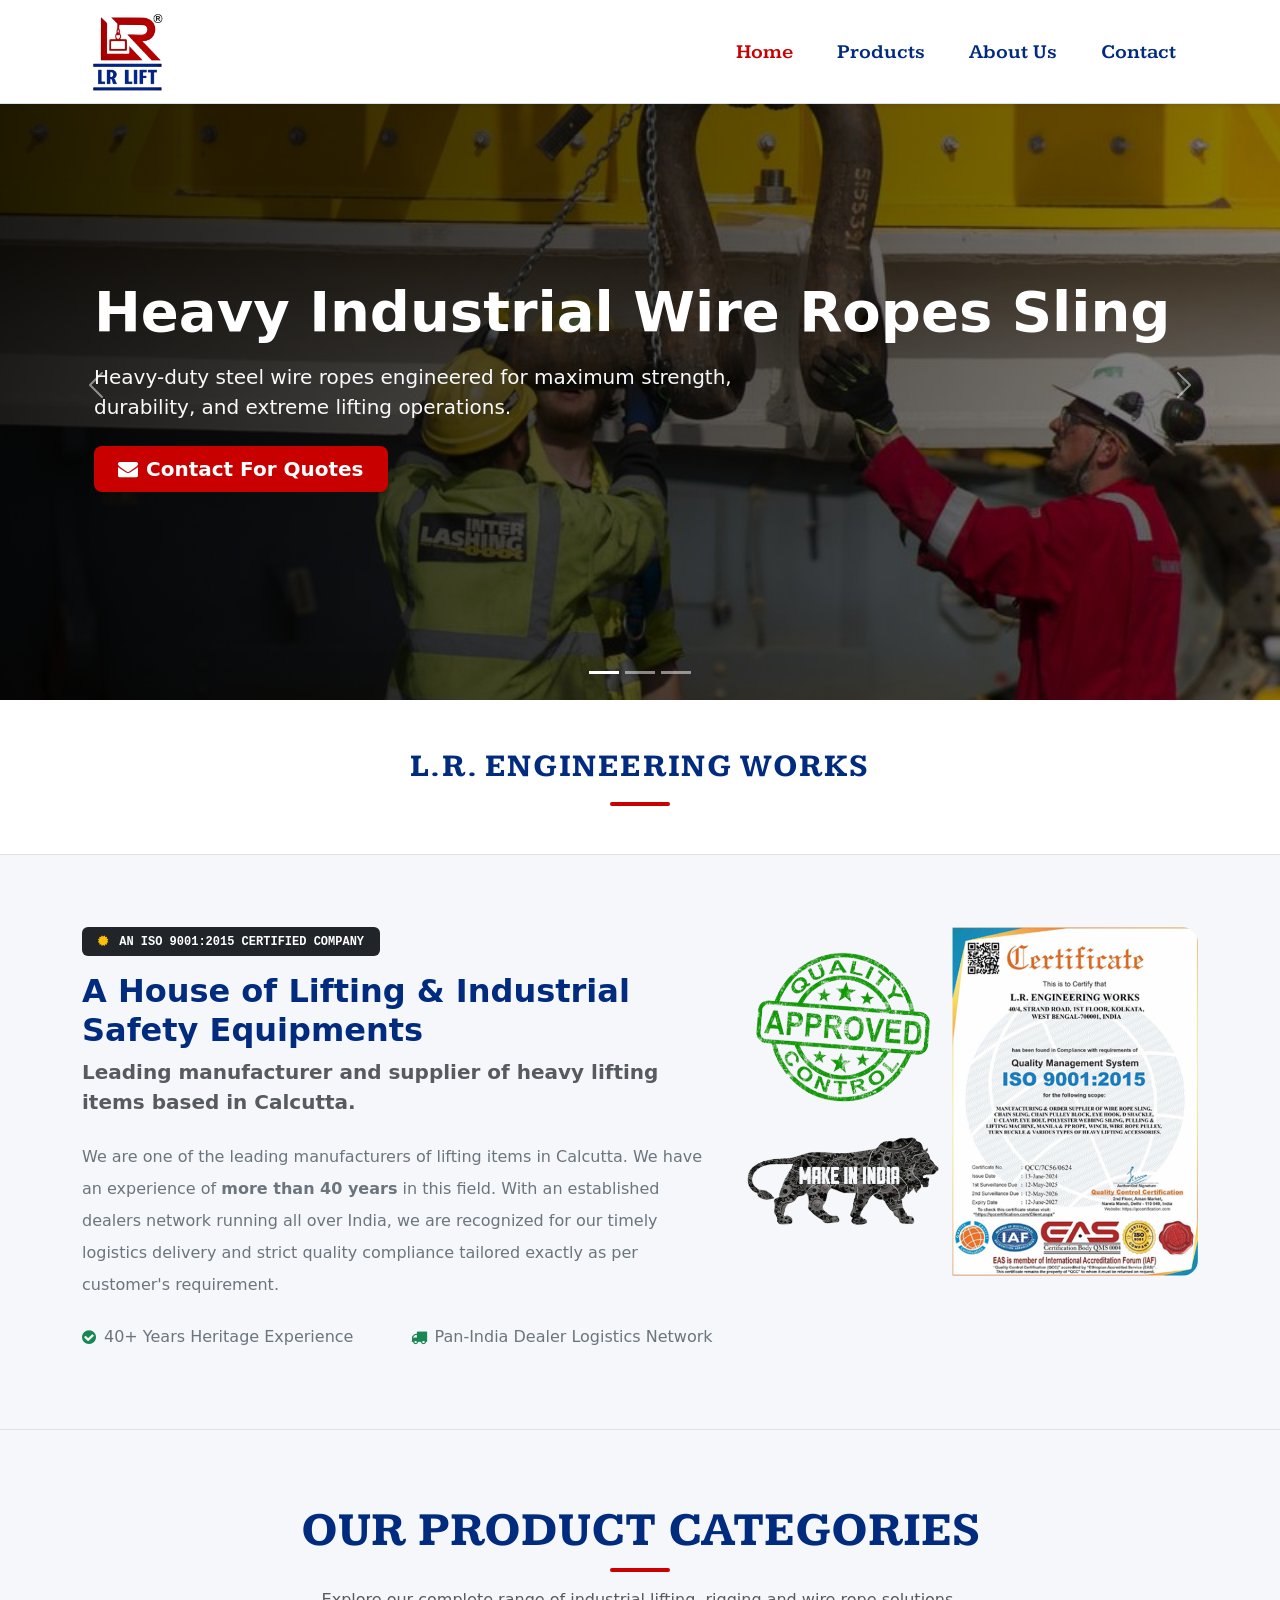
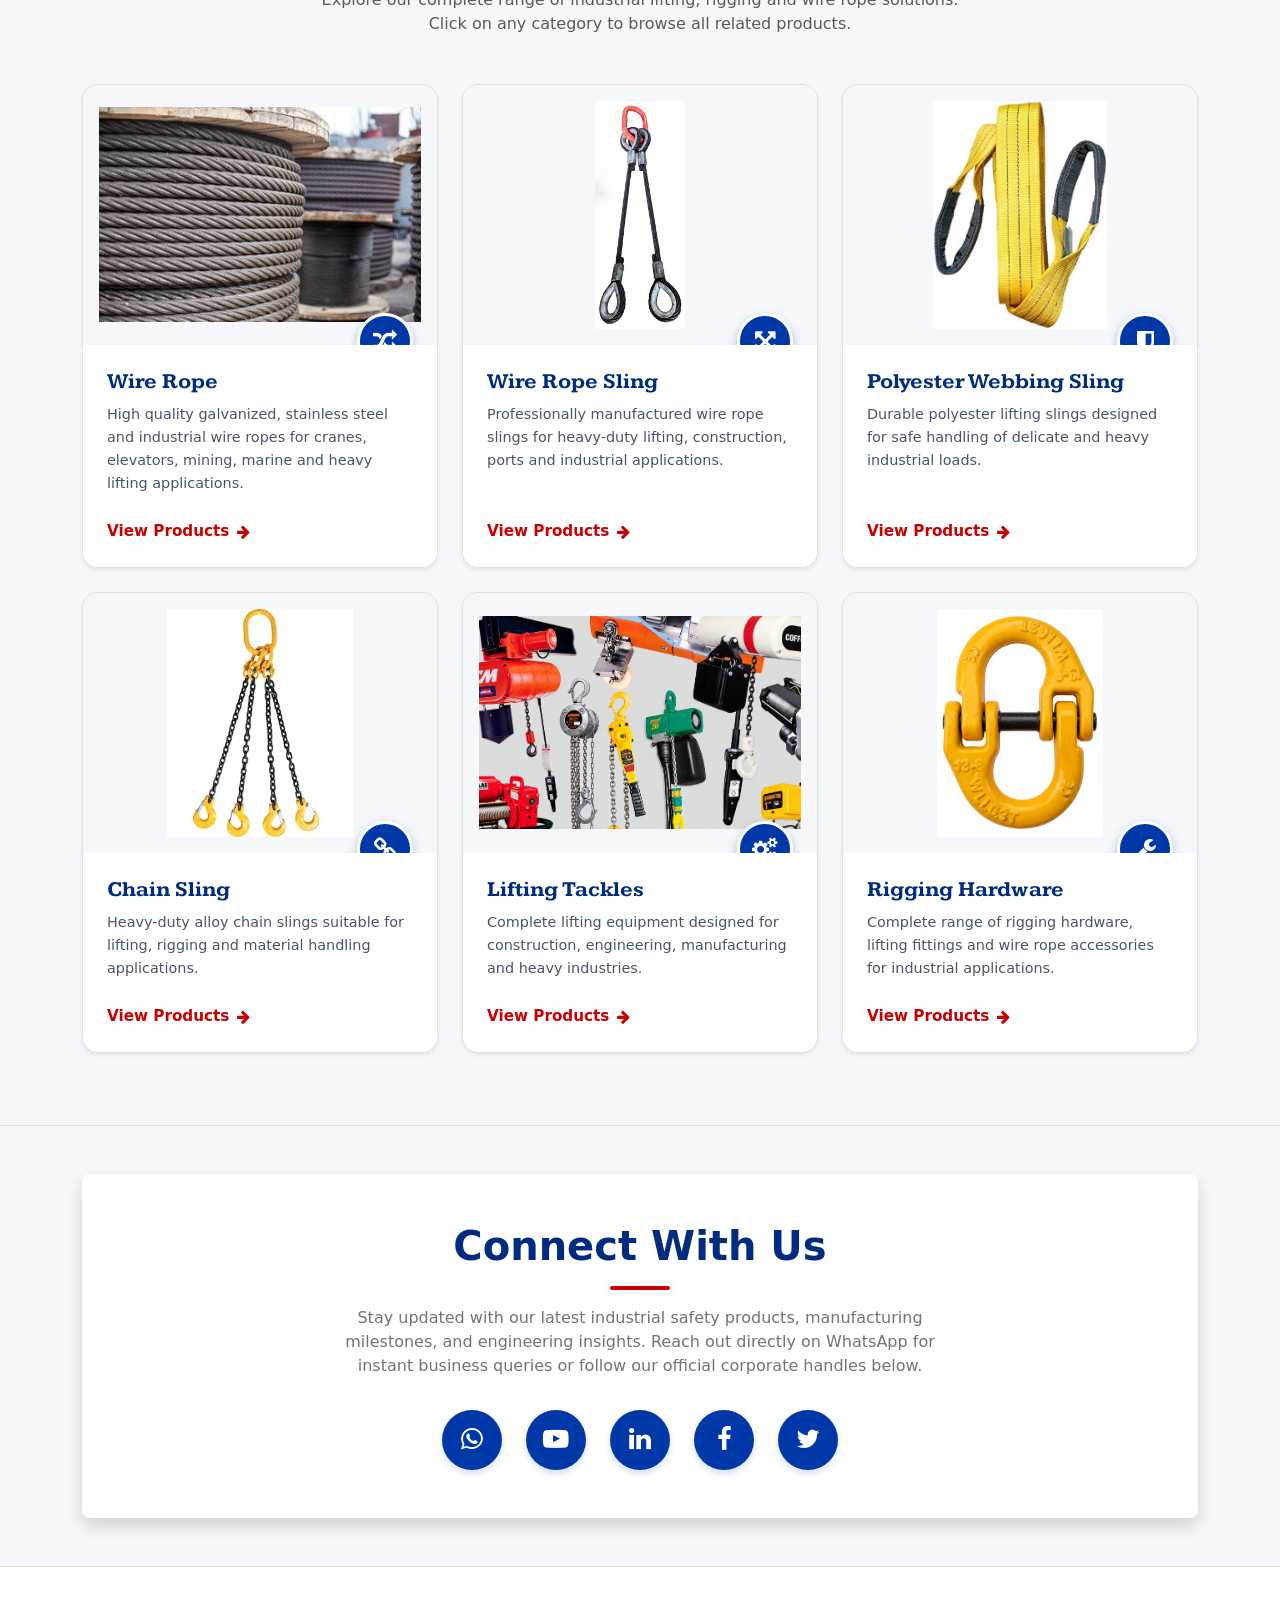
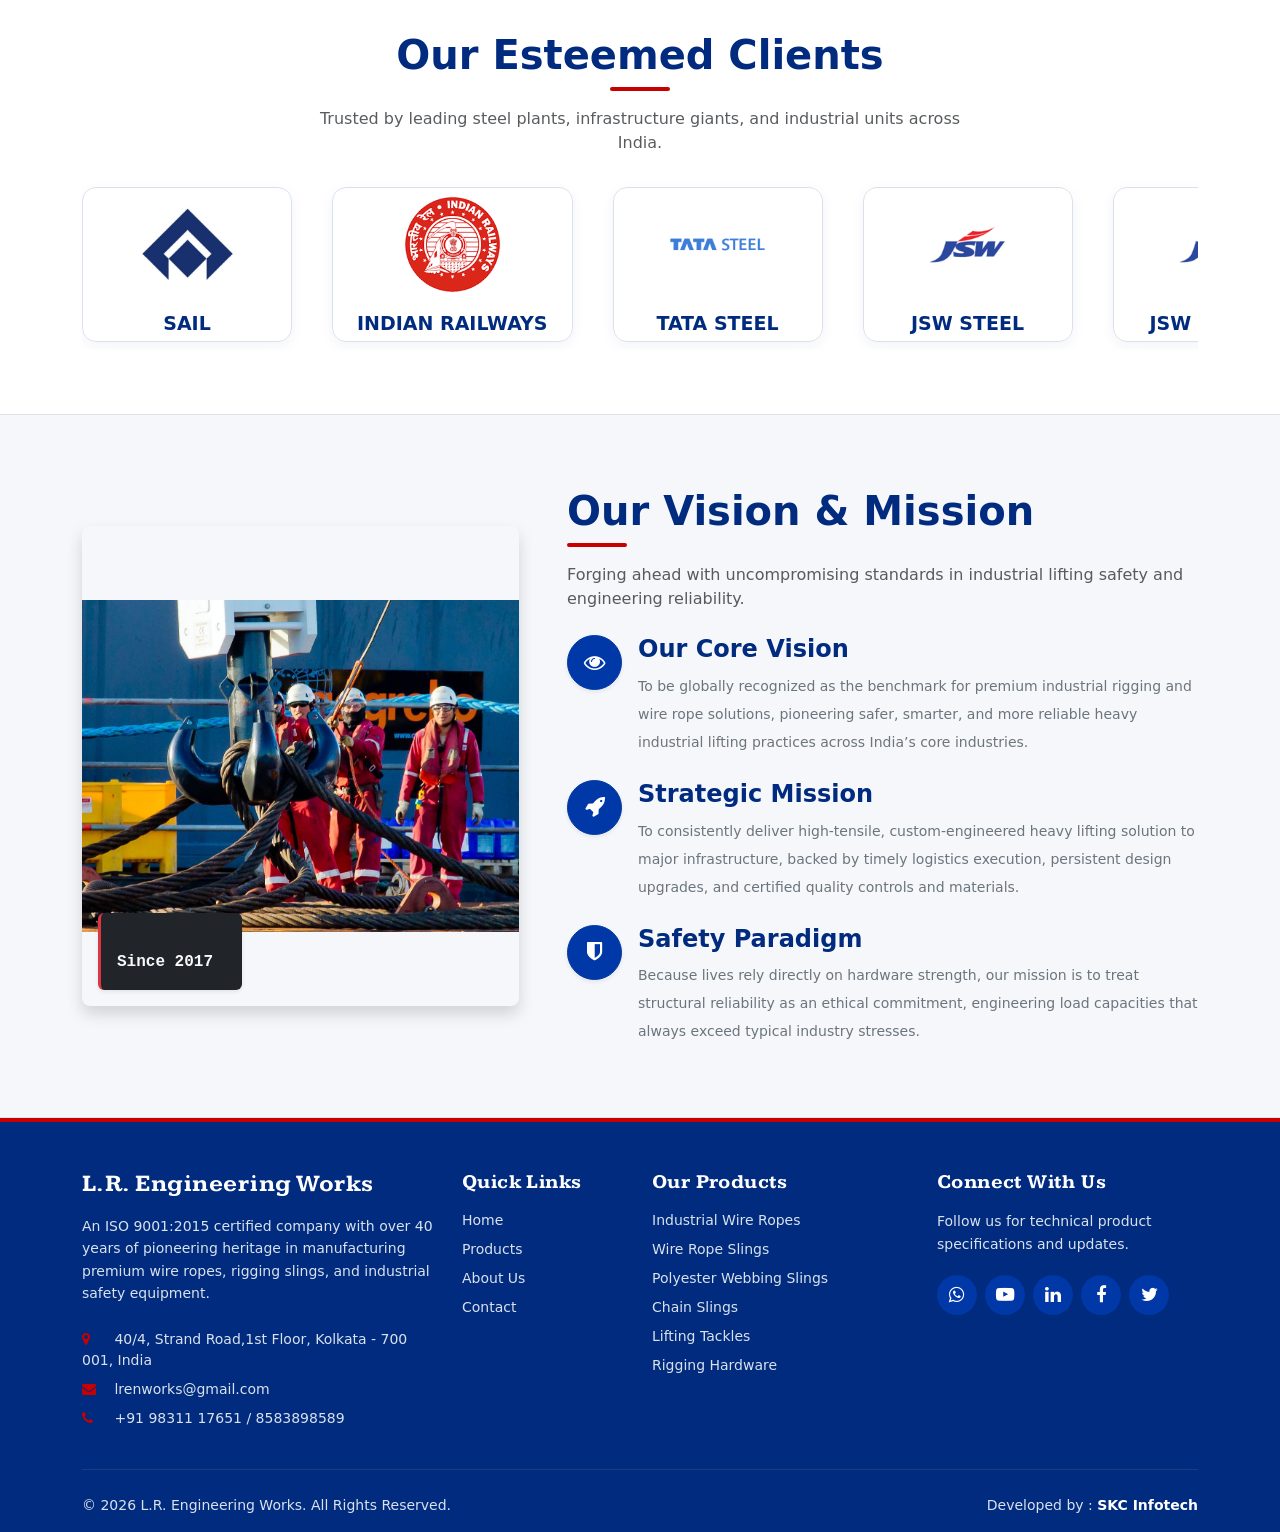
<file: index.html>
<!DOCTYPE html>
<html>

<head>
    <meta charset="utf-8">
    <meta name="viewport" content="width=device-width, initial-scale=1">
    <title>L.R. Engineering Works</title>
    <!-- Bootstrap link CDN -->
    <link href="https://cdn.jsdelivr.net/npm/bootstrap@5.0.2/dist/css/bootstrap.min.css" rel="stylesheet"
        integrity="sha384-EVSTQN3/azprG1Anm3QDgpJLIm9Nao0Yz1ztcQTwFspd3yD65VohhpuuCOmLASjC" crossorigin="anonymous">

    <!-- Internal link of css -->
    <link rel="stylesheet" href="style.css">


    <!-- Google fonts -->
    <link rel="preconnect" href="https://fonts.googleapis.com">
    <link rel="preconnect" href="https://fonts.gstatic.com" crossorigin>
    <link href="https://fonts.googleapis.com/css2?family=Kameron:wght@400..700&display=swap" rel="stylesheet">

    <!-- fafa icons -->
    <link rel="stylesheet" href="https://cdnjs.cloudflare.com/ajax/libs/font-awesome/4.7.0/css/font-awesome.min.css">

</head>

<body>

    <!-- navbar -->

    <nav class="navbar navbar-expand-lg navbar-dark fixed-top custom-navbar shadow-sm">
        <div class="container">
            <a class="navbar-brand py-1" href="index.html">
                <img src="img/lrlogo.png" alt="L.R. Engineering Works Logo" class="navbar-logo">
            </a>

            <button class="navbar-toggler custom-toggler" type="button" data-bs-toggle="collapse"
                data-bs-target="#navbarSupportedContent" aria-controls="navbarSupportedContent" aria-expanded="false"
                aria-label="Toggle navigation">
                <span class="navbar-toggler-icon"></span>
            </button>

            <div class="collapse navbar-collapse" id="navbarSupportedContent">
                <ul class="navbar-nav ms-auto mb-2 mb-lg-0 custom-nav-links">
                    <li class="nav-item">
                        <a class="nav-link active" aria-current="page" href="index.html">Home</a>
                    </li>
                    <li class="nav-item">
                        <a class="nav-link" href="products.html">Products</a>
                    </li>
                    <li class="nav-item">
                        <a class="nav-link" href="about.html">About Us</a>
                    </li>
                    <li class="nav-item">
                        <a class="nav-link" href="contact.html">Contact</a>
                    </li>
                </ul>
            </div>
        </div>
    </nav>





    <div id="heroCarousel" class="carousel slide carousel-fade" data-bs-ride="carousel">
        <div class="carousel-indicators">
            <button type="button" data-bs-target="#heroCarousel" data-bs-slide-to="0" class="active" aria-current="true"
                aria-label="Slide 1"></button>
            <button type="button" data-bs-target="#heroCarousel" data-bs-slide-to="1" aria-label="Slide 2"></button>
            <button type="button" data-bs-target="#heroCarousel" data-bs-slide-to="2" aria-label="Slide 3"></button>
        </div>

        <div class="carousel-inner">
            <div class="carousel-item active" data-bs-interval="5000">
                <img src="img/slide1.jpg" class="d-block w-100 carousel-img" alt="High Quality Wire Ropes">
                <div class="carousel-caption-overlay d-flex align-items-center">
                    <div class="container text-start px-4">
                        <h1 class="display-4 fw-bold text-white mb-3">Heavy Industrial Wire Ropes Sling</h1>
                        <p class="lead text-light mb-4 max-width-text">Heavy-duty steel wire ropes engineered for
                            maximum strength, durability, and extreme lifting operations.</p>
                        <a href="#contact" class="btn btn-accent btn-lg px-4 py-2 fw-semibold">
                            <i class="fa fa-envelope me-2"></i>Contact For Quotes
                        </a>
                    </div>
                </div>
            </div>

            <div class="carousel-item" data-bs-interval="5000">
                <img src="img/slide2.jpg" class="d-block w-100 carousel-img" alt="Certified Wire Rope Slings">
                <div class="carousel-caption-overlay d-flex align-items-center">
                    <div class="container text-start px-4">
                        <h1 class="display-4 fw-bold text-white mb-3">Polyester Webbing Slings</h1>
                        <p class="lead text-light mb-4 max-width-text">Precision-manufactured lifting slings offering excellent flexibility, load stability and surface protection.</p>
                        <a href="#contact" class="btn btn-accent btn-lg px-4 py-2 fw-semibold">
                            <i class="fa fa-phone me-2"></i>Get In Touch With Us
                        </a>
                    </div>
                </div>
            </div>

            <div class="carousel-item" data-bs-interval="5000">
                <img src="img/slide3.jpg" class="d-block w-100 carousel-img" alt="Heavy Rigging Hardware">
                <div class="carousel-caption-overlay d-flex align-items-center">
                    <div class="container text-start px-4">
                        <h1 class="display-4 fw-bold text-white mb-3">Heavy Duty Rigging Hardware</h1>
                        <p class="lead text-light mb-4 max-width-text">Shackles, turnbuckles, hooks, and links built to
                            meet global safety standards under high structural loads.</p>
                        <a href="#contact" class="btn btn-accent btn-lg px-4 py-2 fw-semibold">
                            <i class="fa fa-info-circle me-2"></i>Request Catalog
                        </a>
                    </div>
                </div>
            </div>
        </div>

        <button class="carousel-control-prev" type="button" data-bs-target="#heroCarousel" data-bs-slide="prev">
            <span class="carousel-control-prev-icon" aria-hidden="true"></span>
            <span class="visually-hidden">Previous</span>
        </button>
        <button class="carousel-control-next" type="button" data-bs-target="#heroCarousel" data-bs-slide="next">
            <span class="carousel-control-next-icon" aria-hidden="true"></span>
            <span class="visually-hidden">Next</span>
        </button>
    </div>


    <!-- Company name -->
    <section id="company-branding-banner" class="py-5 bg-white border-bottom">
        <div class="container text-center">
            <div class="row justify-content-center">
                <div class="col-10 col-md-8">

                    <h1 class="fw-bold text-dark text-uppercase tracking-wide fs-2 display-md-4 mb-3">
                        L.R. Engineering Works
                    </h1>

                    <div class="accent-line mx-auto"></div>

                </div>
            </div>
        </div>
    </section>






    <!-- About -->
    <section class="py-5 bg-light border-bottom">
        <div class="container py-4">
            <div class="row g-4 align-items-stretch">

                <div class="col-lg-7 d-flex flex-column justify-content-center">
                    <div class="mb-3">
                        <span class="badge bg-dark px-3 py-2 text-uppercase tracking-wider font-monospace">
                            <i class="fa fa-certificate text-warning me-1"></i> AN ISO 9001:2015 Certified Company
                        </span>
                    </div>
                    <h2 class="fw-bold text-dark mb-2">A House of Lifting & Industrial Safety Equipments</h2>
                    <p class="text-muted fw-semibold mb-4 fs-5">Leading manufacturer and supplier of heavy lifting items
                        based in Calcutta.</p>

                    <p class="text-secondary lh-lg mb-4">
                        We are one of the leading manufacturers of lifting items in Calcutta. We have an experience of
                        <strong>more than 40 years</strong> in this field. With an established dealers network running
                        all over India, we are recognized for our timely logistics delivery and strict quality
                        compliance tailored exactly as per customer's requirement.
                    </p>

                    <div class="row g-3 text-secondary mb-2">
                        <div class="col-sm-6">
                            <div class="d-flex align-items-center gap-2">
                                <i class="fa fa-check-circle text-success"></i>
                                <span>40+ Years Heritage Experience</span>
                            </div>
                        </div>
                        <div class="col-sm-6">
                            <div class="d-flex align-items-center gap-2">
                                <i class="fa fa-truck text-success"></i>
                                <span>Pan-India Dealer Logistics Network</span>
                            </div>
                        </div>
                    </div>
                </div>
                <div class="col-lg-5">
                    <div class="position-relative rounded-4 overflow-hidden">
                        <img src="img/about-page.png" class="img-fluid w-100 object-cover"
                            alt="L.R. Engineering Works Workshop" style=" object-fit: contain;">
                        <!-- <div class="position-absolute bottom-0 start-0 w-100 p-3 bg-dark bg-opacity-75 text-white">
                            <span class="fw-semibold small"><i class="fa fa-certificate text-accent me-2"></i>ISO
                                9001:2015 Certified Manufacturing Facility</span>
                        </div> -->
                    </div>
                </div>
<!-- 
                <div class="col-lg-5">
                    <div
                        class="card h-100 border-0 shadow-sm p-4 bg-white rounded-3 d-flex flex-column justify-content-between zoom-card">
                        <div>
                            <h4 class="fw-bold text-dark mb-3 pb-2 border-bottom">
                                <i class="fa fa-industry text-secondary me-2"></i>Trusted Supplier To:
                            </h4>
                            <ul class="list-group list-group-flush credentials-list">
                                <li class="list-group-item px-0 d-flex align-items-center gap-2">
                                    <i class="fa fa-caret-right text-accent"></i> TATA Steel Ltd. &amp; TATA Steel BSL
                                    Ltd.
                                </li>
                                <li class="list-group-item px-0 d-flex align-items-center gap-2">
                                    <i class="fa fa-caret-right text-accent"></i> Bhushan Steel &amp; Bhushan Power and
                                    Steel Ltd.
                                </li>
                                <li class="list-group-item px-0 d-flex align-items-center gap-2">
                                    <i class="fa fa-caret-right text-accent"></i> Sunflag Iron and Steel Ltd.
                                </li>
                                <li class="list-group-item px-0 d-flex align-items-center gap-2">
                                    <i class="fa fa-caret-right text-accent"></i> Rungta Mines Ltd.
                                </li>
                                <li class="list-group-item px-0 d-flex align-items-center gap-2">
                                    <i class="fa fa-caret-right text-accent"></i> Skipper India Ltd.
                                </li>
                            </ul>
                        </div>
                        <div class="mt-4 pt-3 bg-light p-3 rounded text-center border">
                            <span class="small fw-semibold text-muted">Strict adherence to national and international
                                structural safety regulations.</span>
                        </div>
                    </div>
                </div> -->

            </div>
        </div>
    </section>




    <!-- Products -->

    <!-- Product Categories Section -->
    <section id="product-categories" class="category-section py-5 border-bottom">
        <div class="container py-4">
            <div class="text-center mb-5">
                <h2 class="fw-bold text-dark display-5 mb-2 text-uppercase" style="font-family: var(--font-heading);">
                    Our Product Categories</h2>
                <div class="accent-line mx-auto mb-3"></div>
                <p class="text-muted max-width-text mx-auto">Explore our complete range of industrial lifting, rigging
                    and wire rope solutions. Click on any category to browse all related products.</p>
            </div>

            <div class="row g-4">
                <!-- Category 1: Wire Rope -->
                <div class="col-lg-4 col-md-6 col-12">
                    <div class="card h-100 category-card border-0 shadow-sm position-relative">
                        <div class="category-img-container">
                            <img src="img/product/main-wire-rope.jpg" class="category-img" alt="Wire Rope" loading="lazy">
                            <div class="category-icon-overlay">
                                <i class="fa fa-random"></i>
                            </div>
                        </div>
                        <div class="card-body p-4 bg-white d-flex flex-column justify-content-between">
                            <div>
                                <div class="d-flex justify-content-between align-items-center mb-2">
                                    <h3 class="category-title mb-0">Wire Rope</h3>
                                </div>
                                <p class="category-desc mb-4">High quality galvanized, stainless steel and industrial
                                    wire ropes for cranes, elevators, mining, marine and heavy lifting applications.</p>
                            </div>
                            <div class="mt-auto">
                                <a href="wire-rope.html" class="btn-category-view stretched-link">
                                    View Products <i class="fa fa-arrow-right"></i>
                                </a>
                            </div>
                        </div>
                    </div>
                </div>

                <!-- Category 2: Wire Rope Sling -->
                <div class="col-lg-4 col-md-6 col-12">
                    <div class="card h-100 category-card border-0 shadow-sm position-relative">
                        <div class="category-img-container">
                            <img src="new-img/2-leg-wire-rope-sling.png" class="category-img" alt="Wire Rope Sling"
                                loading="lazy">
                            <div class="category-icon-overlay">
                                <i class="fa fa-arrows-alt"></i>
                            </div>
                        </div>
                        <div class="card-body p-4 bg-white d-flex flex-column justify-content-between">
                            <div>
                                <div class="d-flex justify-content-between align-items-center mb-2">
                                    <h3 class="category-title mb-0">Wire Rope Sling</h3>
                                </div>
                                <p class="category-desc mb-4">Professionally manufactured wire rope slings for
                                    heavy-duty lifting, construction, ports and industrial applications.</p>
                            </div>
                            <div class="mt-auto">
                                <a href="wire-rope-sling.html" class="btn-category-view stretched-link">
                                    View Products <i class="fa fa-arrow-right"></i>
                                </a>
                            </div>
                        </div>
                    </div>
                </div>

                <!-- Category 3: Polyester Webbing Sling -->
                <div class="col-lg-4 col-md-6 col-12">
                    <div class="card h-100 category-card border-0 shadow-sm position-relative">
                        <div class="category-img-container">
                            <img src="new-img/ratchet-belt.png" class="category-img" alt="Polyester Webbing Sling"
                                loading="lazy">
                            <div class="category-icon-overlay">
                                <i class="fa fa-shield"></i>
                            </div>
                        </div>
                        <div class="card-body p-4 bg-white d-flex flex-column justify-content-between">
                            <div>
                                <div class="d-flex justify-content-between align-items-center mb-2">
                                    <h3 class="category-title mb-0">Polyester Webbing Sling</h3>
                                </div>
                                <p class="category-desc mb-4">Durable polyester lifting slings designed for safe
                                    handling of delicate and heavy industrial loads.</p>
                            </div>
                            <div class="mt-auto">
                                <a href="polyester-webbing-sling.html" class="btn-category-view stretched-link">
                                    View Products <i class="fa fa-arrow-right"></i>
                                </a>
                            </div>
                        </div>
                    </div>
                </div>

                <!-- Category 4: Chain Sling -->
                <div class="col-lg-4 col-md-6 col-12">
                    <div class="card h-100 category-card border-0 shadow-sm position-relative">
                        <div class="category-img-container">
                            <img src="new-img/4-leg-chain-sling.png" class="category-img" alt="Chain Sling"
                                loading="lazy">
                            <div class="category-icon-overlay">
                                <i class="fa fa-link"></i>
                            </div>
                        </div>
                        <div class="card-body p-4 bg-white d-flex flex-column justify-content-between">
                            <div>
                                <div class="d-flex justify-content-between align-items-center mb-2">
                                    <h3 class="category-title mb-0">Chain Sling</h3>
                                </div>
                                <p class="category-desc mb-4">Heavy-duty alloy chain slings suitable for lifting,
                                    rigging and material handling applications.</p>
                            </div>
                            <div class="mt-auto">
                                <a href="chain-sling.html" class="btn-category-view stretched-link">
                                    View Products <i class="fa fa-arrow-right"></i>
                                </a>
                            </div>
                        </div>
                    </div>
                </div>

                <!-- Category 5: Lifting Tackles -->
                <div class="col-lg-4 col-md-6 col-12">
                    <div class="card h-100 category-card border-0 shadow-sm position-relative">
                        <div class="category-img-container">
                            <img src="img/product/lifting-tackles-overview.png" class="category-img" alt="Lifting Tackles" loading="lazy">
                            <div class="category-icon-overlay">
                                <i class="fa fa-cogs"></i>
                            </div>
                        </div>
                        <div class="card-body p-4 bg-white d-flex flex-column justify-content-between">
                            <div>
                                <div class="d-flex justify-content-between align-items-center mb-2">
                                    <h3 class="category-title mb-0">Lifting Tackles</h3>
                                </div>
                                <p class="category-desc mb-4">Complete lifting equipment designed for construction,
                                    engineering, manufacturing and heavy industries.</p>
                            </div>
                            <div class="mt-auto">
                                <a href="lifting-tackles.html" class="btn-category-view stretched-link">
                                    View Products <i class="fa fa-arrow-right"></i>
                                </a>
                            </div>
                        </div>
                    </div>
                </div>

                <!-- Category 6: Rigging Hardware -->
                <div class="col-lg-4 col-md-6 col-12">
                    <div class="card h-100 category-card border-0 shadow-sm position-relative">
                        <div class="category-img-container">
                            <img src="new-img/chain-connector.png" class="category-img" alt="Rigging Hardware" loading="lazy">
                            <div class="category-icon-overlay">
                                <i class="fa fa-wrench"></i>
                            </div>
                        </div>
                        <div class="card-body p-4 bg-white d-flex flex-column justify-content-between">
                            <div>
                                <div class="d-flex justify-content-between align-items-center mb-2">
                                    <h3 class="category-title mb-0">Rigging Hardware</h3>
                                </div>
                                <p class="category-desc mb-4">Complete range of rigging hardware, lifting fittings and
                                    wire rope accessories for industrial applications.</p>
                            </div>
                            <div class="mt-auto">
                                <a href="rigging-hardware.html" class="btn-category-view stretched-link">
                                    View Products <i class="fa fa-arrow-right"></i>
                                </a>
                            </div>
                        </div>
                    </div>
                </div>
            </div>
        </div>
    </section>

    <!-- SOCIAL CONNECT -->
    <section id="social-connect" class="py-5 bg-light border-bottom">
        <div class="container">
            <div class="card border-0 shadow p-4 p-md-5 bg-white text-center rounded-3">
                <div class="row justify-content-center">
                    <div class="col-lg-8">
                        <h2 class="fw-bold text-dark display-6 mb-3">Connect With Us</h2>
                        <div class="accent-line mx-auto mb-3"></div>
                        <p class="text-secondary mb-4 px-md-3">
                            Stay updated with our latest industrial safety products, manufacturing milestones, and
                            engineering insights. Reach out directly on WhatsApp for instant business queries or follow
                            our official corporate handles below.
                        </p>
                        <div class="d-flex flex-wrap justify-content-center gap-4 align-items-center pt-2">
                            <a href="https://wa.me/yournumber" target="_blank" class="social-btn sb-whatsapp"
                                title="Chat on WhatsApp"><i class="fa fa-whatsapp"></i></a>
                            <a href="https://youtube.com/yourchannel" target="_blank" class="social-btn sb-youtube"
                                title="Watch on YouTube"><i class="fa fa-youtube-play"></i></a>
                            <a href="https://linkedin.com/company/yourcompany" target="_blank"
                                class="social-btn sb-linkedin" title="Connect on LinkedIn"><i
                                    class="fa fa-linkedin"></i></a>
                            <a href="https://facebook.com/yourpage" target="_blank" class="social-btn sb-facebook"
                                title="Follow on Facebook"><i class="fa fa-facebook"></i></a>
                            <a href="https://twitter.com/yourhandle" target="_blank" class="social-btn sb-twitter"
                                title="Follow on X"><i class="fa fa-twitter"></i></a>
                        </div>
                    </div>
                </div>
            </div>
        </div>
    </section>

    <!-- OUR CLIENTS -->
    <section id="our-clients" class="py-5 bg-white overflow-hidden border-bottom">
        <div class="container py-3">
            <div class="text-center mb-4">
                <h2 class="fw-bold text-dark display-6 mb-2">Our Esteemed Clients</h2>
                <div class="accent-line mx-auto mb-3"></div>
                <p class="text-muted max-width-text mx-auto">Trusted by leading steel plants, infrastructure giants, and
                    industrial units across India.</p>
            </div>

            <div class="client-marquee-container py-2">
                <div class="client-marquee-track">
                    <!-- SAIL -->
                    <div class="client-logo-card" title="Steel Authority of India Limited">
                        <img src="img/sail.jpg" alt="SAIL">
                        <p>SAIL</p>
                    </div>

                    <!-- Indian Railways -->
                    <div class="client-logo-card" title="Indian Railways">
                        <img src="img/rail.png" alt="Indian Railways">
                        <p>INDIAN RAILWAYS</p>
                    </div>

                    <!-- Tata Steel -->
                    <div class="client-logo-card" title="Tata Steel Limited">
                        <img src="img/tata-steel.png" alt="Tata Steel">
                        <p>TATA STEEL</p>
                    </div>

                    <!-- JSW Steel -->
                    <div class="client-logo-card" title="JSW Steel">
                        <img src="img/jsw.png" alt="JSW Steel">
                        <p>JSW STEEL</p>
                    </div>

                    <!-- JSW Cement -->
                    <div class="client-logo-card" title="JSW Cement">
                        <img src="img/jsw.png" alt="JSW Cement">
                        <p>JSW CEMENT</p>
                    </div>

                    <!-- Shiva Cement -->
                    <div class="client-logo-card" title="Shiva Cement Limited">
                        <img src="img/shiva.jpg" alt="Shiva Cement">
                        <p>SHIVA CEMENT</p>
                    </div>

                    <!-- Sunflag Steel -->
                    <div class="client-logo-card" title="Sunflag Iron & Steel Co Ltd">
                        <img src="img/sunflag" alt="Sunflag Steel">
                        <p>SUNFLAG STEEL</p>
                    </div>

                    <!-- Electrosteel -->
                    <div class="client-logo-card" title="Electrosteel Castings Ltd">
                        <img src="img/elec.png" alt="Electrosteel">
                        <p>ELECTROSTEEL</p>
                    </div>

                    <!-- NF Forging -->
                    <div class="client-logo-card" title="NF Forging">
                        <img src="img/nf_forgings_logo.jfif" alt="Electrosteel">
                        <p>NF FORGING</p>
                    </div>

                    <!-- Century Ply -->
                    <div class="client-logo-card" title="Century Plyboards India Ltd">
                        <img src="img/centuryply.png" alt="Century Ply">
                        <p>CENTURY PLY</p>
                    </div>

                    <!-- Alloy Steel Plant -->
                    <div class="client-logo-card" title="Alloy Steel Plant">
                        <img src="img/sail.jpg" alt="Alloy Steel Plant">
                        <p>ALLOY STEEL PLANT</p>
                    </div>

                    <!-- Coal India -->
                    <div class="client-logo-card" title="Coal India Limited">
                        <img src="img/aaxy2sh85.webp" alt="Coal India">
                        <p>COAL INDIA</p>
                    </div>

                    <!-- NALCO -->
                    <div class="client-logo-card" title="National Aluminium Company Ltd">
                        <img src="img/nalco.jfif" alt="NALCO">
                        <p>NALCO</p>
                    </div>

                    <!-- Bhushan Steel -->
                    <div class="client-logo-card" title="Bhushan Steel Ltd">
                        <img src="img/bhushan.png" alt="Bhushan Steel">
                        <p>BHUSHAN STEEL</p>
                    </div>

                    <!-- Rungta Mines -->
                    <div class="client-logo-card" title="Rungta Mines Ltd">
                        <img src="img/rungta.png" alt="Electrosteel">
                        <p>RUNGTA MINES</p>
                    </div>

                    <!-- Skipper India -->
                    <div class="client-logo-card" title="Skipper India Ltd">
                        <img src="img/skipper.jfif" alt="Electrosteel">
                        <p>SKIPPER INDIA</p>
                    </div>

                    <!-- Seamless Loop Duplicate -->
                    <div class="client-logo-card" title="Steel Authority of India Limited">
                        <img src="img/sail.jpg" alt="SAIL">
                        <p>SAIL</p>
                    </div>
                    <div class="client-logo-card" title="Indian Railways">
                        <img src="img/rail.png" alt="Indian Railways">
                        <p>INDIAN RAILWAYS</p>
                    </div>
                    <div class="client-logo-card" title="Tata Steel Limited">
                        <img src="img/tata-steel.png" alt="Tata Steel">
                        <p>TATA STEEL</p>
                    </div>
                    <div class="client-logo-card" title="JSW Steel">
                        <img src="img/jsw.png" alt="JSW Steel">
                        <p>JSW STEEL</p>
                    </div>
                    <div class="client-logo-card" title="JSW Cement">
                        <img src="img/jsw.png" alt="JSW Cement">
                        <p>JSW CEMENT</p>
                    </div>
                    <div class="client-logo-card" title="Shiva Cement Limited">
                        <img src="img/shiva.jpg" alt="Shiva Cement">
                        <p>SHIVA CEMENT</p>
                    </div>
                    <div class="client-logo-card" title="Sunflag Steel">
                        <img src="img/sunflag" alt="Sunflag Steel">
                        <p>SUNFLAG STEEL</p>
                    </div>
                    <div class="client-logo-card" title="Electrosteel Castings Ltd">
                        <img src="img/elec.png" alt="Electrosteel">
                        <p>ELECTROSTEEL</p>
                    </div>
                    <div class="client-logo-card" title="NF Forging">
                        <img src="img/nf_forgings_logo.jfif" alt="NF Forging">
                        <p>NF FORGING</p>
                    </div>
                    <div class="client-logo-card" title="Century Plyboards India Ltd">
                        <img src="img/centuryply.png" alt="Electrosteel">
                        <p>CENTURY PLY</p>
                    </div>
                    <div class="client-logo-card" title="Alloy Steel Plant">
                        <img src="img/alloy.jfif" alt="Alloy Steel Plant">
                        <p>ALLOY STEEL PLANT</p>
                    </div>
                    <div class="client-logo-card" title="Coal India Limited">
                        <img src="img/aaxy2sh85.webp" alt="Coal India">
                        <p>COAL INDIA</p>
                    </div>
                    <div class="client-logo-card" title="National Aluminium Company Ltd">
                        <img src="img/nalco.jfif" alt="NALCO">
                        <p>NALCO</p>
                    </div>
                    <div class="client-logo-card" title="Bhushan Steel Ltd">
                        <img src="img/bhushan.png" alt="Bhushan Steel">
                        <p>BHUSHAN STEEL</p>
                    </div>
                    <div class="client-logo-card" title="Rungta Mines Ltd">
                        <img src="img/rungta.png" alt="Electrosteel">
                        <p>RUNGTA MINES</p>
                    </div>
                    <div class="client-logo-card" title="Skipper India Ltd">
                        <img src="img/elec.png" alt="Electrosteel">
                        <p>SKIPPER INDIA</p>
                    </div>
                </div>
            </div>
        </div>
    </section>

    <!-- OUR VISION & MISSION -->
    <section id="our-vision" class="py-5 bg-light border-bottom">
        <div class="container py-4">
            <div class="row g-5 align-items-center">
                <div class="col-lg-5">
                    <div class="vision-img-frame position-relative rounded-3 shadow">
                        <img src="img/slide3.jpg" alt="L.R. Engineering Works Vision"
                            class="img-fluid rounded-3 vision-hero-img">
                        <div
                            class="vision-badge p-3 bg-dark text-white rounded position-absolute bottom-0 start-0 m-3 shadow-sm font-monospace border-start border-danger border-3">
                            <span class="d-block small text-muted text-uppercase">Est. Heritage</span>
                            <strong class="text-light">Since 2017</strong>
                        </div>
                    </div>
                </div>

                <div class="col-lg-7">
                    <div class="mb-4">
                        <h2 class="fw-bold text-dark display-6 mb-2">Our Vision &amp; Mission</h2>
                        <div class="accent-line mb-3"></div>
                        <p class="text-muted">Forging ahead with uncompromising standards in industrial lifting safety
                            and engineering reliability.</p>
                    </div>

                    <div class="d-flex align-items-start gap-3 mb-4 vision-block">
                        <div
                            class="vision-icon-box bg-white text-center shadow-sm rounded-circle d-flex align-items-center justify-content-center flex-shrink-0">
                            <i class="fa fa-eye text-accent"></i>
                        </div>
                        <div>
                            <h4 class="fw-bold text-dark mb-2">Our Core Vision</h4>
                            <p class="text-secondary small lh-lg mb-0">To be globally recognized as the benchmark for premium industrial rigging and wire rope
solutions, pioneering safer, smarter, and more reliable heavy industrial lifting practices
across India’s core industries.
                            </p>
                        </div>
                    </div>

                    <div class="d-flex align-items-start gap-3 mb-4 vision-block">
                        <div
                            class="vision-icon-box bg-white text-center shadow-sm rounded-circle d-flex align-items-center justify-content-center flex-shrink-0">
                            <i class="fa fa-rocket text-accent"></i>
                        </div>
                        <div>
                            <h4 class="fw-bold text-dark mb-2">Strategic Mission</h4>
                            <p class="text-secondary small lh-lg mb-0">
                              To consistently deliver high-tensile, custom-engineered heavy lifting solution to major
infrastructure, backed by timely logistics execution, persistent design upgrades, and certified
quality controls and materials.
                            </p>
                        </div>
                    </div>

                    <div class="d-flex align-items-start gap-3 vision-block">
                        <div
                            class="vision-icon-box bg-white text-center shadow-sm rounded-circle d-flex align-items-center justify-content-center flex-shrink-0">
                            <i class="fa fa-shield text-accent"></i>
                        </div>
                        <div>
                            <h4 class="fw-bold text-dark mb-2">Safety Paradigm</h4>
                            <p class="text-secondary small lh-lg mb-0">
                                Because lives rely directly on hardware strength, our mission is to treat structural reliability
as an ethical commitment, engineering load capacities that always exceed typical industry
stresses.
                            </p>
                        </div>
                    </div>
                </div>
            </div>
        </div>
    </section>
    <!-- Footer -->
    <footer id="contact" class="custom-footer pt-5 pb-3">
        <div class="container">
            <div class="row g-4 mb-4">

                <div class="col-lg-4 col-md-6">
                    <h4 class="footer-heading mb-3 text-white">L.R. Engineering Works</h4>
                    <p class="footer-text small mb-4">
                        An ISO 9001:2015 certified company with over 40 years of pioneering heritage in manufacturing
                        premium wire ropes, rigging slings, and industrial safety equipment.
                    </p>
                    <ul class="list-unstyled footer-contact-info small">
                        <li class="mb-2"><i class="fa fa-map-marker text-accent me-2"></i> 40/4, Strand Road,1st Floor,
                            Kolkata - 700 001, India</li>
                        <li class="mb-2"><i class="fa fa-envelope text-accent me-2"></i> lrenworks@gmail.com</li>
                        <li><i class="fa fa-phone text-accent me-2"></i> +91 98311 17651 / 8583898589</li>
                    </ul>
                </div>

                <div class="col-lg-2 col-md-6 col-6">
                    <h5 class="footer-heading mb-3 text-white">Quick Links</h5>
                    <ul class="list-unstyled footer-links small">
                        <li class="mb-2"><a href="index.html">Home</a></li>
                        <li class="mb-2"><a href="products.html">Products</a></li>
                        <li class="mb-2"><a href="about.html">About Us</a></li>
                        <li><a href="#contact">Contact</a></li>
                    </ul>
                </div>

                <div class="col-lg-3 col-md-6 col-6">
                    <h5 class="footer-heading mb-3 text-white">Our Products</h5>
                    <ul class="list-unstyled footer-links small">
                        <li class="mb-2"><a href="wire-rope.html">Industrial Wire Ropes</a></li>
                        <li class="mb-2"><a href="wire-rope-sling.html">Wire Rope Slings</a></li>
                        <li class="mb-2"><a href="polyester-webbing-sling.html">Polyester Webbing Slings</a></li>
                        <li class="mb-2"><a href="chain-sling.html">Chain Slings</a></li>
                        <li class="mb-2"><a href="lifting-tackles.html">Lifting Tackles</a></li>
                        <li class="mb-2"><a href="rigging-hardware.html">Rigging Hardware</a></li>
                    </ul>
                </div>

                <div class="col-lg-3 col-md-6">
                    <h5 class="footer-heading mb-3 text-white">Connect With Us</h5>
                    <p class="footer-text small mb-3">Follow us for technical product specifications and updates.</p>

                    <div class="d-flex flex-wrap gap-2 pt-1 footer-social-grid">
                        <a href="https://wa.me/yournumber" target="_blank" class="f-social-btn fsb-whatsapp"
                            title="WhatsApp"><i class="fa fa-whatsapp"></i></a>
                        <a href="https://youtube.com/yourchannel" target="_blank" class="f-social-btn fsb-youtube"
                            title="YouTube"><i class="fa fa-youtube-play"></i></a>
                        <a href="https://linkedin.com/company/yourcompany" target="_blank"
                            class="f-social-btn fsb-linkedin" title="LinkedIn"><i class="fa fa-linkedin"></i></a>
                        <a href="https://facebook.com/yourpage" target="_blank" class="f-social-btn fsb-facebook"
                            title="Facebook"><i class="fa fa-facebook"></i></a>
                        <a href="https://twitter.com/yourhandle" target="_blank" class="f-social-btn fsb-twitter"
                            title="Twitter"><i class="fa fa-twitter"></i></a>
                    </div>
                </div>

            </div>

            <hr class="border-secondary my-4 opacity-25">

            <div class="row align-items-center g-2 footer-credits-row small">
                <div class="col-md-6 text-center text-md-start">
                    <p class="mb-0 footer-text">&copy; 2026 L.R. Engineering Works. All Rights Reserved.</p>
                </div>
                <div class="col-md-6 text-center text-md-end">
                    <p class="mb-0 footer-text">
                        Developed by : <a href="https://skcinfotech.in/" target="_blank"
                            class="agency-link fw-semibold">SKC Infotech</a>
                    </p>
                </div>
            </div>
        </div>
    </footer>

    <script src="https://cdn.jsdelivr.net/npm/bootstrap@5.0.2/dist/js/bootstrap.bundle.min.js"
        integrity="sha384-MrcW6ZMFYlzcLA8Nl+NtUVF0sA7MsXsP1UyJoMp4YLEuNSfAP+JcXn/tWtIaxVXM"
        crossorigin="anonymous"></script>
</body>

</html>
</file>
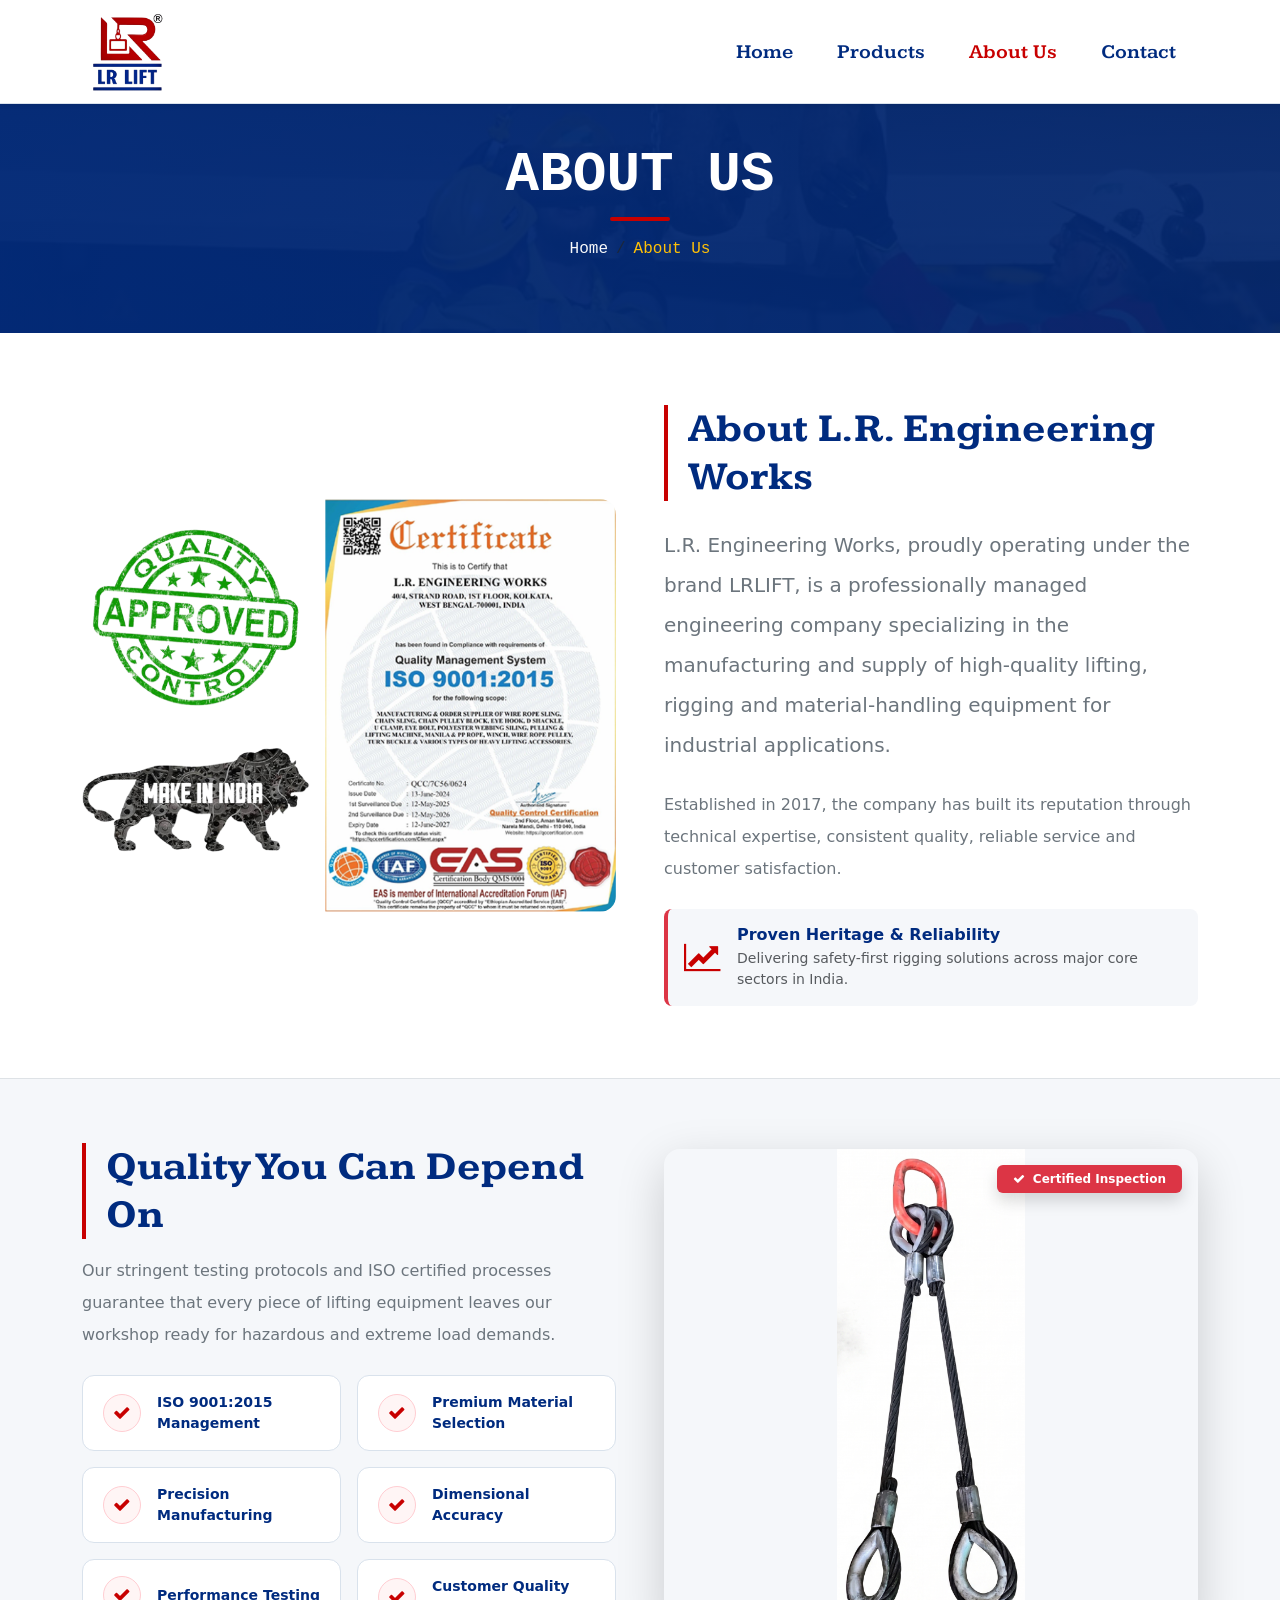
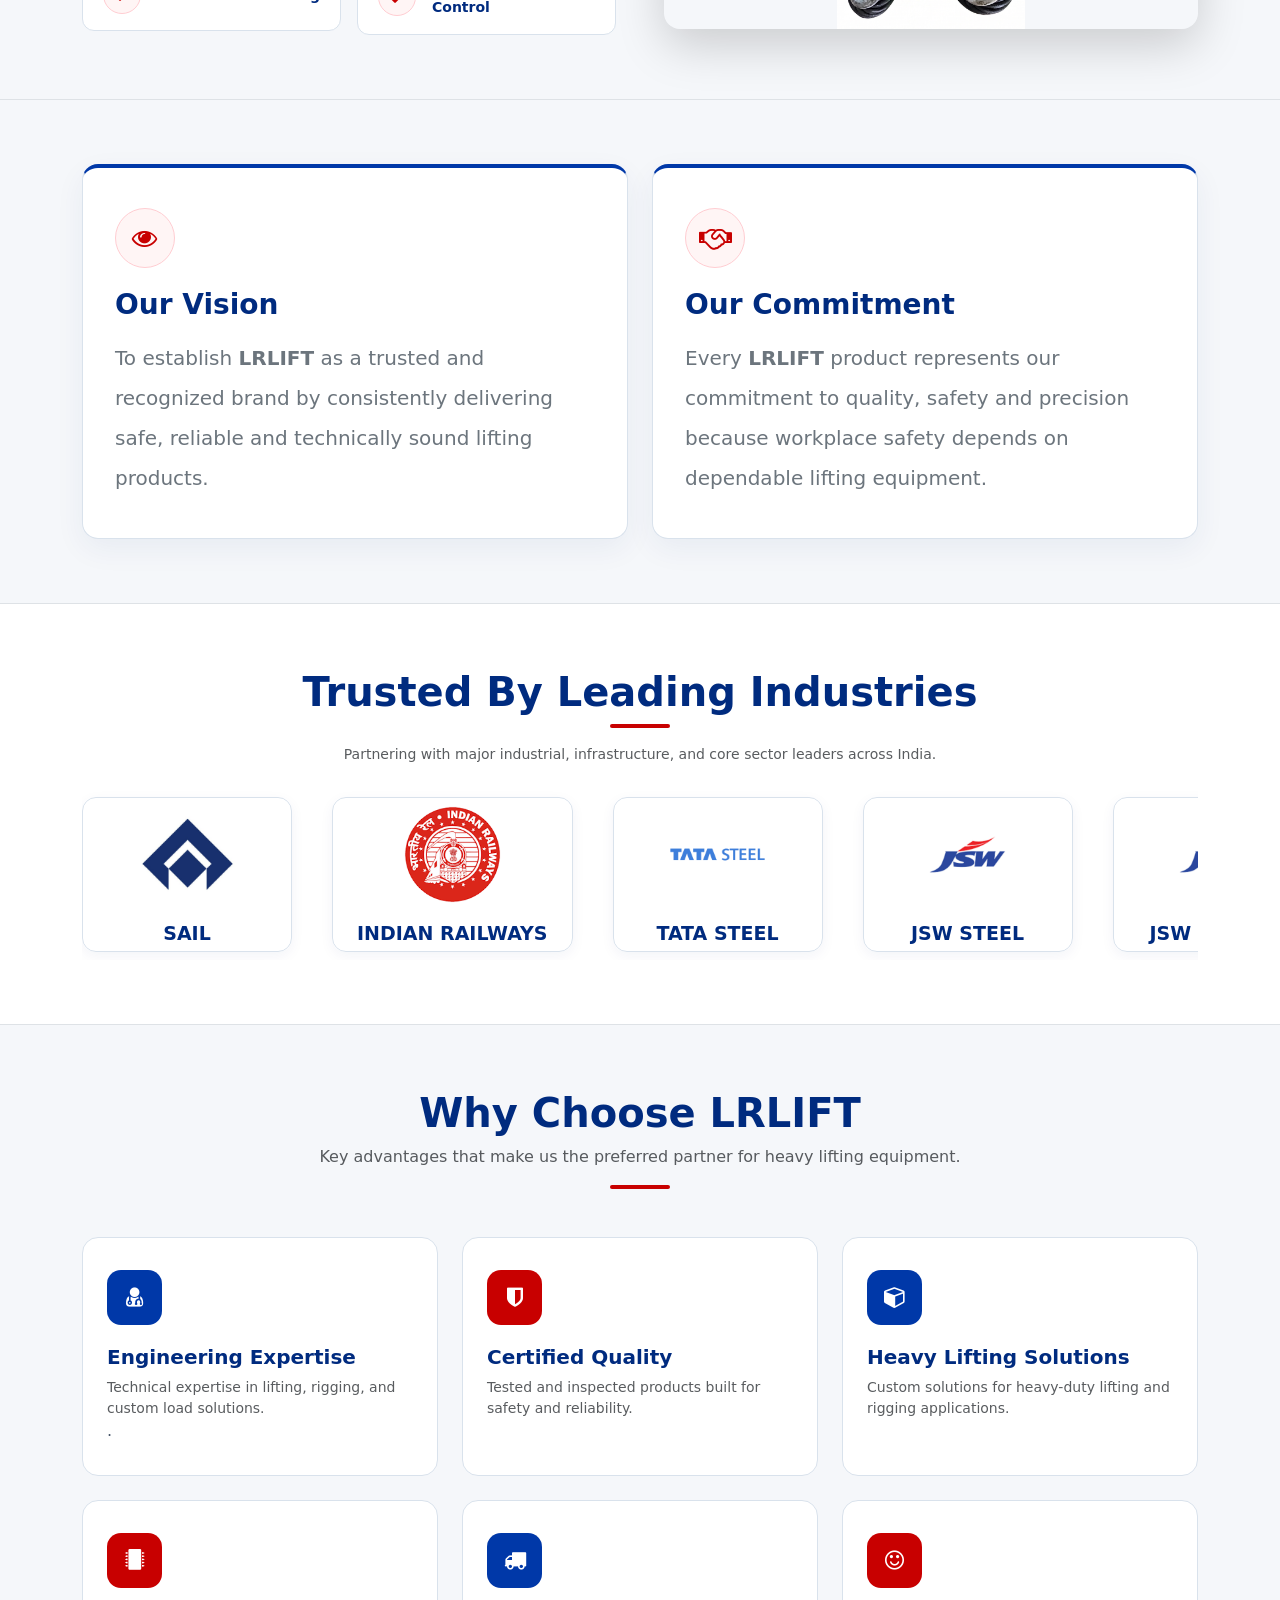
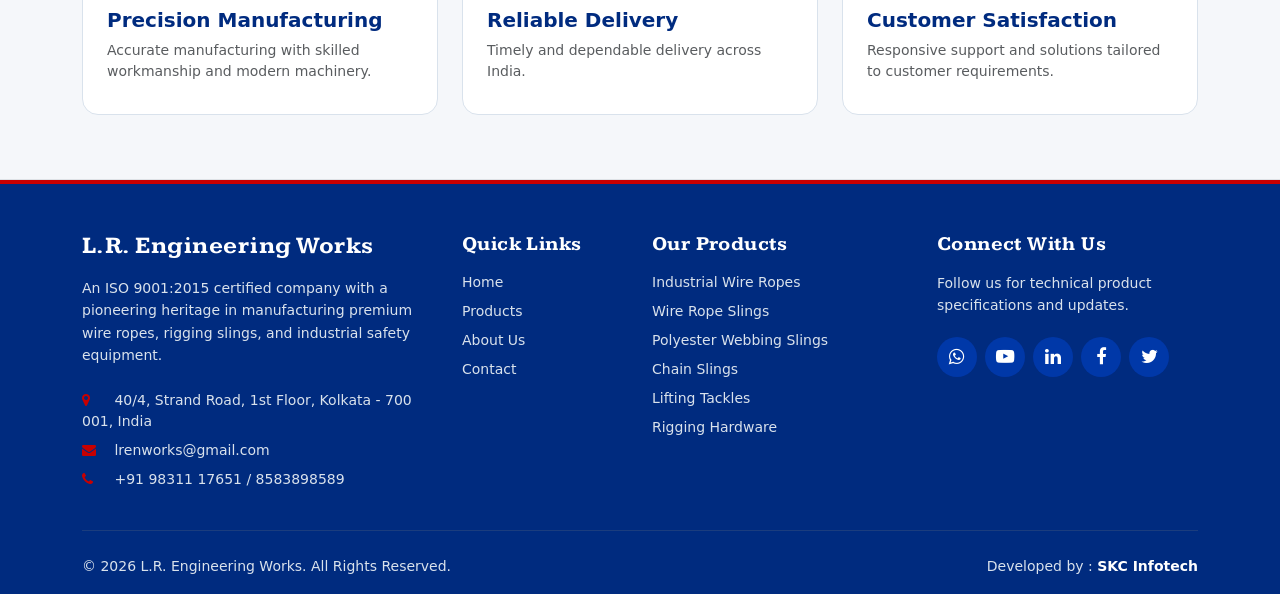
<file: about.html>
<!DOCTYPE html>
<html lang="en">

<head>
    <meta charset="utf-8">
    <meta name="viewport" content="width=device-width, initial-scale=1">
    <title>About Us | L.R. Engineering Works - LRLIFT</title>
    <meta name="description"
        content="Learn about L.R. Engineering Works (Brand: LRLIFT) - An ISO 9001:2015 certified manufacturer of high-quality lifting, rigging and material-handling equipment established in 2017.">

    <!-- Bootstrap 5 CDN -->
    <link href="https://cdn.jsdelivr.net/npm/bootstrap@5.0.2/dist/css/bootstrap.min.css" rel="stylesheet"
        integrity="sha384-EVSTQN3/azprG1Anm3QDgpJLIm9Nao0Yz1ztcQTwFspd3yD65VohhpuuCOmLASjC" crossorigin="anonymous">

    <!-- Custom CSS -->
    <link rel="stylesheet" href="style.css">

    <!-- Google Fonts -->
    <link rel="preconnect" href="https://fonts.googleapis.com">
    <link rel="preconnect" href="https://fonts.gstatic.com" crossorigin>
    <link href="https://fonts.googleapis.com/css2?family=Kameron:wght@400..700&display=swap" rel="stylesheet">

    <!-- FontAwesome 4.7 -->
    <link rel="stylesheet" href="https://cdnjs.cloudflare.com/ajax/libs/font-awesome/4.7.0/css/font-awesome.min.css">
</head>

<body>

    <!-- 0. NAVBAR -->
    <nav class="navbar navbar-expand-lg navbar-dark fixed-top custom-navbar shadow-sm">
        <div class="container">
            <a class="navbar-brand py-1" href="index.html">
                <img src="img/lrlogo.png" alt="L.R. Engineering Works Logo" class="navbar-logo">
            </a>

            <button class="navbar-toggler custom-toggler" type="button" data-bs-toggle="collapse"
                data-bs-target="#navbarSupportedContent" aria-controls="navbarSupportedContent" aria-expanded="false"
                aria-label="Toggle navigation">
                <span class="navbar-toggler-icon"></span>
            </button>

            <div class="collapse navbar-collapse" id="navbarSupportedContent">
                <ul class="navbar-nav ms-auto mb-2 mb-lg-0 custom-nav-links">
                    <li class="nav-item">
                        <a class="nav-link" href="index.html">Home</a>
                    </li>
                    <li class="nav-item">
                        <a class="nav-link" href="products.html">Products</a>
                    </li>
                    <li class="nav-item">
                        <a class="nav-link active" aria-current="page" href="about.html">About Us</a>
                    </li>
                    <li class="nav-item">
                        <a class="nav-link" href="contact.html">Contact</a>
                    </li>
                </ul>
            </div>
        </div>
    </nav>

    <!-- SECTION 1 — HERO BANNER -->
    <section class="py-5 bg-dark text-white text-center position-relative"
        style="background-image: linear-gradient(rgba(15, 23, 42, 0.75), rgba(15, 23, 42, 0.8)), url('img/slide1.jpg'); background-size: cover; background-position: center; margin-top: 70px;">
        <div class="container py-4">
            <h1 class="display-4 fw-bold font-monospace text-uppercase tracking-wider">About Us</h1>
            <div class="accent-line mx-auto mb-3"></div>
            <nav aria-label="breadcrumb">
                <ol class="breadcrumb justify-content-center mb-0 small font-monospace">
                    <li class="breadcrumb-item"><a href="index.html" class="text-light text-decoration-none">Home</a>
                    </li>
                    <li class="breadcrumb-item text-warning active" aria-current="page">About Us</li>
                </ol>
            </nav>
        </div>
    </section>

    <!-- SECTION 2 — ABOUT COMPANY -->
    <section class="py-5 bg-white border-bottom">
        <div class="container py-4">
            <div class="row g-5 align-items-center">

                <!-- Left: Company Image -->
                <div class="col-lg-6">
                    <div class="position-relative rounded-4 overflow-hidden ">
                        <img src="img/about-page.png" class="img-fluid w-100 object-cover"
                            alt="L.R. Engineering Works Workshop" style=" object-fit: contain;">
                        <!-- <div class="position-absolute bottom-0 start-0 w-100 p-3 bg-dark bg-opacity-75 text-white">
                            <span class="fw-semibold small"><i class="fa fa-certificate text-accent me-2"></i>ISO
                                9001:2015 Certified Manufacturing Facility</span>
                        </div> -->
                    </div>
                </div>

                <!-- Right: Content -->
                <div class="col-lg-6">
                    <h2 class="heading-accent-red mb-4 display-6">About L.R. Engineering Works</h2>
                    <p class="lead text-secondary lh-lg mb-4">
                        L.R. Engineering Works, proudly operating under the brand <strong>LRLIFT</strong>, is a
                        professionally managed engineering company specializing in the manufacturing and supply of
                        high-quality lifting, rigging and material-handling equipment for industrial applications.
                    </p>
                    <p class="text-secondary lh-lg mb-4">
                        Established in 2017, the company has built its reputation through technical expertise,
                        consistent quality, reliable service and customer satisfaction.
                    </p>
                    <div
                        class="d-flex align-items-center gap-3 p-3 bg-light rounded-3 border-start border-4 border-danger">
                        <i class="fa fa-line-chart fa-2x text-accent"></i>
                        <div>
                            <h6 class="mb-1 fw-bold text-dark">Proven Heritage & Reliability</h6>
                            <p class="mb-0 text-muted small">Delivering safety-first rigging solutions across major core
                                sectors in India.</p>
                        </div>
                    </div>
                </div>

            </div>
        </div>
    </section>



    <!-- SECTION 5 — QUALITY & RELIABILITY -->
    <section class="py-5 bg-light border-bottom">
        <div class="container py-3">
            <div class="row g-5 align-items-center">
                <!-- Right: Content & Checklist -->
                <div class="col-lg-6">
                    <h2 class="heading-accent-red mb-3 display-6">Quality You Can Depend On</h2>
                    <p class="text-secondary lh-lg mb-4">
                        Our stringent testing protocols and ISO certified processes guarantee that every piece of
                        lifting equipment leaves our workshop ready for hazardous and extreme load demands.
                    </p>

                    <div class="row g-3">
                        <div class="col-sm-6">
                            <div class="quality-checklist-item">
                                <div class="check-icon-circle"><i class="fa fa-check"></i></div>
                                <span class="fw-semibold text-dark small">ISO 9001:2015 Management</span>
                            </div>
                        </div>
                        <div class="col-sm-6">
                            <div class="quality-checklist-item">
                                <div class="check-icon-circle"><i class="fa fa-check"></i></div>
                                <span class="fw-semibold text-dark small">Premium Material Selection</span>
                            </div>
                        </div>
                        <div class="col-sm-6">
                            <div class="quality-checklist-item">
                                <div class="check-icon-circle"><i class="fa fa-check"></i></div>
                                <span class="fw-semibold text-dark small">Precision Manufacturing</span>
                            </div>
                        </div>
                        <div class="col-sm-6">
                            <div class="quality-checklist-item">
                                <div class="check-icon-circle"><i class="fa fa-check"></i></div>
                                <span class="fw-semibold text-dark small">Dimensional Accuracy</span>
                            </div>
                        </div>
                        <div class="col-sm-6">
                            <div class="quality-checklist-item">
                                <div class="check-icon-circle"><i class="fa fa-check"></i></div>
                                <span class="fw-semibold text-dark small">Performance Testing</span>
                            </div>
                        </div>
                        <div class="col-sm-6">
                            <div class="quality-checklist-item">
                                <div class="check-icon-circle"><i class="fa fa-check"></i></div>
                                <span class="fw-semibold text-dark small">Customer Quality Control</span>
                            </div>
                        </div>
                    </div>
                </div>
                <!-- Left: Factory Image -->
                <div class="col-lg-6">
                    <div class="position-relative rounded-4 overflow-hidden shadow-lg">
                        <img src="new-img/2-leg-wire-rope-sling.png" class="img-fluid w-100"
                            alt="Factory Quality Inspection" style="height: 480px; object-fit: contain;">
                        <div class="position-absolute top-0 end-0 p-3">
                            <span class="badge bg-danger text-white px-3 py-2 shadow"><i
                                    class="fa fa-check me-2"></i>Certified Inspection</span>
                        </div>
                    </div>
                </div>



            </div>
        </div>
    </section>

    <!-- SECTION 6 — INDUSTRIES WE SERVE -->


    <!-- SECTION 7 — VISION & COMMITMENT -->
    <section class="py-5 bg-light border-bottom">
        <div class="container py-3">
            <div class="row g-4">
                <!-- Our Vision -->
                <div class="col-md-6 col-12">
                    <div class="vision-commitment-card">
                        <div class="vc-icon"><i class="fa fa-eye"></i></div>
                        <h3 class="fw-bold text-dark mb-3">Our Vision</h3>
                        <p class="text-secondary lh-lg mb-0 fs-5">
                            To establish <strong>LRLIFT</strong> as a trusted and recognized brand by consistently
                            delivering safe, reliable and technically sound lifting products.
                        </p>
                    </div>
                </div>

                <!-- Our Commitment -->
                <div class="col-md-6 col-12">
                    <div class="vision-commitment-card">
                        <div class="vc-icon"><i class="fa fa-handshake-o"></i></div>
                        <h3 class="fw-bold text-dark mb-3">Our Commitment</h3>
                        <p class="text-secondary lh-lg mb-0 fs-5">
                            Every <strong>LRLIFT</strong> product represents our commitment to quality, safety and
                            precision because workplace safety depends on dependable lifting equipment.
                        </p>
                    </div>
                </div>
            </div>
        </div>
    </section>

    <!-- SECTION 8 — TRUSTED INDUSTRIAL CLIENTS -->
    <section class="py-5 bg-white border-bottom">
        <div class="container py-3">
            <div class="text-center mb-4">
                <h2 class="fw-bold text-dark display-6 mb-2">Trusted By Leading Industries</h2>
                <div class="accent-line mx-auto mb-3"></div>
                <p class="text-muted small">Partnering with major industrial, infrastructure, and core sector leaders across India.</p>
            </div>

            <div class="client-marquee-container py-2">
                <div class="client-marquee-track">
                    <!-- SAIL -->
                    <div class="client-logo-card" title="Steel Authority of India Limited">
                        <img src="img/sail.jpg" alt="SAIL">
                        <p>SAIL</p>
                    </div>

                    <!-- Indian Railways -->
                    <div class="client-logo-card" title="Indian Railways">
                        <img src="img/rail.png" alt="Indian Railways">
                        <p>INDIAN RAILWAYS</p>
                    </div>

                    <!-- Tata Steel -->
                    <div class="client-logo-card" title="Tata Steel Limited">
                        <img src="img/tata-steel.png" alt="Tata Steel">
                        <p>TATA STEEL</p>
                    </div>

                    <!-- JSW Steel -->
                    <div class="client-logo-card" title="JSW Steel">
                        <img src="img/jsw.png" alt="JSW Steel">
                        <p>JSW STEEL</p>
                    </div>

                    <!-- JSW Cement -->
                    <div class="client-logo-card" title="JSW Cement">
                        <img src="img/jsw.png" alt="JSW Cement">
                        <p>JSW CEMENT</p>
                    </div>

                    <!-- Shiva Cement -->
                    <div class="client-logo-card" title="Shiva Cement Limited">
                        <img src="img/shiva.jpg" alt="Shiva Cement">
                        <p>SHIVA CEMENT</p>
                    </div>

                    <!-- Sunflag Steel -->
                    <div class="client-logo-card" title="Sunflag Iron & Steel Co Ltd">
                        <img src="img/sunflag" alt="Sunflag Steel">
                        <p>SUNFLAG STEEL</p>
                    </div>

                    <!-- Electrosteel -->
                    <div class="client-logo-card" title="Electrosteel Castings Ltd">
                        <img src="img/elec.png" alt="Electrosteel">
                        <p>ELECTROSTEEL</p>
                    </div>

                    <!-- NF Forging -->
                    <div class="client-logo-card" title="NF Forging">
                        <img src="img/nf_forgings_logo.jfif" alt="Electrosteel">
                        <p>NF FORGING</p>
                    </div>

                    <!-- Century Ply -->
                    <div class="client-logo-card" title="Century Plyboards India Ltd">
                        <img src="img/centuryply.png" alt="Century Ply">
                        <p>CENTURY PLY</p>
                    </div>

                    <!-- Alloy Steel Plant -->
                    <div class="client-logo-card" title="Alloy Steel Plant">
                        <img src="img/alloy.jfif" alt="Alloy Steel Plant">
                        <p>ALLOY STEEL PLANT</p>
                    </div>

                    <!-- Coal India -->
                    <div class="client-logo-card" title="Coal India Limited">
                        <img src="img/aaxy2sh85.webp" alt="Coal India">
                        <p>COAL INDIA</p>
                    </div>

                    <!-- NALCO -->
                    <div class="client-logo-card" title="National Aluminium Company Ltd">
                        <img src="img/nalco.jfif" alt="NALCO">
                        <p>NALCO</p>
                    </div>

                    <!-- Bhushan Steel -->
                    <div class="client-logo-card" title="Bhushan Steel Ltd">
                        <img src="img/bhushan.png" alt="Bhushan Steel">
                        <p>BHUSHAN STEEL</p>
                    </div>

                    <!-- Rungta Mines -->
                    <div class="client-logo-card" title="Rungta Mines Ltd">
                        <img src="img/rungta.png" alt="Electrosteel">
                        <p>RUNGTA MINES</p>
                    </div>

                    <!-- Skipper India -->
                    <div class="client-logo-card" title="Skipper India Ltd">
                        <img src="img/elec.png" alt="Electrosteel">
                        <p>SKIPPER INDIA</p>
                    </div>

                    <!-- Seamless Loop Duplicate -->
                    <div class="client-logo-card" title="Steel Authority of India Limited">
                        <img src="img/sail.jpg" alt="SAIL">
                        <p>SAIL</p>
                    </div>
                    <div class="client-logo-card" title="Indian Railways">
                        <img src="img/rail.png" alt="Indian Railways">
                        <p>INDIAN RAILWAYS</p>
                    </div>
                    <div class="client-logo-card" title="Tata Steel Limited">
                        <img src="img/tata-steel.png" alt="Tata Steel">
                        <p>TATA STEEL</p>
                    </div>
                    <div class="client-logo-card" title="JSW Steel">
                        <img src="img/jsw.png" alt="JSW Steel">
                        <p>JSW STEEL</p>
                    </div>
                    <div class="client-logo-card" title="JSW Cement">
                        <img src="img/jsw.png" alt="JSW Cement">
                        <p>JSW CEMENT</p>
                    </div>
                    <div class="client-logo-card" title="Shiva Cement Limited">
                        <img src="img/shiva.jpg" alt="Shiva Cement">
                        <p>SHIVA CEMENT</p>
                    </div>
                    <div class="client-logo-card" title="Sunflag Steel">
                        <img src="img/sunflag" alt="Sunflag Steel">
                        <p>SUNFLAG STEEL</p>
                    </div>
                    <div class="client-logo-card" title="Electrosteel Castings Ltd">
                        <img src="img/elec.png" alt="Electrosteel">
                        <p>ELECTROSTEEL</p>
                    </div>
                    <div class="client-logo-card" title="NF Forging">
                        <img src="img/nf_forgings_logo.jfif" alt="NF Forging">
                        <p>NF FORGING</p>
                    </div>
                    <div class="client-logo-card" title="Century Plyboards India Ltd">
                        <img src="img/centuryply.png" alt="Electrosteel">
                        <p>CENTURY PLY</p>
                    </div>
                    <div class="client-logo-card" title="Alloy Steel Plant">
                        <img src="img/alloy.jfif" alt="Alloy Steel Plant">
                        <p>ALLOY STEEL PLANT</p>
                    </div>
                    <div class="client-logo-card" title="Coal India Limited">
                        <img src="img/aaxy2sh85.webp" alt="Coal India">
                        <p>COAL INDIA</p>
                    </div>
                    <div class="client-logo-card" title="National Aluminium Company Ltd">
                        <img src="img/nalco.jfif" alt="NALCO">
                        <p>NALCO</p>
                    </div>
                    <div class="client-logo-card" title="Bhushan Steel Ltd">
                        <img src="img/bhushan.png" alt="Bhushan Steel">
                        <p>BHUSHAN STEEL</p>
                    </div>
                    <div class="client-logo-card" title="Rungta Mines Ltd">
                        <img src="img/rungta.png" alt="Electrosteel">
                        <p>RUNGTA MINES</p>
                    </div>
                    <div class="client-logo-card" title="Skipper India Ltd">
                        <img src="img/elec.png" alt="Electrosteel">
                        <p>SKIPPER INDIA</p>
                    </div>
                </div>
            </div>
        </div>
    </section>

    <!-- SECTION 9 — WHY CHOOSE LRLIFT -->
    <section class="py-5 bg-light border-bottom">
        <div class="container py-3">
            <div class="text-center mb-5">
                <h2 class="fw-bold text-dark display-6 mb-2">Why Choose LRLIFT</h2>
                <p class="text-muted max-width-text mx-auto">Key advantages that make us the preferred partner for heavy
                    lifting equipment.</p>
                <div class="accent-line mx-auto"></div>
            </div>

            <div class="row g-4">
                <!-- Feature 1 -->
                <div class="col-lg-4 col-md-6 col-12">
                    <div class="feature-grid-card">
                        <div class="feature-icon-box fg-icon-blue"><i class="fa fa-user-md"></i></div>
                        <h5 class="fw-bold text-dark mb-2">Engineering Expertise</h5>
                        <p class="text-muted small mb-0">Technical expertise in lifting, rigging, and custom load solutions.</p>
.
                    </div>
                </div>

                <!-- Feature 2 -->
                <div class="col-lg-4 col-md-6 col-12">
                    <div class="feature-grid-card">
                        <div class="feature-icon-box fg-icon-red"><i class="fa fa-shield"></i></div>
                        <h5 class="fw-bold text-dark mb-2">Certified Quality</h5>
                        <p class="text-muted small mb-0">Tested and inspected products built for safety and reliability.</p>
                    </div>
                </div>

                <!-- Feature 3 -->
                <div class="col-lg-4 col-md-6 col-12">
                    <div class="feature-grid-card">
                        <div class="feature-icon-box fg-icon-blue"><i class="fa fa-cube"></i></div>
                        <h5 class="fw-bold text-dark mb-2">Heavy Lifting Solutions</h5>
                        <p class="text-muted small mb-0">Custom solutions for heavy-duty lifting and rigging applications.</p>
                    </div>
                </div>

                <!-- Feature 4 -->
                <div class="col-lg-4 col-md-6 col-12">
                    <div class="feature-grid-card">
                        <div class="feature-icon-box fg-icon-red"><i class="fa fa-microchip"></i></div>
                        <h5 class="fw-bold text-dark mb-2">Precision Manufacturing</h5>
                        <p class="text-muted small mb-0">Accurate manufacturing with skilled workmanship and modern
machinery.</p>
                    </div>
                </div>

                <!-- Feature 5 -->
                <div class="col-lg-4 col-md-6 col-12">
                    <div class="feature-grid-card">
                        <div class="feature-icon-box fg-icon-blue"><i class="fa fa-truck"></i></div>
                        <h5 class="fw-bold text-dark mb-2">Reliable Delivery</h5>
                        <p class="text-muted small mb-0">Timely and dependable delivery across India.</p>
                    </div>
                </div>

                <!-- Feature 6 -->
                <div class="col-lg-4 col-md-6 col-12">
                    <div class="feature-grid-card">
                        <div class="feature-icon-box fg-icon-red"><i class="fa fa-smile-o"></i></div>
                        <h5 class="fw-bold text-dark mb-2">Customer Satisfaction</h5>
                        <div class="text-muted small mb-0">Responsive support and solutions tailored to customer

requirements.</div>
                    </div>
                </div>
            </div>
        </div>
    </section>

    <!-- SECTION 10 — BOTTOM CTA -->


    <!-- FOOTER -->
    <footer id="contact" class="custom-footer pt-5 pb-3">
        <div class="container">
            <div class="row g-4 mb-4">

                <div class="col-lg-4 col-md-6">
                    <h4 class="footer-heading mb-3 text-white">L.R. Engineering Works</h4>
                    <p class="footer-text small mb-4">
                        An ISO 9001:2015 certified company with a pioneering heritage in manufacturing premium wire
                        ropes, rigging slings, and industrial safety equipment.
                    </p>
                    <ul class="list-unstyled footer-contact-info small">
                        <li class="mb-2"><i class="fa fa-map-marker text-accent me-2"></i> 40/4, Strand Road, 1st Floor,
                            Kolkata - 700 001, India</li>
                        <li class="mb-2"><i class="fa fa-envelope text-accent me-2"></i> lrenworks@gmail.com</li>
                        <li><i class="fa fa-phone text-accent me-2"></i> +91 98311 17651 / 8583898589</li>
                    </ul>
                </div>

                <div class="col-lg-2 col-md-6 col-6">
                    <h5 class="footer-heading mb-3 text-white">Quick Links</h5>
                    <ul class="list-unstyled footer-links small">
                        <li class="mb-2"><a href="index.html">Home</a></li>
                        <li class="mb-2"><a href="products.html">Products</a></li>
                        <li class="mb-2"><a href="about.html">About Us</a></li>
                        <li><a href="#contact">Contact</a></li>
                    </ul>
                </div>

                <div class="col-lg-3 col-md-6 col-6">
                    <h5 class="footer-heading mb-3 text-white">Our Products</h5>
                    <ul class="list-unstyled footer-links small">
                        <li class="mb-2"><a href="wire-rope.html">Industrial Wire Ropes</a></li>
                        <li class="mb-2"><a href="wire-rope-sling.html">Wire Rope Slings</a></li>
                        <li class="mb-2"><a href="polyester-webbing-sling.html">Polyester Webbing Slings</a></li>
                        <li class="mb-2"><a href="chain-sling.html">Chain Slings</a></li>
                        <li class="mb-2"><a href="lifting-tackles.html">Lifting Tackles</a></li>
                        <li><a href="fittings-store.html">Rigging Hardware</a></li>
                    </ul>
                </div>

                <div class="col-lg-3 col-md-6">
                    <h5 class="footer-heading mb-3 text-white">Connect With Us</h5>
                    <p class="footer-text small mb-3">Follow us for technical product specifications and updates.</p>

                    <div class="d-flex flex-wrap gap-2 pt-1 footer-social-grid">
                        <a href="https://wa.me/yournumber" target="_blank" class="f-social-btn fsb-whatsapp"
                            title="WhatsApp"><i class="fa fa-whatsapp"></i></a>
                        <a href="https://youtube.com/yourchannel" target="_blank" class="f-social-btn fsb-youtube"
                            title="YouTube"><i class="fa fa-youtube-play"></i></a>
                        <a href="https://linkedin.com/company/yourcompany" target="_blank"
                            class="f-social-btn fsb-linkedin" title="LinkedIn"><i class="fa fa-linkedin"></i></a>
                        <a href="https://facebook.com/yourpage" target="_blank" class="f-social-btn fsb-facebook"
                            title="Facebook"><i class="fa fa-facebook"></i></a>
                        <a href="https://twitter.com/yourhandle" target="_blank" class="f-social-btn fsb-twitter"
                            title="Twitter"><i class="fa fa-twitter"></i></a>
                    </div>
                </div>

            </div>

            <hr class="border-secondary my-4 opacity-25">

            <div class="row align-items-center g-2 footer-credits-row small">
                <div class="col-md-6 text-center text-md-start">
                    <p class="mb-0 footer-text">&copy; 2026 L.R. Engineering Works. All Rights Reserved.</p>
                </div>
                <div class="col-md-6 text-center text-md-end">
                    <p class="mb-0 footer-text">
                        Developed by : <a href="https://skcinfotech.in/" target="_blank"
                            class="agency-link fw-semibold">SKC Infotech</a>
                    </p>
                </div>
            </div>
        </div>
    </footer>

    <script src="https://cdn.jsdelivr.net/npm/bootstrap@5.0.2/dist/js/bootstrap.bundle.min.js"
        integrity="sha384-MrcW6ZMFYlzcLA8Nl+NtUVF0sA7MsXsP1UyJoMp4YLEuNSfAP+JcXn/tWtIaxVXM"
        crossorigin="anonymous"></script>
</body>

</html>
</file>
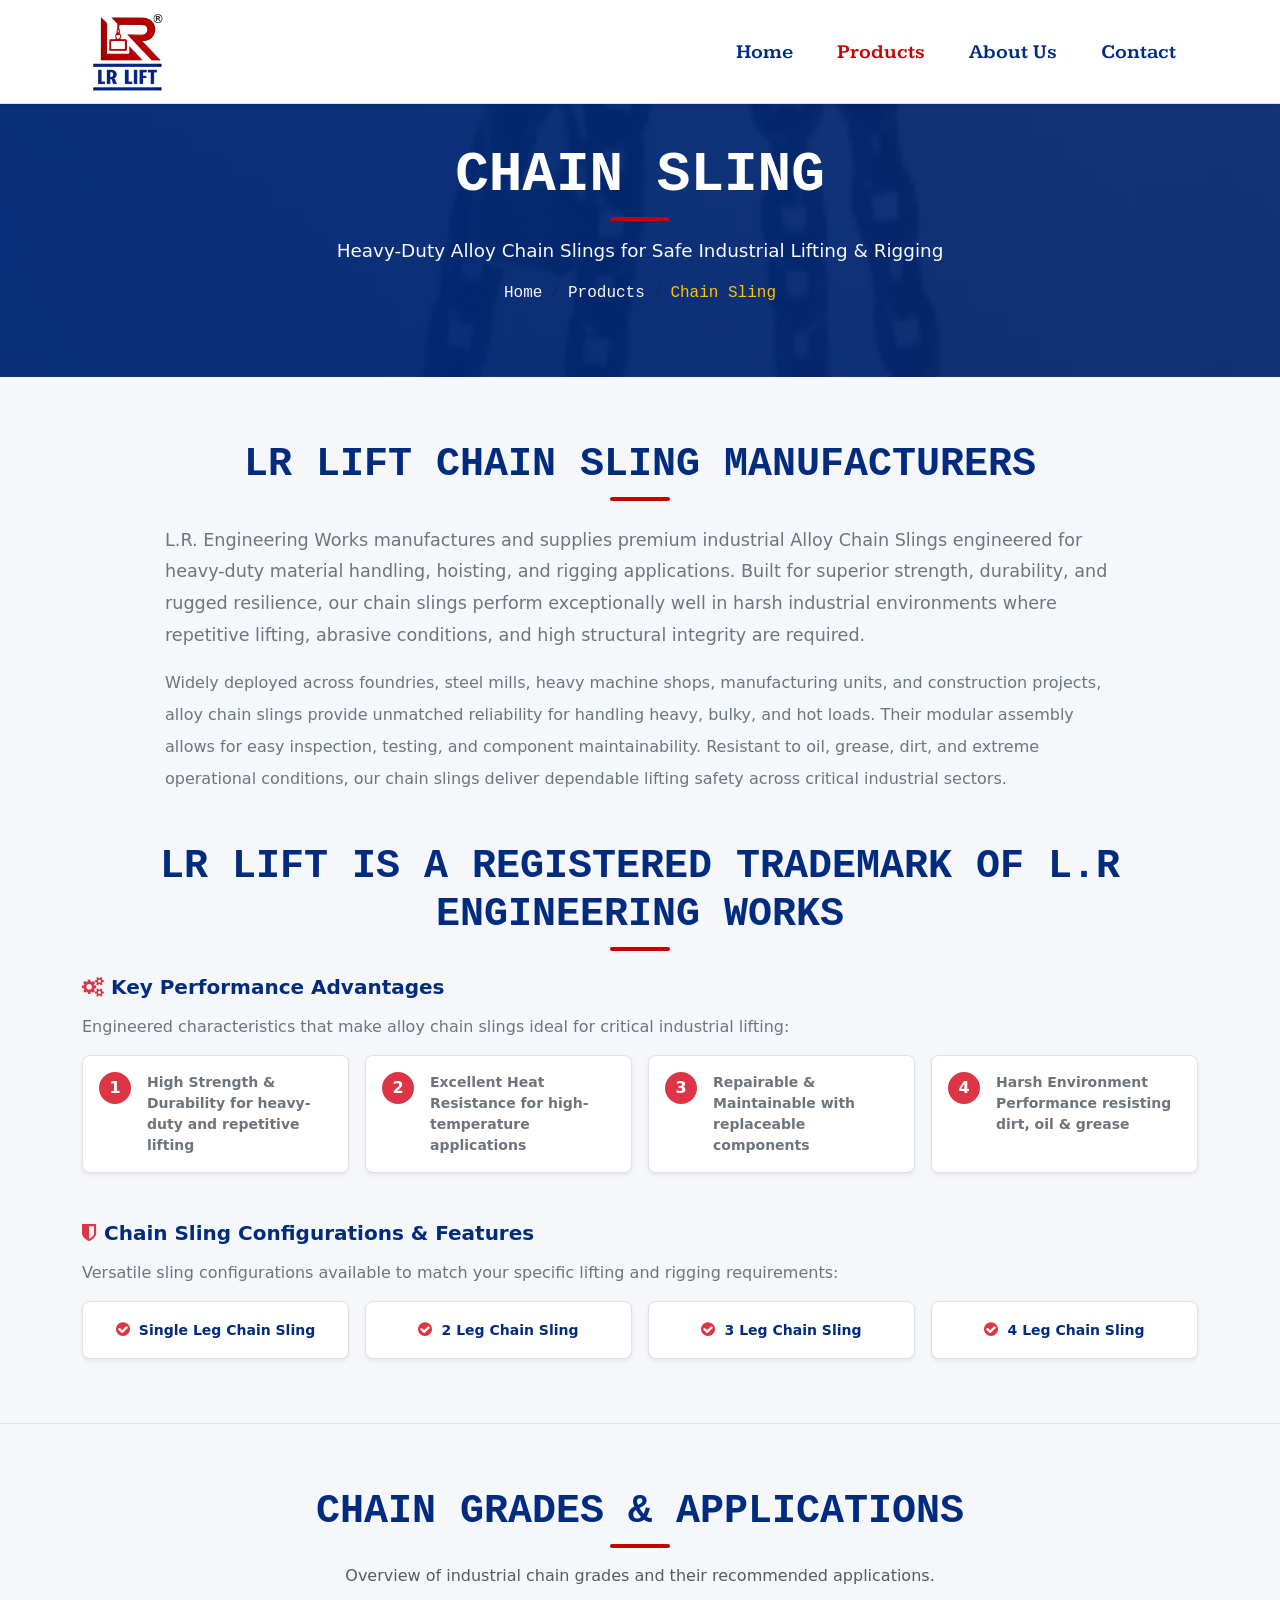
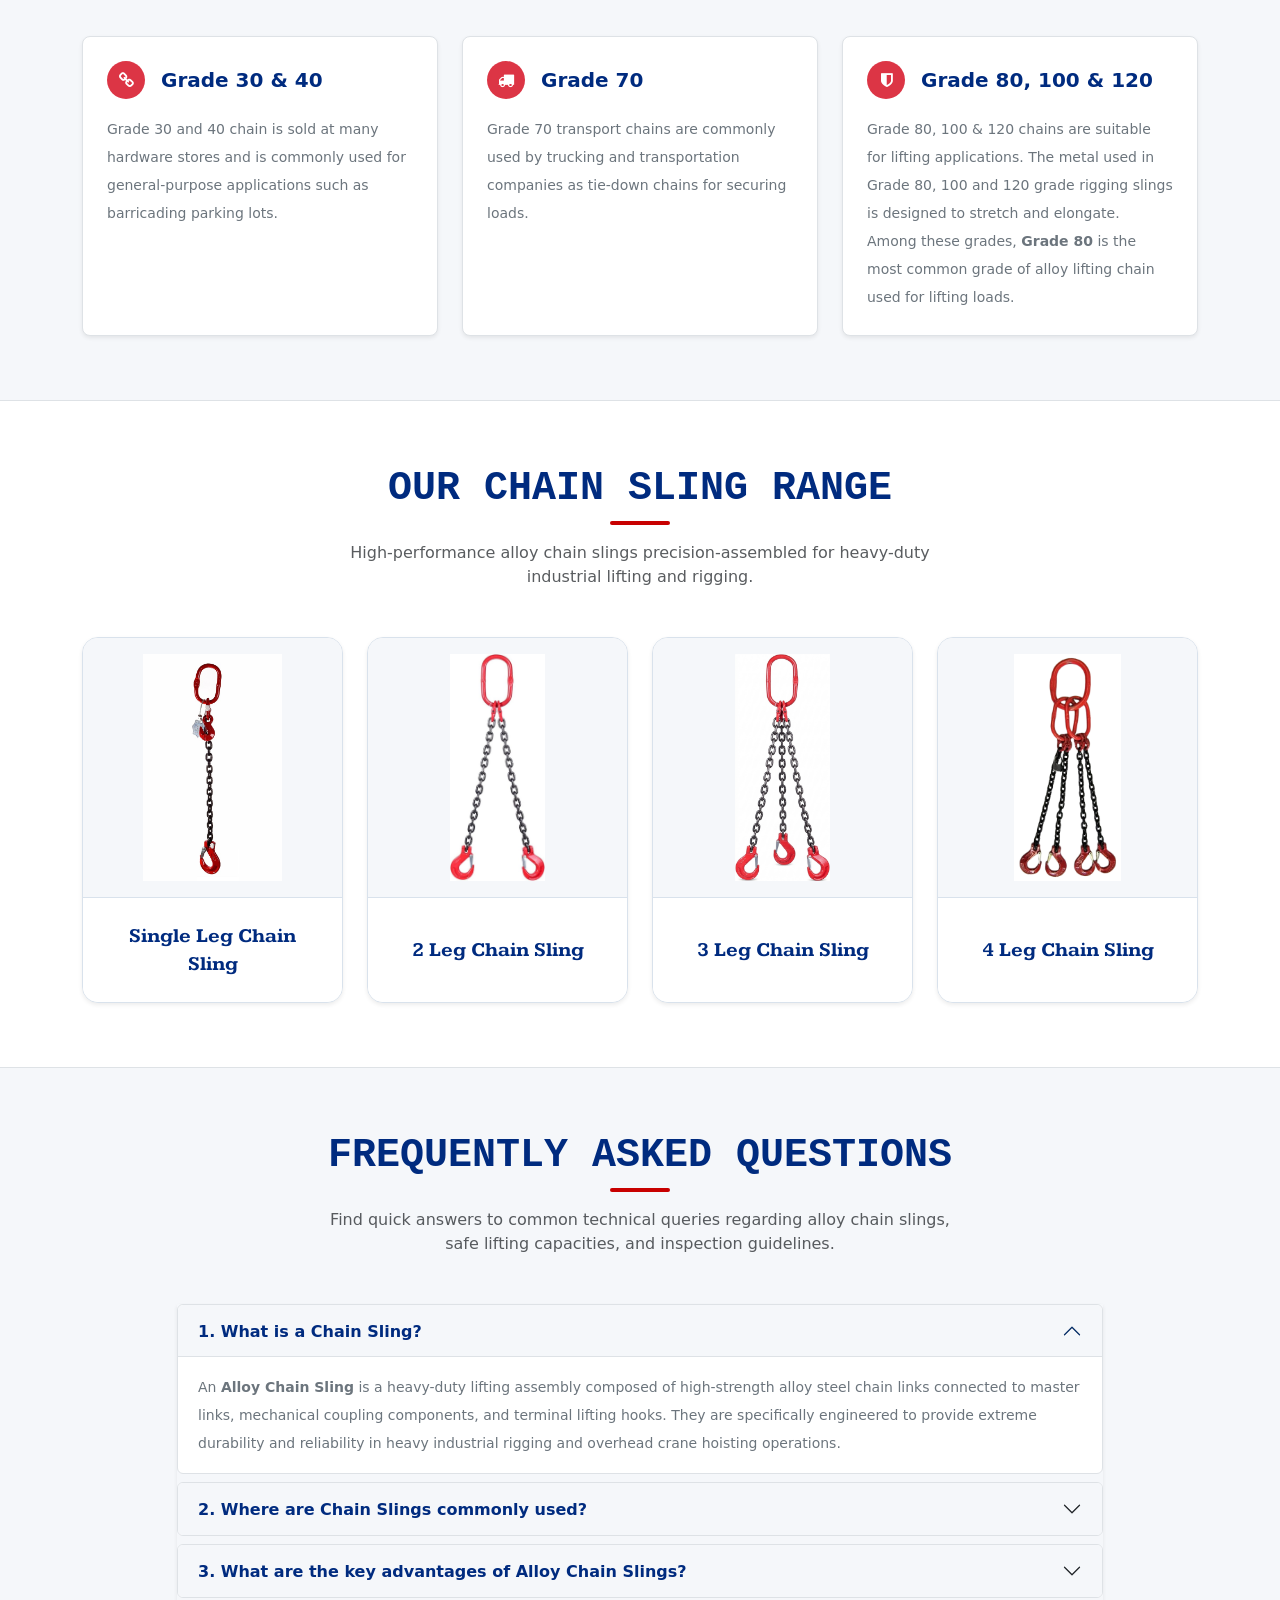
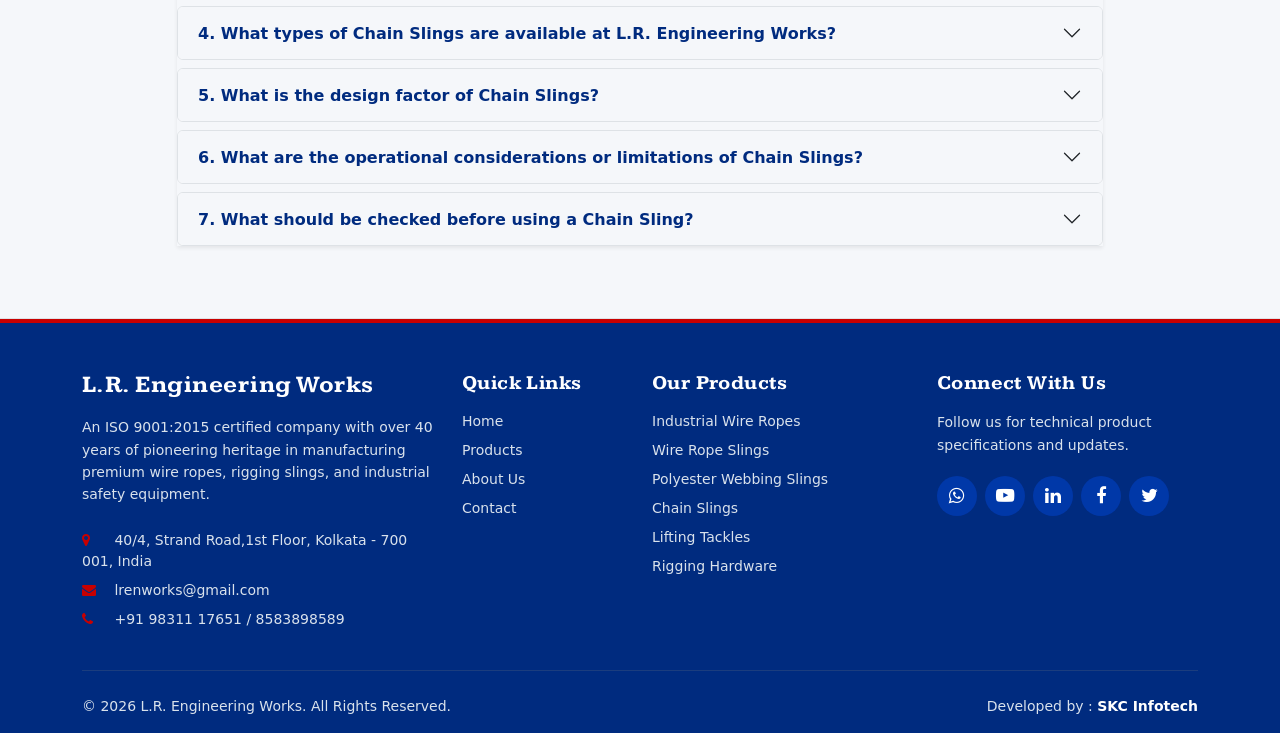
<file: chain-sling.html>
<!DOCTYPE html>
<html lang="en">
<head>
	<meta charset="utf-8">
	<meta name="viewport" content="width=device-width, initial-scale=1">
	<title>Chain Sling | L.R. Engineering Works</title>
	<meta name="description" content="High-strength alloy chain sling solutions for heavy-duty industrial lifting, rigging and harsh material handling applications from L.R. Engineering Works.">
    <!-- Bootstrap link CDN -->
    <link href="https://cdn.jsdelivr.net/npm/bootstrap@5.0.2/dist/css/bootstrap.min.css" rel="stylesheet" integrity="sha384-EVSTQN3/azprG1Anm3QDgpJLIm9Nao0Yz1ztcQTwFspd3yD65VohhpuuCOmLASjC" crossorigin="anonymous">
    
    <!-- Internal link of css -->
    <link rel="stylesheet" href="style.css">

    <!-- Google fonts -->
    <link rel="preconnect" href="https://fonts.googleapis.com">
    <link rel="preconnect" href="https://fonts.gstatic.com" crossorigin>
    <link href="https://fonts.googleapis.com/css2?family=Kameron:wght@400..700&display=swap" rel="stylesheet">

    <!-- fafa icons -->
    <link rel="stylesheet" href="https://cdnjs.cloudflare.com/ajax/libs/font-awesome/4.7.0/css/font-awesome.min.css">
</head>
<body>

<!-- navbar -->
<nav class="navbar navbar-expand-lg navbar-dark fixed-top custom-navbar shadow-sm">
  <div class="container">
    <a class="navbar-brand py-1" href="index.html">
        <img src="img/lrlogo.png" alt="L.R. Engineering Works Logo" class="navbar-logo">
    </a>
    
    <button class="navbar-toggler custom-toggler" type="button" data-bs-toggle="collapse" data-bs-target="#navbarSupportedContent" aria-controls="navbarSupportedContent" aria-expanded="false" aria-label="Toggle navigation">
      <span class="navbar-toggler-icon"></span>
    </button>
    
    <div class="collapse navbar-collapse" id="navbarSupportedContent">
      <ul class="navbar-nav ms-auto mb-2 mb-lg-0 custom-nav-links">
        <li class="nav-item">
          <a class="nav-link" href="index.html">Home</a>
        </li>
        <li class="nav-item">
          <a class="nav-link active" aria-current="page" href="products.html">Products</a>
        </li>
        <li class="nav-item">
          <a class="nav-link" href="index.html#about">About Us</a>
        </li>
        <li class="nav-item">
          <a class="nav-link" href="#contact">Contact</a>
        </li>
      </ul>
    </div>
  </div>
</nav>

<!-- Hero Section -->
<section class="py-5 bg-dark text-white text-center position-relative" style="background-image: linear-gradient(rgba(15, 23, 42, 0.75), rgba(15, 23, 42, 0.8)), url('img/product/four-leg-chain-sling.png'); background-size: cover; background-position: center; margin-top: 70px;">
    <div class="container py-4">
        <h1 class="display-4 fw-bold font-monospace text-uppercase tracking-wider">CHAIN SLING</h1>
        <div class="accent-line mx-auto mb-3"></div>
        <p class="lead text-light max-width-text mx-auto mb-3" style="font-size: 1.15rem; font-weight: 300;">Heavy-Duty Alloy Chain Slings for Safe Industrial Lifting &amp; Rigging</p>
        <nav aria-label="breadcrumb">
            <ol class="breadcrumb justify-content-center mb-0 small font-monospace">
                <li class="breadcrumb-item"><a href="index.html" class="text-light text-decoration-none">Home</a></li>
                <li class="breadcrumb-item"><a href="products.html" class="text-light text-decoration-none">Products</a></li>
                <li class="breadcrumb-item text-warning active" aria-current="page">Chain Sling</li>
            </ol>
        </nav>
    </div>
</section>

<!-- Single Chain Sling Content Section Immediately After Hero -->
<section class="py-5 bg-light border-bottom">
    <div class="container py-3">                         
        <!-- Section Heading -->
        <div class="text-center mb-4">
            <h2 class="display-6 fw-bold text-dark font-monospace text-uppercase mb-2" style="color: #002B7F !important;">LR Lift Chain Sling Manufacturers</h2>
            <div class="accent-line mx-auto mb-3"></div>
        </div>

        <!-- Main Paragraphs -->
        <div class="max-width-text mx-auto mb-5" style="max-width: 950px;">
            <p class="lead text-secondary mb-3" style="font-size: 1.1rem; line-height: 1.8;">
                L.R. Engineering Works manufactures and supplies premium industrial Alloy Chain Slings engineered for heavy-duty material handling, hoisting, and rigging applications. Built for superior strength, durability, and rugged resilience, our chain slings perform exceptionally well in harsh industrial environments where repetitive lifting, abrasive conditions, and high structural integrity are required.
            </p>
            <p class="text-secondary lh-lg mb-0">
                Widely deployed across foundries, steel mills, heavy machine shops, manufacturing units, and construction projects, alloy chain slings provide unmatched reliability for handling heavy, bulky, and hot loads. Their modular assembly allows for easy inspection, testing, and component maintainability. Resistant to oil, grease, dirt, and extreme operational conditions, our chain slings deliver dependable lifting safety across critical industrial sectors.
            </p>
        </div>

        <!-- Key Engineering Features -->
        <div class="mb-5">
            <div class="text-center mb-4">
            <h2 class="display-6 fw-bold text-dark font-monospace text-uppercase mb-2" style="color: #002B7F !important;">LR LIFT Is a registered trademark of L.R Engineering Works</h2>
            <div class="accent-line mx-auto mb-3"></div>
        </div>
            <h3 class="h5 fw-bold mb-3" style="color: #002B7F;"><i class="fa fa-cogs text-danger me-2"></i>Key Performance Advantages</h3>
            <p class="text-secondary mb-3">Engineered characteristics that make alloy chain slings ideal for critical industrial lifting:</p>
            <div class="row g-3">
                <div class="col-md-6 col-lg-3">
                    <div class="p-3 bg-white rounded-3 h-100 border shadow-sm d-flex align-items-start">
                        <span class="badge bg-danger rounded-circle p-2 me-3 fs-6" style="min-width: 32px; height: 32px; display: inline-flex; align-items: center; justify-content: center;">1</span>
                        <span class="text-secondary small fw-semibold">High Strength &amp; Durability for heavy-duty and repetitive lifting</span>
                    </div>
                </div>
                <div class="col-md-6 col-lg-3">
                    <div class="p-3 bg-white rounded-3 h-100 border shadow-sm d-flex align-items-start">
                        <span class="badge bg-danger rounded-circle p-2 me-3 fs-6" style="min-width: 32px; height: 32px; display: inline-flex; align-items: center; justify-content: center;">2</span>
                        <span class="text-secondary small fw-semibold">Excellent Heat Resistance for high-temperature applications</span>
                    </div>
                </div>
                <div class="col-md-6 col-lg-3">
                    <div class="p-3 bg-white rounded-3 h-100 border shadow-sm d-flex align-items-start">
                        <span class="badge bg-danger rounded-circle p-2 me-3 fs-6" style="min-width: 32px; height: 32px; display: inline-flex; align-items: center; justify-content: center;">3</span>
                        <span class="text-secondary small fw-semibold">Repairable &amp; Maintainable with replaceable components</span>
                    </div>
                </div>
                <div class="col-md-6 col-lg-3">
                    <div class="p-3 bg-white rounded-3 h-100 border shadow-sm d-flex align-items-start">
                        <span class="badge bg-danger rounded-circle p-2 me-3 fs-6" style="min-width: 32px; height: 32px; display: inline-flex; align-items: center; justify-content: center;">4</span>
                        <span class="text-secondary small fw-semibold">Harsh Environment Performance resisting dirt, oil &amp; grease</span>
                    </div>
                </div>
            </div>
        </div>

        <!-- Configurations & Features -->
        <div>
            <h3 class="h5 fw-bold mb-3" style="color: #002B7F;"><i class="fa fa-shield text-danger me-2"></i>Chain Sling Configurations &amp; Features</h3>
            <p class="text-secondary mb-3">Versatile sling configurations available to match your specific lifting and rigging requirements:</p>
            <div class="row g-3">
                <div class="col-6 col-md-3">
                    <div class="p-3 bg-white rounded-3 border text-center shadow-sm h-100">
                        <i class="fa fa-check-circle text-danger me-1"></i>
                        <span class="text-dark small fw-semibold">Single Leg Chain Sling</span>
                    </div>
                </div>
                <div class="col-6 col-md-3">
                    <div class="p-3 bg-white rounded-3 border text-center shadow-sm h-100">
                        <i class="fa fa-check-circle text-danger me-1"></i>
                        <span class="text-dark small fw-semibold">2 Leg Chain Sling</span>
                    </div>
                </div>
                <div class="col-6 col-md-3">
                    <div class="p-3 bg-white rounded-3 border text-center shadow-sm h-100">
                        <i class="fa fa-check-circle text-danger me-1"></i>
                        <span class="text-dark small fw-semibold">3 Leg Chain Sling</span>
                    </div>
                </div>
                <div class="col-6 col-md-3">
                    <div class="p-3 bg-white rounded-3 border text-center shadow-sm h-100">
                        <i class="fa fa-check-circle text-danger me-1"></i>
                        <span class="text-dark small fw-semibold">4 Leg Chain Sling</span>
                    </div>
                </div>
            </div>
        </div>
    </div>
</section>

<!-- Chain Grades & Applications Section -->
<section class="py-5 bg-light border-bottom">
    <div class="container py-3">
        <!-- Section Heading -->
        <div class="text-center mb-5">
            <h2 class="display-6 fw-bold text-dark font-monospace text-uppercase mb-2" style="color: #002B7F !important;">Chain Grades &amp; Applications</h2>
            <div class="accent-line mx-auto mb-3"></div>
            <p class="text-muted max-width-text mx-auto">Overview of industrial chain grades and their recommended applications.</p>
        </div>

        <!-- 3 Content Cards -->
        <div class="row g-4 justify-content-center">
            <!-- 1. Grade 30 & 40 -->
            <div class="col-lg-4 col-md-6 col-12">
                <div class="p-4 bg-white rounded-3 border shadow-sm h-100 d-flex flex-column">
                    <div class="d-flex align-items-center mb-3">
                        <span class="badge bg-danger rounded-circle p-2 me-3 fs-6" style="min-width: 38px; height: 38px; display: inline-flex; align-items: center; justify-content: center;">
                            <i class="fa fa-link text-white"></i>
                        </span>
                        <h3 class="h5 fw-bold mb-0" style="color: #002B7F;">Grade 30 &amp; 40</h3>
                    </div>
                    <p class="text-secondary small lh-lg mb-0">
                        Grade 30 and 40 chain is sold at many hardware stores and is commonly used for general-purpose applications such as barricading parking lots.
                    </p>
                </div>
            </div>

            <!-- 2. Grade 70 -->
            <div class="col-lg-4 col-md-6 col-12">
                <div class="p-4 bg-white rounded-3 border shadow-sm h-100 d-flex flex-column">
                    <div class="d-flex align-items-center mb-3">
                        <span class="badge bg-danger rounded-circle p-2 me-3 fs-6" style="min-width: 38px; height: 38px; display: inline-flex; align-items: center; justify-content: center;">
                            <i class="fa fa-truck text-white"></i>
                        </span>
                        <h3 class="h5 fw-bold mb-0" style="color: #002B7F;">Grade 70</h3>
                    </div>
                    <p class="text-secondary small lh-lg mb-0">
                        Grade 70 transport chains are commonly used by trucking and transportation companies as tie-down chains for securing loads.
                    </p>
                </div>
            </div>

            <!-- 3. Grade 80, 100 & 120 -->
            <div class="col-lg-4 col-md-6 col-12">
                <div class="p-4 bg-white rounded-3 border shadow-sm h-100 d-flex flex-column">
                    <div class="d-flex align-items-center mb-3">
                        <span class="badge bg-danger rounded-circle p-2 me-3 fs-6" style="min-width: 38px; height: 38px; display: inline-flex; align-items: center; justify-content: center;">
                            <i class="fa fa-shield text-white"></i>
                        </span>
                        <h3 class="h5 fw-bold mb-0" style="color: #002B7F;">Grade 80, 100 &amp; 120</h3>
                    </div>
                    <p class="text-secondary small lh-lg mb-0">
                        Grade 80, 100 &amp; 120 chains are suitable for lifting applications. The metal used in Grade 80, 100 and 120 grade rigging slings is designed to stretch and elongate. Among these grades, <strong>Grade 80</strong> is the most common grade of alloy lifting chain used for lifting loads.
                    </p>
                </div>
            </div>
        </div>
    </div>
</section>

<!-- Our Chain Sling Range Section -->
<section class="py-5 bg-white border-bottom">
    <div class="container py-3">
        <div class="text-center mb-5">
            <h2 class="display-6 fw-bold text-dark font-monospace text-uppercase mb-2" style="color: #002B7F !important;">Our Chain Sling Range</h2>
            <div class="accent-line mx-auto mb-3"></div>
            <p class="text-muted max-width-text mx-auto">High-performance alloy chain slings precision-assembled for heavy-duty industrial lifting and rigging.</p>
        </div>
        
        <div class="row g-4 justify-content-center">
            <!-- 1. Single Leg Chain Sling -->
            <div class="col-lg-3 col-md-6 col-12">
                <div class="card h-100 premium-product-card border-0 shadow-sm position-relative text-center">
                    <div class="premium-product-img-container">
                        <img src="img/product/single-leg-chain-sling.jpg" class="premium-product-img" alt="Single Leg Chain Sling" loading="lazy">
                    </div>
                    <div class="card-body d-flex flex-column justify-content-center p-4 bg-white">
                        <h3 class="h4 premium-product-title mb-0 text-center">Single Leg Chain Sling</h3>
                    </div>
                </div>
            </div>

            <!-- 2. 2 Leg Chain Sling -->
            <div class="col-lg-3 col-md-6 col-12">
                <div class="card h-100 premium-product-card border-0 shadow-sm position-relative text-center">
                    <div class="premium-product-img-container">
                        <img src="img/product/two-leg-chain-sling.jpg" class="premium-product-img" alt="Two Leg Chain Sling" loading="lazy">
                    </div>
                    <div class="card-body d-flex flex-column justify-content-center p-4 bg-white">
                        <h3 class="h4 premium-product-title mb-0 text-center">2 Leg Chain Sling</h3>
                    </div>
                </div>
            </div>

            <!-- 3. 3 Leg Chain Sling -->
            <div class="col-lg-3 col-md-6 col-12">
                <div class="card h-100 premium-product-card border-0 shadow-sm position-relative text-center">
                    <div class="premium-product-img-container">
                        <img src="img/product/three-leg-chain-sling.png" class="premium-product-img" alt="Three Leg Chain Sling" loading="lazy">
                    </div>
                    <div class="card-body d-flex flex-column justify-content-center p-4 bg-white">
                        <h3 class="h4 premium-product-title mb-0 text-center">3 Leg Chain Sling</h3>
                    </div>
                </div>
            </div>

            <!-- 4. 4 Leg Chain Sling -->
            <div class="col-lg-3 col-md-6 col-12">
                <div class="card h-100 premium-product-card border-0 shadow-sm position-relative text-center">
                    <div class="premium-product-img-container">
                        <img src="img/product/four-leg-chain-sling.png" class="premium-product-img" alt="Four Leg Chain Sling" loading="lazy">
                    </div>
                    <div class="card-body d-flex flex-column justify-content-center p-4 bg-white">
                        <h3 class="h4 premium-product-title mb-0 text-center">4 Leg Chain Sling</h3>
                    </div>
                </div>
            </div>
        </div>
    </div>
</section>

<!-- FAQ Section -->
<section class="py-5 bg-light border-bottom">
    <div class="container py-3">
        <div class="text-center mb-5">
            <h2 class="display-6 fw-bold text-dark font-monospace text-uppercase mb-2" style="color: #002B7F !important;">Frequently Asked Questions</h2>
            <div class="accent-line mx-auto mb-3"></div>
            <p class="text-muted max-width-text mx-auto">Find quick answers to common technical queries regarding alloy chain slings, safe lifting capacities, and inspection guidelines.</p>
        </div>
        
        <div class="row justify-content-center">
            <div class="col-lg-10">
                <div class="accordion shadow-sm" id="chainSlingFaqAccordion">
                    
                    <!-- Question 1 -->
                    <div class="accordion-item border mb-2 rounded overflow-hidden">
                        <h3 class="accordion-header" id="faqHeadingOne">
                            <button class="accordion-button fw-bold text-dark bg-light" type="button" data-bs-toggle="collapse" data-bs-target="#faqCollapseOne" aria-expanded="true" aria-controls="faqCollapseOne">
                                1. What is a Chain Sling?
                            </button>
                        </h3>
                        <div id="faqCollapseOne" class="accordion-collapse collapse show" aria-labelledby="faqHeadingOne" data-bs-parent="#chainSlingFaqAccordion">
                            <div class="accordion-body text-secondary small lh-lg">
                                An <strong>Alloy Chain Sling</strong> is a heavy-duty lifting assembly composed of high-strength alloy steel chain links connected to master links, mechanical coupling components, and terminal lifting hooks. They are specifically engineered to provide extreme durability and reliability in heavy industrial rigging and overhead crane hoisting operations.
                            </div>
                        </div>
                    </div>

                    <!-- Question 2 -->
                    <div class="accordion-item border mb-2 rounded overflow-hidden">
                        <h3 class="accordion-header" id="faqHeadingTwo">
                            <button class="accordion-button collapsed fw-bold text-dark bg-light" type="button" data-bs-toggle="collapse" data-bs-target="#faqCollapseTwo" aria-expanded="false" aria-controls="faqCollapseTwo">
                                2. Where are Chain Slings commonly used?
                            </button>
                        </h3>
                        <div id="faqCollapseTwo" class="accordion-collapse collapse" aria-labelledby="faqHeadingTwo" data-bs-parent="#chainSlingFaqAccordion">
                            <div class="accordion-body text-secondary small lh-lg">
                                Chain slings are widely utilized across foundries, steel mills, heavy machine shops, manufacturing plants, shipyards, structural fabrication facilities, and heavy engineering projects where high abrasion resistance, rugged reliability, and repetitive heavy lifting cycles are essential.
                            </div>
                        </div>
                    </div>

                    <!-- Question 3 -->
                    <div class="accordion-item border mb-2 rounded overflow-hidden">
                        <h3 class="accordion-header" id="faqHeadingThree">
                            <button class="accordion-button collapsed fw-bold text-dark bg-light" type="button" data-bs-toggle="collapse" data-bs-target="#faqCollapseThree" aria-expanded="false" aria-controls="faqCollapseThree">
                                3. What are the key advantages of Alloy Chain Slings?
                            </button>
                        </h3>
                        <div id="faqCollapseThree" class="accordion-collapse collapse" aria-labelledby="faqHeadingThree" data-bs-parent="#chainSlingFaqAccordion">
                            <div class="accordion-body text-secondary small lh-lg">
                                Alloy chain slings offer outstanding tensile strength, superior impact and abrasion resistance, high-temperature tolerance, and excellent performance in environments with exposure to dirt, oil, and grease. Furthermore, individual chain links or components can be inspected, proof-tested, and repaired or replaced when necessary.
                            </div>
                        </div>
                    </div>

                    <!-- Question 4 -->
                    <div class="accordion-item border mb-2 rounded overflow-hidden">
                        <h3 class="accordion-header" id="faqHeadingFour">
                            <button class="accordion-button collapsed fw-bold text-dark bg-light" type="button" data-bs-toggle="collapse" data-bs-target="#faqCollapseFour" aria-expanded="false" aria-controls="faqCollapseFour">
                                4. What types of Chain Slings are available at L.R. Engineering Works?
                            </button>
                        </h3>
                        <div id="faqCollapseFour" class="accordion-collapse collapse" aria-labelledby="faqHeadingFour" data-bs-parent="#chainSlingFaqAccordion">
                            <div class="accordion-body text-secondary small lh-lg">
                                We supply custom and standard configurations including <strong>Single Leg Chain Slings</strong>, <strong>2 Leg Chain Slings</strong>, <strong>3 Leg Chain Slings</strong>, and <strong>4 Leg Chain Slings</strong>, assembled with compatible master links, clevis hooks, grab hooks, and latching hardware.
                            </div>
                        </div>
                    </div>

                    <!-- Question 5 -->
                    <div class="accordion-item border mb-2 rounded overflow-hidden">
                        <h3 class="accordion-header" id="faqHeadingFive">
                            <button class="accordion-button collapsed fw-bold text-dark bg-light" type="button" data-bs-toggle="collapse" data-bs-target="#faqCollapseFive" aria-expanded="false" aria-controls="faqCollapseFive">
                                5. What is the design factor of Chain Slings?
                            </button>
                        </h3>
                        <div id="faqCollapseFive" class="accordion-collapse collapse" aria-labelledby="faqHeadingFive" data-bs-parent="#chainSlingFaqAccordion">
                            <div class="accordion-body text-secondary small lh-lg">
                                Chain slings are manufactured with a <strong>4:1 Design Factor</strong> (Safety Factor), meaning the minimum breaking load is four times greater than the rated Safe Working Load (SWL/WLL). To ensure maximum workplace safety, the rated SWL/WLL must never be exceeded.
                            </div>
                        </div>
                    </div>

                    <!-- Question 6 -->
                    <div class="accordion-item border mb-2 rounded overflow-hidden">
                        <h3 class="accordion-header" id="faqHeadingSix">
                            <button class="accordion-button collapsed fw-bold text-dark bg-light" type="button" data-bs-toggle="collapse" data-bs-target="#faqCollapseSix" aria-expanded="false" aria-controls="faqCollapseSix">
                                6. What are the operational considerations or limitations of Chain Slings?
                            </button>
                        </h3>
                        <div id="faqCollapseSix" class="accordion-collapse collapse" aria-labelledby="faqHeadingSix" data-bs-parent="#chainSlingFaqAccordion">
                            <div class="accordion-body text-secondary small lh-lg">
                                While exceptionally strong, chain slings are comparatively heavier than synthetic webbing slings or wire rope slings. In addition, direct metal-to-metal contact can mark or dent sensitive, polished, or finished load surfaces unless protective sleeves or padding are used.
                            </div>
                        </div>
                    </div>

                    <!-- Question 7 -->
                    <div class="accordion-item border mb-2 rounded overflow-hidden">
                        <h3 class="accordion-header" id="faqHeadingSeven">
                            <button class="accordion-button collapsed fw-bold text-dark bg-light" type="button" data-bs-toggle="collapse" data-bs-target="#faqCollapseSeven" aria-expanded="false" aria-controls="faqCollapseSeven">
                                7. What should be checked before using a Chain Sling?
                            </button>
                        </h3>
                        <div id="faqCollapseSeven" class="accordion-collapse collapse" aria-labelledby="faqHeadingSeven" data-bs-parent="#chainSlingFaqAccordion">
                            <div class="accordion-body text-secondary small lh-lg">
                                Prior to every lifting operation, inspect the entire chain assembly for signs of link elongation, wear exceeding permissible limits, nicks, gouges, cracks, heat discoloration, or deformed hooks. Always confirm that the capacity identification tag is attached and legible, and ensure safety latches are functional.
                            </div>
                        </div>
                    </div>

                </div>
            </div>
        </div>
    </div>
</section>

<!-- Footer -->
<footer id="contact" class="custom-footer pt-5 pb-3">
    <div class="container">
        <div class="row g-4 mb-4">
            
            <div class="col-lg-4 col-md-6">
                <h4 class="footer-heading mb-3 text-white">L.R. Engineering Works</h4>
                <p class="footer-text small mb-4">
                    An ISO 9001:2015 certified company with over 40 years of pioneering heritage in manufacturing premium wire ropes, rigging slings, and industrial safety equipment.
                </p>
                <ul class="list-unstyled footer-contact-info small">
                    <li class="mb-2"><i class="fa fa-map-marker text-accent me-2"></i> 40/4, Strand Road,1st Floor, Kolkata - 700 001, India</li>
                    <li class="mb-2"><i class="fa fa-envelope text-accent me-2"></i> lrenworks@gmail.com</li>
                    <li><i class="fa fa-phone text-accent me-2"></i> +91 98311 17651 / 8583898589</li>
                </ul>
            </div>

            <div class="col-lg-2 col-md-6 col-6">
                <h5 class="footer-heading mb-3 text-white">Quick Links</h5>
                <ul class="list-unstyled footer-links small">
                    <li class="mb-2"><a href="index.html">Home</a></li>
                    <li class="mb-2"><a href="products.html">Products</a></li>
                    <li class="mb-2"><a href="index.html#about">About Us</a></li>
                    <li><a href="#contact">Contact</a></li>
                </ul>
            </div>

            <div class="col-lg-3 col-md-6 col-6">
                <h5 class="footer-heading mb-3 text-white">Our Products</h5>
                <ul class="list-unstyled footer-links small">
                    <li class="mb-2"><a href="wire-rope.html">Industrial Wire Ropes</a></li>
                    <li class="mb-2"><a href="wire-rope-sling.html">Wire Rope Slings</a></li>
                    <li class="mb-2"><a href="polyester-webbing-sling.html">Polyester Webbing Slings</a></li>
                    <li class="mb-2"><a href="chain-sling.html">Chain Slings</a></li>
                    <li class="mb-2"><a href="lifting-tackles.html">Lifting Tackles</a></li>
                    <li><a href="fittings-store.html">Rigging Hardware</a></li>
                </ul>
            </div>

            <div class="col-lg-3 col-md-6">
                <h5 class="footer-heading mb-3 text-white">Connect With Us</h5>
                <p class="footer-text small mb-3">Follow us for technical product specifications and updates.</p>
                
                <div class="d-flex flex-wrap gap-2 pt-1 footer-social-grid">
                    <a href="https://wa.me/yournumber" target="_blank" class="f-social-btn fsb-whatsapp" title="WhatsApp"><i class="fa fa-whatsapp"></i></a>
                    <a href="https://youtube.com/yourchannel" target="_blank" class="f-social-btn fsb-youtube" title="YouTube"><i class="fa fa-youtube-play"></i></a>
                    <a href="https://linkedin.com/company/yourcompany" target="_blank" class="f-social-btn fsb-linkedin" title="LinkedIn"><i class="fa fa-linkedin"></i></a>
                    <a href="https://facebook.com/yourpage" target="_blank" class="f-social-btn fsb-facebook" title="Facebook"><i class="fa fa-facebook"></i></a>
                    <a href="https://twitter.com/yourhandle" target="_blank" class="f-social-btn fsb-twitter" title="Twitter"><i class="fa fa-twitter"></i></a>
                </div>
            </div>

        </div>

        <hr class="border-secondary my-4 opacity-25">

        <div class="row align-items-center g-2 footer-credits-row small">
            <div class="col-md-6 text-center text-md-start">
                <p class="mb-0 footer-text">&copy; 2026 L.R. Engineering Works. All Rights Reserved.</p>
            </div>
            <div class="col-md-6 text-center text-md-end">
                <p class="mb-0 footer-text">
                    Developed by : <a href="https://skcinfotech.in/" target="_blank" class="agency-link fw-semibold">SKC Infotech</a>
                </p>
            </div>
        </div>
    </div>
</footer>

<script src="https://cdn.jsdelivr.net/npm/bootstrap@5.0.2/dist/js/bootstrap.bundle.min.js" integrity="sha384-MrcW6ZMFYlzcLA8Nl+NtUVF0sA7MsXsP1UyJoMp4YLEuNSfAP+JcXn/tWtIaxVXM" crossorigin="anonymous"></script>
</body>
</html>
</file>
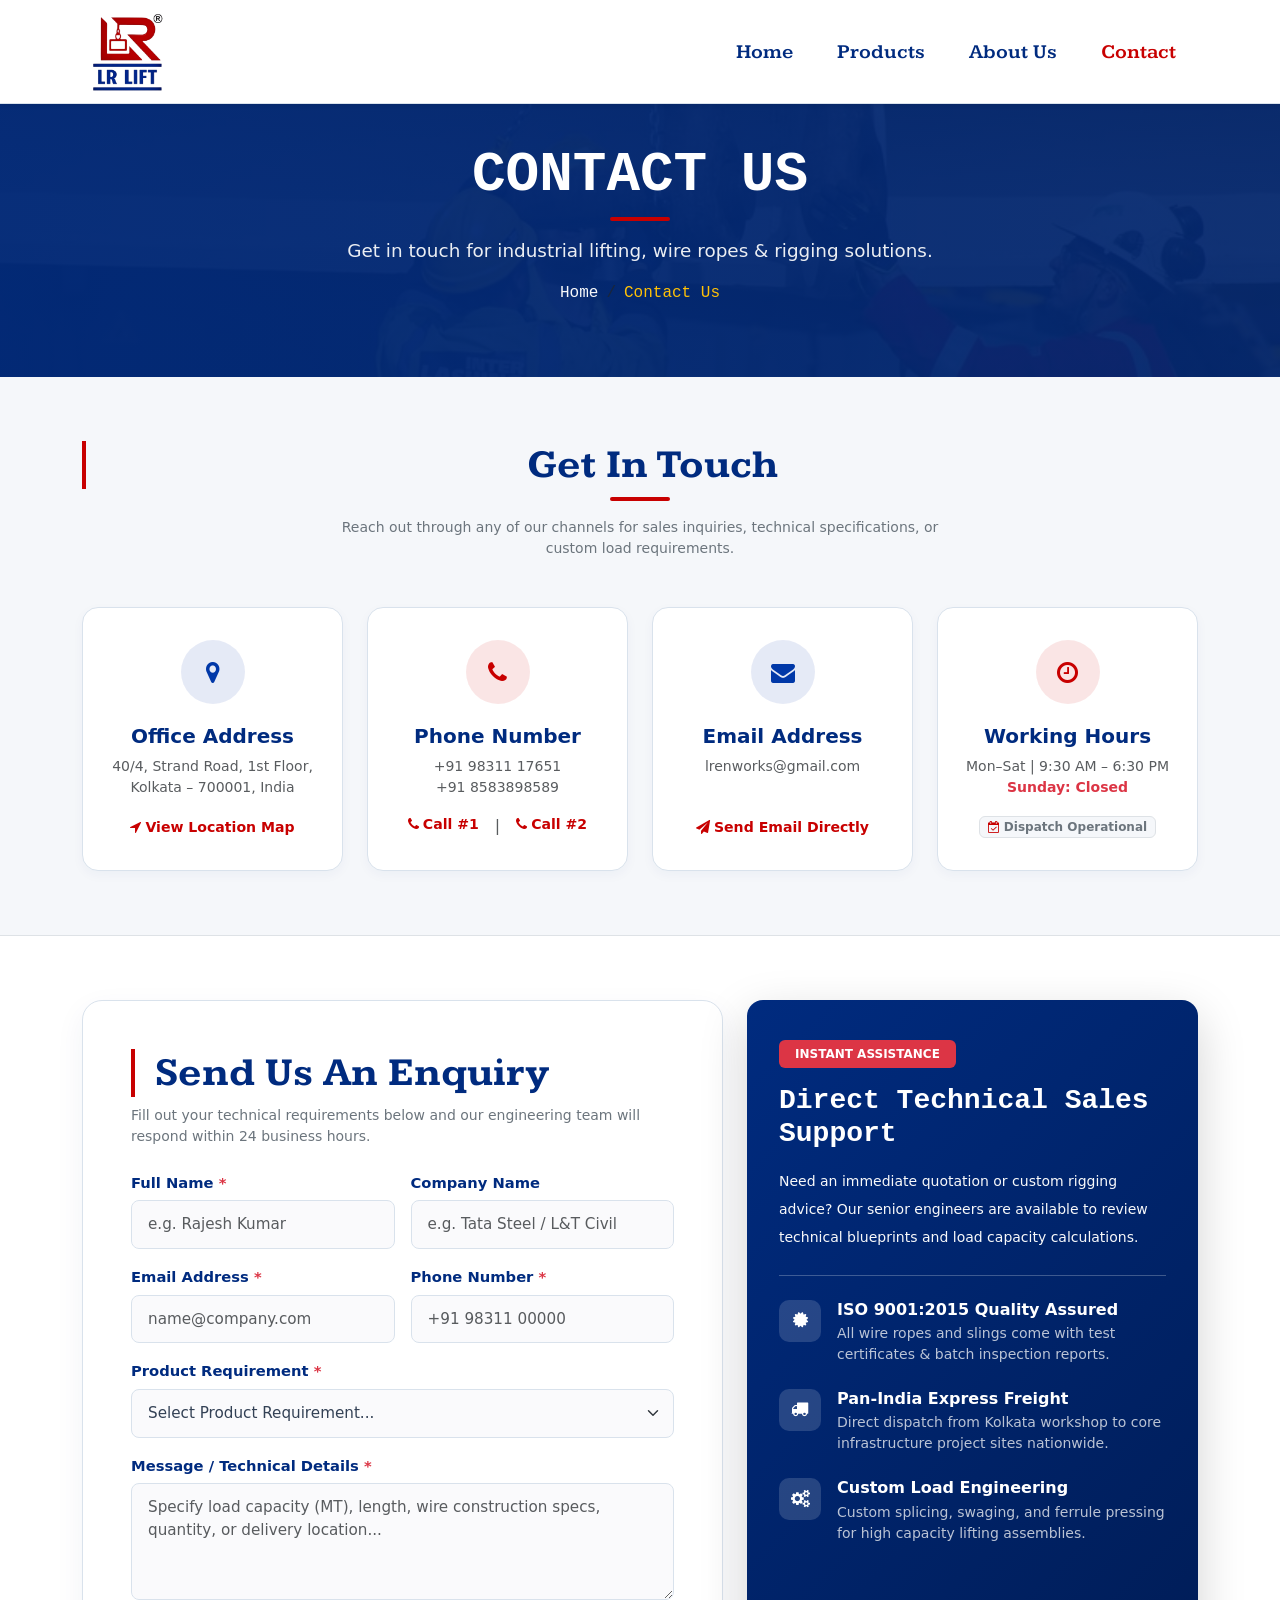
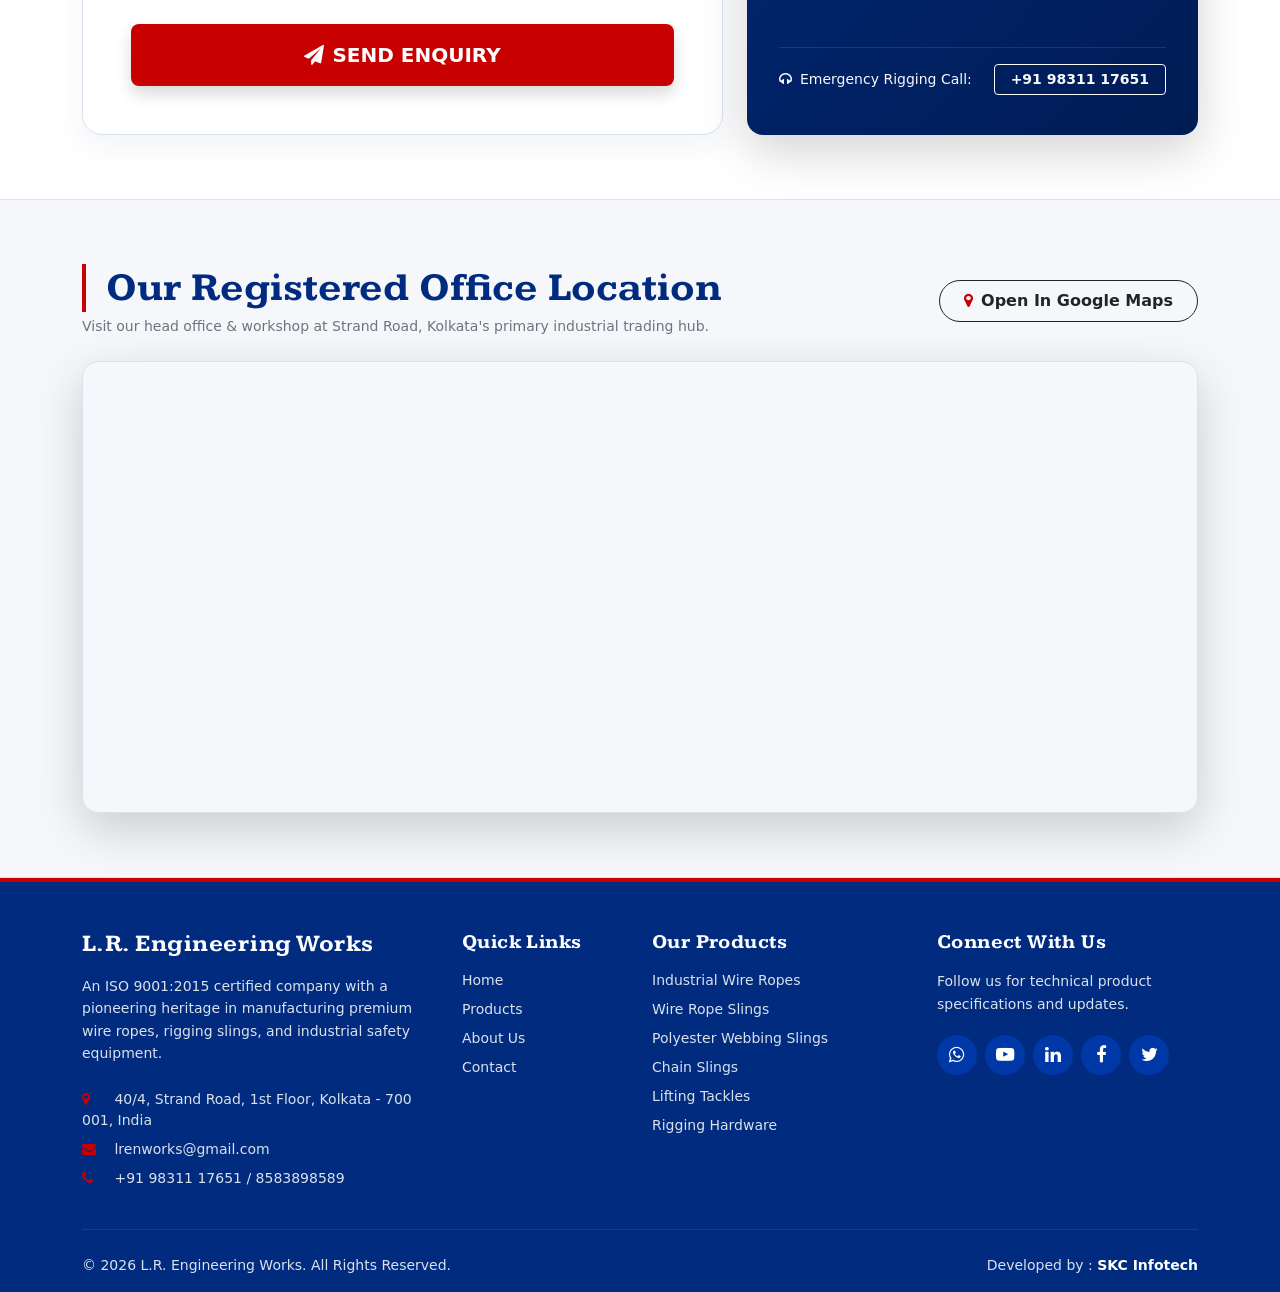
<file: contact.html>
<!DOCTYPE html>
<html lang="en">

<head>
    <meta charset="utf-8">
    <meta name="viewport" content="width=device-width, initial-scale=1">
    <title>Contact Us | L.R. Engineering Works - LRLIFT</title>
    <meta name="description"
        content="Get in touch with L.R. Engineering Works (Brand: LRLIFT) for industrial steel wire ropes, rigging slings, webbing slings & material-handling equipment. Office in Strand Road, Kolkata.">

    <!-- Bootstrap 5 CDN -->
    <link href="https://cdn.jsdelivr.net/npm/bootstrap@5.0.2/dist/css/bootstrap.min.css" rel="stylesheet"
        integrity="sha384-EVSTQN3/azprG1Anm3QDgpJLIm9Nao0Yz1ztcQTwFspd3yD65VohhpuuCOmLASjC" crossorigin="anonymous">

    <!-- Custom CSS -->
    <link rel="stylesheet" href="style.css">

    <!-- Google Fonts -->
    <link rel="preconnect" href="https://fonts.googleapis.com">
    <link rel="preconnect" href="https://fonts.gstatic.com" crossorigin>
    <link href="https://fonts.googleapis.com/css2?family=Kameron:wght@400..700&display=swap" rel="stylesheet">

    <!-- FontAwesome 4.7 -->
    <link rel="stylesheet" href="https://cdnjs.cloudflare.com/ajax/libs/font-awesome/4.7.0/css/font-awesome.min.css">

    <style>
        /* Contact Page Custom Extension Styles */
        .heading-accent-red {
            font-family: var(--font-heading), 'Kameron', serif;
            color: var(--primary-navy, #002B7F);
            font-weight: 700;
        }

        .contact-info-card {
            background: #ffffff;
            border: 1px solid #D9E2EC;
            border-radius: 16px;
            padding: 2rem 1.5rem;
            height: 100%;
            transition: transform 0.35s cubic-bezier(0.25, 1, 0.5, 1), box-shadow 0.35s ease, border-color 0.35s ease;
            box-shadow: 0 4px 12px rgba(0, 43, 127, 0.04);
            display: flex;
            flex-direction: column;
            align-items: center;
            text-align: center;
        }

        .contact-info-card:hover {
            transform: translateY(-6px);
            box-shadow: 0 16px 32px rgba(0, 56, 168, 0.12);
            border-color: var(--accent-color, #C80000);
        }

        .contact-icon-circle {
            width: 64px;
            height: 64px;
            border-radius: 50%;
            display: flex;
            align-items: center;
            justify-content: center;
            font-size: 1.5rem;
            margin-bottom: 1.25rem;
            transition: all 0.3s ease;
        }

        .contact-icon-circle.icon-blue {
            background-color: rgba(0, 56, 168, 0.1);
            color: #0038A8;
        }

        .contact-icon-circle.icon-red {
            background-color: rgba(200, 0, 0, 0.1);
            color: #C80000;
        }

        .contact-info-card:hover .contact-icon-circle.icon-blue {
            background-color: #0038A8;
            color: #ffffff;
            transform: scale(1.1);
        }

        .contact-info-card:hover .contact-icon-circle.icon-red {
            background-color: #C80000;
            color: #ffffff;
            transform: scale(1.1);
        }

        .card-action-link {
            color: var(--accent-color, #C80000);
            text-decoration: none;
            font-weight: 600;
            font-size: 0.88rem;
            transition: color 0.2s ease;
        }

        .card-action-link:hover {
            color: var(--accent-hover, #8F0000);
            text-decoration: underline;
        }

        .contact-form-card {
            background: #ffffff;
            border: 1px solid #D9E2EC;
            border-radius: 20px;
            box-shadow: 0 10px 30px rgba(0, 43, 127, 0.06);
            overflow: hidden;
        }

        .form-label {
            font-weight: 600;
            color: #002B7F;
            font-size: 0.92rem;
            margin-bottom: 0.4rem;
        }

        .form-control,
        .form-select {
            border: 1.5px solid #D9E2EC;
            border-radius: 8px;
            padding: 0.75rem 1rem;
            font-size: 0.95rem;
            color: #334155;
            background-color: #FAFAFC;
            transition: all 0.2s ease;
        }

        .form-control:focus,
        .form-select:focus {
            background-color: #ffffff;
            border-color: #0038A8;
            box-shadow: 0 0 0 4px rgba(0, 56, 168, 0.12);
            outline: none;
        }

        .quick-info-box {
            background: linear-gradient(135deg, #002B7F 0%, #001C55 100%);
            color: #ffffff;
            border-radius: 16px;
            padding: 2.5rem 2rem;
            height: 100%;
            display: flex;
            flex-direction: column;
            justify-content: space-between;
        }

        .info-item {
            display: flex;
            align-items: flex-start;
            gap: 1rem;
            margin-bottom: 1.5rem;
        }

        .info-item-icon {
            width: 42px;
            height: 42px;
            border-radius: 10px;
            background: rgba(255, 255, 255, 0.15);
            display: flex;
            align-items: center;
            justify-content: center;
            font-size: 1.1rem;
            flex-shrink: 0;
            color: #ffffff;
        }

        .map-wrapper {
            border-radius: 16px;
            overflow: hidden;
            border: 1px solid #D9E2EC;
            box-shadow: 0 10px 30px rgba(0, 43, 127, 0.08);
            position: relative;
        }

        .map-iframe {
            width: 100%;
            height: 450px;
            border: 0;
            display: block;
        }

        @media (max-width: 767.98px) {
            .map-iframe {
                height: 350px;
            }

            .quick-info-box {
                padding: 1.75rem 1.25rem;
            }
        }
    </style>
</head>

<body>

    <!-- 0. NAVBAR -->
    <nav class="navbar navbar-expand-lg navbar-dark fixed-top custom-navbar shadow-sm">
        <div class="container">
            <a class="navbar-brand py-1" href="index.html">
                <img src="img/lrlogo.png" alt="L.R. Engineering Works Logo" class="navbar-logo">
            </a>

            <button class="navbar-toggler custom-toggler" type="button" data-bs-toggle="collapse"
                data-bs-target="#navbarSupportedContent" aria-controls="navbarSupportedContent" aria-expanded="false"
                aria-label="Toggle navigation">
                <span class="navbar-toggler-icon"></span>
            </button>

            <div class="collapse navbar-collapse" id="navbarSupportedContent">
                <ul class="navbar-nav ms-auto mb-2 mb-lg-0 custom-nav-links">
                    <li class="nav-item">
                        <a class="nav-link" href="index.html">Home</a>
                    </li>
                    <li class="nav-item">
                        <a class="nav-link" href="products.html">Products</a>
                    </li>
                    <li class="nav-item">
                        <a class="nav-link" href="about.html">About Us</a>
                    </li>
                    <li class="nav-item">
                        <a class="nav-link active" aria-current="page" href="contact.html">Contact</a>
                    </li>
                </ul>
            </div>
        </div>
    </nav>

    <!-- SECTION 1 — HERO BANNER -->
    <section class="py-5 bg-dark text-white text-center position-relative"
        style="background-image: linear-gradient(rgba(15, 23, 42, 0.75), rgba(15, 23, 42, 0.8)), url('img/slide1.jpg'); background-size: cover; background-position: center; margin-top: 70px;">
        <div class="container py-4">
            <h1 class="display-4 fw-bold font-monospace text-uppercase tracking-wider">Contact Us</h1>
            <div class="accent-line mx-auto mb-3"></div>
            <p class="lead text-light mb-3 max-width-text mx-auto" style="font-size: 1.15rem; opacity: 0.95;">
                Get in touch for industrial lifting, wire ropes & rigging solutions.
            </p>
            <nav aria-label="breadcrumb">
                <ol class="breadcrumb justify-content-center mb-0 small font-monospace">
                    <li class="breadcrumb-item"><a href="index.html" class="text-light text-decoration-none">Home</a>
                    </li>
                    <li class="breadcrumb-item text-warning active" aria-current="page">Contact Us</li>
                </ol>
            </nav>
        </div>
    </section>

    <!-- SECTION 2 — CONTACT INFORMATION CARDS -->
    <section class="py-5 bg-light border-bottom">
        <div class="container py-3">
            <div class="text-center mb-5">
                <h2 class="heading-accent-red display-6 mb-2">Get In Touch</h2>
                <div class="accent-line mx-auto mb-3"></div>
                <p class="text-secondary max-width-text mx-auto small">Reach out through any of our channels for sales
                    inquiries, technical specifications, or custom load requirements.</p>
            </div>

            <div class="row g-4">
                <!-- Card 1: Office Address -->
                <div class="col-lg-3 col-md-6 col-12">
                    <div class="contact-info-card">
                        <div class="contact-icon-circle icon-blue">
                            <i class="fa fa-map-marker"></i>
                        </div>
                        <h5 class="fw-bold text-dark mb-2">Office Address</h5>
                        <p class="text-muted small mb-3 flex-grow-1">
                            40/4, Strand Road, 1st Floor,<br>Kolkata – 700001, India
                        </p>
                        <a href="#map-section" class="card-action-link">
                            <i class="fa fa-location-arrow me-1"></i>View Location Map
                        </a>
                    </div>
                </div>

                <!-- Card 2: Phone -->
                <div class="col-lg-3 col-md-6 col-12">
                    <div class="contact-info-card">
                        <div class="contact-icon-circle icon-red">
                            <i class="fa fa-phone"></i>
                        </div>
                        <h5 class="fw-bold text-dark mb-2">Phone Number</h5>
                        <p class="text-muted small mb-3 flex-grow-1">
                            +91 98311 17651<br>+91 8583898589
                        </p>
                        <div class="d-flex gap-3">
                            <a href="tel:+919831117651" class="card-action-link"><i class="fa fa-phone me-1"></i>Call
                                #1</a>
                            <span class="text-muted">|</span>
                            <a href="tel:+919830607389" class="card-action-link"><i class="fa fa-phone me-1"></i>Call
                                #2</a>
                        </div>
                    </div>
                </div>

                <!-- Card 3: Email -->
                <div class="col-lg-3 col-md-6 col-12">
                    <div class="contact-info-card">
                        <div class="contact-icon-circle icon-blue">
                            <i class="fa fa-envelope"></i>
                        </div>
                        <h5 class="fw-bold text-dark mb-2">Email Address</h5>
                        <p class="text-muted small mb-3 flex-grow-1">
                            lrenworks@gmail.com
                        </p>
                        <a href="mailto:lrenworks@gmail.com" class="card-action-link">
                            <i class="fa fa-paper-plane me-1"></i>Send Email Directly
                        </a>
                    </div>
                </div>

                <!-- Card 4: Working Hours -->
                <div class="col-lg-3 col-md-6 col-12">
                    <div class="contact-info-card">
                        <div class="contact-icon-circle icon-red">
                            <i class="fa fa-clock-o"></i>
                        </div>
                        <h5 class="fw-bold text-dark mb-2">Working Hours</h5>
                        <p class="text-muted small mb-3 flex-grow-1">
                            Mon–Sat | 9:30 AM – 6:30 PM<br>
                            <span class="text-danger fw-semibold">Sunday: Closed</span>
                        </p>
                        <span class="badge bg-light text-secondary border px-2 py-1 small">
                            <i class="fa fa-calendar-check-o me-1 text-accent"></i>Dispatch Operational
                        </span>
                    </div>
                </div>
            </div>
        </div>
    </section>

    <!-- SECTION 3 — CONTACT FORM & QUICK INFO -->
    <section class="py-5 bg-white border-bottom">
        <div class="container py-3">
            <div class="row g-4 align-items-stretch">

                <!-- Left: Form Column -->
                <div class="col-lg-7">
                    <div class="contact-form-card p-4 p-md-5">
                        <div class="mb-4">
                            <h3 class="heading-accent-red display-6 mb-2">Send Us An Enquiry</h3>
                            <p class="text-secondary small mb-0">Fill out your technical requirements below and our
                                engineering team will respond within 24 business hours.</p>
                        </div>

                        <!-- Success Alert Banner (Hidden by default) -->
                        <div class="alert alert-success alert-dismissible fade show d-none rounded-3 mb-4"
                            id="submitSuccessAlert" role="alert">
                            <div class="d-flex align-items-center">
                                <i class="fa fa-check-circle fa-2x me-3 text-success"></i>
                                <div>
                                    <h6 class="fw-bold mb-1">Enquiry Submitted Successfully!</h6>
                                    <p class="mb-0 small">Thank you for contacting L.R. Engineering Works. Our technical
                                        representative will reach out to you shortly.</p>
                                </div>
                            </div>
                            <button type="button" class="btn-close" data-bs-dismiss="alert" aria-label="Close"></button>
                        </div>

                        <!-- Bootstrap Validated Contact Form -->
                        <form class="needs-validation" id="contactForm" novalidate>
                            <div class="row g-3">
                                <!-- Full Name -->
                                <div class="col-md-6">
                                    <label for="fullName" class="form-label">Full Name <span
                                            class="text-danger">*</span></label>
                                    <input type="text" class="form-control" id="fullName"
                                        placeholder="e.g. Rajesh Kumar" required>
                                    <div class="invalid-feedback">Please enter your full name.</div>
                                    <div class="valid-feedback">Looks good!</div>
                                </div>

                                <!-- Company Name -->
                                <div class="col-md-6">
                                    <label for="companyName" class="form-label">Company Name</label>
                                    <input type="text" class="form-control" id="companyName"
                                        placeholder="e.g. Tata Steel / L&T Civil">
                                </div>

                                <!-- Email -->
                                <div class="col-md-6">
                                    <label for="email" class="form-label">Email Address <span
                                            class="text-danger">*</span></label>
                                    <input type="email" class="form-control" id="email" placeholder="name@company.com"
                                        required>
                                    <div class="invalid-feedback">Please enter a valid email address.</div>
                                    <div class="valid-feedback">Looks good!</div>
                                </div>

                                <!-- Phone Number -->
                                <div class="col-md-6">
                                    <label for="phone" class="form-label">Phone Number <span
                                            class="text-danger">*</span></label>
                                    <input type="tel" class="form-control" id="phone" placeholder="+91 98311 00000"
                                        pattern="^[0-9\-\+\s\(\)]{8,15}$" required>
                                    <div class="invalid-feedback">Please enter a valid phone number.</div>
                                    <div class="valid-feedback">Looks good!</div>
                                </div>

                                <!-- Product Requirement Select -->
                                <div class="col-12">
                                    <label for="productRequirement" class="form-label">Product Requirement <span
                                            class="text-danger">*</span></label>
                                    <select class="form-select" id="productRequirement" required>
                                        <option value="" selected disabled>Select Product Requirement...</option>
                                        <option value="Industrial Wire Ropes">Industrial Steel Wire Ropes (Crane,
                                            Elevator, Excavator)</option>
                                        <option value="Wire Rope Slings">Mechanical & Pressed Steel Wire Rope Slings
                                        </option>
                                        <option value="Polyester Webbing Slings">Polyester Webbing Slings & Cargo
                                            Lashings</option>
                                        <option value="Alloy Steel Chain Slings">Alloy Steel Chain Slings (Grade 80 /
                                            Grade 100)</option>
                                        <option value="Lifting Tackles">Heavy Duty Lifting Tackles & Pulley Blocks
                                        </option>
                                        <option value="Fittings & Hardware">Rigging Hardware (Shackles, Turnbuckles,
                                            Hooks)</option>
                                        <option value="Custom Engineering">Custom Engineering & Proof Load Testing
                                        </option>
                                        <option value="Other Requirement">General Inquiry / Bulk Order Quote</option>
                                    </select>
                                    <div class="invalid-feedback">Please select a product requirement.</div>
                                    <div class="valid-feedback">Looks good!</div>
                                </div>

                                <!-- Message -->
                                <div class="col-12">
                                    <label for="message" class="form-label">Message / Technical Details <span
                                            class="text-danger">*</span></label>
                                    <textarea class="form-control" id="message" rows="4"
                                        placeholder="Specify load capacity (MT), length, wire construction specs, quantity, or delivery location..."
                                        required></textarea>
                                    <div class="invalid-feedback">Please provide your enquiry details.</div>
                                    <div class="valid-feedback">Looks good!</div>
                                </div>

                                <!-- Submit Button -->
                                <div class="col-12 pt-2">
                                    <button type="submit"
                                        class="btn btn-accent btn-lg px-5 py-3 fw-semibold text-uppercase w-100 w-sm-auto shadow">
                                        <i class="fa fa-paper-plane me-2"></i>Send Enquiry
                                    </button>
                                </div>
                            </div>
                        </form>
                    </div>
                </div>

                <!-- Right: Quick Support & Info Box -->
                <div class="col-lg-5">
                    <div class="quick-info-box shadow-lg">
                        <div>
                            <span class="badge bg-danger text-uppercase tracking-wider px-3 py-2 mb-3">Instant
                                Assistance</span>
                            <h3 class="font-monospace fw-bold text-white mb-3">Direct Technical Sales Support</h3>
                            <p class="text-light opacity-90 small lh-lg mb-4">
                                Need an immediate quotation or custom rigging advice? Our senior engineers are available
                                to review technical blueprints and load capacity calculations.
                            </p>

                            <hr class="border-light opacity-25 my-4">

                            <!-- Feature list -->
                            <div class="info-item">
                                <div class="info-item-icon">
                                    <i class="fa fa-certificate"></i>
                                </div>
                                <div>
                                    <h6 class="fw-bold mb-1 text-white">ISO 9001:2015 Quality Assured</h6>
                                    <p class="mb-0 small text-light opacity-75">All wire ropes and slings come with test
                                        certificates & batch inspection reports.</p>
                                </div>
                            </div>

                            <div class="info-item">
                                <div class="info-item-icon">
                                    <i class="fa fa-truck"></i>
                                </div>
                                <div>
                                    <h6 class="fw-bold mb-1 text-white">Pan-India Express Freight</h6>
                                    <p class="mb-0 small text-light opacity-75">Direct dispatch from Kolkata workshop to
                                        core infrastructure project sites nationwide.</p>
                                </div>
                            </div>

                            <div class="info-item">
                                <div class="info-item-icon">
                                    <i class="fa fa-cogs"></i>
                                </div>
                                <div>
                                    <h6 class="fw-bold mb-1 text-white">Custom Load Engineering</h6>
                                    <p class="mb-0 small text-light opacity-75">Custom splicing, swaging, and ferrule
                                        pressing for high capacity lifting assemblies.</p>
                                </div>
                            </div>
                        </div>

                        <div class="pt-3 border-top border-white border-opacity-10 mt-3">
                            <div class="d-flex align-items-center justify-content-between">
                                <span class="small text-light opacity-90"><i class="fa fa-headphones me-2"></i>Emergency
                                    Rigging Call:</span>
                                <a href="tel:+919831117651" class="btn btn-sm btn-outline-light fw-bold px-3 py-1">+91
                                    98311 17651</a>
                            </div>
                        </div>
                    </div>
                </div>

            </div>
        </div>
    </section>

    <!-- SECTION 4 — GOOGLE MAP SECTION -->
    <section class="py-5 bg-light border-bottom" id="map-section">
        <div class="container py-3">
            <div class="row align-items-center mb-4">
                <div class="col-md-8 text-center text-md-start">
                    <h2 class="heading-accent-red display-6 mb-1">Our Registered Office Location</h2>
                    <p class="text-secondary small mb-0">Visit our head office & workshop at Strand Road, Kolkata's
                        primary industrial trading hub.</p>
                </div>
                <div class="col-md-4 text-center text-md-end mt-3 mt-md-0">
                    <a href="https://maps.google.com/?q=40/2+Strand+Road+Kolkata+700001" target="_blank"
                        class="btn btn-outline-dark fw-semibold rounded-pill px-4 py-2">
                        <i class="fa fa-map-marker text-accent me-2"></i>Open In Google Maps
                    </a>
                </div>
            </div>

            <!-- Responsive Google Map Embed -->
            <div class="map-wrapper shadow-lg">
                <iframe class="map-iframe"
                    src="https://www.google.com/maps/embed?pb=!1m18!1m12!1m3!1d3684.288220042456!2d88.34842187595568!3d22.587002032431667!2m3!1f0!2f0!3f0!3m2!1i1024!2i768!4f13.1!3m3!1m2!1s0x3a0277bd21c1722d%3A0x6b403306dbab1d92!2s40%2F2%2C%20Strand%20Rd%2C%20Fairley%20Place%2C%20B.B.D.%20Bagh%2C%20Kolkata%2C%20West%20Bengal%20700001!5e0!3m2!1sen!2sin!4v1700000000000!5m2!1sen!2sin"
                    allowfullscreen="" loading="lazy" referrerpolicy="no-referrer-when-downgrade"
                    title="L.R. Engineering Works Office Location Map">
                </iframe>
            </div>
        </div>
    </section>




    <!-- FOOTER -->
    <footer id="contact" class="custom-footer pt-5 pb-3">
        <div class="container">
            <div class="row g-4 mb-4">

                <div class="col-lg-4 col-md-6">
                    <h4 class="footer-heading mb-3 text-white">L.R. Engineering Works</h4>
                    <p class="footer-text small mb-4">
                        An ISO 9001:2015 certified company with a pioneering heritage in manufacturing premium wire
                        ropes, rigging slings, and industrial safety equipment.
                    </p>
                    <ul class="list-unstyled footer-contact-info small">
                        <li class="mb-2"><i class="fa fa-map-marker text-accent me-2"></i> 40/4, Strand Road, 1st Floor,
                            Kolkata - 700 001, India</li>
                        <li class="mb-2"><i class="fa fa-envelope text-accent me-2"></i> lrenworks@gmail.com</li>
                        <li><i class="fa fa-phone text-accent me-2"></i> +91 98311 17651 / 8583898589</li>
                    </ul>
                </div>

                <div class="col-lg-2 col-md-6 col-6">
                    <h5 class="footer-heading mb-3 text-white">Quick Links</h5>
                    <ul class="list-unstyled footer-links small">
                        <li class="mb-2"><a href="index.html">Home</a></li>
                        <li class="mb-2"><a href="products.html">Products</a></li>
                        <li class="mb-2"><a href="about.html">About Us</a></li>
                        <li><a href="contact.html">Contact</a></li>
                    </ul>
                </div>

                <div class="col-lg-3 col-md-6 col-6">
                    <h5 class="footer-heading mb-3 text-white">Our Products</h5>
                    <ul class="list-unstyled footer-links small">
                        <li class="mb-2"><a href="wire-rope.html">Industrial Wire Ropes</a></li>
                        <li class="mb-2"><a href="wire-rope-sling.html">Wire Rope Slings</a></li>
                        <li class="mb-2"><a href="polyester-webbing-sling.html">Polyester Webbing Slings</a></li>
                        <li class="mb-2"><a href="chain-sling.html">Chain Slings</a></li>
                        <li class="mb-2"><a href="lifting-tackles.html">Lifting Tackles</a></li>
                        <li><a href="fittings-store.html">Rigging Hardware</a></li>
                    </ul>
                </div>

                <div class="col-lg-3 col-md-6">
                    <h5 class="footer-heading mb-3 text-white">Connect With Us</h5>
                    <p class="footer-text small mb-3">Follow us for technical product specifications and updates.</p>

                    <div class="d-flex flex-wrap gap-2 pt-1 footer-social-grid">
                        <a href="https://wa.me/yournumber" target="_blank" class="f-social-btn fsb-whatsapp"
                            title="WhatsApp"><i class="fa fa-whatsapp"></i></a>
                        <a href="https://youtube.com/yourchannel" target="_blank" class="f-social-btn fsb-youtube"
                            title="YouTube"><i class="fa fa-youtube-play"></i></a>
                        <a href="https://linkedin.com/company/yourcompany" target="_blank"
                            class="f-social-btn fsb-linkedin" title="LinkedIn"><i class="fa fa-linkedin"></i></a>
                        <a href="https://facebook.com/yourpage" target="_blank" class="f-social-btn fsb-facebook"
                            title="Facebook"><i class="fa fa-facebook"></i></a>
                        <a href="https://twitter.com/yourhandle" target="_blank" class="f-social-btn fsb-twitter"
                            title="Twitter"><i class="fa fa-twitter"></i></a>
                    </div>
                </div>

            </div>

            <hr class="border-secondary my-4 opacity-25">

            <div class="row align-items-center g-2 footer-credits-row small">
                <div class="col-md-6 text-center text-md-start">
                    <p class="mb-0 footer-text">&copy; 2026 L.R. Engineering Works. All Rights Reserved.</p>
                </div>
                <div class="col-md-6 text-center text-md-end">
                    <p class="mb-0 footer-text">
                        Developed by : <a href="https://skcinfotech.in/" target="_blank"
                            class="agency-link fw-semibold">SKC Infotech</a>
                    </p>
                </div>
            </div>
        </div>
    </footer>

    <!-- Bootstrap 5 Bundle JS -->
    <script src="https://cdn.jsdelivr.net/npm/bootstrap@5.0.2/dist/js/bootstrap.bundle.min.js"
        integrity="sha384-MrcW6ZMFYlzcLA8Nl+NtUVF0sA7MsXsP1UyJoMp4YLEuNSfAP+JcXn/tWtIaxVXM"
        crossorigin="anonymous"></script>

    <!-- Client-Side Form Validation JS -->
    <script>
        (function () {
            'use strict';
            const form = document.getElementById('contactForm');
            const successAlert = document.getElementById('submitSuccessAlert');

            if (form) {
                form.addEventListener('submit', function (event) {
                    event.preventDefault();
                    event.stopPropagation();

                    if (!form.checkValidity()) {
                        form.classList.add('was-validated');
                    } else {
                        // Form is valid! Show alert and reset
                        if (successAlert) {
                            successAlert.classList.remove('d-none');
                            successAlert.scrollIntoView({ behavior: 'smooth', block: 'center' });
                        }
                        form.reset();
                        form.classList.remove('was-validated');
                    }
                }, false);
            }
        })();
    </script>
</body>

</html>
</file>
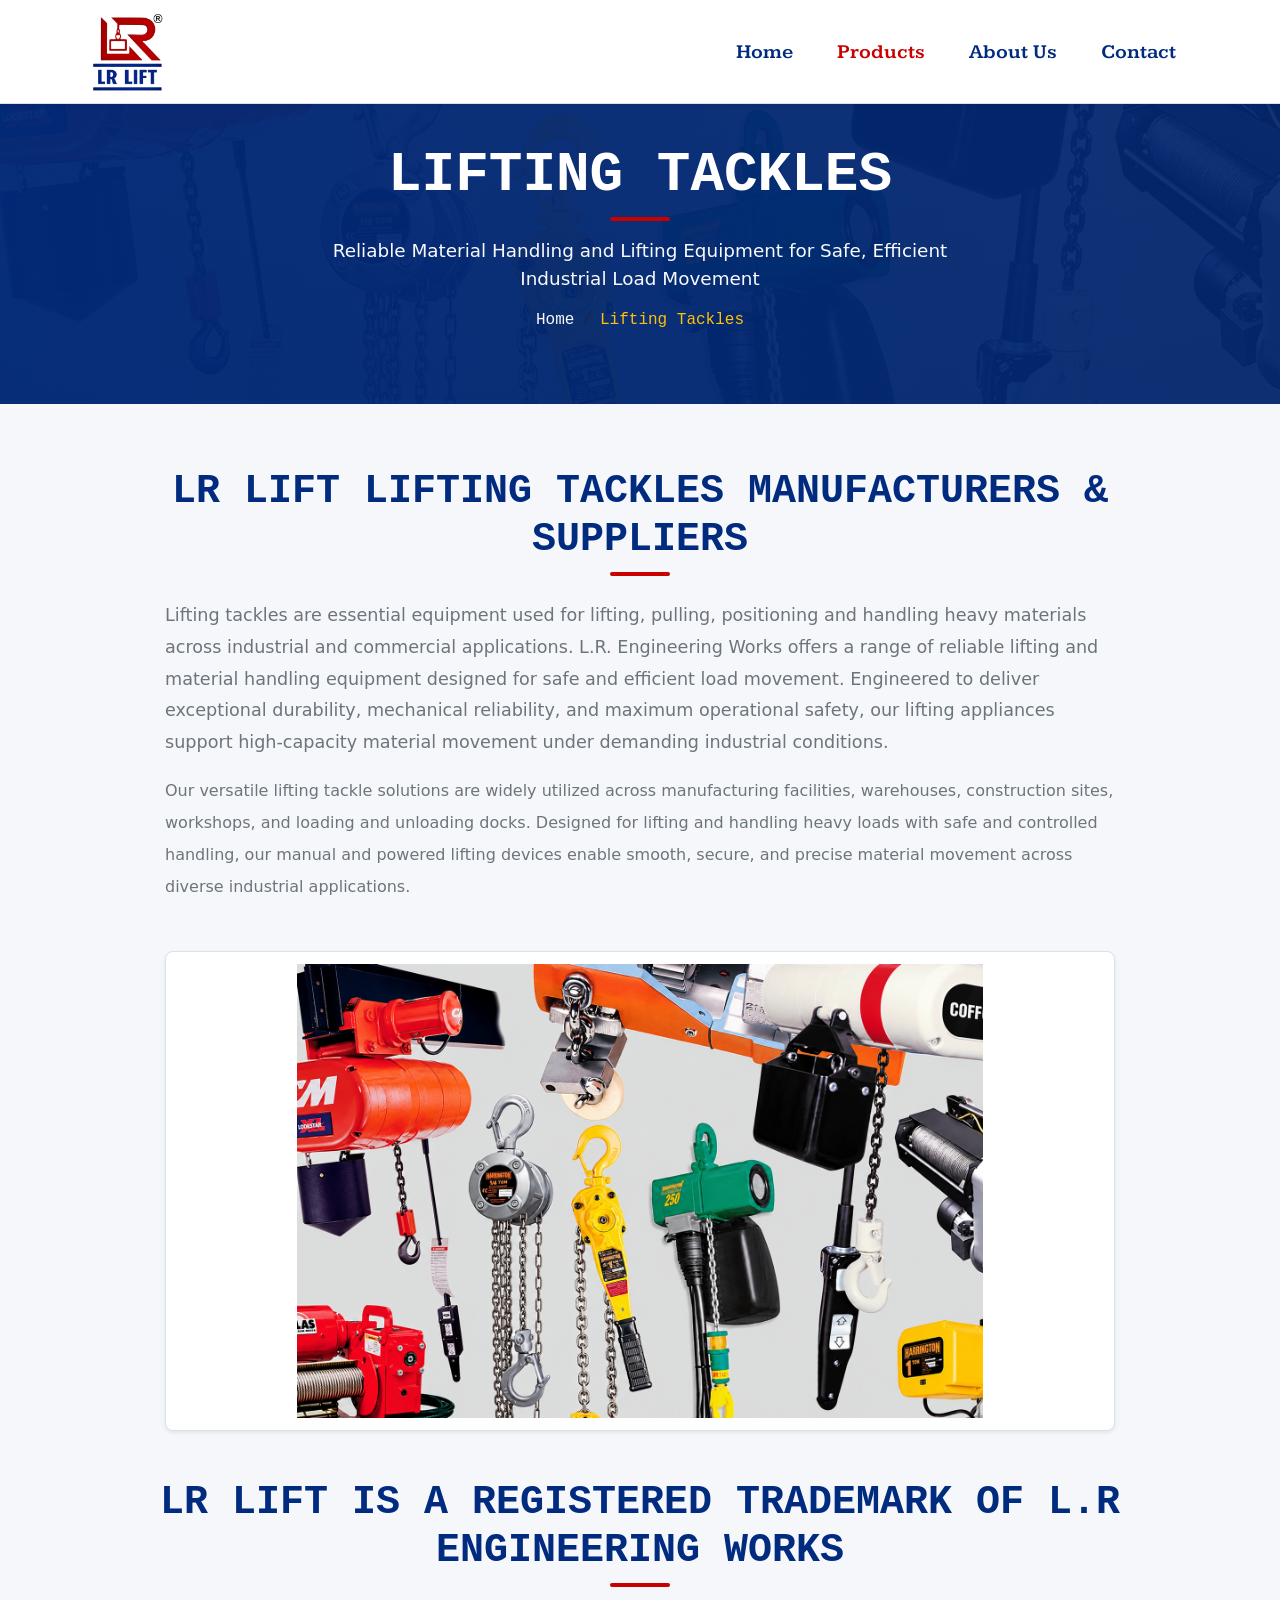
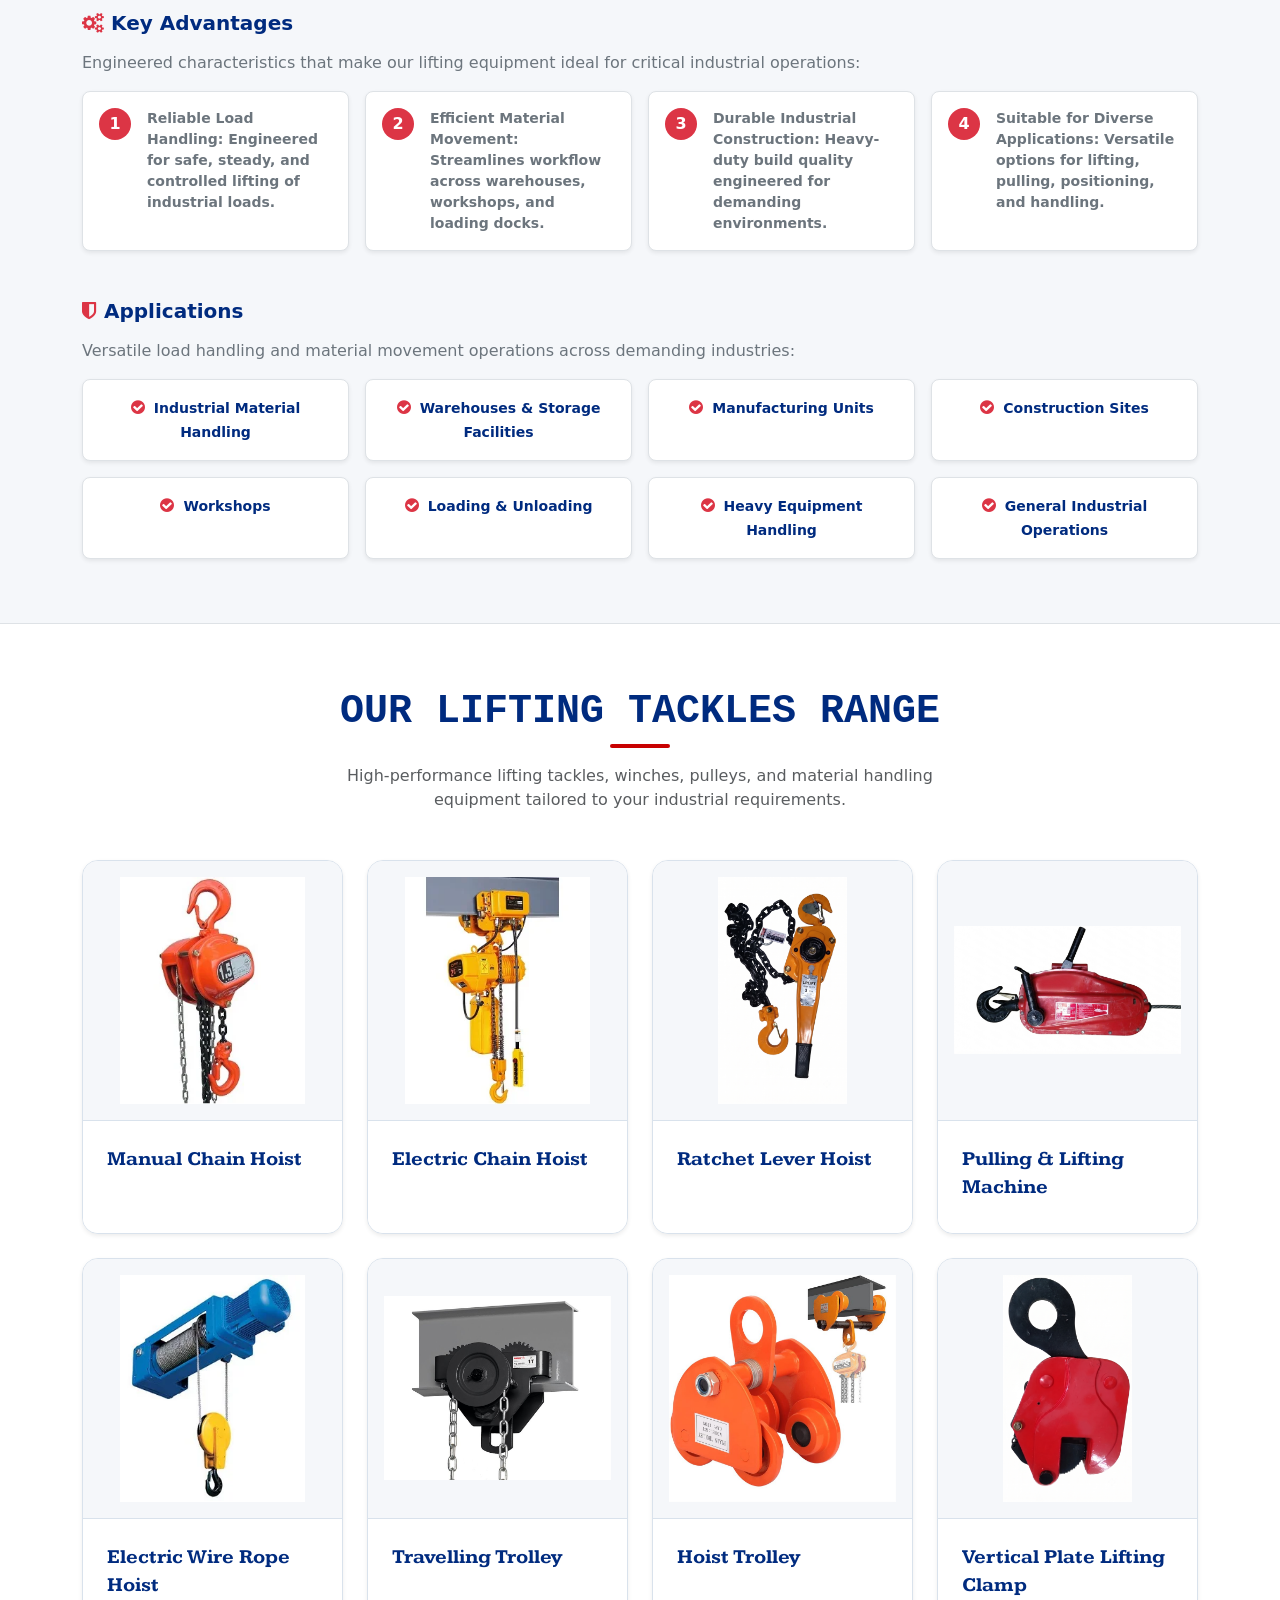
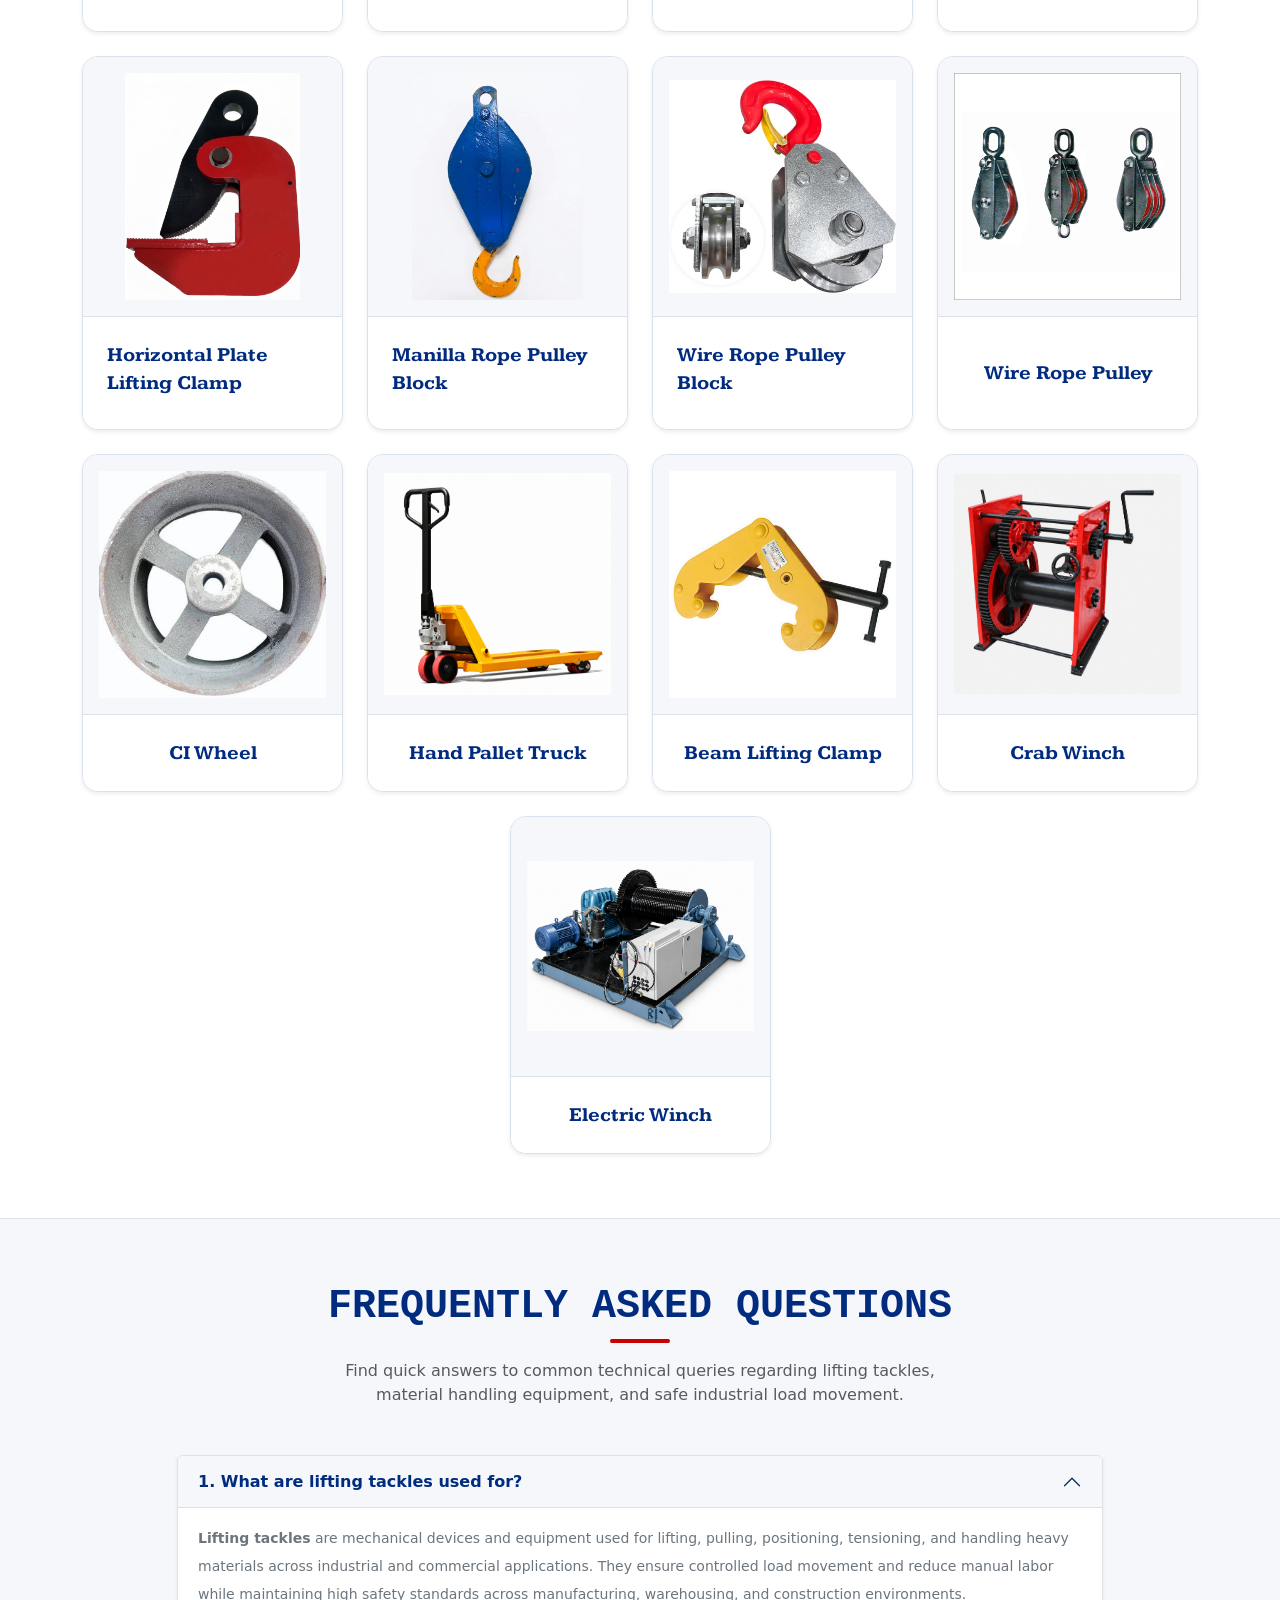
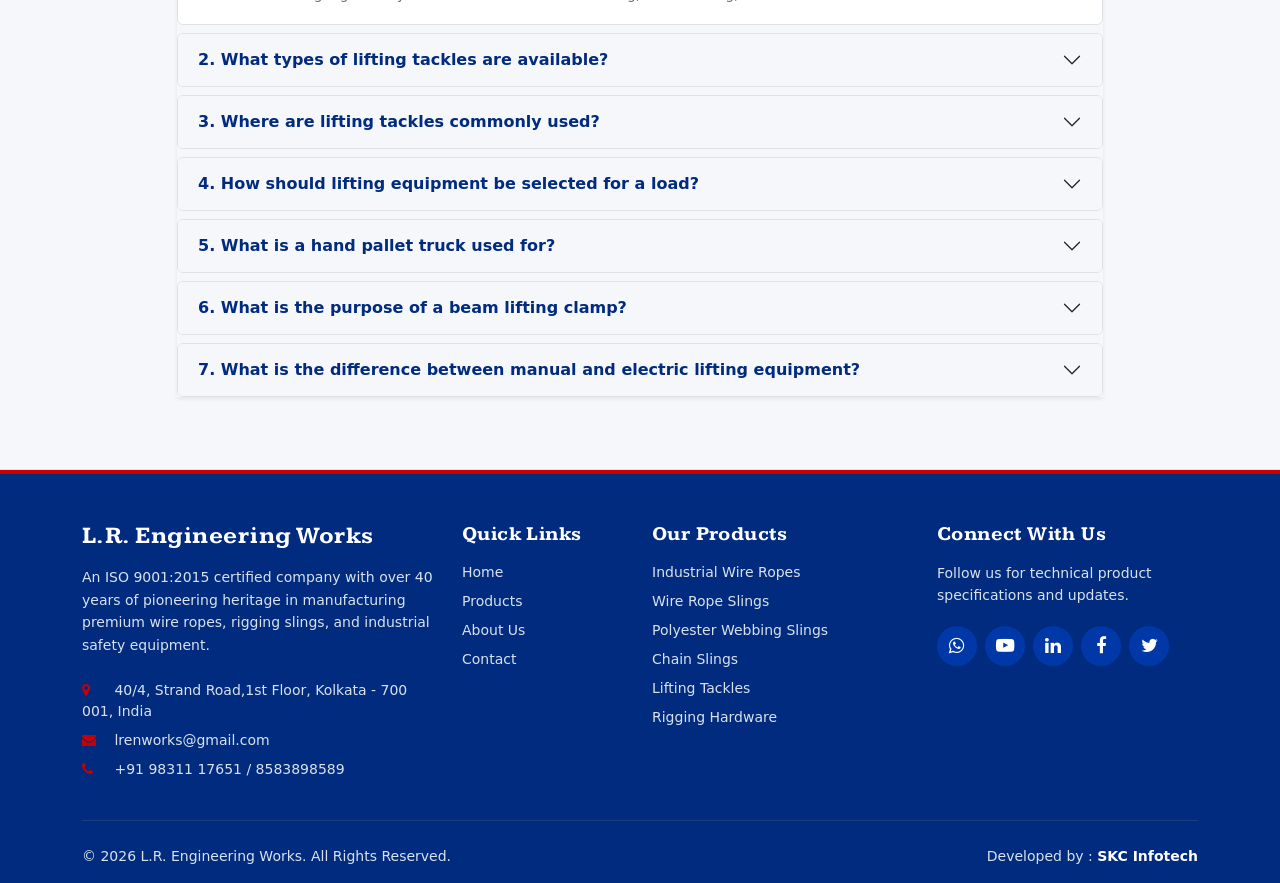
<file: lifting-tackles.html>
<!DOCTYPE html>
<html lang="en">
<head>
	<meta charset="utf-8">
	<meta name="viewport" content="width=device-width, initial-scale=1">
	<title>Lifting Tackles | L.R. Engineering Works</title>
	<meta name="description" content="Explore reliable lifting tackles and material handling equipment from L.R. Engineering Works for industrial lifting, handling, warehousing and heavy-load applications.">
	<meta name="keywords" content="lifting tackles, lifting equipment, material handling equipment, hand pallet truck, beam lifting clamp, crab winch, electric winch, wire rope pulley, industrial lifting equipment">
    <!-- Bootstrap link CDN -->
    <link href="https://cdn.jsdelivr.net/npm/bootstrap@5.0.2/dist/css/bootstrap.min.css" rel="stylesheet" integrity="sha384-EVSTQN3/azprG1Anm3QDgpJLIm9Nao0Yz1ztcQTwFspd3yD65VohhpuuCOmLASjC" crossorigin="anonymous">
    
    <!-- Internal link of css -->
    <link rel="stylesheet" href="style.css">

    <!-- Google fonts -->
    <link rel="preconnect" href="https://fonts.googleapis.com">
    <link rel="preconnect" href="https://fonts.gstatic.com" crossorigin>
    <link href="https://fonts.googleapis.com/css2?family=Kameron:wght@400..700&display=swap" rel="stylesheet">

    <!-- fafa icons -->
    <link rel="stylesheet" href="https://cdnjs.cloudflare.com/ajax/libs/font-awesome/4.7.0/css/font-awesome.min.css">
</head>
<body>

<!-- navbar -->
<nav class="navbar navbar-expand-lg navbar-dark fixed-top custom-navbar shadow-sm">
  <div class="container">
    <a class="navbar-brand py-1" href="index.html">
        <img src="img/lrlogo.png" alt="L.R. Engineering Works Logo" class="navbar-logo">
    </a>
    
    <button class="navbar-toggler custom-toggler" type="button" data-bs-toggle="collapse" data-bs-target="#navbarSupportedContent" aria-controls="navbarSupportedContent" aria-expanded="false" aria-label="Toggle navigation">
      <span class="navbar-toggler-icon"></span>
    </button>
    
    <div class="collapse navbar-collapse" id="navbarSupportedContent">
      <ul class="navbar-nav ms-auto mb-2 mb-lg-0 custom-nav-links">
        <li class="nav-item">
          <a class="nav-link" href="index.html">Home</a>
        </li>
        <li class="nav-item">
          <a class="nav-link active" aria-current="page" href="products.html">Products</a>
        </li>
        <li class="nav-item">
          <a class="nav-link" href="index.html#about">About Us</a>
        </li>
        <li class="nav-item">
          <a class="nav-link" href="#contact">Contact</a>
        </li>
      </ul>
    </div>
  </div>
</nav>

<!-- Hero Section -->
<section class="py-5 bg-dark text-white text-center position-relative" style="background-image: linear-gradient(rgba(15, 23, 42, 0.75), rgba(15, 23, 42, 0.8)), url('img/product/lifting-tackles-main-image.png'); background-size: cover; background-position: center; margin-top: 70px;">
    <div class="container py-4">
        <h1 class="display-4 fw-bold font-monospace text-uppercase tracking-wider">LIFTING TACKLES</h1>
        <div class="accent-line mx-auto mb-3"></div>
        <p class="lead text-light max-width-text mx-auto mb-3" style="font-size: 1.15rem; font-weight: 300;">Reliable Material Handling and Lifting Equipment for Safe, Efficient Industrial Load Movement</p>
        <nav aria-label="breadcrumb">
            <ol class="breadcrumb justify-content-center mb-0 small font-monospace">
                <li class="breadcrumb-item"><a href="index.html" class="text-light text-decoration-none">Home</a></li>
                <li class="breadcrumb-item text-warning active" aria-current="page">Lifting Tackles</li>
            </ol>
        </nav>
    </div>
</section>

<!-- Single Lifting Tackles Content Section Immediately After Hero -->
<section class="py-5 bg-light border-bottom">
    <div class="container py-3">                         
        <!-- Section Heading -->
        <div class="text-center mb-4">
            <h2 class="display-6 fw-bold text-dark font-monospace text-uppercase mb-2" style="color: #002B7F !important;">LR Lift Lifting Tackles Manufacturers &amp; Suppliers</h2>
            <div class="accent-line mx-auto mb-3"></div>
        </div>

        <!-- Main Paragraphs -->
        <div class="max-width-text mx-auto mb-5" style="max-width: 950px;">
            <p class="lead text-secondary mb-3" style="font-size: 1.1rem; line-height: 1.8;">
                Lifting tackles are essential equipment used for lifting, pulling, positioning and handling heavy materials across industrial and commercial applications. L.R. Engineering Works offers a range of reliable lifting and material handling equipment designed for safe and efficient load movement. Engineered to deliver exceptional durability, mechanical reliability, and maximum operational safety, our lifting appliances support high-capacity material movement under demanding industrial conditions.
            </p>
            
            <p class="text-secondary lh-lg mb-0">
                Our versatile lifting tackle solutions are widely utilized across manufacturing facilities, warehouses, construction sites, workshops, and loading and unloading docks. Designed for lifting and handling heavy loads with safe and controlled handling, our manual and powered lifting devices enable smooth, secure, and precise material movement across diverse industrial applications.
            </p>
        </div>

        <!-- Lifting Tackles Overview Image (Before Key Advantages) -->
        <div class="text-center my-4 mb-5">
            <div class="mx-auto" style="max-width: 950px;">
                <img src="img/product/lifting-tackles-overview.png" class="img-fluid rounded-3 shadow-sm w-100" style="max-height: 480px; object-fit: contain; background-color: #ffffff; padding: 12px; border: 1px solid #D9E2EC;" alt="Lifting Tackles and Material Handling Equipment Overview" loading="lazy">
            </div>
        </div>

        <!-- Key Performance Advantages -->
        <div class="mb-5">
        <div class="text-center mb-4">
            <h2 class="display-6 fw-bold text-dark font-monospace text-uppercase mb-2" style="color: #002B7F !important;">LR LIFT Is a registered trademark of L.R Engineering Works</h2>
            <div class="accent-line mx-auto mb-3"></div>
        </div>
            <h3 class="h5 fw-bold mb-3" style="color: #002B7F;"><i class="fa fa-cogs text-danger me-2"></i>Key Advantages</h3>
            <p class="text-secondary mb-3">Engineered characteristics that make our lifting equipment ideal for critical industrial operations:</p>
            <div class="row g-3">
                <div class="col-md-6 col-lg-3">
                    <div class="p-3 bg-white rounded-3 h-100 border shadow-sm d-flex align-items-start">
                        <span class="badge bg-danger rounded-circle p-2 me-3 fs-6" style="min-width: 32px; height: 32px; display: inline-flex; align-items: center; justify-content: center;">1</span>
                        <span class="text-secondary small fw-semibold">Reliable Load Handling: Engineered for safe, steady, and controlled lifting of industrial loads.</span>
                    </div>
                </div>
                <div class="col-md-6 col-lg-3">
                    <div class="p-3 bg-white rounded-3 h-100 border shadow-sm d-flex align-items-start">
                        <span class="badge bg-danger rounded-circle p-2 me-3 fs-6" style="min-width: 32px; height: 32px; display: inline-flex; align-items: center; justify-content: center;">2</span>
                        <span class="text-secondary small fw-semibold">Efficient Material Movement: Streamlines workflow across warehouses, workshops, and loading docks.</span>
                    </div>
                </div>
                <div class="col-md-6 col-lg-3">
                    <div class="p-3 bg-white rounded-3 h-100 border shadow-sm d-flex align-items-start">
                        <span class="badge bg-danger rounded-circle p-2 me-3 fs-6" style="min-width: 32px; height: 32px; display: inline-flex; align-items: center; justify-content: center;">3</span>
                        <span class="text-secondary small fw-semibold">Durable Industrial Construction: Heavy-duty build quality engineered for demanding environments.</span>
                    </div>
                </div>
                <div class="col-md-6 col-lg-3">
                    <div class="p-3 bg-white rounded-3 h-100 border shadow-sm d-flex align-items-start">
                        <span class="badge bg-danger rounded-circle p-2 me-3 fs-6" style="min-width: 32px; height: 32px; display: inline-flex; align-items: center; justify-content: center;">4</span>
                        <span class="text-secondary small fw-semibold">Suitable for Diverse Applications: Versatile options for lifting, pulling, positioning, and handling.</span>
                    </div>
                </div>
            </div>
        </div>

        <!-- Applications -->
        <div>
            <h3 class="h5 fw-bold mb-3" style="color: #002B7F;"><i class="fa fa-shield text-danger me-2"></i>Applications</h3>
            <p class="text-secondary mb-3">Versatile load handling and material movement operations across demanding industries:</p>
            <div class="row g-3">
                <div class="col-6 col-md-3">
                    <div class="p-3 bg-white rounded-3 border text-center shadow-sm h-100">
                        <i class="fa fa-check-circle text-danger me-1"></i>
                        <span class="text-dark small fw-semibold">Industrial Material Handling</span>
                    </div>
                </div>
                <div class="col-6 col-md-3">
                    <div class="p-3 bg-white rounded-3 border text-center shadow-sm h-100">
                        <i class="fa fa-check-circle text-danger me-1"></i>
                        <span class="text-dark small fw-semibold">Warehouses &amp; Storage Facilities</span>
                    </div>
                </div>
                <div class="col-6 col-md-3">
                    <div class="p-3 bg-white rounded-3 border text-center shadow-sm h-100">
                        <i class="fa fa-check-circle text-danger me-1"></i>
                        <span class="text-dark small fw-semibold">Manufacturing Units</span>
                    </div>
                </div>
                <div class="col-6 col-md-3">
                    <div class="p-3 bg-white rounded-3 border text-center shadow-sm h-100">
                        <i class="fa fa-check-circle text-danger me-1"></i>
                        <span class="text-dark small fw-semibold">Construction Sites</span>
                    </div>
                </div>
                <div class="col-6 col-md-3">
                    <div class="p-3 bg-white rounded-3 border text-center shadow-sm h-100">
                        <i class="fa fa-check-circle text-danger me-1"></i>
                        <span class="text-dark small fw-semibold">Workshops</span>
                    </div>
                </div>
                <div class="col-6 col-md-3">
                    <div class="p-3 bg-white rounded-3 border text-center shadow-sm h-100">
                        <i class="fa fa-check-circle text-danger me-1"></i>
                        <span class="text-dark small fw-semibold">Loading &amp; Unloading</span>
                    </div>
                </div>
                <div class="col-6 col-md-3">
                    <div class="p-3 bg-white rounded-3 border text-center shadow-sm h-100">
                        <i class="fa fa-check-circle text-danger me-1"></i>
                        <span class="text-dark small fw-semibold">Heavy Equipment Handling</span>
                    </div>
                </div>
                <div class="col-6 col-md-3">
                    <div class="p-3 bg-white rounded-3 border text-center shadow-sm h-100">
                        <i class="fa fa-check-circle text-danger me-1"></i>
                        <span class="text-dark small fw-semibold">General Industrial Operations</span>
                    </div>
                </div>
            </div>
        </div>
    </div>
</section>

<!-- Our Lifting Tackles Range Section -->
<section class="py-5 bg-white border-bottom">
    <div class="container py-3">
        <div class="text-center mb-5">
            <h2 class="display-6 fw-bold text-dark font-monospace text-uppercase mb-2" style="color: #002B7F !important;">Our Lifting Tackles Range</h2>
            <div class="accent-line mx-auto mb-3"></div>
            <p class="text-muted max-width-text mx-auto">High-performance lifting tackles, winches, pulleys, and material handling equipment tailored to your industrial requirements.</p>
        </div>
        <div class="row g-4 justify-content-center">
            <div class="col-lg-3 col-md-6 col-12">
                <div class="card h-100 premium-product-card border-0 shadow-sm position-relative">
                    <div class="premium-product-img-container">
                        <img src="img/product/manual-chain-hoist.jpg" class="premium-product-img" alt="Manual Chain Hoist" loading="lazy">
                    </div>
                    <div class="card-body d-flex flex-column justify-content-between p-4 bg-white">
                        <div>
                            <h4 class="premium-product-title mb-2">Manual Chain Hoist</h4>
                             <!--<p class="premium-product-desc text-muted mb-3">Industrial manual hand chain hoist block engineered for smooth vertical lifting.</p>
                        </div>
                        <div class="mt-auto pt-2">
                            <!-- <a href="product/manual-chain-hoist.html" class="btn btn-premium-details w-100 fw-bold stretched-link">
                                View Details <i class="fa fa-arrow-right ms-2"></i>
                            </a> -->
                        </div>
                    </div>
                </div>
            </div>
            <div class="col-lg-3 col-md-6 col-12">
                <div class="card h-100 premium-product-card border-0 shadow-sm position-relative">
                    <div class="premium-product-img-container">
                        <img src="img/product/electric-chain-hoist.jpg" class="premium-product-img" alt="Electric Chain Hoist" loading="lazy">
                    </div>
                    <div class="card-body d-flex flex-column justify-content-between p-4 bg-white">
                        <div>
                            <h4 class="premium-product-title mb-2">Electric Chain Hoist</h4>
                             <!--<p class="premium-product-desc text-muted mb-3">Precision motorized electric chain hoist for high-frequency industrial lifting.</p>
                        </div>
                        <div class="mt-auto pt-2">
                            <!-- <a href="product/electric-chain-hoist.html" class="btn btn-premium-details w-100 fw-bold stretched-link">
                                View Details <i class="fa fa-arrow-right ms-2"></i>
                            </a> -->
                        </div>
                    </div>
                </div>
            </div>
            <div class="col-lg-3 col-md-6 col-12">
                <div class="card h-100 premium-product-card border-0 shadow-sm position-relative">
                    <div class="premium-product-img-container">
                        <img src="new-img/ratchet-lever-hoist.png" class="premium-product-img" alt="Ratchet Lever Hoist" loading="lazy">
                    </div>
                    <div class="card-body d-flex flex-column justify-content-between p-4 bg-white">
                        <div>
                            <h4 class="premium-product-title mb-2">Ratchet Lever Hoist</h4>
                             <!--<p class="premium-product-desc text-muted mb-3">Heavy-duty ratchet lever hoist puller for tensioning, dragging, and lifting.</p>
                        </div>
                        <div class="mt-auto pt-2">
                            <!-- <a href="product/ratchet-lever-hoist.html" class="btn btn-premium-details w-100 fw-bold stretched-link">
                                View Details <i class="fa fa-arrow-right ms-2"></i>
                            </a> -->
                        </div>
                    </div>
                </div>
            </div>
            <div class="col-lg-3 col-md-6 col-12">
                <div class="card h-100 premium-product-card border-0 shadow-sm position-relative">
                    <div class="premium-product-img-container">
                        <img src="new-img/pulling-lifting.png" class="premium-product-img" alt="Pulling & Lifting Machine" loading="lazy">
                    </div>
                    <div class="card-body d-flex flex-column justify-content-between p-4 bg-white">
                        <div>
                            <h4 class="premium-product-title mb-2">Pulling & Lifting Machine</h4>
                             <!--<p class="premium-product-desc text-muted mb-3">Tirfor-type wire rope pulling and lifting machine built for heavy field operations.</p>
                        </div>
                        <div class="mt-auto pt-2">
                            <!-- <a href="product/pulling-lifting-machine.html" class="btn btn-premium-details w-100 fw-bold stretched-link">
                                View Details <i class="fa fa-arrow-right ms-2"></i>
                            </a> -->
                        </div>
                    </div>
                </div>
            </div>
            <div class="col-lg-3 col-md-6 col-12">
                <div class="card h-100 premium-product-card border-0 shadow-sm position-relative">
                    <div class="premium-product-img-container">
                        <img src="img/product/electric-wire-rope-hoist.jpg" class="premium-product-img" alt="Electric Wire Rope Hoist" loading="lazy">
                    </div>
                    <div class="card-body d-flex flex-column justify-content-between p-4 bg-white">
                        <div>
                            <h4 class="premium-product-title mb-2">Electric Wire Rope Hoist</h4>
                             <!--<p class="premium-product-desc text-muted mb-3">Heavy-duty electric wire rope hoist for overhead crane and gantry systems.</p>
                        </div>
                        <div class="mt-auto pt-2">
                            <!-- <a href="product/electric-wire-rope-hoist.html" class="btn btn-premium-details w-100 fw-bold stretched-link">
                                View Details <i class="fa fa-arrow-right ms-2"></i>
                            </a> -->
                        </div>
                    </div>
                </div>
            </div>
            <div class="col-lg-3 col-md-6 col-12">
                <div class="card h-100 premium-product-card border-0 shadow-sm position-relative">
                    <div class="premium-product-img-container">
                        <img src="img/product/travelling-trolley.jpg" class="premium-product-img" alt="Travelling Trolley" loading="lazy">
                    </div>
                    <div class="card-body d-flex flex-column justify-content-between p-4 bg-white">
                        <div>
                            <h4 class="premium-product-title mb-2">Travelling Trolley</h4>
                             <!--<p class="premium-product-desc text-muted mb-3">Geared travelling trolley for accurate load placement along horizontal monorail beams.</p>
                        </div>
                        <div class="mt-auto pt-2">
                            <!-- <a href="product/travelling-trolley.html" class="btn btn-premium-details w-100 fw-bold stretched-link">
                                View Details <i class="fa fa-arrow-right ms-2"></i>
                            </a> -->
                        </div>
                    </div>
                </div>
            </div>
            <div class="col-lg-3 col-md-6 col-12">
                <div class="card h-100 premium-product-card border-0 shadow-sm position-relative">
                    <div class="premium-product-img-container">
                        <img src="img/product/hoist-trolley.jpg" class="premium-product-img" alt="Hoist Trolley" loading="lazy">
                    </div>
                    <div class="card-body d-flex flex-column justify-content-between p-4 bg-white">
                        <div>
                            <h4 class="premium-product-title mb-2">Hoist Trolley</h4>
                             <!--<p class="premium-product-desc text-muted mb-3">Manual push or geared hoist travel trolley for smooth beam alignment and load transit.</p>
                        </div>
                        <div class="mt-auto pt-2">
                            <!-- <a href="product/hoist-trolley.html" class="btn btn-premium-details w-100 fw-bold stretched-link">
                                View Details <i class="fa fa-arrow-right ms-2"></i>
                            </a> -->
                        </div>
                    </div>
                </div>
            </div>
        
            <!-- <div class="col-lg-3 col-md-6 col-12">
                <div class="card h-100 premium-product-card border-0 shadow-sm position-relative">
                    <div class="premium-product-img-container">
                        <img src="img/product/electric-winch.jpg" class="premium-product-img" alt="Electric Winch" loading="lazy">
                    </div>
                    <div class="card-body d-flex flex-column justify-content-between p-4 bg-white">
                        <div>
                            <h4 class="premium-product-title mb-2">Electric Winch</h4>
                             <!--<p class="premium-product-desc text-muted mb-3">Power-driven electric winch drum designed for heavy-duty pulling, towing, and industrial hoisting.</p>
                        </div>
                        <div class="mt-auto pt-2">
                            <a href="product/electric-winch.html" class="btn btn-premium-details w-100 fw-bold stretched-link">
                                View Details <i class="fa fa-arrow-right ms-2"></i>
                            </a>
                        </div>
                    </div>
                </div>
            </div> -->
            <div class="col-lg-3 col-md-6 col-12">
                <div class="card h-100 premium-product-card border-0 shadow-sm position-relative">
                    <div class="premium-product-img-container">
                        <img src="new-img/vertical-plate-lifting-clamp.png" class="premium-product-img" alt="Vertical Plate Lifting Clamp" loading="lazy">
                    </div>
                    <div class="card-body d-flex flex-column justify-content-between p-4 bg-white">
                        <div>
                            <h4 class="premium-product-title mb-2">Vertical Plate Lifting Clamp</h4>
                             <!--<p class="premium-product-desc text-muted mb-3">Heavy-duty vertical plate clamp with safety lock for lifting steel sheets and plates safely.</p>
                        </div>
                        <div class="mt-auto pt-2">
                            <!-- <a href="product/vertical-plate-lifting-clamp.html" class="btn btn-premium-details w-100 fw-bold stretched-link">
                                View Details <i class="fa fa-arrow-right ms-2"></i>
                            </a> -->
                        </div>
                    </div>
                </div>
            </div>
            <div class="col-lg-3 col-md-6 col-12">
                <div class="card h-100 premium-product-card border-0 shadow-sm position-relative">
                    <div class="premium-product-img-container">
                        <img src="new-img/horizontal-plate-lifting-clamp.png" class="premium-product-img" alt="Horizontal Plate Lifting Clamp" loading="lazy">
                    </div>
                    <div class="card-body d-flex flex-column justify-content-between p-4 bg-white">
                        <div>
                            <h4 class="premium-product-title mb-2">Horizontal Plate Lifting Clamp</h4>
                             <!--<p class="premium-product-desc text-muted mb-3">Pair-operated horizontal plate lifting clamps engineered for sagging steel plate bundles.</p>
                        </div>
                        <div class="mt-auto pt-2">
                            <!-- <a href="product/horizontal-plate-lifting-clamp.html" class="btn btn-premium-details w-100 fw-bold stretched-link">
                                View Details <i class="fa fa-arrow-right ms-2"></i>
                            </a> -->
                        </div>
                    </div>
                </div>
            </div>
            <div class="col-lg-3 col-md-6 col-12">
                <div class="card h-100 premium-product-card border-0 shadow-sm position-relative">
                    <div class="premium-product-img-container">
                        <img src="new-img/manila-rope-pulley.png" class="premium-product-img" alt="Manilla Rope Pulley Block" loading="lazy">
                    </div>
                    <div class="card-body d-flex flex-column justify-content-between p-4 bg-white">
                        <div>
                            <h4 class="premium-product-title mb-2">Manilla Rope Pulley Block</h4>
                             <!--<p class="premium-product-desc text-muted mb-3">Classic heavy-duty wood or steel blocks designed specifically for manila rope rigging setups.</p>
                        </div>
                        <div class="mt-auto pt-2">
                            <!-- <a href="product/manilla-rope-pulley-block.html" class="btn btn-premium-details w-100 fw-bold stretched-link">
                                View Details <i class="fa fa-arrow-right ms-2"></i>
                            </a> -->
                        </div>
                    </div>
                </div>
            </div>
            <div class="col-lg-3 col-md-6 col-12">
                <div class="card h-100 premium-product-card border-0 shadow-sm position-relative">
                    <div class="premium-product-img-container">
                        <img src="img/product/wire-rope-pulley-block.jpg" class="premium-product-img" alt="Wire Rope Pulley Block" loading="lazy">
                    </div>
                    <div class="card-body d-flex flex-column justify-content-between p-4 bg-white">
                        <div>
                            <h4 class="premium-product-title mb-2">Wire Rope Pulley Block</h4>
                             <!--<p class="premium-product-desc text-muted mb-3">Heavy steel wire rope pulley block assemblies with forged swivel hook or shackle anchors.</p>
                        </div>
                        <div class="mt-auto pt-2">
                            <!-- <a href="product/wire-rope-pulley-block.html" class="btn btn-premium-details w-100 fw-bold stretched-link">
                                View Details <i class="fa fa-arrow-right ms-2"></i>
                            </a> -->
                        </div>
                    </div>
                </div>
            </div>
            
            
<!--            
        </div>
        <div class="row g-4 justify-content-center"> -->
            <!-- 1. Wire Rope Pulley -->
            <div class="col-lg-3 col-md-6 col-12">
                <div class="card h-100 premium-product-card border-0 shadow-sm position-relative">
                    <div class="premium-product-img-container">
                        <img src="img/product/wire-rope-pulley.jpg" class="premium-product-img" alt="Wire Rope Pulley" loading="lazy">
                    </div>
                    <div class="card-body d-flex flex-column justify-content-center p-4 bg-white">
                        <h3 class="h4 premium-product-title mb-0 text-center">Wire Rope Pulley</h3>
                    </div>
                </div>
            </div>

            <!-- 2. CI Wheel -->
            <div class="col-lg-3 col-md-6 col-12">
                <div class="card h-100 premium-product-card border-0 shadow-sm position-relative">
                    <div class="premium-product-img-container">
                        <img src="img/product/ci-wheel.jpeg" class="premium-product-img" alt="CI Wheel" loading="lazy">
                    </div>
                    <div class="card-body d-flex flex-column justify-content-center p-4 bg-white">
                        <h3 class="h4 premium-product-title mb-0 text-center">CI Wheel</h3>
                    </div>
                </div>
            </div>

            <!-- 3. Hand Pallet Truck -->
            <div class="col-lg-3 col-md-6 col-12">
                <div class="card h-100 premium-product-card border-0 shadow-sm position-relative">
                    <div class="premium-product-img-container">
                        <img src="img/product/hand-pallet-truck.png" class="premium-product-img" alt="Hand Pallet Truck" loading="lazy">
                    </div>
                    <div class="card-body d-flex flex-column justify-content-center p-4 bg-white">
                        <h3 class="h4 premium-product-title mb-0 text-center">Hand Pallet Truck</h3>
                    </div>
                </div>
            </div>

            <!-- 4. Beam Lifting Clamp -->
            <div class="col-lg-3 col-md-6 col-12">
                <div class="card h-100 premium-product-card border-0 shadow-sm position-relative">
                    <div class="premium-product-img-container">
                        <img src="img/product/beam-lifting-clamp.jpeg" class="premium-product-img" alt="Beam Lifting Clamp" loading="lazy">
                    </div>
                    <div class="card-body d-flex flex-column justify-content-center p-4 bg-white">
                        <h3 class="h4 premium-product-title mb-0 text-center">Beam Lifting Clamp</h3>
                    </div>
                </div>
            </div>

            <!-- 5. Crab Winch -->
            <div class="col-lg-3 col-md-6 col-12">
                <div class="card h-100 premium-product-card border-0 shadow-sm position-relative">
                    <div class="premium-product-img-container">
                        <img src="img/product/crab-winch.png" class="premium-product-img" alt="Crab Winch" loading="lazy">
                    </div>
                    <div class="card-body d-flex flex-column justify-content-center p-4 bg-white">
                        <h3 class="h4 premium-product-title mb-0 text-center">Crab Winch</h3>
                    </div>
                </div>
            </div>

            <!-- 6. Electric Winch -->
            <div class="col-lg-3 col-md-6 col-12">
                <div class="card h-100 premium-product-card border-0 shadow-sm position-relative ">
                    <div class="premium-product-img-container">
                        <img src="img/product/electric-winch.png" class="premium-product-img" alt="Electric Winch" loading="lazy">
                    </div>
                    <div class="card-body d-flex flex-column justify-content-center p-4 bg-white">
                        <h3 class="h4 premium-product-title mb-0 text-center">Electric Winch</h3>
                    </div>
                </div>
            </div>
        </div>
        
    </div>
</section>

<!-- FAQ Section -->
<section class="py-5 bg-light border-bottom">
    <div class="container py-3">
        <div class="text-center mb-5">
            <h2 class="display-6 fw-bold text-dark font-monospace text-uppercase mb-2" style="color: #002B7F !important;">Frequently Asked Questions</h2>
            <div class="accent-line mx-auto mb-3"></div>
            <p class="text-muted max-width-text mx-auto">Find quick answers to common technical queries regarding lifting tackles, material handling equipment, and safe industrial load movement.</p>
        </div>
        
        <div class="row justify-content-center">
            <div class="col-lg-10">
                <div class="accordion shadow-sm" id="liftingTacklesFaqAccordion">
                    
                    <!-- Question 1 -->
                    <div class="accordion-item border mb-2 rounded overflow-hidden">
                        <h3 class="accordion-header" id="faqHeadingOne">
                            <button class="accordion-button fw-bold text-dark bg-light" type="button" data-bs-toggle="collapse" data-bs-target="#faqCollapseOne" aria-expanded="true" aria-controls="faqCollapseOne">
                                1. What are lifting tackles used for?
                            </button>
                        </h3>
                        <div id="faqCollapseOne" class="accordion-collapse collapse show" aria-labelledby="faqHeadingOne" data-bs-parent="#liftingTacklesFaqAccordion">
                            <div class="accordion-body text-secondary small lh-lg">
                                <strong>Lifting tackles</strong> are mechanical devices and equipment used for lifting, pulling, positioning, tensioning, and handling heavy materials across industrial and commercial applications. They ensure controlled load movement and reduce manual labor while maintaining high safety standards across manufacturing, warehousing, and construction environments.
                            </div>
                        </div>
                    </div>

                    <!-- Question 2 -->
                    <div class="accordion-item border mb-2 rounded overflow-hidden">
                        <h3 class="accordion-header" id="faqHeadingTwo">
                            <button class="accordion-button collapsed fw-bold text-dark bg-light" type="button" data-bs-toggle="collapse" data-bs-target="#faqCollapseTwo" aria-expanded="false" aria-controls="faqCollapseTwo">
                                2. What types of lifting tackles are available?
                            </button>
                        </h3>
                        <div id="faqCollapseTwo" class="accordion-collapse collapse" aria-labelledby="faqHeadingTwo" data-bs-parent="#liftingTacklesFaqAccordion">
                            <div class="accordion-body text-secondary small lh-lg">
                                L.R. Engineering Works offers a broad range of lifting and material handling gear, including <strong>Wire Rope Pulleys</strong>, <strong>Cast Iron (CI) Wheels</strong>, <strong>Hand Pallet Trucks</strong>, <strong>Beam Lifting Clamps</strong>, <strong>Crab Winches</strong>, <strong>Electric Winches</strong>, and complete industrial lifting tackle assemblies tailored to diverse load handling requirements.
                            </div>
                        </div>
                    </div>

                    <!-- Question 3 -->
                    <div class="accordion-item border mb-2 rounded overflow-hidden">
                        <h3 class="accordion-header" id="faqHeadingThree">
                            <button class="accordion-button collapsed fw-bold text-dark bg-light" type="button" data-bs-toggle="collapse" data-bs-target="#faqCollapseThree" aria-expanded="false" aria-controls="faqCollapseThree">
                                3. Where are lifting tackles commonly used?
                            </button>
                        </h3>
                        <div id="faqCollapseThree" class="accordion-collapse collapse" aria-labelledby="faqHeadingThree" data-bs-parent="#liftingTacklesFaqAccordion">
                            <div class="accordion-body text-secondary small lh-lg">
                                Lifting tackles are widely utilized across manufacturing plants, warehouses, storage facilities, construction and infrastructure sites, engineering workshops, shipyards, and freight loading and unloading operations where heavy loads require safe, systematic, and controlled movement.
                            </div>
                        </div>
                    </div>

                    <!-- Question 4 -->
                    <div class="accordion-item border mb-2 rounded overflow-hidden">
                        <h3 class="accordion-header" id="faqHeadingFour">
                            <button class="accordion-button collapsed fw-bold text-dark bg-light" type="button" data-bs-toggle="collapse" data-bs-target="#faqCollapseFour" aria-expanded="false" aria-controls="faqCollapseFour">
                                4. How should lifting equipment be selected for a load?
                            </button>
                        </h3>
                        <div id="faqCollapseFour" class="accordion-collapse collapse" aria-labelledby="faqHeadingFour" data-bs-parent="#liftingTacklesFaqAccordion">
                            <div class="accordion-body text-secondary small lh-lg">
                                Proper equipment selection depends on total load weight, center of gravity, frequency of lifting, available headroom, environmental conditions (such as indoor, outdoor, moisture, or chemical exposure), and whether manual mechanical advantage or powered electric operation is best suited for the workflow. Always ensure that the equipment rating meets or exceeds the required working load limit.
                            </div>
                        </div>
                    </div>

                    <!-- Question 5 -->
                    <div class="accordion-item border mb-2 rounded overflow-hidden">
                        <h3 class="accordion-header" id="faqHeadingFive">
                            <button class="accordion-button collapsed fw-bold text-dark bg-light" type="button" data-bs-toggle="collapse" data-bs-target="#faqCollapseFive" aria-expanded="false" aria-controls="faqCollapseFive">
                                5. What is a hand pallet truck used for?
                            </button>
                        </h3>
                        <div id="faqCollapseFive" class="accordion-collapse collapse" aria-labelledby="faqHeadingFive" data-bs-parent="#liftingTacklesFaqAccordion">
                            <div class="accordion-body text-secondary small lh-lg">
                                A <strong>hand pallet truck</strong> is a hydraulic floor-level material handling device specifically designed for shifting palletized loads, containers, and heavy materials across warehouse aisles, factory floors, and loading docks with smooth maneuverability and minimal operator effort.
                            </div>
                        </div>
                    </div>

                    <!-- Question 6 -->
                    <div class="accordion-item border mb-2 rounded overflow-hidden">
                        <h3 class="accordion-header" id="faqHeadingSix">
                            <button class="accordion-button collapsed fw-bold text-dark bg-light" type="button" data-bs-toggle="collapse" data-bs-target="#faqCollapseSix" aria-expanded="false" aria-controls="faqCollapseSix">
                                6. What is the purpose of a beam lifting clamp?
                            </button>
                        </h3>
                        <div id="faqCollapseSix" class="accordion-collapse collapse" aria-labelledby="faqHeadingSix" data-bs-parent="#liftingTacklesFaqAccordion">
                            <div class="accordion-body text-secondary small lh-lg">
                                A <strong>beam lifting clamp</strong> provides a secure, temporary or semi-permanent rigging suspension point onto structural steel I-beams and H-beams. It allows hoists, pulleys, winches, and tackle blocks to be safely attached and suspended without welding, drilling, or causing structural modification to the beam.
                            </div>
                        </div>
                    </div>

                    <!-- Question 7 -->
                    <div class="accordion-item border mb-2 rounded overflow-hidden">
                        <h3 class="accordion-header" id="faqHeadingSeven">
                            <button class="accordion-button collapsed fw-bold text-dark bg-light" type="button" data-bs-toggle="collapse" data-bs-target="#faqCollapseSeven" aria-expanded="false" aria-controls="faqCollapseSeven">
                                7. What is the difference between manual and electric lifting equipment?
                            </button>
                        </h3>
                        <div id="faqCollapseSeven" class="accordion-collapse collapse" aria-labelledby="faqHeadingSeven" data-bs-parent="#liftingTacklesFaqAccordion">
                            <div class="accordion-body text-secondary small lh-lg">
                                Manual lifting equipment (such as crab winches and manual pulley blocks) operates via mechanical gearing and hand power, offering high portability and independence from electrical supply. Electric lifting equipment (such as electric winches) utilizes motor-driven power for rapid, effortless, and continuous load movement, significantly increasing productivity in high-volume industrial environments.
                            </div>
                        </div>
                    </div>

                </div>
            </div>
        </div>
    </div>
</section>

<!-- Footer -->
<footer id="contact" class="custom-footer pt-5 pb-3">
    <div class="container">
        <div class="row g-4 mb-4">
            
            <div class="col-lg-4 col-md-6">
                <h4 class="footer-heading mb-3 text-white">L.R. Engineering Works</h4>
                <p class="footer-text small mb-4">
                    An ISO 9001:2015 certified company with over 40 years of pioneering heritage in manufacturing premium wire ropes, rigging slings, and industrial safety equipment.
                </p>
                <ul class="list-unstyled footer-contact-info small">
                    <li class="mb-2"><i class="fa fa-map-marker text-accent me-2"></i> 40/4, Strand Road,1st Floor, Kolkata - 700 001, India</li>
                    <li class="mb-2"><i class="fa fa-envelope text-accent me-2"></i> lrenworks@gmail.com</li>
                    <li><i class="fa fa-phone text-accent me-2"></i> +91 98311 17651 / 8583898589</li>
                </ul>
            </div>

            <div class="col-lg-2 col-md-6 col-6">
                <h5 class="footer-heading mb-3 text-white">Quick Links</h5>
                <ul class="list-unstyled footer-links small">
                    <li class="mb-2"><a href="index.html">Home</a></li>
                    <li class="mb-2"><a href="products.html">Products</a></li>
                    <li class="mb-2"><a href="index.html#about">About Us</a></li>
                    <li><a href="#contact">Contact</a></li>
                </ul>
            </div>

            <div class="col-lg-3 col-md-6 col-6">
                <h5 class="footer-heading mb-3 text-white">Our Products</h5>
                <ul class="list-unstyled footer-links small">
                    <li class="mb-2"><a href="wire-rope.html">Industrial Wire Ropes</a></li>
                    <li class="mb-2"><a href="wire-rope-sling.html">Wire Rope Slings</a></li>
                    <li class="mb-2"><a href="polyester-webbing-sling.html">Polyester Webbing Slings</a></li>
                    <li class="mb-2"><a href="chain-sling.html">Chain Slings</a></li>
                    <li class="mb-2"><a href="lifting-tackles.html">Lifting Tackles</a></li>
                    <li><a href="fittings-store.html">Rigging Hardware</a></li>
                </ul>
            </div>

            <div class="col-lg-3 col-md-6">
                <h5 class="footer-heading mb-3 text-white">Connect With Us</h5>
                <p class="footer-text small mb-3">Follow us for technical product specifications and updates.</p>
                
                <div class="d-flex flex-wrap gap-2 pt-1 footer-social-grid">
                    <a href="https://wa.me/yournumber" target="_blank" class="f-social-btn fsb-whatsapp" title="WhatsApp"><i class="fa fa-whatsapp"></i></a>
                    <a href="https://youtube.com/yourchannel" target="_blank" class="f-social-btn fsb-youtube" title="YouTube"><i class="fa fa-youtube-play"></i></a>
                    <a href="https://linkedin.com/company/yourcompany" target="_blank" class="f-social-btn fsb-linkedin" title="LinkedIn"><i class="fa fa-linkedin"></i></a>
                    <a href="https://facebook.com/yourpage" target="_blank" class="f-social-btn fsb-facebook" title="Facebook"><i class="fa fa-facebook"></i></a>
                    <a href="https://twitter.com/yourhandle" target="_blank" class="f-social-btn fsb-twitter" title="Twitter"><i class="fa fa-twitter"></i></a>
                </div>
            </div>

        </div>

        <hr class="border-secondary my-4 opacity-25">

        <div class="row align-items-center g-2 footer-credits-row small">
            <div class="col-md-6 text-center text-md-start">
                <p class="mb-0 footer-text">&copy; 2026 L.R. Engineering Works. All Rights Reserved.</p>
            </div>
            <div class="col-md-6 text-center text-md-end">
                <p class="mb-0 footer-text">
                    Developed by : <a href="https://skcinfotech.in/" target="_blank" class="agency-link fw-semibold">SKC Infotech</a>
                </p>
            </div>
        </div>
    </div>
</footer>

<script src="https://cdn.jsdelivr.net/npm/bootstrap@5.0.2/dist/js/bootstrap.bundle.min.js" integrity="sha384-MrcW6ZMFYlzcLA8Nl+NtUVF0sA7MsXsP1UyJoMp4YLEuNSfAP+JcXn/tWtIaxVXM" crossorigin="anonymous"></script>
</body>
</html>
</file>
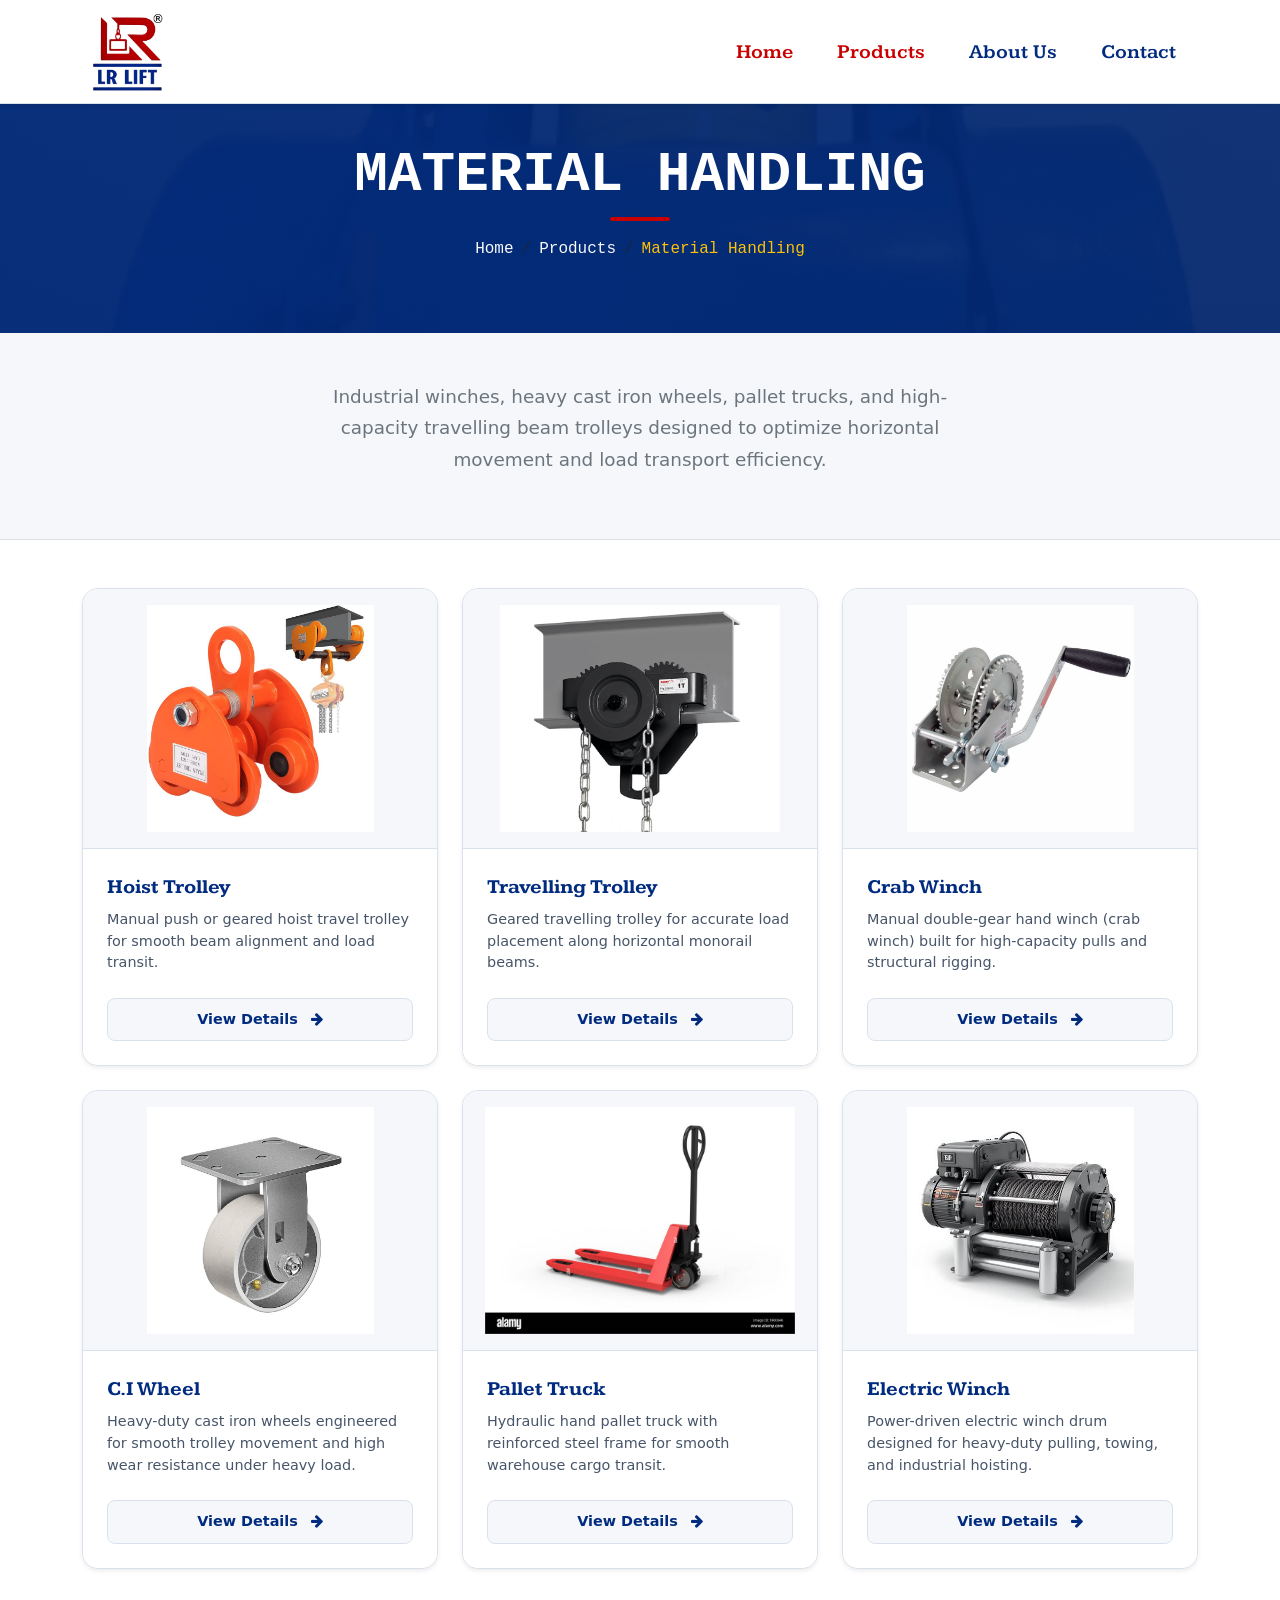
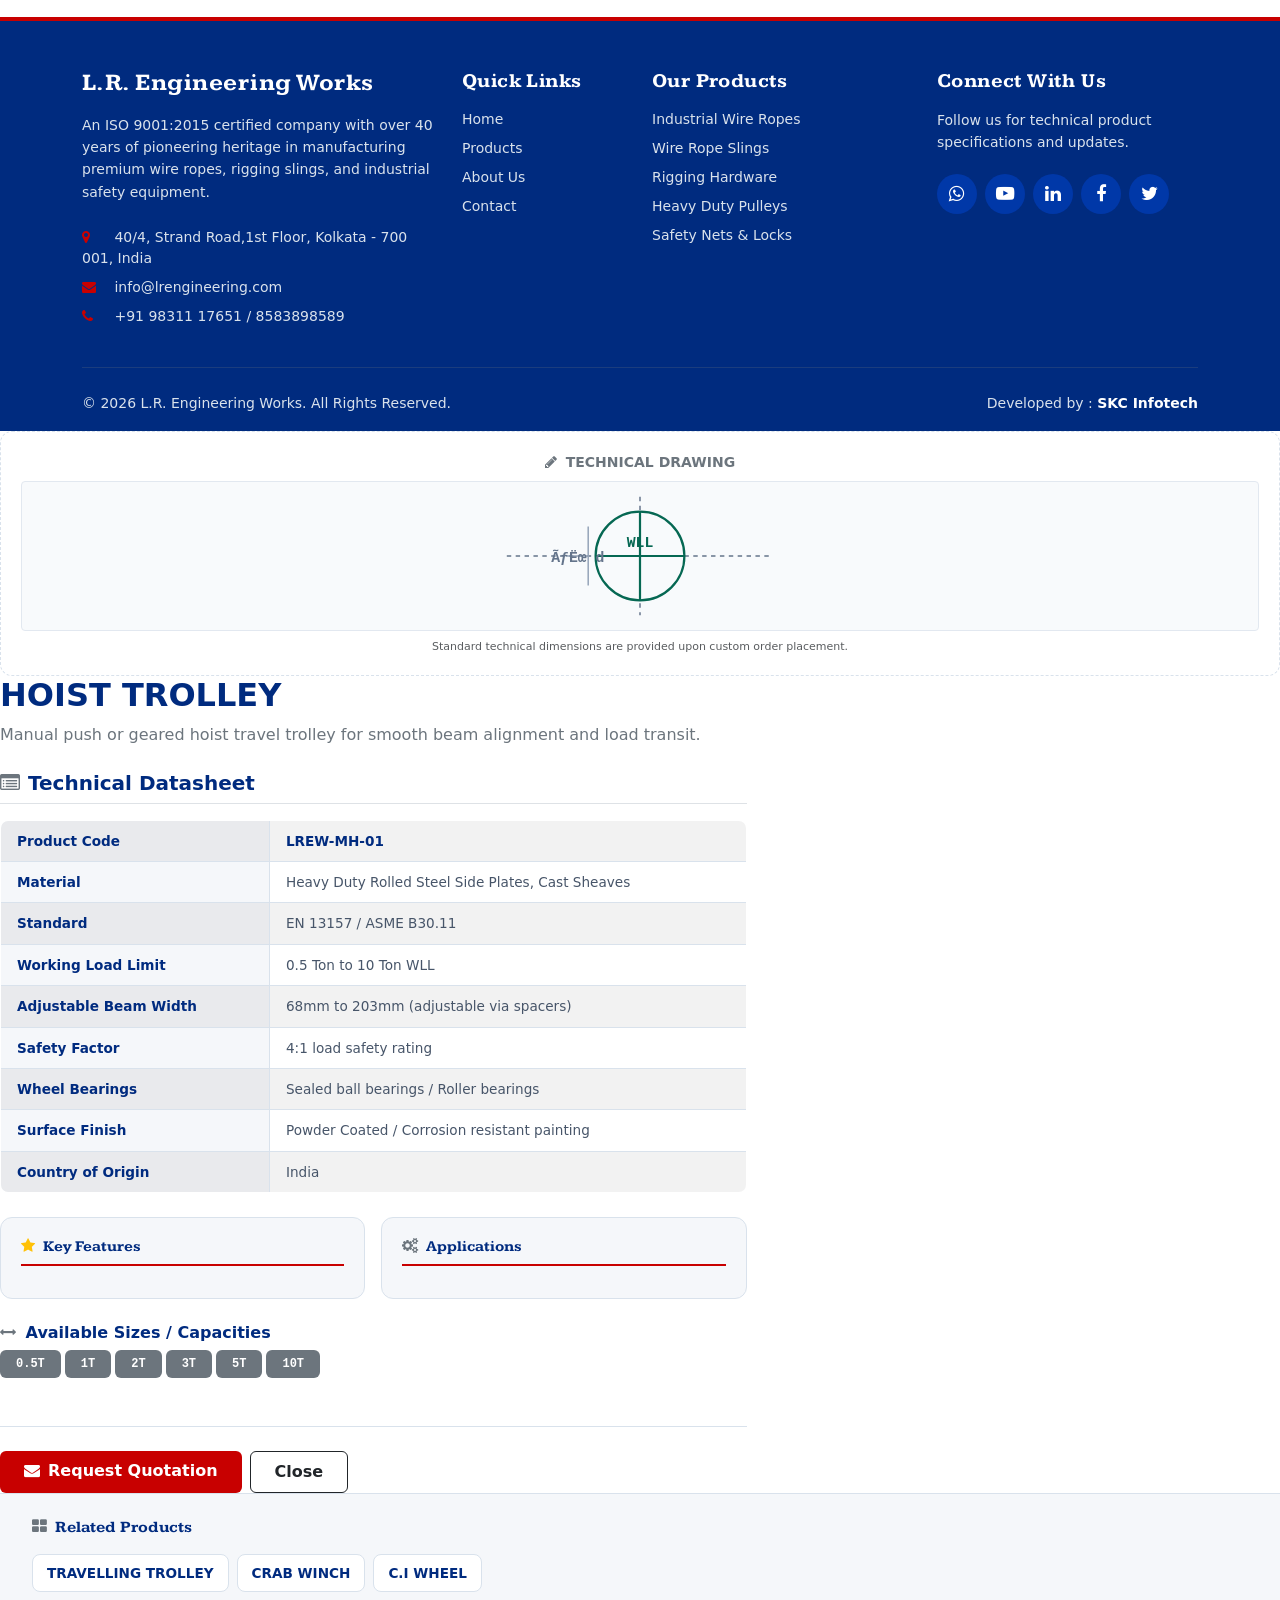
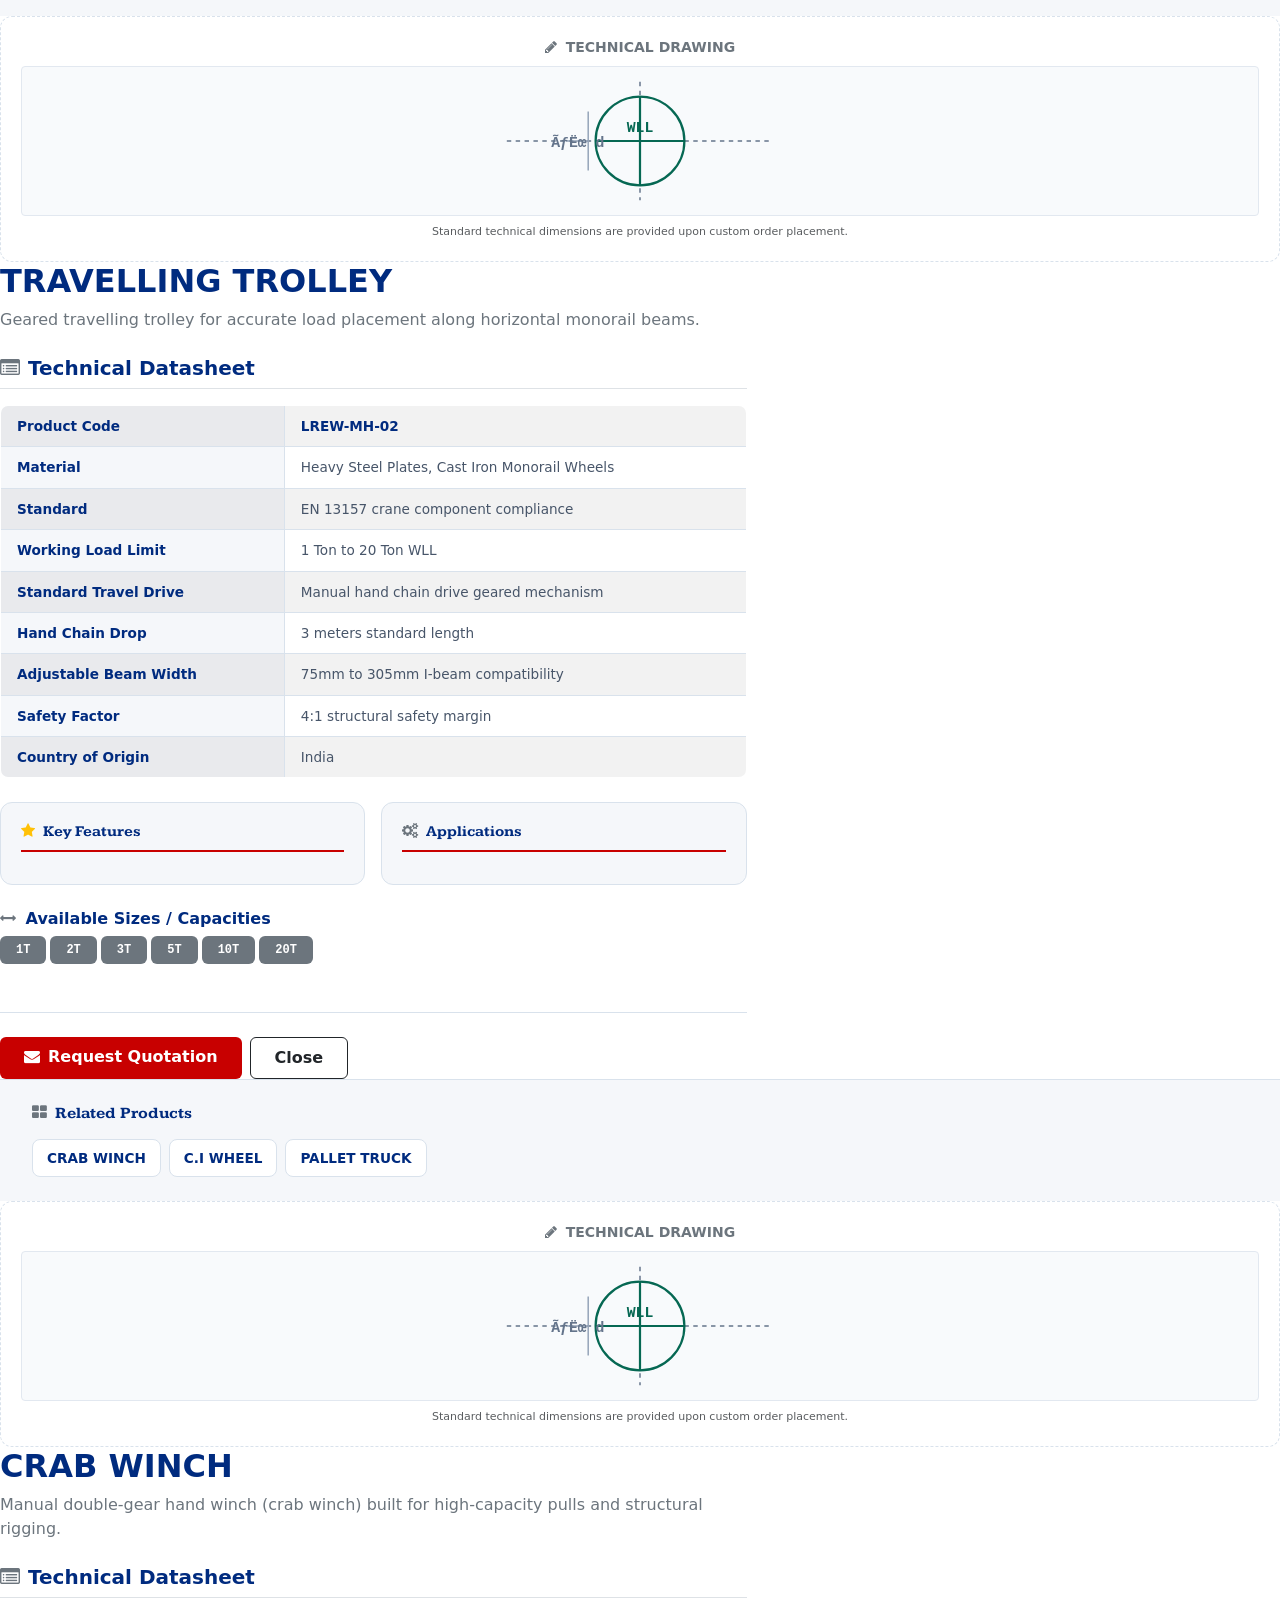
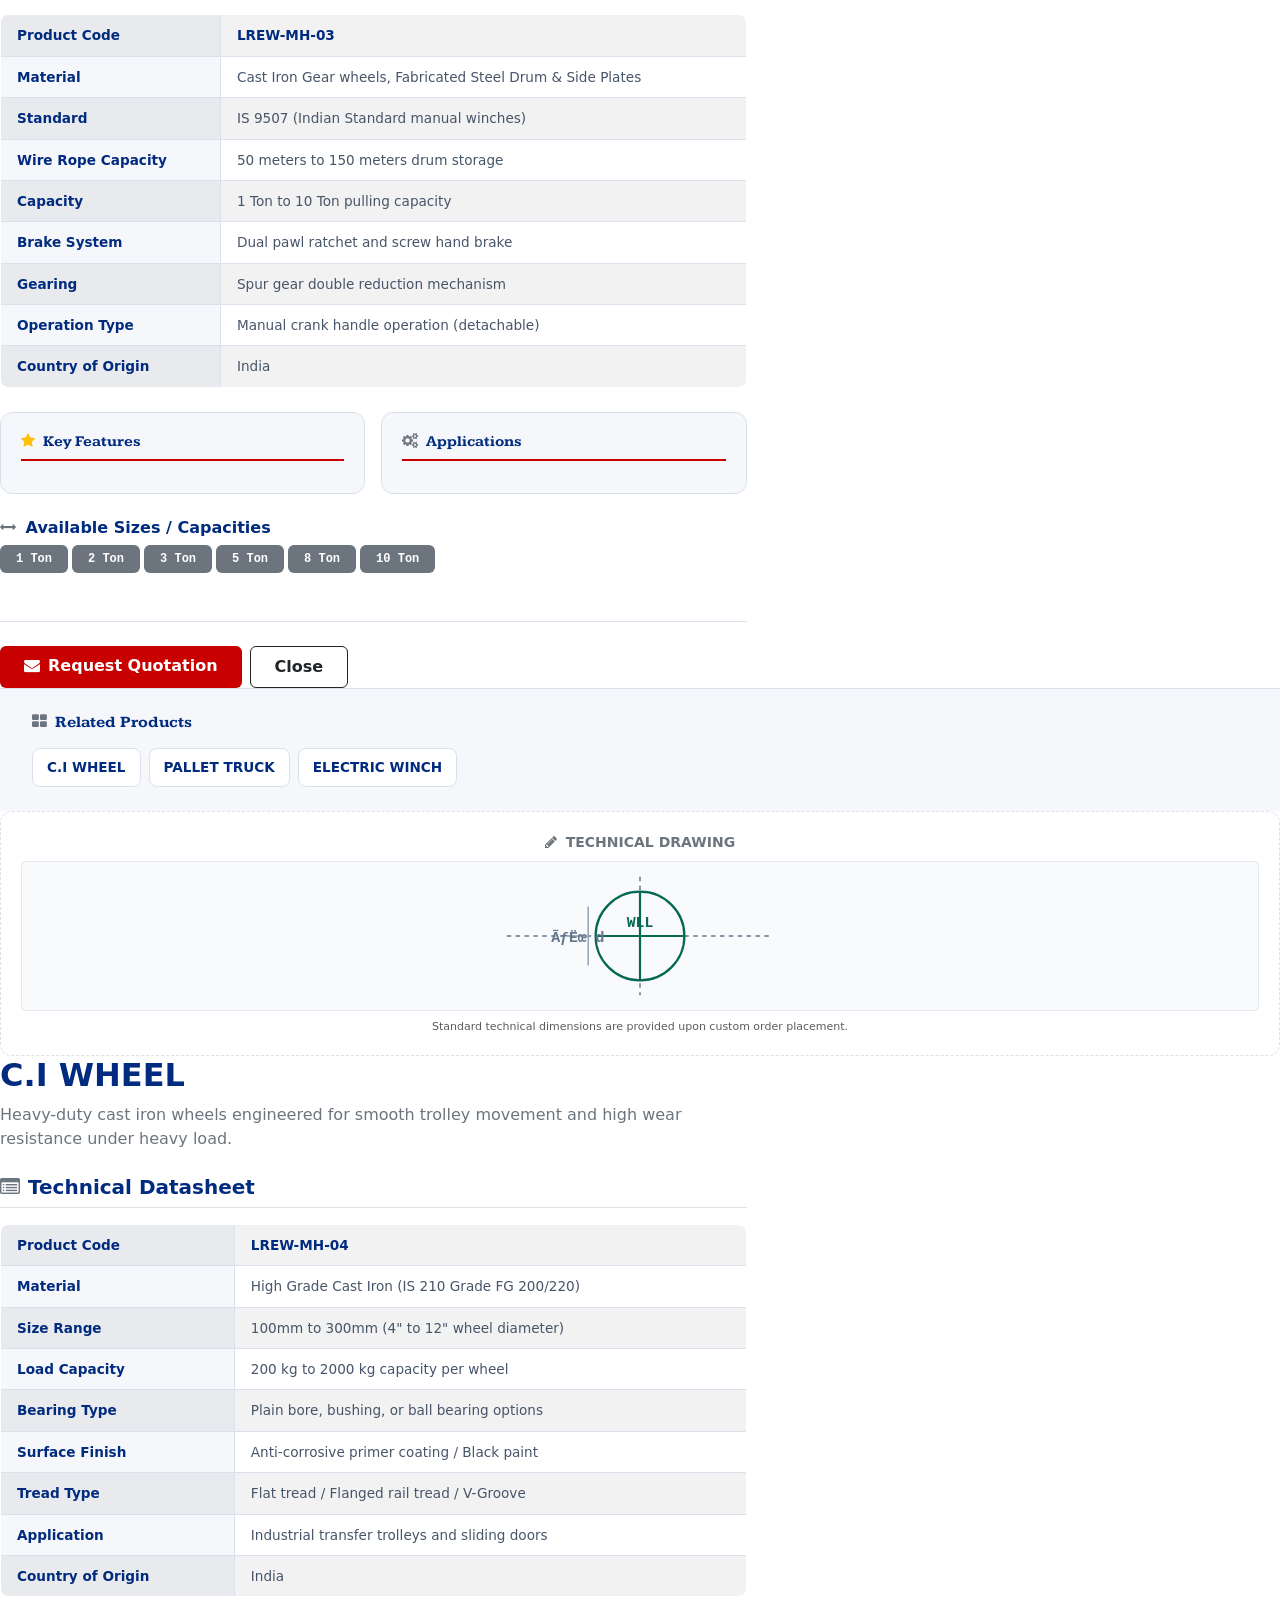
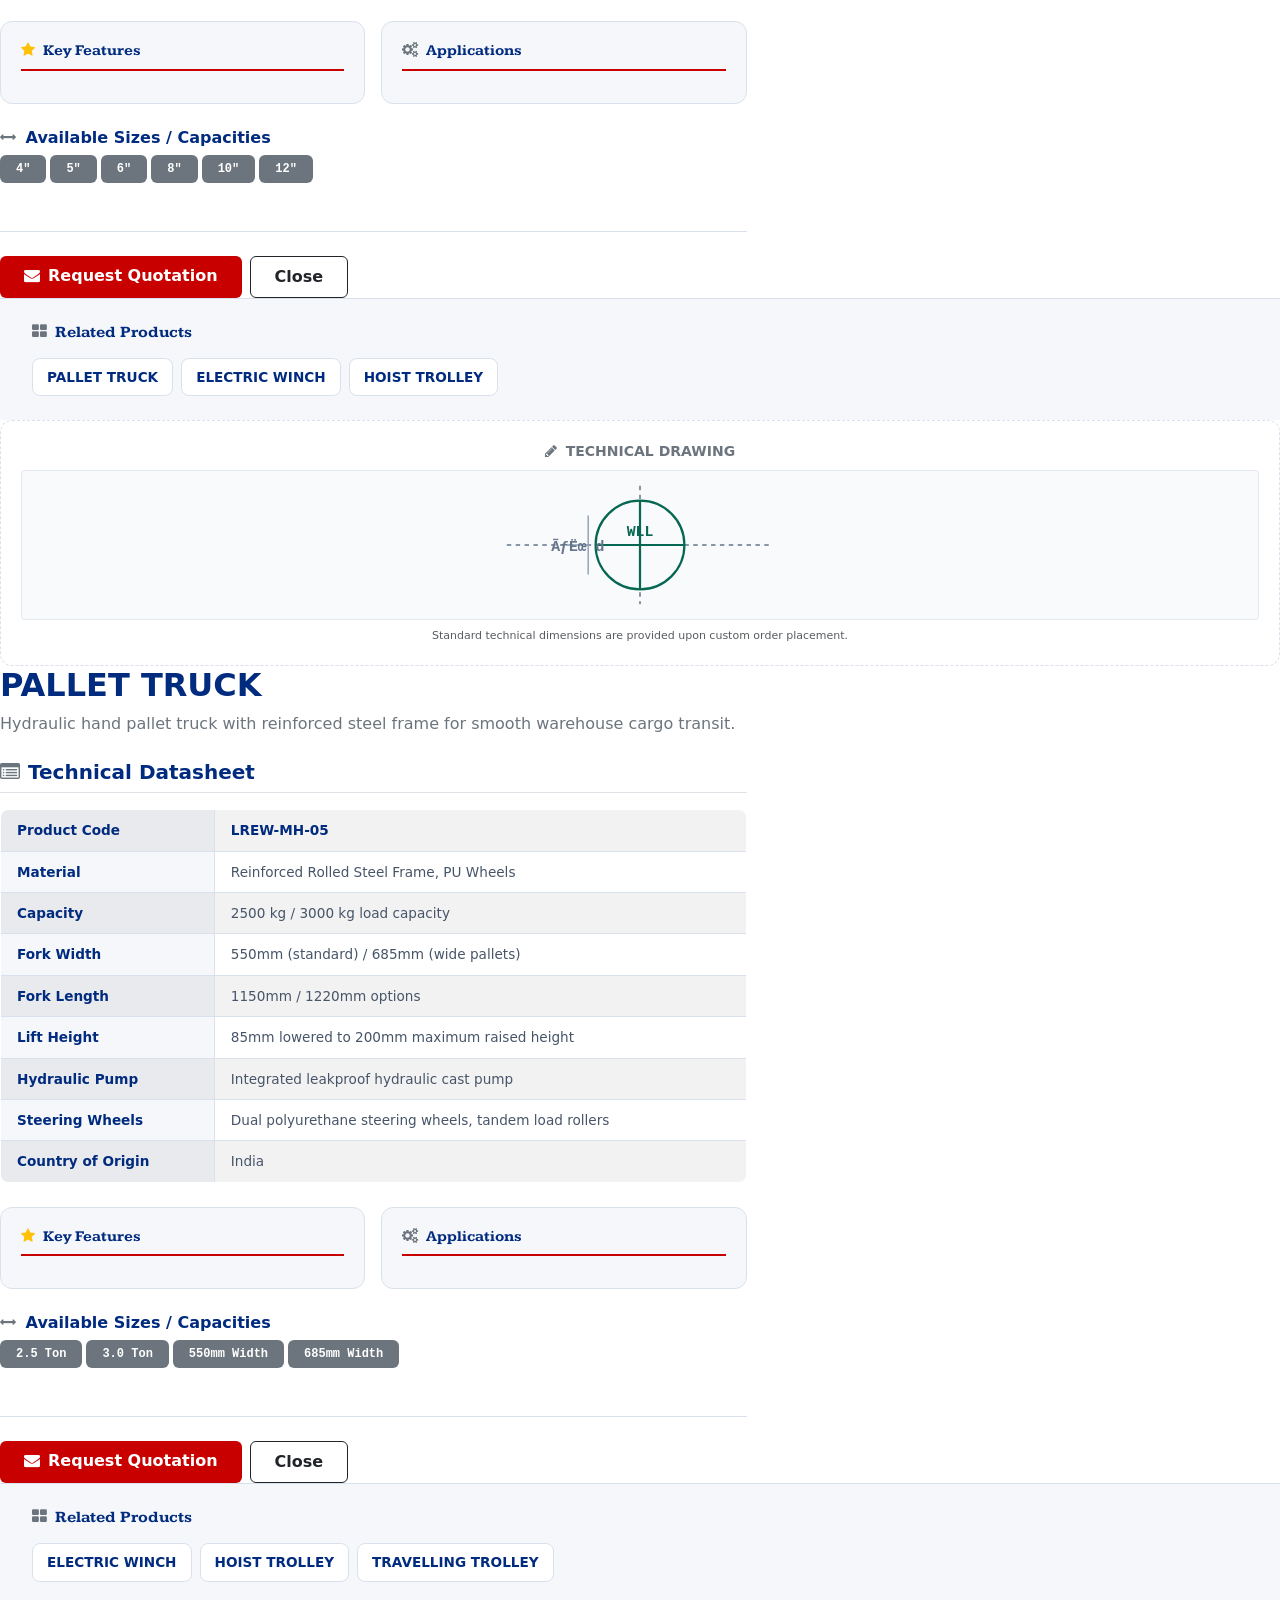
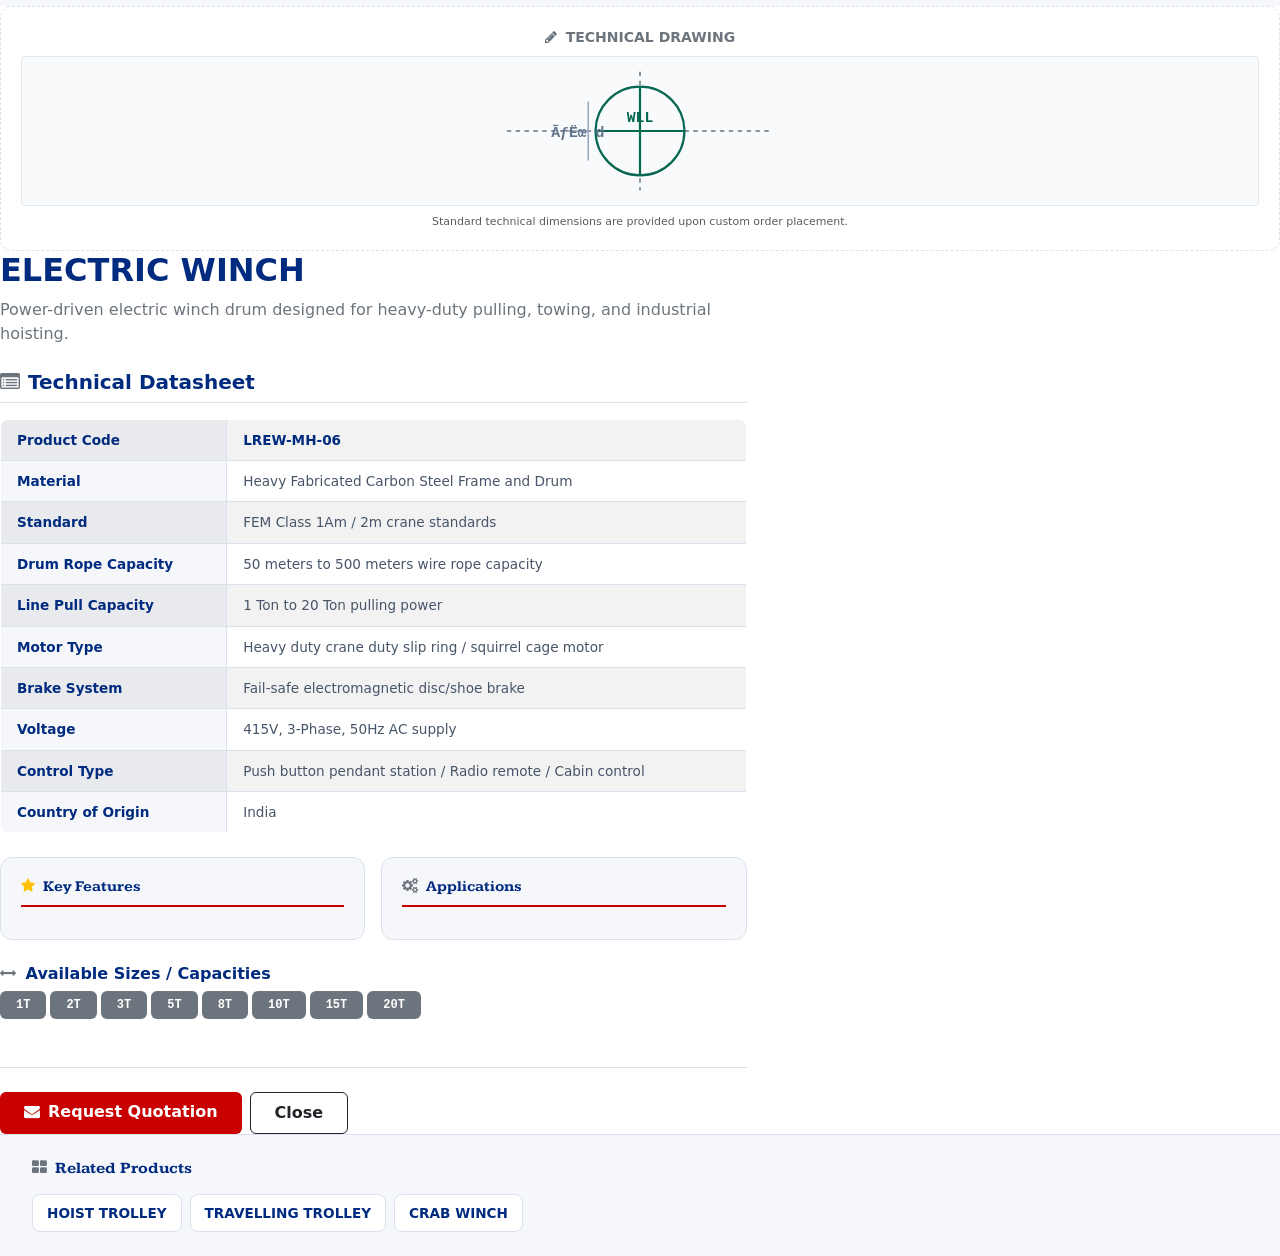
<file: material-handling.html>
﻿<!DOCTYPE html>
<html>
<head>
	<meta charset="utf-8">
	<meta name="viewport" content="width=device-width, initial-scale=1">
	<title>Material Handling - L.R. Engineering Works</title>
   <!-- Bootstrap link CDN -->
    <link href="https://cdn.jsdelivr.net/npm/bootstrap@5.0.2/dist/css/bootstrap.min.css" rel="stylesheet" integrity="sha384-EVSTQN3/azprG1Anm3QDgpJLIm9Nao0Yz1ztcQTwFspd3yD65VohhpuuCOmLASjC" crossorigin="anonymous">
    
    <!-- Internal link of css -->
    <link rel="stylesheet" href="style.css">


    <!-- Google fonts -->
     <link rel="preconnect" href="https://fonts.googleapis.com">
<link rel="preconnect" href="https://fonts.gstatic.com" crossorigin>
<link href="https://fonts.googleapis.com/css2?family=Kameron:wght@400..700&display=swap" rel="stylesheet">

<!-- fafa icons -->
 <link rel="stylesheet" href="https://cdnjs.cloudflare.com/ajax/libs/font-awesome/4.7.0/css/font-awesome.min.css">

</head>
<body>

<!-- navbar -->

<nav class="navbar navbar-expand-lg navbar-dark fixed-top custom-navbar shadow-sm">
  <div class="container">
    <a class="navbar-brand py-1" href="index.html">
        <img src="img/lrlogo.png" alt="L.R. Engineering Works Logo" class="navbar-logo">
    </a>
    
    <button class="navbar-toggler custom-toggler" type="button" data-bs-toggle="collapse" data-bs-target="#navbarSupportedContent" aria-controls="navbarSupportedContent" aria-expanded="false" aria-label="Toggle navigation">
      <span class="navbar-toggler-icon"></span>
    </button>
    
    <div class="collapse navbar-collapse" id="navbarSupportedContent">
      <ul class="navbar-nav ms-auto mb-2 mb-lg-0 custom-nav-links">
        <li class="nav-item">
          <a class="nav-link active" aria-current="page" href="index.html">Home</a>
        </li>
        <li class="nav-item">
          <a class="nav-link active" aria-current="page" href="products.html">Products</a>
        </li>
        <li class="nav-item">
          <a class="nav-link" href="index.html#about">About Us</a>
        </li>
        <li class="nav-item">
          <a class="nav-link" href="#contact">Contact</a>
        </li>
      </ul>
    </div>
  </div>
</nav>

<!-- Hero Section -->
<section class="py-5 bg-dark text-white text-center position-relative" style="background-image: linear-gradient(rgba(15, 23, 42, 0.75), rgba(15, 23, 42, 0.8)), url('new-img/bottom-block.png'); background-size: cover; background-position: center; margin-top: 70px;">
    <div class="container py-4">
        <h1 class="display-4 fw-bold font-monospace text-uppercase tracking-wider">Material Handling</h1>
        <div class="accent-line mx-auto mb-3"></div>
        <nav aria-label="breadcrumb">
            <ol class="breadcrumb justify-content-center mb-0 small font-monospace">
                <li class="breadcrumb-item"><a href="index.html" class="text-light text-decoration-none">Home</a></li>
                <li class="breadcrumb-item"><a href="products.html" class="text-light text-decoration-none">Products</a></li>
                <li class="breadcrumb-item text-warning active" aria-current="page">Material Handling</li>
            </ol>
        </nav>
    </div>
</section>

<!-- Category Intro Section -->
<section class="py-5 bg-light border-bottom">
    <div class="container text-center">
        <p class="lead text-secondary max-width-text mx-auto" style="font-size: 1.15rem; line-height: 1.7;">Industrial winches, heavy cast iron wheels, pallet trucks, and high-capacity travelling beam trolleys designed to optimize horizontal movement and load transport efficiency.</p>
    </div>
</section>

<!-- Products Section -->
<section class="py-5 bg-white">
    <div class="container">
        <div class="row g-4 justify-content-center">
            <div class="col-lg-4 col-md-6 col-12">
                <div class="card h-100 premium-product-card border-0 shadow-sm position-relative" data-bs-toggle="modal" data-bs-target="#modal-hoist-trolley">
                    <div class="premium-product-img-container">
                        <img src="img/product/hoist-trolley.jpg" class="premium-product-img" alt="Hoist Trolley" loading="lazy">
                    </div>
                    <div class="card-body d-flex flex-column justify-content-between p-4 bg-white">
                        <div>
                            <h4 class="premium-product-title mb-2">Hoist Trolley</h4>
                            <p class="premium-product-desc text-muted mb-3">Manual push or geared hoist travel trolley for smooth beam alignment and load transit.</p>
                        </div>
                        <div class="mt-auto pt-2">
                            <button type="button" class="btn btn-premium-details w-100 fw-bold stretched-link" data-bs-toggle="modal" data-bs-target="#modal-hoist-trolley">
                                View Details <i class="fa fa-arrow-right ms-2"></i>
                            </button>
                        </div>
                    </div>
                </div>
            </div>
            <div class="col-lg-4 col-md-6 col-12">
                <div class="card h-100 premium-product-card border-0 shadow-sm position-relative" data-bs-toggle="modal" data-bs-target="#modal-travelling-trolley">
                    <div class="premium-product-img-container">
                        <img src="img/product/travelling-trolley.jpg" class="premium-product-img" alt="Travelling Trolley" loading="lazy">
                    </div>
                    <div class="card-body d-flex flex-column justify-content-between p-4 bg-white">
                        <div>
                            <h4 class="premium-product-title mb-2">Travelling Trolley</h4>
                            <p class="premium-product-desc text-muted mb-3">Geared travelling trolley for accurate load placement along horizontal monorail beams.</p>
                        </div>
                        <div class="mt-auto pt-2">
                            <button type="button" class="btn btn-premium-details w-100 fw-bold stretched-link" data-bs-toggle="modal" data-bs-target="#modal-travelling-trolley">
                                View Details <i class="fa fa-arrow-right ms-2"></i>
                            </button>
                        </div>
                    </div>
                </div>
            </div>
            <div class="col-lg-4 col-md-6 col-12">
                <div class="card h-100 premium-product-card border-0 shadow-sm position-relative" data-bs-toggle="modal" data-bs-target="#modal-crab-winch">
                    <div class="premium-product-img-container">
                        <img src="img/product/crab-winch.jpg" class="premium-product-img" alt="Crab Winch" loading="lazy">
                    </div>
                    <div class="card-body d-flex flex-column justify-content-between p-4 bg-white">
                        <div>
                            <h4 class="premium-product-title mb-2">Crab Winch</h4>
                            <p class="premium-product-desc text-muted mb-3">Manual double-gear hand winch (crab winch) built for high-capacity pulls and structural rigging.</p>
                        </div>
                        <div class="mt-auto pt-2">
                            <button type="button" class="btn btn-premium-details w-100 fw-bold stretched-link" data-bs-toggle="modal" data-bs-target="#modal-crab-winch">
                                View Details <i class="fa fa-arrow-right ms-2"></i>
                            </button>
                        </div>
                    </div>
                </div>
            </div>
            <div class="col-lg-4 col-md-6 col-12">
                <div class="card h-100 premium-product-card border-0 shadow-sm position-relative" data-bs-toggle="modal" data-bs-target="#modal-ci-wheel">
                    <div class="premium-product-img-container">
                        <img src="img/product/ci-wheel.jpg" class="premium-product-img" alt="C.I Wheel" loading="lazy">
                    </div>
                    <div class="card-body d-flex flex-column justify-content-between p-4 bg-white">
                        <div>
                            <h4 class="premium-product-title mb-2">C.I Wheel</h4>
                            <p class="premium-product-desc text-muted mb-3">Heavy-duty cast iron wheels engineered for smooth trolley movement and high wear resistance under heavy load.</p>
                        </div>
                        <div class="mt-auto pt-2">
                            <button type="button" class="btn btn-premium-details w-100 fw-bold stretched-link" data-bs-toggle="modal" data-bs-target="#modal-ci-wheel">
                                View Details <i class="fa fa-arrow-right ms-2"></i>
                            </button>
                        </div>
                    </div>
                </div>
            </div>
            <div class="col-lg-4 col-md-6 col-12">
                <div class="card h-100 premium-product-card border-0 shadow-sm position-relative" data-bs-toggle="modal" data-bs-target="#modal-pallet-truck">
                    <div class="premium-product-img-container">
                        <img src="img/product/pallet-truck.jpg" class="premium-product-img" alt="Pallet Truck" loading="lazy">
                    </div>
                    <div class="card-body d-flex flex-column justify-content-between p-4 bg-white">
                        <div>
                            <h4 class="premium-product-title mb-2">Pallet Truck</h4>
                            <p class="premium-product-desc text-muted mb-3">Hydraulic hand pallet truck with reinforced steel frame for smooth warehouse cargo transit.</p>
                        </div>
                        <div class="mt-auto pt-2">
                            <button type="button" class="btn btn-premium-details w-100 fw-bold stretched-link" data-bs-toggle="modal" data-bs-target="#modal-pallet-truck">
                                View Details <i class="fa fa-arrow-right ms-2"></i>
                            </button>
                        </div>
                    </div>
                </div>
            </div>
            <div class="col-lg-4 col-md-6 col-12">
                <div class="card h-100 premium-product-card border-0 shadow-sm position-relative" data-bs-toggle="modal" data-bs-target="#modal-electric-winch">
                    <div class="premium-product-img-container">
                        <img src="img/product/electric-winch.jpg" class="premium-product-img" alt="Electric Winch" loading="lazy">
                    </div>
                    <div class="card-body d-flex flex-column justify-content-between p-4 bg-white">
                        <div>
                            <h4 class="premium-product-title mb-2">Electric Winch</h4>
                            <p class="premium-product-desc text-muted mb-3">Power-driven electric winch drum designed for heavy-duty pulling, towing, and industrial hoisting.</p>
                        </div>
                        <div class="mt-auto pt-2">
                            <button type="button" class="btn btn-premium-details w-100 fw-bold stretched-link" data-bs-toggle="modal" data-bs-target="#modal-electric-winch">
                                View Details <i class="fa fa-arrow-right ms-2"></i>
                            </button>
                        </div>
                    </div>
                </div>
            </div>
        </div>
    </div>
</section>



<!-- Footer -->
<footer id="contact" class="custom-footer pt-5 pb-3">
    <div class="container">
        <div class="row g-4 mb-4">
            
            <div class="col-lg-4 col-md-6">
                <h4 class="footer-heading mb-3 text-white">L.R. Engineering Works</h4>
                <p class="footer-text small mb-4">
                    An ISO 9001:2015 certified company with over 40 years of pioneering heritage in manufacturing premium wire ropes, rigging slings, and industrial safety equipment.
                </p>
                <ul class="list-unstyled footer-contact-info small">
                    <li class="mb-2"><i class="fa fa-map-marker text-accent me-2"></i>  40/4, Strand Road,1st Floor, Kolkata - 700 001, India</li>
                    <li class="mb-2"><i class="fa fa-envelope text-accent me-2"></i> info@lrengineering.com</li>
                    <li><i class="fa fa-phone text-accent me-2"></i> +91   98311 17651 / 8583898589</li>
                </ul>
            </div>

            <div class="col-lg-2 col-md-6 col-6">
                <h5 class="footer-heading mb-3 text-white">Quick Links</h5>
                <ul class="list-unstyled footer-links small">
                    <li class="mb-2"><a href="index.html">Home</a></li>
                    <li class="mb-2"><a href="products.html">Products</a></li>
                    <li class="mb-2"><a href="index.html#about">About Us</a></li>
                    <li><a href="#contact">Contact</a></li>
                </ul>
            </div>

            <div class="col-lg-3 col-md-6 col-6">
                <h5 class="footer-heading mb-3 text-white">Our Products</h5>
                <ul class="list-unstyled footer-links small">
                    <li class="mb-2"><a href="wire-rope.html">Industrial Wire Ropes</a></li>
                    <li class="mb-2"><a href="wire-rope-sling.html">Wire Rope Slings</a></li>
                    <li class="mb-2"><a href="rigging-hardware.html">Rigging Hardware</a></li>
                    <li class="mb-2"><a href="lifting-tackles.html">Heavy Duty Pulleys</a></li>
                    <li><a href="rigging-hardware.html">Safety Nets &amp; Locks</a></li>
                </ul>
            </div>

            <div class="col-lg-3 col-md-6">
                <h5 class="footer-heading mb-3 text-white">Connect With Us</h5>
                <p class="footer-text small mb-3">Follow us for technical product specifications and updates.</p>
                
                <div class="d-flex flex-wrap gap-2 pt-1 footer-social-grid">
                    <a href="https://wa.me/yournumber" target="_blank" class="f-social-btn fsb-whatsapp" title="WhatsApp"><i class="fa fa-whatsapp"></i></a>
                    <a href="https://youtube.com/yourchannel" target="_blank" class="f-social-btn fsb-youtube" title="YouTube"><i class="fa fa-youtube-play"></i></a>
                    <a href="https://linkedin.com/company/yourcompany" target="_blank" class="f-social-btn fsb-linkedin" title="LinkedIn"><i class="fa fa-linkedin"></i></a>
                    <a href="https://facebook.com/yourpage" target="_blank" class="f-social-btn fsb-facebook" title="Facebook"><i class="fa fa-facebook"></i></a>
                    <a href="https://twitter.com/yourhandle" target="_blank" class="f-social-btn fsb-twitter" title="Twitter"><i class="fa fa-twitter"></i></a>
                </div>
            </div>

        </div>

        <hr class="border-secondary my-4 opacity-25">

        <div class="row align-items-center g-2 footer-credits-row small">
            <div class="col-md-6 text-center text-md-start">
                <p class="mb-0 footer-text">&copy; 2026 L.R. Engineering Works. All Rights Reserved.</p>
            </div>
            <div class="col-md-6 text-center text-md-end">
                <p class="mb-0 footer-text">
                    Developed by : <a href="https://skcinfotech.in/" target="_blank" class="agency-link fw-semibold">SKC Infotech</a>
                </p>
            </div>
        </div>
    </div>
</footer>

<!-- Modals -->
<!-- Modals -->
<div class="modal fade" img/product/hoist-trolley.jpg class="modal-product-img" loading="lazy">
              </div>
              <!-- Technical Schematic -->
              <div class="modal-schematic-card text-center">
                <span class="small fw-bold text-uppercase tracking-wider text-secondary d-block mb-2"><i class="fa fa-pencil me-1"></i> Technical Drawing</span>
                <svg width="100%" height="150" viewBox="0 0 200 100" xmlns="http://www.w3.org/2000/svg" style="background:#f8fafc; border: 1px solid #e2e8f0; border-radius: 4px;">
                <g stroke="#64748b" stroke-width="1" stroke-dasharray="3,3" fill="none">
                  <line x1="10" y1="50" x2="190" y2="50" />
                  <line x1="100" y1="10" x2="100" y2="90" />
                </g>
                <circle cx="100" cy="50" r="30" stroke="#066853" stroke-width="1.5" fill="none" />
                <path d="M 70,50 L 130,50 M 100,20 L 100,80" stroke="#066853" stroke-width="1.5" />
                <!-- Technical Dimension Line arrows -->
                <path d="M 65,30 L 65,70 M 65,50 L 50,50" stroke="#94a3b8" stroke-width="1" />
                <text x="40" y="54" fill="#64748b" font-family="monospace" font-size="10" font-weight="bold">ÃƒËœ d</text>
                <text x="100" y="44" fill="#066853" font-family="monospace" font-size="10" font-weight="bold" text-anchor="middle">WLL</text>
              </svg>
                <span class="small text-muted mt-2 d-block" style="font-size: 11px;">Standard technical dimensions are provided upon custom order placement.</span>
              </div>
            </div>
          
          <!-- Right side: Specifications, Features, Apps -->
          <div class="col-lg-7 d-flex flex-column justify-content-between">
            <div>
              <h2 class="fw-bold text-dark mb-2 text-uppercase">HOIST TROLLEY</h2>
              <p class="text-secondary mb-4 lh-relaxed">Manual push or geared hoist travel trolley for smooth beam alignment and load transit.</p>
              
              <!-- Specs Table -->
              <h5 class="fw-bold text-dark border-bottom pb-2 mb-3"><i class="fa fa-list-alt text-secondary me-2"></i>Technical Datasheet</h5>
              <div class="table-responsive mb-4">
                <table class="table table-sm table-striped table-bordered align-middle premium-spec-table mb-0">
                  <tbody>
                    <tr>
                      <td class="spec-name">Product Code</td>
                      <td class="spec-value fw-bold text-dark">LREW-MH-01</td>
                    </tr>
                    <tr>
                      <td class="spec-name">Material</td>
                      <td class="spec-value">Heavy Duty Rolled Steel Side Plates, Cast Sheaves</td>
                    </tr>
                    <tr>
                      <td class="spec-name">Standard</td>
                      <td class="spec-value">EN 13157 / ASME B30.11</td>
                    </tr>
                    <tr>
                      <td class="spec-name">Working Load Limit</td>
                      <td class="spec-value">0.5 Ton to 10 Ton WLL</td>
                    </tr>
                    <tr>
                      <td class="spec-name">Adjustable Beam Width</td>
                      <td class="spec-value">68mm to 203mm (adjustable via spacers)</td>
                    </tr>
                    <tr>
                      <td class="spec-name">Safety Factor</td>
                      <td class="spec-value">4:1 load safety rating</td>
                    </tr>
                    <tr>
                      <td class="spec-name">Wheel Bearings</td>
                      <td class="spec-value">Sealed ball bearings / Roller bearings</td>
                    </tr>
                    <tr>
                      <td class="spec-name">Surface Finish</td>
                      <td class="spec-value">Powder Coated / Corrosion resistant painting</td>
                    </tr>
                    <tr>
                      <td class="spec-name">Country of Origin</td>
                      <td class="spec-value">India</td>
                    </tr>
                  </tbody>
                </table>
              </div>

              <!-- Features & Apps split row -->
              <div class="row g-3 mb-4">
                <div class="col-md-6">
                  <div class="feature-box">
                    <h6><i class="fa fa-star text-warning me-1"></i> Key Features</h6>
                    <ul>

                    </ul>
                  </div>
                </div>
                <div class="col-md-6">
                  <div class="app-box">
                    <h6><i class="fa fa-cogs text-secondary me-1"></i> Applications</h6>
                    <ul>

                    </ul>
                  </div>
                </div>
              </div>
              <!-- Available Sizes badges -->
              <div class="mb-4">
                <h6 class="fw-bold text-dark mb-2"><i class="fa fa-arrows-h text-secondary me-1"></i> Available Sizes / Capacities</h6>
                <div class="d-flex flex-wrap gap-1">
                  <span class="badge bg-secondary text-white font-monospace px-3 py-2" style="font-size: 0.75rem;">0.5T</span>
                  <span class="badge bg-secondary text-white font-monospace px-3 py-2" style="font-size: 0.75rem;">1T</span>
                  <span class="badge bg-secondary text-white font-monospace px-3 py-2" style="font-size: 0.75rem;">2T</span>
                  <span class="badge bg-secondary text-white font-monospace px-3 py-2" style="font-size: 0.75rem;">3T</span>
                  <span class="badge bg-secondary text-white font-monospace px-3 py-2" style="font-size: 0.75rem;">5T</span>
                  <span class="badge bg-secondary text-white font-monospace px-3 py-2" style="font-size: 0.75rem;">10T</span>
                </div>
              </div>

            </div>

            <!-- Actions Footer -->
            <div class="premium-modal-footer">
              <a href="#contact" data-bs-dismiss="modal" class="btn btn-accent px-4 py-2 fw-semibold"><i class="fa fa-envelope me-2"></i>Request Quotation</a>
              <button type="button" class="btn btn-outline-dark px-4 py-2 fw-semibold" data-bs-dismiss="modal">Close</button>
            </div>
          </div>
        </div>
      </div>
      <!-- Related Products section -->
      <div class="related-products-section">
        <h6 class="mb-3"><i class="fa fa-th-large text-secondary me-2"></i>Related Products</h6>
        <div class="d-flex flex-wrap gap-2">
                <button type="button" class="btn related-product-btn" data-bs-target="#modal-travelling-trolley" data-bs-toggle="modal">TRAVELLING TROLLEY</button>
                <button type="button" class="btn related-product-btn" data-bs-target="#modal-crab-winch" data-bs-toggle="modal">CRAB WINCH</button>
                <button type="button" class="btn related-product-btn" data-bs-target="#modal-ci-wheel" data-bs-toggle="modal">C.I WHEEL</button>
        </div>
      </div>
    </div>
  </div>
</div>
<div class="modal fade" img/product/travelling-trolley.jpg class="modal-product-img" loading="lazy">
              </div>
              <!-- Technical Schematic -->
              <div class="modal-schematic-card text-center">
                <span class="small fw-bold text-uppercase tracking-wider text-secondary d-block mb-2"><i class="fa fa-pencil me-1"></i> Technical Drawing</span>
                <svg width="100%" height="150" viewBox="0 0 200 100" xmlns="http://www.w3.org/2000/svg" style="background:#f8fafc; border: 1px solid #e2e8f0; border-radius: 4px;">
                <g stroke="#64748b" stroke-width="1" stroke-dasharray="3,3" fill="none">
                  <line x1="10" y1="50" x2="190" y2="50" />
                  <line x1="100" y1="10" x2="100" y2="90" />
                </g>
                <circle cx="100" cy="50" r="30" stroke="#066853" stroke-width="1.5" fill="none" />
                <path d="M 70,50 L 130,50 M 100,20 L 100,80" stroke="#066853" stroke-width="1.5" />
                <!-- Technical Dimension Line arrows -->
                <path d="M 65,30 L 65,70 M 65,50 L 50,50" stroke="#94a3b8" stroke-width="1" />
                <text x="40" y="54" fill="#64748b" font-family="monospace" font-size="10" font-weight="bold">ÃƒËœ d</text>
                <text x="100" y="44" fill="#066853" font-family="monospace" font-size="10" font-weight="bold" text-anchor="middle">WLL</text>
              </svg>
                <span class="small text-muted mt-2 d-block" style="font-size: 11px;">Standard technical dimensions are provided upon custom order placement.</span>
              </div>
            </div>
          
          <!-- Right side: Specifications, Features, Apps -->
          <div class="col-lg-7 d-flex flex-column justify-content-between">
            <div>
              <h2 class="fw-bold text-dark mb-2 text-uppercase">TRAVELLING TROLLEY</h2>
              <p class="text-secondary mb-4 lh-relaxed">Geared travelling trolley for accurate load placement along horizontal monorail beams.</p>
              
              <!-- Specs Table -->
              <h5 class="fw-bold text-dark border-bottom pb-2 mb-3"><i class="fa fa-list-alt text-secondary me-2"></i>Technical Datasheet</h5>
              <div class="table-responsive mb-4">
                <table class="table table-sm table-striped table-bordered align-middle premium-spec-table mb-0">
                  <tbody>
                    <tr>
                      <td class="spec-name">Product Code</td>
                      <td class="spec-value fw-bold text-dark">LREW-MH-02</td>
                    </tr>
                    <tr>
                      <td class="spec-name">Material</td>
                      <td class="spec-value">Heavy Steel Plates, Cast Iron Monorail Wheels</td>
                    </tr>
                    <tr>
                      <td class="spec-name">Standard</td>
                      <td class="spec-value">EN 13157 crane component compliance</td>
                    </tr>
                    <tr>
                      <td class="spec-name">Working Load Limit</td>
                      <td class="spec-value">1 Ton to 20 Ton WLL</td>
                    </tr>
                    <tr>
                      <td class="spec-name">Standard Travel Drive</td>
                      <td class="spec-value">Manual hand chain drive geared mechanism</td>
                    </tr>
                    <tr>
                      <td class="spec-name">Hand Chain Drop</td>
                      <td class="spec-value">3 meters standard length</td>
                    </tr>
                    <tr>
                      <td class="spec-name">Adjustable Beam Width</td>
                      <td class="spec-value">75mm to 305mm I-beam compatibility</td>
                    </tr>
                    <tr>
                      <td class="spec-name">Safety Factor</td>
                      <td class="spec-value">4:1 structural safety margin</td>
                    </tr>
                    <tr>
                      <td class="spec-name">Country of Origin</td>
                      <td class="spec-value">India</td>
                    </tr>
                  </tbody>
                </table>
              </div>

              <!-- Features & Apps split row -->
              <div class="row g-3 mb-4">
                <div class="col-md-6">
                  <div class="feature-box">
                    <h6><i class="fa fa-star text-warning me-1"></i> Key Features</h6>
                    <ul>

                    </ul>
                  </div>
                </div>
                <div class="col-md-6">
                  <div class="app-box">
                    <h6><i class="fa fa-cogs text-secondary me-1"></i> Applications</h6>
                    <ul>

                    </ul>
                  </div>
                </div>
              </div>
              <!-- Available Sizes badges -->
              <div class="mb-4">
                <h6 class="fw-bold text-dark mb-2"><i class="fa fa-arrows-h text-secondary me-1"></i> Available Sizes / Capacities</h6>
                <div class="d-flex flex-wrap gap-1">
                  <span class="badge bg-secondary text-white font-monospace px-3 py-2" style="font-size: 0.75rem;">1T</span>
                  <span class="badge bg-secondary text-white font-monospace px-3 py-2" style="font-size: 0.75rem;">2T</span>
                  <span class="badge bg-secondary text-white font-monospace px-3 py-2" style="font-size: 0.75rem;">3T</span>
                  <span class="badge bg-secondary text-white font-monospace px-3 py-2" style="font-size: 0.75rem;">5T</span>
                  <span class="badge bg-secondary text-white font-monospace px-3 py-2" style="font-size: 0.75rem;">10T</span>
                  <span class="badge bg-secondary text-white font-monospace px-3 py-2" style="font-size: 0.75rem;">20T</span>
                </div>
              </div>

            </div>

            <!-- Actions Footer -->
            <div class="premium-modal-footer">
              <a href="#contact" data-bs-dismiss="modal" class="btn btn-accent px-4 py-2 fw-semibold"><i class="fa fa-envelope me-2"></i>Request Quotation</a>
              <button type="button" class="btn btn-outline-dark px-4 py-2 fw-semibold" data-bs-dismiss="modal">Close</button>
            </div>
          </div>
        </div>
      </div>
      <!-- Related Products section -->
      <div class="related-products-section">
        <h6 class="mb-3"><i class="fa fa-th-large text-secondary me-2"></i>Related Products</h6>
        <div class="d-flex flex-wrap gap-2">
                <button type="button" class="btn related-product-btn" data-bs-target="#modal-crab-winch" data-bs-toggle="modal">CRAB WINCH</button>
                <button type="button" class="btn related-product-btn" data-bs-target="#modal-ci-wheel" data-bs-toggle="modal">C.I WHEEL</button>
                <button type="button" class="btn related-product-btn" data-bs-target="#modal-pallet-truck" data-bs-toggle="modal">PALLET TRUCK</button>
        </div>
      </div>
    </div>
  </div>
</div>
<div class="modal fade" img/product/crab-winch.jpg class="modal-product-img" loading="lazy">
              </div>
              <!-- Technical Schematic -->
              <div class="modal-schematic-card text-center">
                <span class="small fw-bold text-uppercase tracking-wider text-secondary d-block mb-2"><i class="fa fa-pencil me-1"></i> Technical Drawing</span>
                <svg width="100%" height="150" viewBox="0 0 200 100" xmlns="http://www.w3.org/2000/svg" style="background:#f8fafc; border: 1px solid #e2e8f0; border-radius: 4px;">
                <g stroke="#64748b" stroke-width="1" stroke-dasharray="3,3" fill="none">
                  <line x1="10" y1="50" x2="190" y2="50" />
                  <line x1="100" y1="10" x2="100" y2="90" />
                </g>
                <circle cx="100" cy="50" r="30" stroke="#066853" stroke-width="1.5" fill="none" />
                <path d="M 70,50 L 130,50 M 100,20 L 100,80" stroke="#066853" stroke-width="1.5" />
                <!-- Technical Dimension Line arrows -->
                <path d="M 65,30 L 65,70 M 65,50 L 50,50" stroke="#94a3b8" stroke-width="1" />
                <text x="40" y="54" fill="#64748b" font-family="monospace" font-size="10" font-weight="bold">ÃƒËœ d</text>
                <text x="100" y="44" fill="#066853" font-family="monospace" font-size="10" font-weight="bold" text-anchor="middle">WLL</text>
              </svg>
                <span class="small text-muted mt-2 d-block" style="font-size: 11px;">Standard technical dimensions are provided upon custom order placement.</span>
              </div>
            </div>
          
          <!-- Right side: Specifications, Features, Apps -->
          <div class="col-lg-7 d-flex flex-column justify-content-between">
            <div>
              <h2 class="fw-bold text-dark mb-2 text-uppercase">CRAB WINCH</h2>
              <p class="text-secondary mb-4 lh-relaxed">Manual double-gear hand winch (crab winch) built for high-capacity pulls and structural rigging.</p>
              
              <!-- Specs Table -->
              <h5 class="fw-bold text-dark border-bottom pb-2 mb-3"><i class="fa fa-list-alt text-secondary me-2"></i>Technical Datasheet</h5>
              <div class="table-responsive mb-4">
                <table class="table table-sm table-striped table-bordered align-middle premium-spec-table mb-0">
                  <tbody>
                    <tr>
                      <td class="spec-name">Product Code</td>
                      <td class="spec-value fw-bold text-dark">LREW-MH-03</td>
                    </tr>
                    <tr>
                      <td class="spec-name">Material</td>
                      <td class="spec-value">Cast Iron Gear wheels, Fabricated Steel Drum & Side Plates</td>
                    </tr>
                    <tr>
                      <td class="spec-name">Standard</td>
                      <td class="spec-value">IS 9507 (Indian Standard manual winches)</td>
                    </tr>
                    <tr>
                      <td class="spec-name">Wire Rope Capacity</td>
                      <td class="spec-value">50 meters to 150 meters drum storage</td>
                    </tr>
                    <tr>
                      <td class="spec-name">Capacity</td>
                      <td class="spec-value">1 Ton to 10 Ton pulling capacity</td>
                    </tr>
                    <tr>
                      <td class="spec-name">Brake System</td>
                      <td class="spec-value">Dual pawl ratchet and screw hand brake</td>
                    </tr>
                    <tr>
                      <td class="spec-name">Gearing</td>
                      <td class="spec-value">Spur gear double reduction mechanism</td>
                    </tr>
                    <tr>
                      <td class="spec-name">Operation Type</td>
                      <td class="spec-value">Manual crank handle operation (detachable)</td>
                    </tr>
                    <tr>
                      <td class="spec-name">Country of Origin</td>
                      <td class="spec-value">India</td>
                    </tr>
                  </tbody>
                </table>
              </div>

              <!-- Features & Apps split row -->
              <div class="row g-3 mb-4">
                <div class="col-md-6">
                  <div class="feature-box">
                    <h6><i class="fa fa-star text-warning me-1"></i> Key Features</h6>
                    <ul>

                    </ul>
                  </div>
                </div>
                <div class="col-md-6">
                  <div class="app-box">
                    <h6><i class="fa fa-cogs text-secondary me-1"></i> Applications</h6>
                    <ul>

                    </ul>
                  </div>
                </div>
              </div>
              <!-- Available Sizes badges -->
              <div class="mb-4">
                <h6 class="fw-bold text-dark mb-2"><i class="fa fa-arrows-h text-secondary me-1"></i> Available Sizes / Capacities</h6>
                <div class="d-flex flex-wrap gap-1">
                  <span class="badge bg-secondary text-white font-monospace px-3 py-2" style="font-size: 0.75rem;">1 Ton</span>
                  <span class="badge bg-secondary text-white font-monospace px-3 py-2" style="font-size: 0.75rem;">2 Ton</span>
                  <span class="badge bg-secondary text-white font-monospace px-3 py-2" style="font-size: 0.75rem;">3 Ton</span>
                  <span class="badge bg-secondary text-white font-monospace px-3 py-2" style="font-size: 0.75rem;">5 Ton</span>
                  <span class="badge bg-secondary text-white font-monospace px-3 py-2" style="font-size: 0.75rem;">8 Ton</span>
                  <span class="badge bg-secondary text-white font-monospace px-3 py-2" style="font-size: 0.75rem;">10 Ton</span>
                </div>
              </div>

            </div>

            <!-- Actions Footer -->
            <div class="premium-modal-footer">
              <a href="#contact" data-bs-dismiss="modal" class="btn btn-accent px-4 py-2 fw-semibold"><i class="fa fa-envelope me-2"></i>Request Quotation</a>
              <button type="button" class="btn btn-outline-dark px-4 py-2 fw-semibold" data-bs-dismiss="modal">Close</button>
            </div>
          </div>
        </div>
      </div>
      <!-- Related Products section -->
      <div class="related-products-section">
        <h6 class="mb-3"><i class="fa fa-th-large text-secondary me-2"></i>Related Products</h6>
        <div class="d-flex flex-wrap gap-2">
                <button type="button" class="btn related-product-btn" data-bs-target="#modal-ci-wheel" data-bs-toggle="modal">C.I WHEEL</button>
                <button type="button" class="btn related-product-btn" data-bs-target="#modal-pallet-truck" data-bs-toggle="modal">PALLET TRUCK</button>
                <button type="button" class="btn related-product-btn" data-bs-target="#modal-electric-winch" data-bs-toggle="modal">ELECTRIC WINCH</button>
        </div>
      </div>
    </div>
  </div>
</div>
<div class="modal fade" img/product/ci-wheel.jpg class="modal-product-img" loading="lazy">
              </div>
              <!-- Technical Schematic -->
              <div class="modal-schematic-card text-center">
                <span class="small fw-bold text-uppercase tracking-wider text-secondary d-block mb-2"><i class="fa fa-pencil me-1"></i> Technical Drawing</span>
                <svg width="100%" height="150" viewBox="0 0 200 100" xmlns="http://www.w3.org/2000/svg" style="background:#f8fafc; border: 1px solid #e2e8f0; border-radius: 4px;">
                <g stroke="#64748b" stroke-width="1" stroke-dasharray="3,3" fill="none">
                  <line x1="10" y1="50" x2="190" y2="50" />
                  <line x1="100" y1="10" x2="100" y2="90" />
                </g>
                <circle cx="100" cy="50" r="30" stroke="#066853" stroke-width="1.5" fill="none" />
                <path d="M 70,50 L 130,50 M 100,20 L 100,80" stroke="#066853" stroke-width="1.5" />
                <!-- Technical Dimension Line arrows -->
                <path d="M 65,30 L 65,70 M 65,50 L 50,50" stroke="#94a3b8" stroke-width="1" />
                <text x="40" y="54" fill="#64748b" font-family="monospace" font-size="10" font-weight="bold">ÃƒËœ d</text>
                <text x="100" y="44" fill="#066853" font-family="monospace" font-size="10" font-weight="bold" text-anchor="middle">WLL</text>
              </svg>
                <span class="small text-muted mt-2 d-block" style="font-size: 11px;">Standard technical dimensions are provided upon custom order placement.</span>
              </div>
            </div>
          
          <!-- Right side: Specifications, Features, Apps -->
          <div class="col-lg-7 d-flex flex-column justify-content-between">
            <div>
              <h2 class="fw-bold text-dark mb-2 text-uppercase">C.I WHEEL</h2>
              <p class="text-secondary mb-4 lh-relaxed">Heavy-duty cast iron wheels engineered for smooth trolley movement and high wear resistance under heavy load.</p>
              
              <!-- Specs Table -->
              <h5 class="fw-bold text-dark border-bottom pb-2 mb-3"><i class="fa fa-list-alt text-secondary me-2"></i>Technical Datasheet</h5>
              <div class="table-responsive mb-4">
                <table class="table table-sm table-striped table-bordered align-middle premium-spec-table mb-0">
                  <tbody>
                    <tr>
                      <td class="spec-name">Product Code</td>
                      <td class="spec-value fw-bold text-dark">LREW-MH-04</td>
                    </tr>
                    <tr>
                      <td class="spec-name">Material</td>
                      <td class="spec-value">High Grade Cast Iron (IS 210 Grade FG 200/220)</td>
                    </tr>
                    <tr>
                      <td class="spec-name">Size Range</td>
                      <td class="spec-value">100mm to 300mm (4" to 12" wheel diameter)</td>
                    </tr>
                    <tr>
                      <td class="spec-name">Load Capacity</td>
                      <td class="spec-value">200 kg to 2000 kg capacity per wheel</td>
                    </tr>
                    <tr>
                      <td class="spec-name">Bearing Type</td>
                      <td class="spec-value">Plain bore, bushing, or ball bearing options</td>
                    </tr>
                    <tr>
                      <td class="spec-name">Surface Finish</td>
                      <td class="spec-value">Anti-corrosive primer coating / Black paint</td>
                    </tr>
                    <tr>
                      <td class="spec-name">Tread Type</td>
                      <td class="spec-value">Flat tread / Flanged rail tread / V-Groove</td>
                    </tr>
                    <tr>
                      <td class="spec-name">Application</td>
                      <td class="spec-value">Industrial transfer trolleys and sliding doors</td>
                    </tr>
                    <tr>
                      <td class="spec-name">Country of Origin</td>
                      <td class="spec-value">India</td>
                    </tr>
                  </tbody>
                </table>
              </div>

              <!-- Features & Apps split row -->
              <div class="row g-3 mb-4">
                <div class="col-md-6">
                  <div class="feature-box">
                    <h6><i class="fa fa-star text-warning me-1"></i> Key Features</h6>
                    <ul>

                    </ul>
                  </div>
                </div>
                <div class="col-md-6">
                  <div class="app-box">
                    <h6><i class="fa fa-cogs text-secondary me-1"></i> Applications</h6>
                    <ul>

                    </ul>
                  </div>
                </div>
              </div>
              <!-- Available Sizes badges -->
              <div class="mb-4">
                <h6 class="fw-bold text-dark mb-2"><i class="fa fa-arrows-h text-secondary me-1"></i> Available Sizes / Capacities</h6>
                <div class="d-flex flex-wrap gap-1">
                  <span class="badge bg-secondary text-white font-monospace px-3 py-2" style="font-size: 0.75rem;">4"</span>
                  <span class="badge bg-secondary text-white font-monospace px-3 py-2" style="font-size: 0.75rem;">5"</span>
                  <span class="badge bg-secondary text-white font-monospace px-3 py-2" style="font-size: 0.75rem;">6"</span>
                  <span class="badge bg-secondary text-white font-monospace px-3 py-2" style="font-size: 0.75rem;">8"</span>
                  <span class="badge bg-secondary text-white font-monospace px-3 py-2" style="font-size: 0.75rem;">10"</span>
                  <span class="badge bg-secondary text-white font-monospace px-3 py-2" style="font-size: 0.75rem;">12"</span>
                </div>
              </div>

            </div>

            <!-- Actions Footer -->
            <div class="premium-modal-footer">
              <a href="#contact" data-bs-dismiss="modal" class="btn btn-accent px-4 py-2 fw-semibold"><i class="fa fa-envelope me-2"></i>Request Quotation</a>
              <button type="button" class="btn btn-outline-dark px-4 py-2 fw-semibold" data-bs-dismiss="modal">Close</button>
            </div>
          </div>
        </div>
      </div>
      <!-- Related Products section -->
      <div class="related-products-section">
        <h6 class="mb-3"><i class="fa fa-th-large text-secondary me-2"></i>Related Products</h6>
        <div class="d-flex flex-wrap gap-2">
                <button type="button" class="btn related-product-btn" data-bs-target="#modal-pallet-truck" data-bs-toggle="modal">PALLET TRUCK</button>
                <button type="button" class="btn related-product-btn" data-bs-target="#modal-electric-winch" data-bs-toggle="modal">ELECTRIC WINCH</button>
                <button type="button" class="btn related-product-btn" data-bs-target="#modal-hoist-trolley" data-bs-toggle="modal">HOIST TROLLEY</button>
        </div>
      </div>
    </div>
  </div>
</div>
<div class="modal fade" img/product/pallet-truck.jpg class="modal-product-img" loading="lazy">
              </div>
              <!-- Technical Schematic -->
              <div class="modal-schematic-card text-center">
                <span class="small fw-bold text-uppercase tracking-wider text-secondary d-block mb-2"><i class="fa fa-pencil me-1"></i> Technical Drawing</span>
                <svg width="100%" height="150" viewBox="0 0 200 100" xmlns="http://www.w3.org/2000/svg" style="background:#f8fafc; border: 1px solid #e2e8f0; border-radius: 4px;">
                <g stroke="#64748b" stroke-width="1" stroke-dasharray="3,3" fill="none">
                  <line x1="10" y1="50" x2="190" y2="50" />
                  <line x1="100" y1="10" x2="100" y2="90" />
                </g>
                <circle cx="100" cy="50" r="30" stroke="#066853" stroke-width="1.5" fill="none" />
                <path d="M 70,50 L 130,50 M 100,20 L 100,80" stroke="#066853" stroke-width="1.5" />
                <!-- Technical Dimension Line arrows -->
                <path d="M 65,30 L 65,70 M 65,50 L 50,50" stroke="#94a3b8" stroke-width="1" />
                <text x="40" y="54" fill="#64748b" font-family="monospace" font-size="10" font-weight="bold">ÃƒËœ d</text>
                <text x="100" y="44" fill="#066853" font-family="monospace" font-size="10" font-weight="bold" text-anchor="middle">WLL</text>
              </svg>
                <span class="small text-muted mt-2 d-block" style="font-size: 11px;">Standard technical dimensions are provided upon custom order placement.</span>
              </div>
            </div>
          
          <!-- Right side: Specifications, Features, Apps -->
          <div class="col-lg-7 d-flex flex-column justify-content-between">
            <div>
              <h2 class="fw-bold text-dark mb-2 text-uppercase">PALLET TRUCK</h2>
              <p class="text-secondary mb-4 lh-relaxed">Hydraulic hand pallet truck with reinforced steel frame for smooth warehouse cargo transit.</p>
              
              <!-- Specs Table -->
              <h5 class="fw-bold text-dark border-bottom pb-2 mb-3"><i class="fa fa-list-alt text-secondary me-2"></i>Technical Datasheet</h5>
              <div class="table-responsive mb-4">
                <table class="table table-sm table-striped table-bordered align-middle premium-spec-table mb-0">
                  <tbody>
                    <tr>
                      <td class="spec-name">Product Code</td>
                      <td class="spec-value fw-bold text-dark">LREW-MH-05</td>
                    </tr>
                    <tr>
                      <td class="spec-name">Material</td>
                      <td class="spec-value">Reinforced Rolled Steel Frame, PU Wheels</td>
                    </tr>
                    <tr>
                      <td class="spec-name">Capacity</td>
                      <td class="spec-value">2500 kg / 3000 kg load capacity</td>
                    </tr>
                    <tr>
                      <td class="spec-name">Fork Width</td>
                      <td class="spec-value">550mm (standard) / 685mm (wide pallets)</td>
                    </tr>
                    <tr>
                      <td class="spec-name">Fork Length</td>
                      <td class="spec-value">1150mm / 1220mm options</td>
                    </tr>
                    <tr>
                      <td class="spec-name">Lift Height</td>
                      <td class="spec-value">85mm lowered to 200mm maximum raised height</td>
                    </tr>
                    <tr>
                      <td class="spec-name">Hydraulic Pump</td>
                      <td class="spec-value">Integrated leakproof hydraulic cast pump</td>
                    </tr>
                    <tr>
                      <td class="spec-name">Steering Wheels</td>
                      <td class="spec-value">Dual polyurethane steering wheels, tandem load rollers</td>
                    </tr>
                    <tr>
                      <td class="spec-name">Country of Origin</td>
                      <td class="spec-value">India</td>
                    </tr>
                  </tbody>
                </table>
              </div>

              <!-- Features & Apps split row -->
              <div class="row g-3 mb-4">
                <div class="col-md-6">
                  <div class="feature-box">
                    <h6><i class="fa fa-star text-warning me-1"></i> Key Features</h6>
                    <ul>

                    </ul>
                  </div>
                </div>
                <div class="col-md-6">
                  <div class="app-box">
                    <h6><i class="fa fa-cogs text-secondary me-1"></i> Applications</h6>
                    <ul>

                    </ul>
                  </div>
                </div>
              </div>
              <!-- Available Sizes badges -->
              <div class="mb-4">
                <h6 class="fw-bold text-dark mb-2"><i class="fa fa-arrows-h text-secondary me-1"></i> Available Sizes / Capacities</h6>
                <div class="d-flex flex-wrap gap-1">
                  <span class="badge bg-secondary text-white font-monospace px-3 py-2" style="font-size: 0.75rem;">2.5 Ton</span>
                  <span class="badge bg-secondary text-white font-monospace px-3 py-2" style="font-size: 0.75rem;">3.0 Ton</span>
                  <span class="badge bg-secondary text-white font-monospace px-3 py-2" style="font-size: 0.75rem;">550mm Width</span>
                  <span class="badge bg-secondary text-white font-monospace px-3 py-2" style="font-size: 0.75rem;">685mm Width</span>
                </div>
              </div>

            </div>

            <!-- Actions Footer -->
            <div class="premium-modal-footer">
              <a href="#contact" data-bs-dismiss="modal" class="btn btn-accent px-4 py-2 fw-semibold"><i class="fa fa-envelope me-2"></i>Request Quotation</a>
              <button type="button" class="btn btn-outline-dark px-4 py-2 fw-semibold" data-bs-dismiss="modal">Close</button>
            </div>
          </div>
        </div>
      </div>
      <!-- Related Products section -->
      <div class="related-products-section">
        <h6 class="mb-3"><i class="fa fa-th-large text-secondary me-2"></i>Related Products</h6>
        <div class="d-flex flex-wrap gap-2">
                <button type="button" class="btn related-product-btn" data-bs-target="#modal-electric-winch" data-bs-toggle="modal">ELECTRIC WINCH</button>
                <button type="button" class="btn related-product-btn" data-bs-target="#modal-hoist-trolley" data-bs-toggle="modal">HOIST TROLLEY</button>
                <button type="button" class="btn related-product-btn" data-bs-target="#modal-travelling-trolley" data-bs-toggle="modal">TRAVELLING TROLLEY</button>
        </div>
      </div>
    </div>
  </div>
</div>
<div class="modal fade" img/product/electric-winch.jpg class="modal-product-img" loading="lazy">
              </div>
              <!-- Technical Schematic -->
              <div class="modal-schematic-card text-center">
                <span class="small fw-bold text-uppercase tracking-wider text-secondary d-block mb-2"><i class="fa fa-pencil me-1"></i> Technical Drawing</span>
                <svg width="100%" height="150" viewBox="0 0 200 100" xmlns="http://www.w3.org/2000/svg" style="background:#f8fafc; border: 1px solid #e2e8f0; border-radius: 4px;">
                <g stroke="#64748b" stroke-width="1" stroke-dasharray="3,3" fill="none">
                  <line x1="10" y1="50" x2="190" y2="50" />
                  <line x1="100" y1="10" x2="100" y2="90" />
                </g>
                <circle cx="100" cy="50" r="30" stroke="#066853" stroke-width="1.5" fill="none" />
                <path d="M 70,50 L 130,50 M 100,20 L 100,80" stroke="#066853" stroke-width="1.5" />
                <!-- Technical Dimension Line arrows -->
                <path d="M 65,30 L 65,70 M 65,50 L 50,50" stroke="#94a3b8" stroke-width="1" />
                <text x="40" y="54" fill="#64748b" font-family="monospace" font-size="10" font-weight="bold">ÃƒËœ d</text>
                <text x="100" y="44" fill="#066853" font-family="monospace" font-size="10" font-weight="bold" text-anchor="middle">WLL</text>
              </svg>
                <span class="small text-muted mt-2 d-block" style="font-size: 11px;">Standard technical dimensions are provided upon custom order placement.</span>
              </div>
            </div>
          
          <!-- Right side: Specifications, Features, Apps -->
          <div class="col-lg-7 d-flex flex-column justify-content-between">
            <div>
              <h2 class="fw-bold text-dark mb-2 text-uppercase">ELECTRIC WINCH</h2>
              <p class="text-secondary mb-4 lh-relaxed">Power-driven electric winch drum designed for heavy-duty pulling, towing, and industrial hoisting.</p>
              
              <!-- Specs Table -->
              <h5 class="fw-bold text-dark border-bottom pb-2 mb-3"><i class="fa fa-list-alt text-secondary me-2"></i>Technical Datasheet</h5>
              <div class="table-responsive mb-4">
                <table class="table table-sm table-striped table-bordered align-middle premium-spec-table mb-0">
                  <tbody>
                    <tr>
                      <td class="spec-name">Product Code</td>
                      <td class="spec-value fw-bold text-dark">LREW-MH-06</td>
                    </tr>
                    <tr>
                      <td class="spec-name">Material</td>
                      <td class="spec-value">Heavy Fabricated Carbon Steel Frame and Drum</td>
                    </tr>
                    <tr>
                      <td class="spec-name">Standard</td>
                      <td class="spec-value">FEM Class 1Am / 2m crane standards</td>
                    </tr>
                    <tr>
                      <td class="spec-name">Drum Rope Capacity</td>
                      <td class="spec-value">50 meters to 500 meters wire rope capacity</td>
                    </tr>
                    <tr>
                      <td class="spec-name">Line Pull Capacity</td>
                      <td class="spec-value">1 Ton to 20 Ton pulling power</td>
                    </tr>
                    <tr>
                      <td class="spec-name">Motor Type</td>
                      <td class="spec-value">Heavy duty crane duty slip ring / squirrel cage motor</td>
                    </tr>
                    <tr>
                      <td class="spec-name">Brake System</td>
                      <td class="spec-value">Fail-safe electromagnetic disc/shoe brake</td>
                    </tr>
                    <tr>
                      <td class="spec-name">Voltage</td>
                      <td class="spec-value">415V, 3-Phase, 50Hz AC supply</td>
                    </tr>
                    <tr>
                      <td class="spec-name">Control Type</td>
                      <td class="spec-value">Push button pendant station / Radio remote / Cabin control</td>
                    </tr>
                    <tr>
                      <td class="spec-name">Country of Origin</td>
                      <td class="spec-value">India</td>
                    </tr>
                  </tbody>
                </table>
              </div>

              <!-- Features & Apps split row -->
              <div class="row g-3 mb-4">
                <div class="col-md-6">
                  <div class="feature-box">
                    <h6><i class="fa fa-star text-warning me-1"></i> Key Features</h6>
                    <ul>

                    </ul>
                  </div>
                </div>
                <div class="col-md-6">
                  <div class="app-box">
                    <h6><i class="fa fa-cogs text-secondary me-1"></i> Applications</h6>
                    <ul>

                    </ul>
                  </div>
                </div>
              </div>
              <!-- Available Sizes badges -->
              <div class="mb-4">
                <h6 class="fw-bold text-dark mb-2"><i class="fa fa-arrows-h text-secondary me-1"></i> Available Sizes / Capacities</h6>
                <div class="d-flex flex-wrap gap-1">
                  <span class="badge bg-secondary text-white font-monospace px-3 py-2" style="font-size: 0.75rem;">1T</span>
                  <span class="badge bg-secondary text-white font-monospace px-3 py-2" style="font-size: 0.75rem;">2T</span>
                  <span class="badge bg-secondary text-white font-monospace px-3 py-2" style="font-size: 0.75rem;">3T</span>
                  <span class="badge bg-secondary text-white font-monospace px-3 py-2" style="font-size: 0.75rem;">5T</span>
                  <span class="badge bg-secondary text-white font-monospace px-3 py-2" style="font-size: 0.75rem;">8T</span>
                  <span class="badge bg-secondary text-white font-monospace px-3 py-2" style="font-size: 0.75rem;">10T</span>
                  <span class="badge bg-secondary text-white font-monospace px-3 py-2" style="font-size: 0.75rem;">15T</span>
                  <span class="badge bg-secondary text-white font-monospace px-3 py-2" style="font-size: 0.75rem;">20T</span>
                </div>
              </div>

            </div>

            <!-- Actions Footer -->
            <div class="premium-modal-footer">
              <a href="#contact" data-bs-dismiss="modal" class="btn btn-accent px-4 py-2 fw-semibold"><i class="fa fa-envelope me-2"></i>Request Quotation</a>
              <button type="button" class="btn btn-outline-dark px-4 py-2 fw-semibold" data-bs-dismiss="modal">Close</button>
            </div>
          </div>
        </div>
      </div>
      <!-- Related Products section -->
      <div class="related-products-section">
        <h6 class="mb-3"><i class="fa fa-th-large text-secondary me-2"></i>Related Products</h6>
        <div class="d-flex flex-wrap gap-2">
                <button type="button" class="btn related-product-btn" data-bs-target="#modal-hoist-trolley" data-bs-toggle="modal">HOIST TROLLEY</button>
                <button type="button" class="btn related-product-btn" data-bs-target="#modal-travelling-trolley" data-bs-toggle="modal">TRAVELLING TROLLEY</button>
                <button type="button" class="btn related-product-btn" data-bs-target="#modal-crab-winch" data-bs-toggle="modal">CRAB WINCH</button>
        </div>
      </div>
    </div>
  </div>
</div>

<script src="https://cdn.jsdelivr.net/npm/bootstrap@5.0.2/dist/js/bootstrap.bundle.min.js" integrity="sha384-MrcW6ZMFYlzcLA8Nl+NtUVF0sA7MsXsP1UyJoMp4YLEuNSfAP+JcXn/tWtIaxVXM" crossorigin="anonymous"></script>
</body>
</html>
</file>
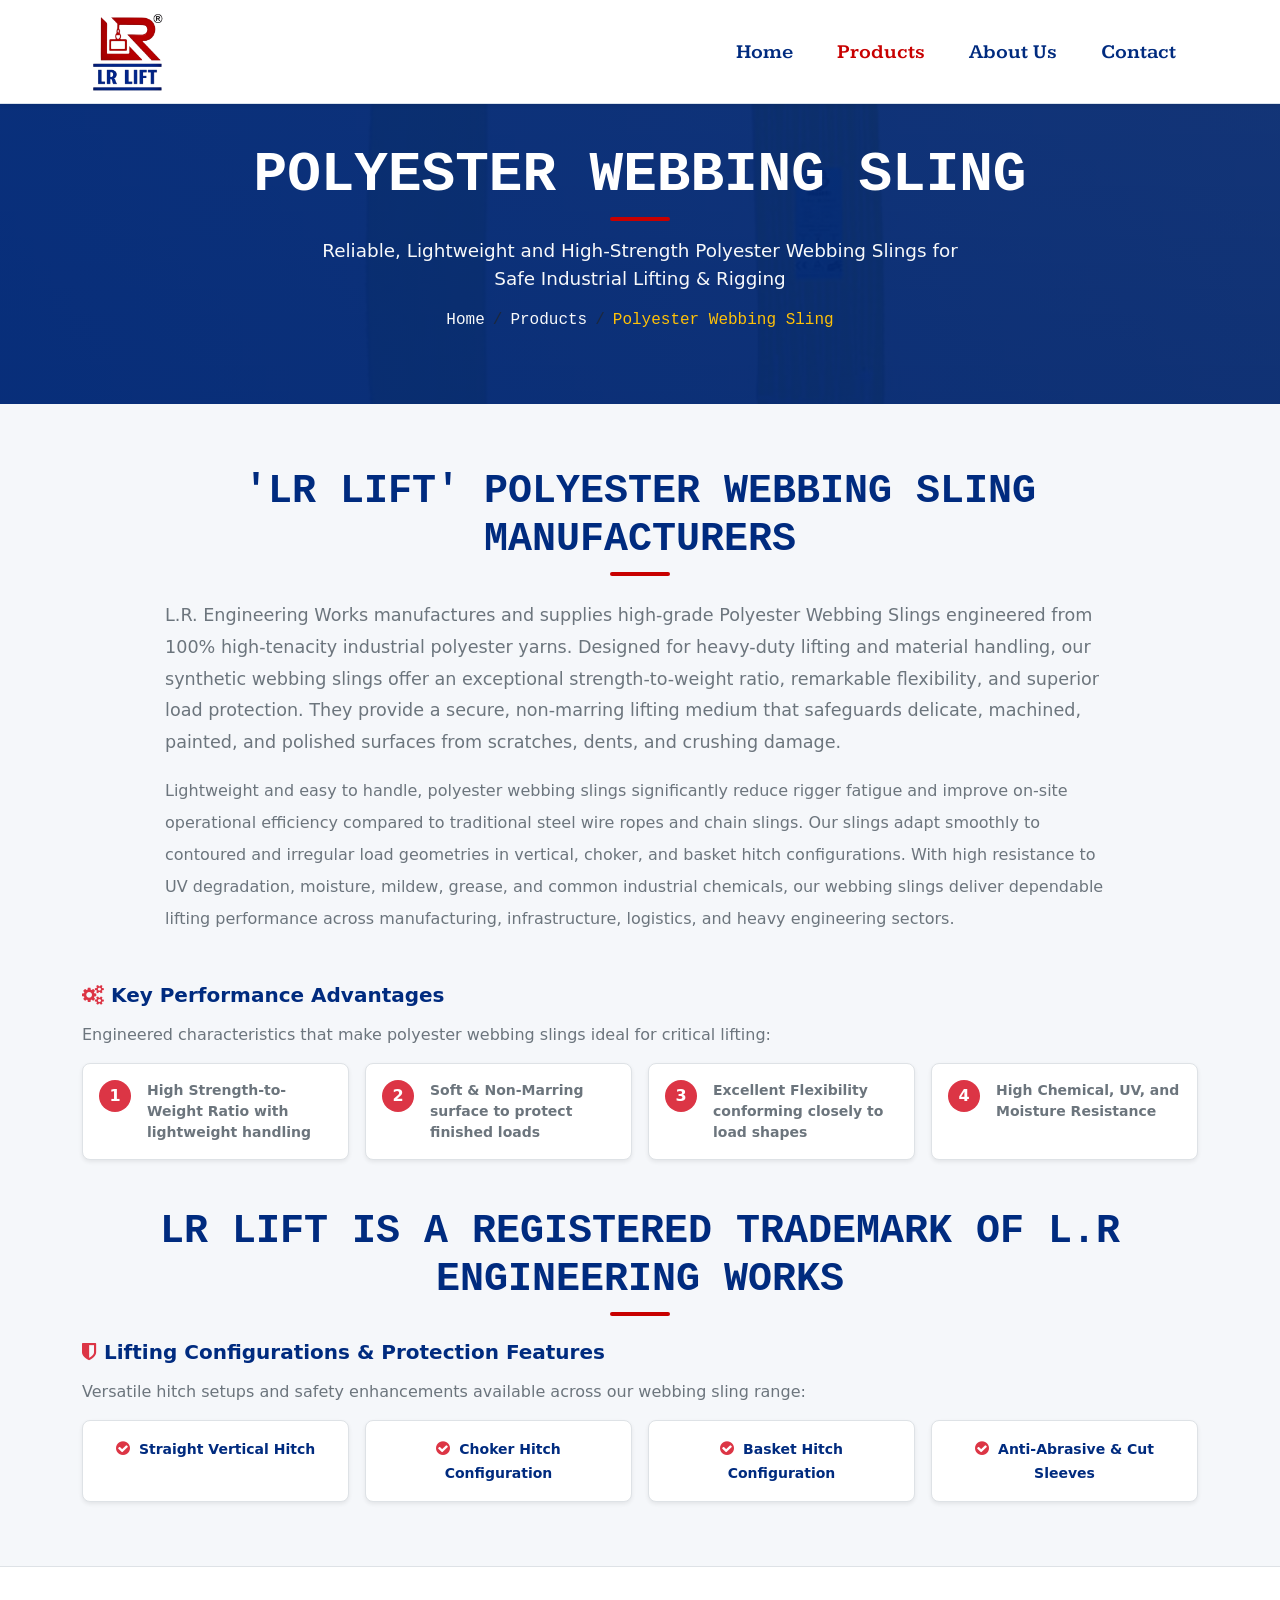
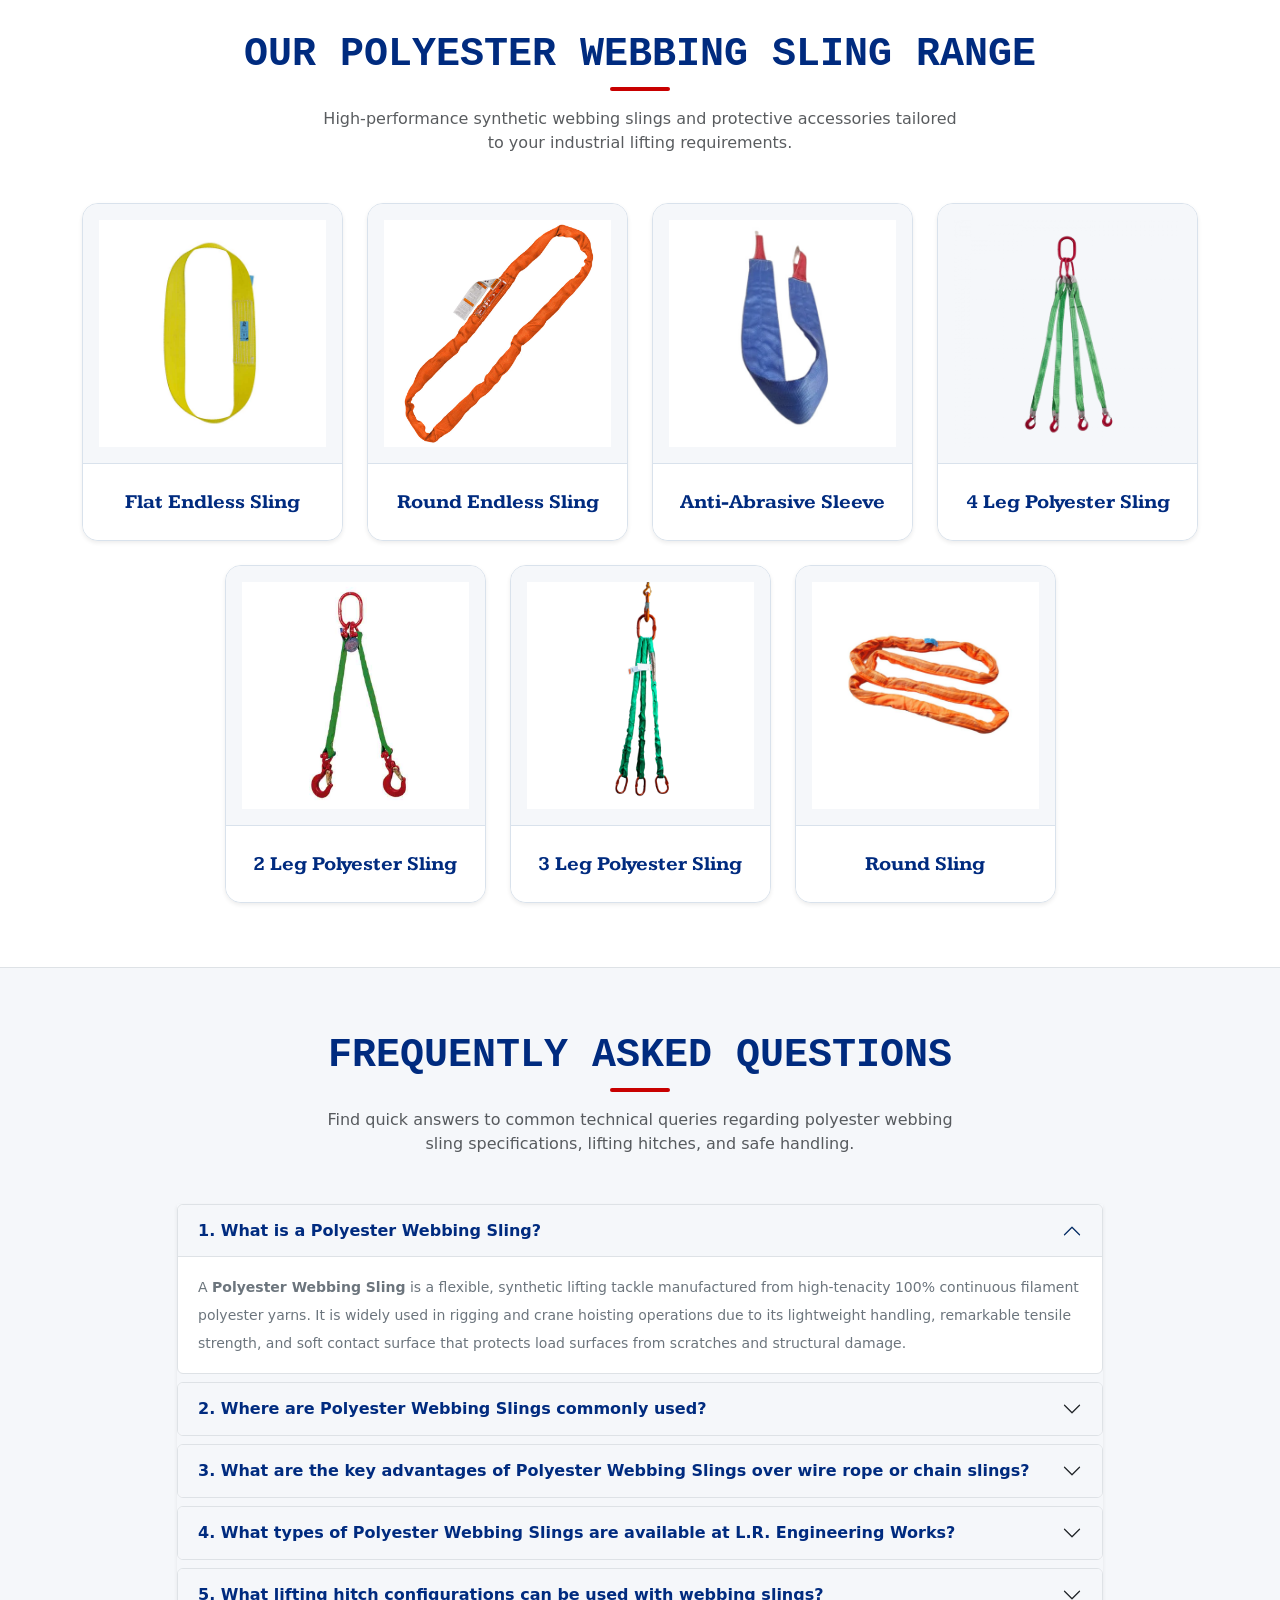
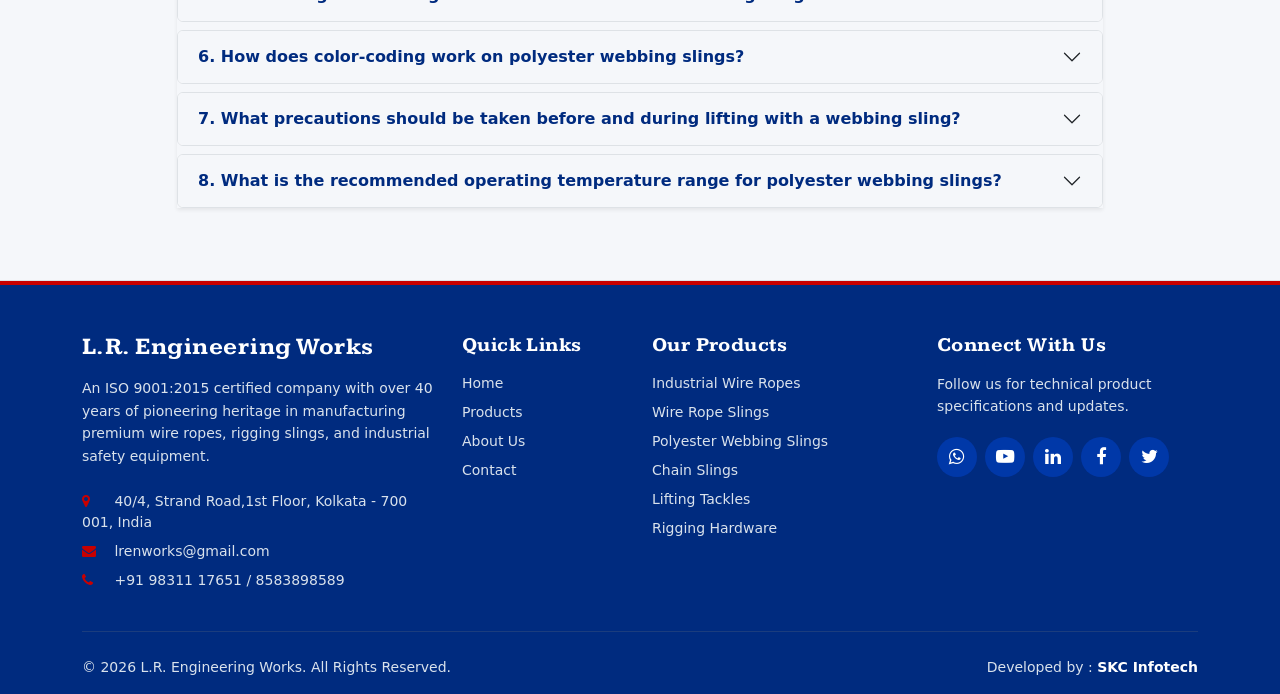
<file: polyester-webbing-sling.html>
<!DOCTYPE html>
<html lang="en">
<head>
	<meta charset="utf-8">
	<meta name="viewport" content="width=device-width, initial-scale=1">
	<title>Polyester Webbing Sling | L.R. Engineering Works</title>
	<meta name="description" content="Professional polyester webbing sling solutions for industrial lifting, rigging and material handling applications from L.R. Engineering Works.">
    <!-- Bootstrap link CDN -->
    <link href="https://cdn.jsdelivr.net/npm/bootstrap@5.0.2/dist/css/bootstrap.min.css" rel="stylesheet" integrity="sha384-EVSTQN3/azprG1Anm3QDgpJLIm9Nao0Yz1ztcQTwFspd3yD65VohhpuuCOmLASjC" crossorigin="anonymous">
    
    <!-- Internal link of css -->
    <link rel="stylesheet" href="style.css">

    <!-- Google fonts -->
    <link rel="preconnect" href="https://fonts.googleapis.com">
    <link rel="preconnect" href="https://fonts.gstatic.com" crossorigin>
    <link href="https://fonts.googleapis.com/css2?family=Kameron:wght@400..700&display=swap" rel="stylesheet">

    <!-- fafa icons -->
    <link rel="stylesheet" href="https://cdnjs.cloudflare.com/ajax/libs/font-awesome/4.7.0/css/font-awesome.min.css">
</head>
<body>

<!-- navbar -->
<nav class="navbar navbar-expand-lg navbar-dark fixed-top custom-navbar shadow-sm">
  <div class="container">
    <a class="navbar-brand py-1" href="index.html">
        <img src="img/lrlogo.png" alt="L.R. Engineering Works Logo" class="navbar-logo">
    </a>
    
    <button class="navbar-toggler custom-toggler" type="button" data-bs-toggle="collapse" data-bs-target="#navbarSupportedContent" aria-controls="navbarSupportedContent" aria-expanded="false" aria-label="Toggle navigation">
      <span class="navbar-toggler-icon"></span>
    </button>
    
    <div class="collapse navbar-collapse" id="navbarSupportedContent">
      <ul class="navbar-nav ms-auto mb-2 mb-lg-0 custom-nav-links">
        <li class="nav-item">
          <a class="nav-link" href="index.html">Home</a>
        </li>
        <li class="nav-item">
          <a class="nav-link active" aria-current="page" href="products.html">Products</a>
        </li>
        <li class="nav-item">
          <a class="nav-link" href="index.html#about">About Us</a>
        </li>
        <li class="nav-item">
          <a class="nav-link" href="#contact">Contact</a>
        </li>
      </ul>
    </div>
  </div>
</nav>

<!-- Hero Section -->
<section class="py-5 bg-dark text-white text-center position-relative" style="background-image: linear-gradient(rgba(15, 23, 42, 0.75), rgba(15, 23, 42, 0.8)), url('img/product/flat-endless-sling.jpg'); background-size: cover; background-position: center; margin-top: 70px;">
    <div class="container py-4">
        <h1 class="display-4 fw-bold font-monospace text-uppercase tracking-wider">POLYESTER WEBBING SLING</h1>
        <div class="accent-line mx-auto mb-3"></div>
        <p class="lead text-light max-width-text mx-auto mb-3" style="font-size: 1.15rem; font-weight: 300;">Reliable, Lightweight and High-Strength Polyester Webbing Slings for Safe Industrial Lifting &amp; Rigging</p>
        <nav aria-label="breadcrumb">
            <ol class="breadcrumb justify-content-center mb-0 small font-monospace">
                <li class="breadcrumb-item"><a href="index.html" class="text-light text-decoration-none">Home</a></li>
                <li class="breadcrumb-item"><a href="products.html" class="text-light text-decoration-none">Products</a></li>
                <li class="breadcrumb-item text-warning active" aria-current="page">Polyester Webbing Sling</li>
            </ol>
        </nav>
    </div>
</section>

<!-- Single Polyester Webbing Sling Content Section Immediately After Hero -->
<section class="py-5 bg-light border-bottom">
    <div class="container py-3">                         
        <!-- Section Heading -->
        <div class="text-center mb-4">
            <h2 class="display-6 fw-bold text-dark font-monospace text-uppercase mb-2" style="color: #002B7F !important;">'LR Lift' Polyester Webbing Sling Manufacturers</h2>
            <div class="accent-line mx-auto mb-3"></div>
        </div>

        <!-- Main Paragraphs -->
        <div class="max-width-text mx-auto mb-5" style="max-width: 950px;">
            <p class="lead text-secondary mb-3" style="font-size: 1.1rem; line-height: 1.8;">
                L.R. Engineering Works manufactures and supplies high-grade Polyester Webbing Slings engineered from 100% high-tenacity industrial polyester yarns. Designed for heavy-duty lifting and material handling, our synthetic webbing slings offer an exceptional strength-to-weight ratio, remarkable flexibility, and superior load protection. They provide a secure, non-marring lifting medium that safeguards delicate, machined, painted, and polished surfaces from scratches, dents, and crushing damage.
            </p>
            <p class="text-secondary lh-lg mb-0">
                Lightweight and easy to handle, polyester webbing slings significantly reduce rigger fatigue and improve on-site operational efficiency compared to traditional steel wire ropes and chain slings. Our slings adapt smoothly to contoured and irregular load geometries in vertical, choker, and basket hitch configurations. With high resistance to UV degradation, moisture, mildew, grease, and common industrial chemicals, our webbing slings deliver dependable lifting performance across manufacturing, infrastructure, logistics, and heavy engineering sectors.
            </p>
        </div>

        <!-- Key Engineering Features -->
        <div class="mb-5">
            <h3 class="h5 fw-bold mb-3" style="color: #002B7F;"><i class="fa fa-cogs text-danger me-2"></i>Key Performance Advantages</h3>
            <p class="text-secondary mb-3">Engineered characteristics that make polyester webbing slings ideal for critical lifting:</p>
            <div class="row g-3">
                <div class="col-md-6 col-lg-3">
                    <div class="p-3 bg-white rounded-3 h-100 border shadow-sm d-flex align-items-start">
                        <span class="badge bg-danger rounded-circle p-2 me-3 fs-6" style="min-width: 32px; height: 32px; display: inline-flex; align-items: center; justify-content: center;">1</span>
                        <span class="text-secondary small fw-semibold">High Strength-to-Weight Ratio with lightweight handling</span>
                    </div>
                </div>
                <div class="col-md-6 col-lg-3">
                    <div class="p-3 bg-white rounded-3 h-100 border shadow-sm d-flex align-items-start">
                        <span class="badge bg-danger rounded-circle p-2 me-3 fs-6" style="min-width: 32px; height: 32px; display: inline-flex; align-items: center; justify-content: center;">2</span>
                        <span class="text-secondary small fw-semibold">Soft &amp; Non-Marring surface to protect finished loads</span>
                    </div>
                </div>
                <div class="col-md-6 col-lg-3">
                    <div class="p-3 bg-white rounded-3 h-100 border shadow-sm d-flex align-items-start">
                        <span class="badge bg-danger rounded-circle p-2 me-3 fs-6" style="min-width: 32px; height: 32px; display: inline-flex; align-items: center; justify-content: center;">3</span>
                        <span class="text-secondary small fw-semibold">Excellent Flexibility conforming closely to load shapes</span>
                    </div>
                </div>
                <div class="col-md-6 col-lg-3">
                    <div class="p-3 bg-white rounded-3 h-100 border shadow-sm d-flex align-items-start">
                        <span class="badge bg-danger rounded-circle p-2 me-3 fs-6" style="min-width: 32px; height: 32px; display: inline-flex; align-items: center; justify-content: center;">4</span>
                        <span class="text-secondary small fw-semibold">High Chemical, UV, and Moisture Resistance</span>
                    </div>
                </div>
            </div>
        </div>

        <!-- Lifting Configurations & Protection -->
        <div>
            <div class="text-center mb-4">
            <h2 class="display-6 fw-bold text-dark font-monospace text-uppercase mb-2" style="color: #002B7F !important;">LR LIFT Is a registered trademark of L.R Engineering Works</h2>
            <div class="accent-line mx-auto mb-3"></div>
        </div>
            <h3 class="h5 fw-bold mb-3" style="color: #002B7F;"><i class="fa fa-shield text-danger me-2"></i>Lifting Configurations &amp; Protection Features</h3>
            <p class="text-secondary mb-3">Versatile hitch setups and safety enhancements available across our webbing sling range:</p>
            <div class="row g-3">
                <div class="col-6 col-md-3">
                    <div class="p-3 bg-white rounded-3 border text-center shadow-sm h-100">
                        <i class="fa fa-check-circle text-danger me-1"></i>
                        <span class="text-dark small fw-semibold">Straight Vertical Hitch</span>
                    </div>
                </div>
                <div class="col-6 col-md-3">
                    <div class="p-3 bg-white rounded-3 border text-center shadow-sm h-100">
                        <i class="fa fa-check-circle text-danger me-1"></i>
                        <span class="text-dark small fw-semibold">Choker Hitch Configuration</span>
                    </div>
                </div>
                <div class="col-6 col-md-3">
                    <div class="p-3 bg-white rounded-3 border text-center shadow-sm h-100">
                        <i class="fa fa-check-circle text-danger me-1"></i>
                        <span class="text-dark small fw-semibold">Basket Hitch Configuration</span>
                    </div>
                </div>
                <div class="col-6 col-md-3">
                    <div class="p-3 bg-white rounded-3 border text-center shadow-sm h-100">
                        <i class="fa fa-check-circle text-danger me-1"></i>
                        <span class="text-dark small fw-semibold">Anti-Abrasive &amp; Cut Sleeves</span>
                    </div>
                </div>
            </div>
        </div>
        
    </div>
</section>

<!-- Our Polyester Webbing Sling Range Section -->
<section class="py-5 bg-white border-bottom">
    <div class="container py-3">
        <div class="text-center mb-5">
            <h2 class="display-6 fw-bold text-dark font-monospace text-uppercase mb-2" style="color: #002B7F !important;">Our Polyester Webbing Sling Range</h2>
            <div class="accent-line mx-auto mb-3"></div>
            <p class="text-muted max-width-text mx-auto">High-performance synthetic webbing slings and protective accessories tailored to your industrial lifting requirements.</p>
        </div>
        
        <div class="row g-4 justify-content-center">
            <!-- 1. Flat Endless Sling -->
            <div class="col-lg-3 col-md-6 col-12">
                <div class="card h-100 premium-product-card border-0 shadow-sm position-relative text-center">
                    <div class="premium-product-img-container">
                        <img src="img/product/flat-endless-sling.jpg" class="premium-product-img" alt="Flat Endless Polyester Webbing Sling" loading="lazy">
                    </div>
                    <div class="card-body d-flex flex-column justify-content-center p-4 bg-white">
                        <h3 class="h4 premium-product-title mb-0 text-center">Flat Endless Sling</h3>
                    </div>
                </div>
            </div>

            <!-- 2. Round Endless Sling -->
            <div class="col-lg-3 col-md-6 col-12">
                <div class="card h-100 premium-product-card border-0 shadow-sm position-relative text-center">
                    <div class="premium-product-img-container">
                        <img src="img/product/round-endless-sling.jpg" class="premium-product-img" alt="Round Endless Polyester Webbing Sling" loading="lazy">
                    </div>
                    <div class="card-body d-flex flex-column justify-content-center p-4 bg-white">
                        <h3 class="h4 premium-product-title mb-0 text-center">Round Endless Sling</h3>
                    </div>
                </div>
            </div>

            <!-- 3. Anti-Abrasive Sleeve -->
            <div class="col-lg-3 col-md-6 col-12">
                <div class="card h-100 premium-product-card border-0 shadow-sm position-relative text-center">
                    <div class="premium-product-img-container">
                        <img src="img/product/anti-abrasive-sleeve.jpg" class="premium-product-img" alt="Anti Abrasive Sleeve for Polyester Webbing Sling" loading="lazy">
                    </div>
                    <div class="card-body d-flex flex-column justify-content-center p-4 bg-white">
                        <h3 class="h4 premium-product-title mb-0 text-center">Anti-Abrasive Sleeve</h3>
                    </div>
                </div>
            </div>

            <!-- 4. 4 Leg Polyester Sling -->
            <div class="col-lg-3 col-md-6 col-12">
                <div class="card h-100 premium-product-card border-0 shadow-sm position-relative text-center">
                    <div class="premium-product-img-container">
                        <img src="img/product/four-leg-polyester-sling.png" class="premium-product-img" alt="Four Leg Polyester Webbing Sling" loading="lazy">
                    </div>
                    <div class="card-body d-flex flex-column justify-content-center p-4 bg-white">
                        <h3 class="h4 premium-product-title mb-0 text-center">4 Leg Polyester Sling</h3>
                    </div>
                </div>
            </div>

            <!-- 5. 2 Leg Polyester Sling -->
            <div class="col-lg-3 col-md-6 col-12">
                <div class="card h-100 premium-product-card border-0 shadow-sm position-relative text-center">
                    <div class="premium-product-img-container">
                        <img src="img/product/two-leg-polyester-sling.jpg" class="premium-product-img" alt="Two Leg Polyester Webbing Sling" loading="lazy">
                    </div>
                    <div class="card-body d-flex flex-column justify-content-center p-4 bg-white">
                        <h3 class="h4 premium-product-title mb-0 text-center">2 Leg Polyester Sling</h3>
                    </div>
                </div>
            </div>

            <!-- 6. 3 Leg Polyester Sling -->
            <div class="col-lg-3 col-md-6 col-12">
                <div class="card h-100 premium-product-card border-0 shadow-sm position-relative text-center">
                    <div class="premium-product-img-container">
                        <img src="img/product/three-leg-polyester-sling.jpeg" class="premium-product-img" alt="Three Leg Polyester Webbing Sling" loading="lazy">
                    </div>
                    <div class="card-body d-flex flex-column justify-content-center p-4 bg-white">
                        <h3 class="h4 premium-product-title mb-0 text-center">3 Leg Polyester Sling</h3>
                    </div>
                </div>
            </div>

            <!-- 7. Round Sling -->
            <div class="col-lg-3 col-md-6 col-12">
                <div class="card h-100 premium-product-card border-0 shadow-sm position-relative text-center">
                    <div class="premium-product-img-container">
                        <img src="img/product/round-sling.jpg" class="premium-product-img" alt="Round Polyester Webbing Sling" loading="lazy">
                    </div>
                    <div class="card-body d-flex flex-column justify-content-center p-4 bg-white">
                        <h3 class="h4 premium-product-title mb-0 text-center">Round Sling</h3>
                    </div>
                </div>
            </div>
        </div>
        
    </div>
</section>

<!-- FAQ Section -->
<section class="py-5 bg-light border-bottom">
    <div class="container py-3">
        <div class="text-center mb-5">
            <h2 class="display-6 fw-bold text-dark font-monospace text-uppercase mb-2" style="color: #002B7F !important;">Frequently Asked Questions</h2>
            <div class="accent-line mx-auto mb-3"></div>
            <p class="text-muted max-width-text mx-auto">Find quick answers to common technical queries regarding polyester webbing sling specifications, lifting hitches, and safe handling.</p>
        </div>
        
        <div class="row justify-content-center">
            <div class="col-lg-10">
                <div class="accordion shadow-sm" id="webbingSlingFaqAccordion">
                    
                    <!-- Question 1 -->
                    <div class="accordion-item border mb-2 rounded overflow-hidden">
                        <h3 class="accordion-header" id="faqHeadingOne">
                            <button class="accordion-button fw-bold text-dark bg-light" type="button" data-bs-toggle="collapse" data-bs-target="#faqCollapseOne" aria-expanded="true" aria-controls="faqCollapseOne">
                                1. What is a Polyester Webbing Sling?
                            </button>
                        </h3>
                        <div id="faqCollapseOne" class="accordion-collapse collapse show" aria-labelledby="faqHeadingOne" data-bs-parent="#webbingSlingFaqAccordion">
                            <div class="accordion-body text-secondary small lh-lg">
                                A <strong>Polyester Webbing Sling</strong> is a flexible, synthetic lifting tackle manufactured from high-tenacity 100% continuous filament polyester yarns. It is widely used in rigging and crane hoisting operations due to its lightweight handling, remarkable tensile strength, and soft contact surface that protects load surfaces from scratches and structural damage.
                            </div>
                        </div>
                    </div>

                    <!-- Question 2 -->
                    <div class="accordion-item border mb-2 rounded overflow-hidden">
                        <h3 class="accordion-header" id="faqHeadingTwo">
                            <button class="accordion-button collapsed fw-bold text-dark bg-light" type="button" data-bs-toggle="collapse" data-bs-target="#faqCollapseTwo" aria-expanded="false" aria-controls="faqCollapseTwo">
                                2. Where are Polyester Webbing Slings commonly used?
                            </button>
                        </h3>
                        <div id="faqCollapseTwo" class="accordion-collapse collapse" aria-labelledby="faqHeadingTwo" data-bs-parent="#webbingSlingFaqAccordion">
                            <div class="accordion-body text-secondary small lh-lg">
                                Polyester webbing slings are widely utilized across manufacturing plants, construction sites, heavy engineering, steel and metal fabrication, aerospace, marine cargo, and warehouse logistics. They are particularly preferred when lifting delicate, painted, polished, machined components, or fragile equipment.
                            </div>
                        </div>
                    </div>

                    <!-- Question 3 -->
                    <div class="accordion-item border mb-2 rounded overflow-hidden">
                        <h3 class="accordion-header" id="faqHeadingThree">
                            <button class="accordion-button collapsed fw-bold text-dark bg-light" type="button" data-bs-toggle="collapse" data-bs-target="#faqCollapseThree" aria-expanded="false" aria-controls="faqCollapseThree">
                                3. What are the key advantages of Polyester Webbing Slings over wire rope or chain slings?
                            </button>
                        </h3>
                        <div id="faqCollapseThree" class="accordion-collapse collapse" aria-labelledby="faqHeadingThree" data-bs-parent="#webbingSlingFaqAccordion">
                            <div class="accordion-body text-secondary small lh-lg">
                                Polyester webbing slings are significantly lighter in weight, easier to rig, non-conductive, non-sparking, and non-corrosive. Unlike rigid steel chains or wire ropes, they do not mar or damage the load surface, absorb shock loads effectively, and can be easily rolled up for compact storage and transport.
                            </div>
                        </div>
                    </div>

                    <!-- Question 4 -->
                    <div class="accordion-item border mb-2 rounded overflow-hidden">
                        <h3 class="accordion-header" id="faqHeadingFour">
                            <button class="accordion-button collapsed fw-bold text-dark bg-light" type="button" data-bs-toggle="collapse" data-bs-target="#faqCollapseFour" aria-expanded="false" aria-controls="faqCollapseFour">
                                4. What types of Polyester Webbing Slings are available at L.R. Engineering Works?
                            </button>
                        </h3>
                        <div id="faqCollapseFour" class="accordion-collapse collapse" aria-labelledby="faqHeadingFour" data-bs-parent="#webbingSlingFaqAccordion">
                            <div class="accordion-body text-secondary small lh-lg">
                                We supply a comprehensive selection of sling configurations including <strong>Flat Endless Slings</strong>, <strong>Round Endless Slings</strong>, <strong>Round Slings</strong>, <strong>2-Leg, 3-Leg, and 4-Leg Multi-Leg Polyester Slings</strong>, as well as specialized <strong>Anti-Abrasive and Cut-Resistant Protective Sleeves</strong>.
                            </div>
                        </div>
                    </div>

                    <!-- Question 5 -->
                    <div class="accordion-item border mb-2 rounded overflow-hidden">
                        <h3 class="accordion-header" id="faqHeadingFive">
                            <button class="accordion-button collapsed fw-bold text-dark bg-light" type="button" data-bs-toggle="collapse" data-bs-target="#faqCollapseFive" aria-expanded="false" aria-controls="faqCollapseFive">
                                5. What lifting hitch configurations can be used with webbing slings?
                            </button>
                        </h3>
                        <div id="faqCollapseFive" class="accordion-collapse collapse" aria-labelledby="faqHeadingFive" data-bs-parent="#webbingSlingFaqAccordion">
                            <div class="accordion-body text-secondary small lh-lg">
                                Webbing slings can be rigged in three primary configurations: <strong>Straight Vertical Hitch</strong> (mode factor 1.0), <strong>Choker Hitch</strong> (mode factor 0.8 where the sling wraps around and chokes the load), and <strong>Basket Hitch</strong> (mode factor up to 2.0 when sling legs are vertical or angled within safety parameters).
                            </div>
                        </div>
                    </div>

                    <!-- Question 6 -->
                    <div class="accordion-item border mb-2 rounded overflow-hidden">
                        <h3 class="accordion-header" id="faqHeadingSix">
                            <button class="accordion-button collapsed fw-bold text-dark bg-light" type="button" data-bs-toggle="collapse" data-bs-target="#faqCollapseSix" aria-expanded="false" aria-controls="faqCollapseSix">
                                6. How does color-coding work on polyester webbing slings?
                            </button>
                        </h3>
                        <div id="faqCollapseSix" class="accordion-collapse collapse" aria-labelledby="faqHeadingSix" data-bs-parent="#webbingSlingFaqAccordion">
                            <div class="accordion-body text-secondary small lh-lg">
                                Polyester webbing slings follow an international color-coding standard to easily identify Working Load Limits (WLL): Violet (1 Ton), Green (2 Ton), Yellow (3 Ton), Grey (4 Ton), Red (5 Ton), Brown (6 Ton), Blue (8 Ton), and Orange (10 Ton and above).
                            </div>
                        </div>
                    </div>

                    <!-- Question 7 -->
                    <div class="accordion-item border mb-2 rounded overflow-hidden">
                        <h3 class="accordion-header" id="faqHeadingSeven">
                            <button class="accordion-button collapsed fw-bold text-dark bg-light" type="button" data-bs-toggle="collapse" data-bs-target="#faqCollapseSeven" aria-expanded="false" aria-controls="faqCollapseSeven">
                                7. What precautions should be taken before and during lifting with a webbing sling?
                            </button>
                        </h3>
                        <div id="faqCollapseSeven" class="accordion-collapse collapse" aria-labelledby="faqHeadingSeven" data-bs-parent="#webbingSlingFaqAccordion">
                            <div class="accordion-body text-secondary small lh-lg">
                                Always inspect the sling for cuts, tears, burns, or yarn fraying prior to each lift. Never exceed the rated Safe Working Load (SWL/WLL). Ensure that corner protectors or anti-abrasive sleeves are used over sharp, rough, or unpolished edges, and never tie knots in a webbing sling or drag it across rough surfaces.
                            </div>
                        </div>
                    </div>

                    <!-- Question 8 -->
                    <div class="accordion-item border mb-2 rounded overflow-hidden">
                        <h3 class="accordion-header" id="faqHeadingEight">
                            <button class="accordion-button collapsed fw-bold text-dark bg-light" type="button" data-bs-toggle="collapse" data-bs-target="#faqCollapseEight" aria-expanded="false" aria-controls="faqCollapseEight">
                                8. What is the recommended operating temperature range for polyester webbing slings?
                            </button>
                        </h3>
                        <div id="faqCollapseEight" class="accordion-collapse collapse" aria-labelledby="faqHeadingEight" data-bs-parent="#webbingSlingFaqAccordion">
                            <div class="accordion-body text-secondary small lh-lg">
                                Standard polyester webbing slings can safely operate in ambient temperatures ranging from <strong>-40°C to +100°C</strong>. For applications exposed to open flames, weld spatter, or temperatures exceeding 100°C, high-temperature heat-resistant rigging solutions must be utilized.
                            </div>
                        </div>
                    </div>

                </div>
            </div>
        </div>
    </div>
</section>

<!-- Footer -->
<footer id="contact" class="custom-footer pt-5 pb-3">
    <div class="container">
        <div class="row g-4 mb-4">
            
            <div class="col-lg-4 col-md-6">
                <h4 class="footer-heading mb-3 text-white">L.R. Engineering Works</h4>
                <p class="footer-text small mb-4">
                    An ISO 9001:2015 certified company with over 40 years of pioneering heritage in manufacturing premium wire ropes, rigging slings, and industrial safety equipment.
                </p>
                <ul class="list-unstyled footer-contact-info small">
                    <li class="mb-2"><i class="fa fa-map-marker text-accent me-2"></i> 40/4, Strand Road,1st Floor, Kolkata - 700 001, India</li>
                    <li class="mb-2"><i class="fa fa-envelope text-accent me-2"></i> lrenworks@gmail.com</li>
                    <li><i class="fa fa-phone text-accent me-2"></i> +91 98311 17651 / 8583898589</li>
                </ul>
            </div>

            <div class="col-lg-2 col-md-6 col-6">
                <h5 class="footer-heading mb-3 text-white">Quick Links</h5>
                <ul class="list-unstyled footer-links small">
                    <li class="mb-2"><a href="index.html">Home</a></li>
                    <li class="mb-2"><a href="products.html">Products</a></li>
                    <li class="mb-2"><a href="index.html#about">About Us</a></li>
                    <li><a href="#contact">Contact</a></li>
                </ul>
            </div>

            <div class="col-lg-3 col-md-6 col-6">
                <h5 class="footer-heading mb-3 text-white">Our Products</h5>
                <ul class="list-unstyled footer-links small">
                    <li class="mb-2"><a href="wire-rope.html">Industrial Wire Ropes</a></li>
                    <li class="mb-2"><a href="wire-rope-sling.html">Wire Rope Slings</a></li>
                    <li class="mb-2"><a href="polyester-webbing-sling.html">Polyester Webbing Slings</a></li>
                    <li class="mb-2"><a href="chain-sling.html">Chain Slings</a></li>
                    <li class="mb-2"><a href="lifting-tackles.html">Lifting Tackles</a></li>
                    <li><a href="fittings-store.html">Rigging Hardware</a></li>
                </ul>
            </div>

            <div class="col-lg-3 col-md-6">
                <h5 class="footer-heading mb-3 text-white">Connect With Us</h5>
                <p class="footer-text small mb-3">Follow us for technical product specifications and updates.</p>
                
                <div class="d-flex flex-wrap gap-2 pt-1 footer-social-grid">
                    <a href="https://wa.me/yournumber" target="_blank" class="f-social-btn fsb-whatsapp" title="WhatsApp"><i class="fa fa-whatsapp"></i></a>
                    <a href="https://youtube.com/yourchannel" target="_blank" class="f-social-btn fsb-youtube" title="YouTube"><i class="fa fa-youtube-play"></i></a>
                    <a href="https://linkedin.com/company/yourcompany" target="_blank" class="f-social-btn fsb-linkedin" title="LinkedIn"><i class="fa fa-linkedin"></i></a>
                    <a href="https://facebook.com/yourpage" target="_blank" class="f-social-btn fsb-facebook" title="Facebook"><i class="fa fa-facebook"></i></a>
                    <a href="https://twitter.com/yourhandle" target="_blank" class="f-social-btn fsb-twitter" title="Twitter"><i class="fa fa-twitter"></i></a>
                </div>
            </div>

        </div>

        <hr class="border-secondary my-4 opacity-25">

        <div class="row align-items-center g-2 footer-credits-row small">
            <div class="col-md-6 text-center text-md-start">
                <p class="mb-0 footer-text">&copy; 2026 L.R. Engineering Works. All Rights Reserved.</p>
            </div>
            <div class="col-md-6 text-center text-md-end">
                <p class="mb-0 footer-text">
                    Developed by : <a href="https://skcinfotech.in/" target="_blank" class="agency-link fw-semibold">SKC Infotech</a>
                </p>
            </div>
        </div>
    </div>
</footer>

<script src="https://cdn.jsdelivr.net/npm/bootstrap@5.0.2/dist/js/bootstrap.bundle.min.js" integrity="sha384-MrcW6ZMFYlzcLA8Nl+NtUVF0sA7MsXsP1UyJoMp4YLEuNSfAP+JcXn/tWtIaxVXM" crossorigin="anonymous"></script>
</body>
</html>
</file>
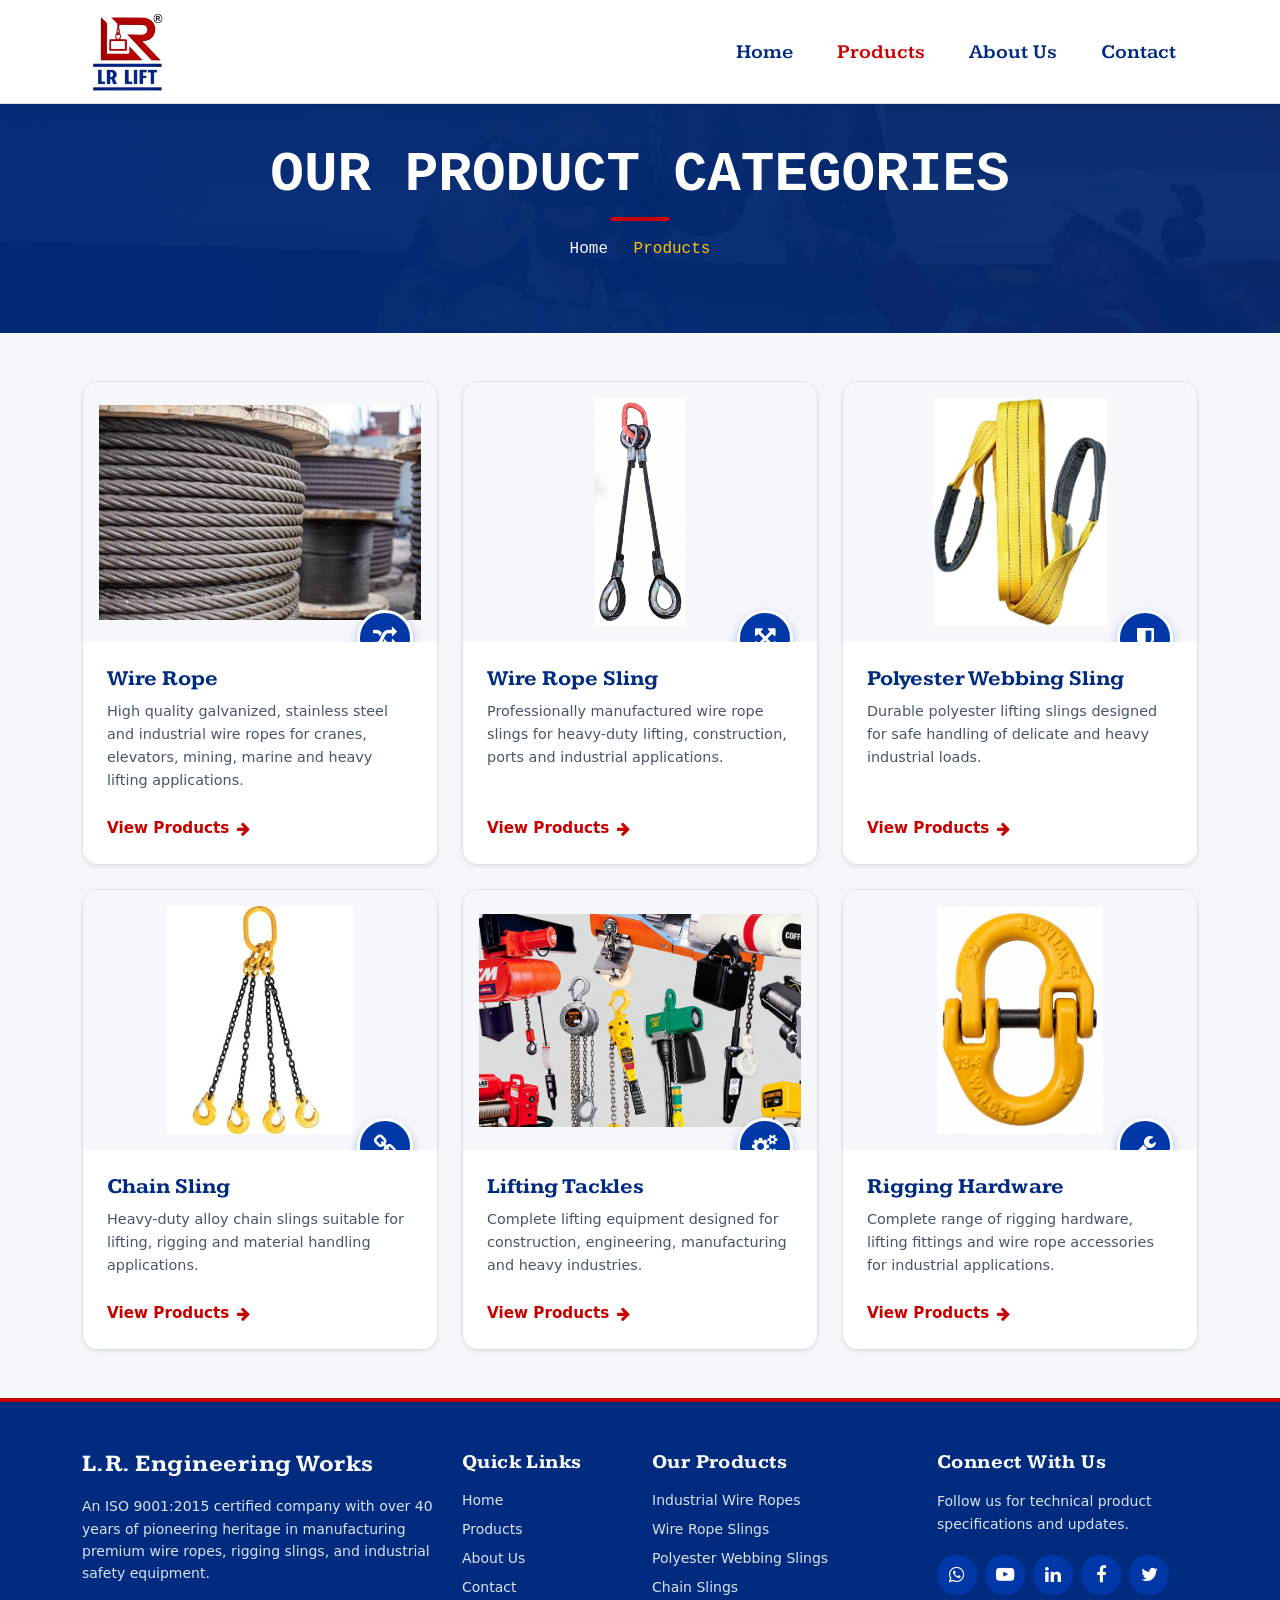
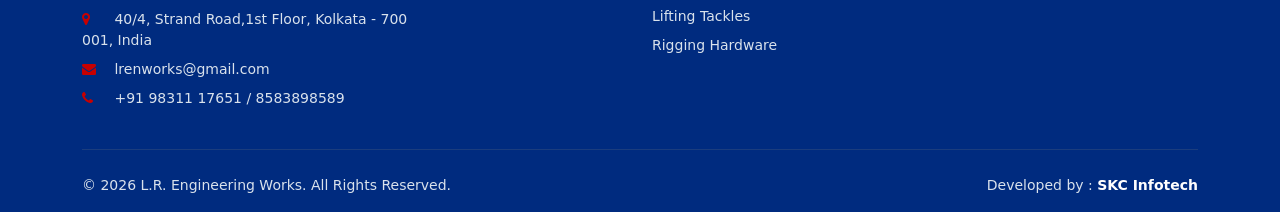
<file: products.html>
<!DOCTYPE html>
<html>
<head>
	<meta charset="utf-8">
	<meta name="viewport" content="width=device-width, initial-scale=1">
	<title>Product Categories - L.R. Engineering Works</title>
   <!-- Bootstrap link CDN -->
    <link href="https://cdn.jsdelivr.net/npm/bootstrap@5.0.2/dist/css/bootstrap.min.css" rel="stylesheet" integrity="sha384-EVSTQN3/azprG1Anm3QDgpJLIm9Nao0Yz1ztcQTwFspd3yD65VohhpuuCOmLASjC" crossorigin="anonymous">
    
    <!-- Internal link of css -->
    <link rel="stylesheet" href="style.css">


    <!-- Google fonts -->
     <link rel="preconnect" href="https://fonts.googleapis.com">
<link rel="preconnect" href="https://fonts.gstatic.com" crossorigin>
<link href="https://fonts.googleapis.com/css2?family=Kameron:wght@400..700&display=swap" rel="stylesheet">

<!-- fafa icons -->
 <link rel="stylesheet" href="https://cdnjs.cloudflare.com/ajax/libs/font-awesome/4.7.0/css/font-awesome.min.css">

</head>
<body>

<!-- navbar -->

<nav class="navbar navbar-expand-lg navbar-dark fixed-top custom-navbar shadow-sm">
  <div class="container">
    <a class="navbar-brand py-1" href="index.html">
        <img src="img/lrlogo.png" alt="L.R. Engineering Works Logo" class="navbar-logo">
    </a>
    
    <button class="navbar-toggler custom-toggler" type="button" data-bs-toggle="collapse" data-bs-target="#navbarSupportedContent" aria-controls="navbarSupportedContent" aria-expanded="false" aria-label="Toggle navigation">
      <span class="navbar-toggler-icon"></span>
    </button>
    
    <div class="collapse navbar-collapse" id="navbarSupportedContent">
      <ul class="navbar-nav ms-auto mb-2 mb-lg-0 custom-nav-links">
        <li class="nav-item">
          <a class="nav-link" href="index.html">Home</a>
        </li>
        <li class="nav-item">
          <a class="nav-link active" aria-current="page" href="products.html">Products</a>
        </li>
        <li class="nav-item">
          <a class="nav-link" href="index.html#about">About Us</a>
        </li>
        <li class="nav-item">
          <a class="nav-link" href="contact.html">Contact</a>
        </li>
      </ul>
    </div>
  </div>
</nav>

<!-- Hero Section -->
<section class="py-5 bg-dark text-white text-center position-relative" style="background-image: linear-gradient(rgba(15, 23, 42, 0.75), rgba(15, 23, 42, 0.8)), url('img/slide1.jpg'); background-size: cover; background-position: center; margin-top: 70px;">
    <div class="container py-4">
        <h1 class="display-4 fw-bold font-monospace text-uppercase tracking-wider">Our Product Categories</h1>
        <div class="accent-line mx-auto mb-3"></div>
        <nav aria-label="breadcrumb">
            <ol class="breadcrumb justify-content-center mb-0 small font-monospace">
                <li class="breadcrumb-item"><a href="index.html" class="text-light text-decoration-none">Home</a></li>
                <li class="breadcrumb-item text-warning active" aria-current="page">Products</li>
            </ol>
        </nav>
    </div>
</section>

<!-- Main Grid Section -->
<section class="category-section py-5">
    <div class="container">
        <div class="row g-4">
            <!-- Category 1: Wire Rope -->
            <div class="col-lg-4 col-md-6 col-12">
                <div class="card h-100 category-card border-0 shadow-sm position-relative">
                    <div class="category-img-container">
                        <img src="img/product/main-wire-rope.jpg" class="category-img" alt="Wire Rope" loading="lazy">
                        <div class="category-icon-overlay">
                            <i class="fa fa-random"></i>
                        </div>
                    </div>
                    <div class="card-body p-4 bg-white d-flex flex-column justify-content-between">
                        <div>
                            <div class="d-flex justify-content-between align-items-center mb-2">
                                <h3 class="category-title mb-0">Wire Rope</h3>
                            </div>
                            <p class="category-desc mb-4">High quality galvanized, stainless steel and industrial wire ropes for cranes, elevators, mining, marine and heavy lifting applications.</p>
                        </div>
                        <div class="mt-auto">
                            <a href="wire-rope.html" class="btn-category-view stretched-link">
                                View Products <i class="fa fa-arrow-right"></i>
                            </a>
                        </div>
                    </div>
                </div>
            </div>

            <!-- Category 2: Wire Rope Sling -->
            <div class="col-lg-4 col-md-6 col-12">
                <div class="card h-100 category-card border-0 shadow-sm position-relative">
                    <div class="category-img-container">
                        <img src="new-img/2-leg-wire-rope-sling.png" class="category-img" alt="Wire Rope Sling" loading="lazy">
                        <div class="category-icon-overlay">
                            <i class="fa fa-arrows-alt"></i>
                        </div>
                    </div>
                    <div class="card-body p-4 bg-white d-flex flex-column justify-content-between">
                        <div>
                            <div class="d-flex justify-content-between align-items-center mb-2">
                                <h3 class="category-title mb-0">Wire Rope Sling</h3>
                            </div>
                            <p class="category-desc mb-4">Professionally manufactured wire rope slings for heavy-duty lifting, construction, ports and industrial applications.</p>
                        </div>
                        <div class="mt-auto">
                            <a href="wire-rope-sling.html" class="btn-category-view stretched-link">
                                View Products <i class="fa fa-arrow-right"></i>
                            </a>
                        </div>
                    </div>
                </div>
            </div>

            <!-- Category 3: Polyester Webbing Sling -->
            <div class="col-lg-4 col-md-6 col-12">
                <div class="card h-100 category-card border-0 shadow-sm position-relative">
                    <div class="category-img-container">
                        <img src="new-img/ratchet-belt.png" class="category-img" alt="Polyester Webbing Sling" loading="lazy">
                        <div class="category-icon-overlay">
                            <i class="fa fa-shield"></i>
                        </div>
                    </div>
                    <div class="card-body p-4 bg-white d-flex flex-column justify-content-between">
                        <div>
                            <div class="d-flex justify-content-between align-items-center mb-2">
                                <h3 class="category-title mb-0">Polyester Webbing Sling</h3>
                            </div>
                            <p class="category-desc mb-4">Durable polyester lifting slings designed for safe handling of delicate and heavy industrial loads.</p>
                        </div>
                        <div class="mt-auto">
                            <a href="polyester-webbing-sling.html" class="btn-category-view stretched-link">
                                View Products <i class="fa fa-arrow-right"></i>
                            </a>
                        </div>
                    </div>
                </div>
            </div>

            <!-- Category 4: Chain Sling -->
            <div class="col-lg-4 col-md-6 col-12">
                <div class="card h-100 category-card border-0 shadow-sm position-relative">
                    <div class="category-img-container">
                        <img src="new-img/4-leg-chain-sling.png" class="category-img" alt="Chain Sling" loading="lazy">
                        <div class="category-icon-overlay">
                            <i class="fa fa-link"></i>
                        </div>
                    </div>
                    <div class="card-body p-4 bg-white d-flex flex-column justify-content-between">
                        <div>
                            <div class="d-flex justify-content-between align-items-center mb-2">
                                <h3 class="category-title mb-0">Chain Sling</h3>
                            </div>
                            <p class="category-desc mb-4">Heavy-duty alloy chain slings suitable for lifting, rigging and material handling applications.</p>
                        </div>
                        <div class="mt-auto">
                            <a href="chain-sling.html" class="btn-category-view stretched-link">
                                View Products <i class="fa fa-arrow-right"></i>
                            </a>
                        </div>
                    </div>
                </div>
            </div>

            <!-- Category 5: Lifting Tackles -->
            <div class="col-lg-4 col-md-6 col-12">
                <div class="card h-100 category-card border-0 shadow-sm position-relative">
                    <div class="category-img-container">
                        <img src="img/product/lifting-tackles-overview.png" class="category-img" alt="Lifting Tackles" loading="lazy">
                        <div class="category-icon-overlay">
                            <i class="fa fa-cogs"></i>
                        </div>
                    </div>
                    <div class="card-body p-4 bg-white d-flex flex-column justify-content-between">
                        <div>
                            <div class="d-flex justify-content-between align-items-center mb-2">
                                <h3 class="category-title mb-0">Lifting Tackles</h3>
                            </div>
                            <p class="category-desc mb-4">Complete lifting equipment designed for construction, engineering, manufacturing and heavy industries.</p>
                        </div>
                        <div class="mt-auto">
                            <a href="lifting-tackles.html" class="btn-category-view stretched-link">
                                View Products <i class="fa fa-arrow-right"></i>
                            </a>
                        </div>
                    </div>
                </div>
            </div>

            <!-- Category 6: Rigging Hardware -->
            <div class="col-lg-4 col-md-6 col-12">
                <div class="card h-100 category-card border-0 shadow-sm position-relative">
                    <div class="category-img-container">
                        <img src="new-img/chain-connector.png" class="category-img" alt="Rigging Hardware" loading="lazy">
                        <div class="category-icon-overlay">
                            <i class="fa fa-wrench"></i>
                        </div>
                    </div>
                    <div class="card-body p-4 bg-white d-flex flex-column justify-content-between">
                        <div>
                            <div class="d-flex justify-content-between align-items-center mb-2">
                                <h3 class="category-title mb-0">Rigging Hardware</h3>
                            </div>
                            <p class="category-desc mb-4">Complete range of rigging hardware, lifting fittings and wire rope accessories for industrial applications.</p>
                        </div>
                        <div class="mt-auto">
                            <a href="rigging-hardware.html" class="btn-category-view stretched-link">
                                View Products <i class="fa fa-arrow-right"></i>
                            </a>
                        </div>
                    </div>
                </div>
            </div>
        </div>
    </div>
</section>

<!-- Footer -->
<footer id="contact" class="custom-footer pt-5 pb-3">
    <div class="container">
        <div class="row g-4 mb-4">
            
            <div class="col-lg-4 col-md-6">
                <h4 class="footer-heading mb-3 text-white">L.R. Engineering Works</h4>
                <p class="footer-text small mb-4">
                    An ISO 9001:2015 certified company with over 40 years of pioneering heritage in manufacturing premium wire ropes, rigging slings, and industrial safety equipment.
                </p>
                <ul class="list-unstyled footer-contact-info small">
                    <li class="mb-2"><i class="fa fa-map-marker text-accent me-2"></i>  40/4, Strand Road,1st Floor, Kolkata - 700 001, India</li>
                    <li class="mb-2"><i class="fa fa-envelope text-accent me-2"></i> lrenworks@gmail.com</li>
                    <li><i class="fa fa-phone text-accent me-2"></i> +91   98311 17651 / 8583898589</li>
                </ul>
            </div>

            <div class="col-lg-2 col-md-6 col-6">
                <h5 class="footer-heading mb-3 text-white">Quick Links</h5>
                <ul class="list-unstyled footer-links small">
                    <li class="mb-2"><a href="index.html">Home</a></li>
                    <li class="mb-2"><a href="products.html">Products</a></li>
                    <li class="mb-2"><a href="index.html#about">About Us</a></li>
                    <li><a href="#contact">Contact</a></li>
                </ul>
            </div>

            <div class="col-lg-3 col-md-6 col-6">
                <h5 class="footer-heading mb-3 text-white">Our Products</h5>
                <ul class="list-unstyled footer-links small">
                    <li class="mb-2"><a href="wire-rope.html">Industrial Wire Ropes</a></li>
                    <li class="mb-2"><a href="wire-rope-sling.html">Wire Rope Slings</a></li>
                    <li class="mb-2"><a href="polyester-webbing-sling.html">Polyester Webbing Slings</a></li>
                    <li class="mb-2"><a href="chain-sling.html">Chain Slings</a></li>
                    <li class="mb-2"><a href="lifting-tackles.html">Lifting Tackles</a></li>
                    <li class="mb-2"><a href="rigging-hardware.html">Rigging Hardware</a></li>
                </ul>
            </div>

            <div class="col-lg-3 col-md-6">
                <h5 class="footer-heading mb-3 text-white">Connect With Us</h5>
                <p class="footer-text small mb-3">Follow us for technical product specifications and updates.</p>
                
                <div class="d-flex flex-wrap gap-2 pt-1 footer-social-grid">
                    <a href="https://wa.me/yournumber" target="_blank" class="f-social-btn fsb-whatsapp" title="WhatsApp"><i class="fa fa-whatsapp"></i></a>
                    <a href="https://youtube.com/yourchannel" target="_blank" class="f-social-btn fsb-youtube" title="YouTube"><i class="fa fa-youtube-play"></i></a>
                    <a href="https://linkedin.com/company/yourcompany" target="_blank" class="f-social-btn fsb-linkedin" title="LinkedIn"><i class="fa fa-linkedin"></i></a>
                    <a href="https://facebook.com/yourpage" target="_blank" class="f-social-btn fsb-facebook" title="Facebook"><i class="fa fa-facebook"></i></a>
                    <a href="https://twitter.com/yourhandle" target="_blank" class="f-social-btn fsb-twitter" title="Twitter"><i class="fa fa-twitter"></i></a>
                </div>
            </div>

        </div>

        <hr class="border-secondary my-4 opacity-25">

        <div class="row align-items-center g-2 footer-credits-row small">
            <div class="col-md-6 text-center text-md-start">
                <p class="mb-0 footer-text">&copy; 2026 L.R. Engineering Works. All Rights Reserved.</p>
            </div>
            <div class="col-md-6 text-center text-md-end">
                <p class="mb-0 footer-text">
                    Developed by : <a href="https://skcinfotech.in/" target="_blank" class="agency-link fw-semibold">SKC Infotech</a>
                </p>
            </div>
        </div>
    </div>
</footer>
<script src="https://cdn.jsdelivr.net/npm/bootstrap@5.0.2/dist/js/bootstrap.bundle.min.js" integrity="sha384-MrcW6ZMFYlzcLA8Nl+NtUVF0sA7MsXsP1UyJoMp4YLEuNSfAP+JcXn/tWtIaxVXM" crossorigin="anonymous"></script>
</body>
</html>
</file>
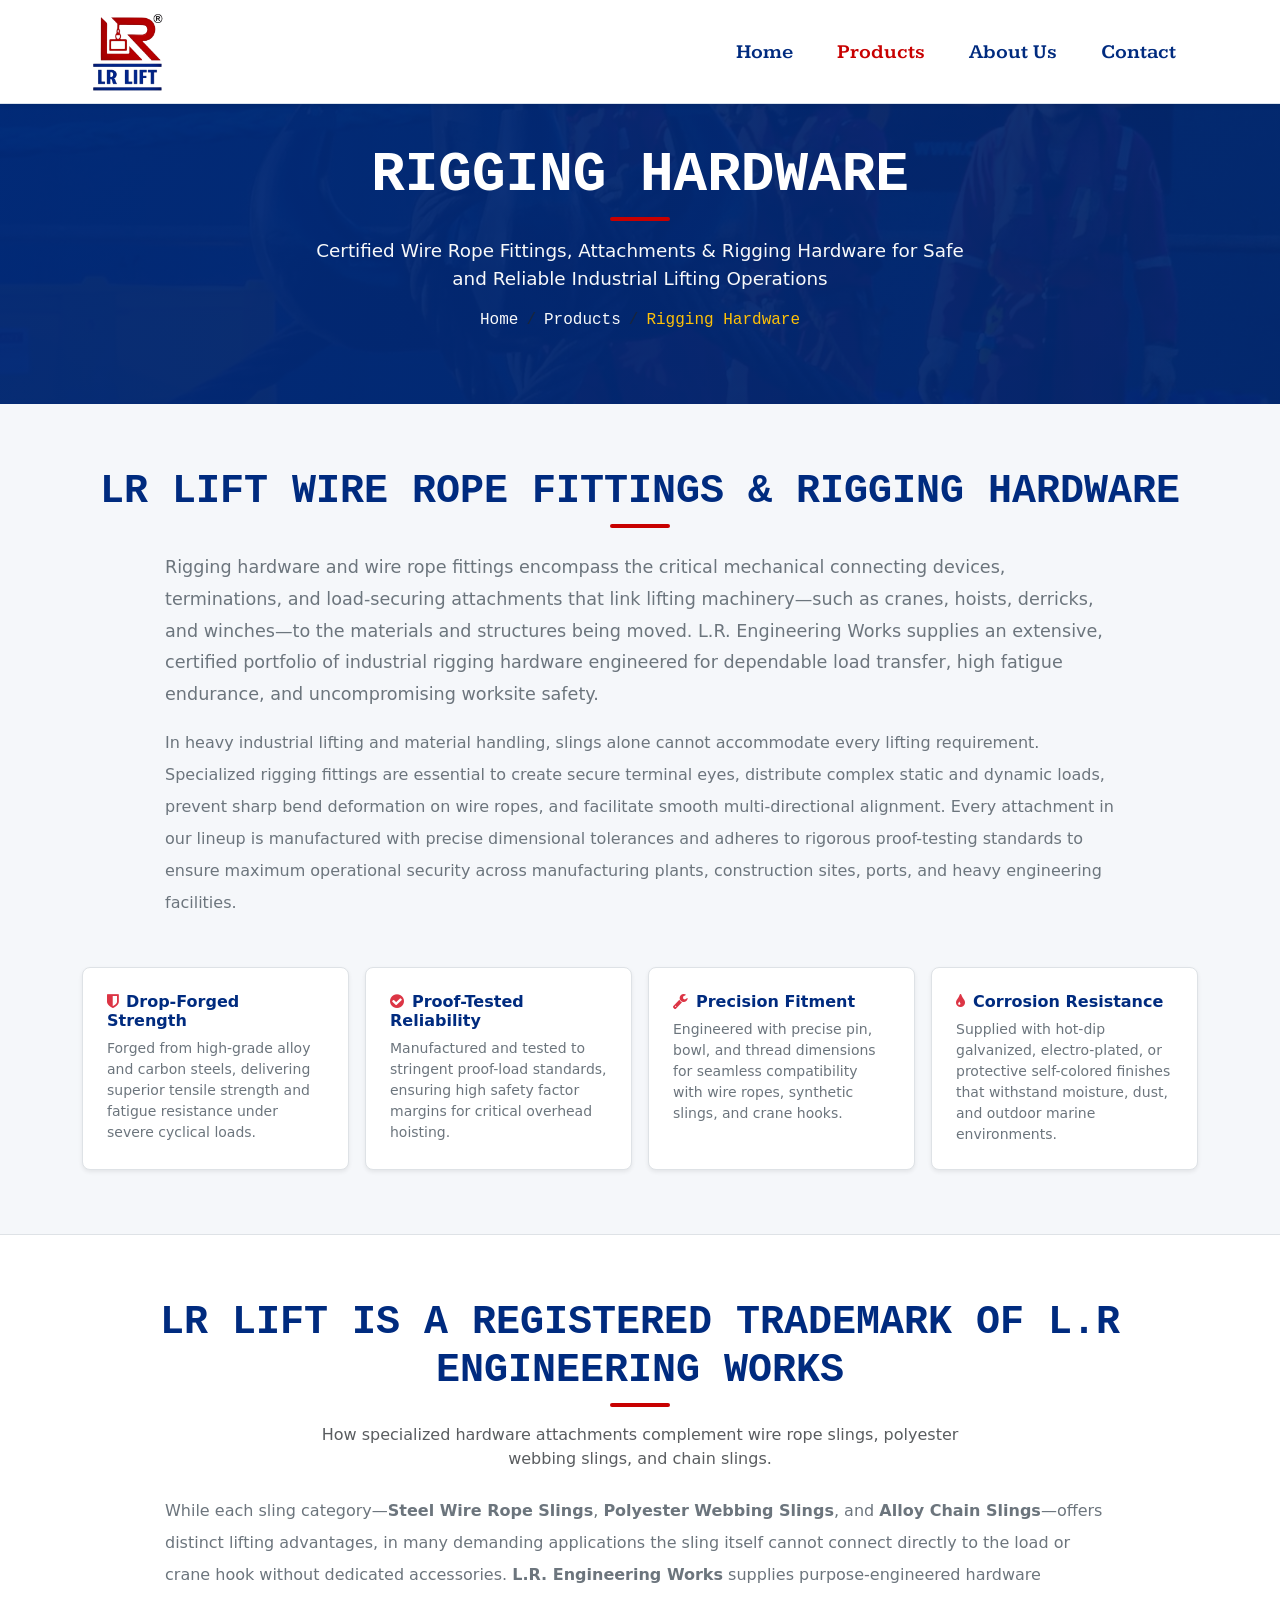
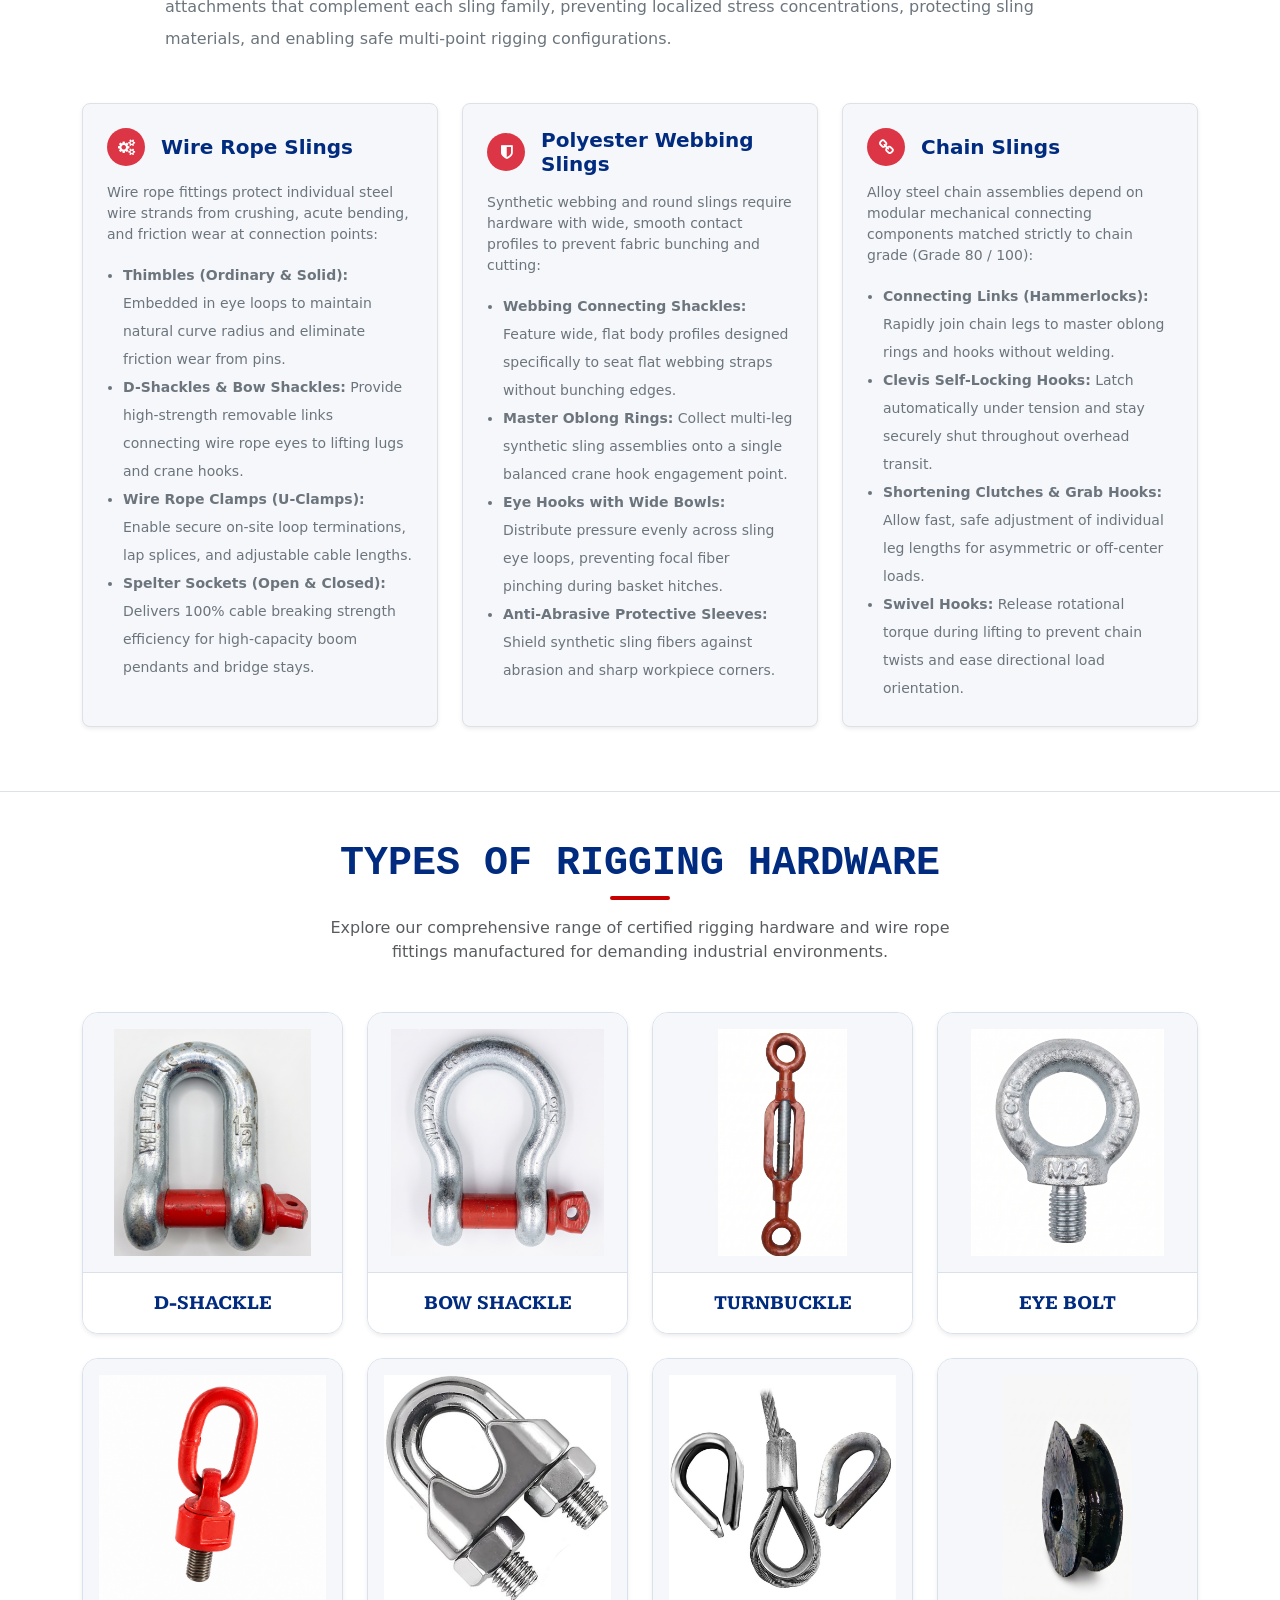
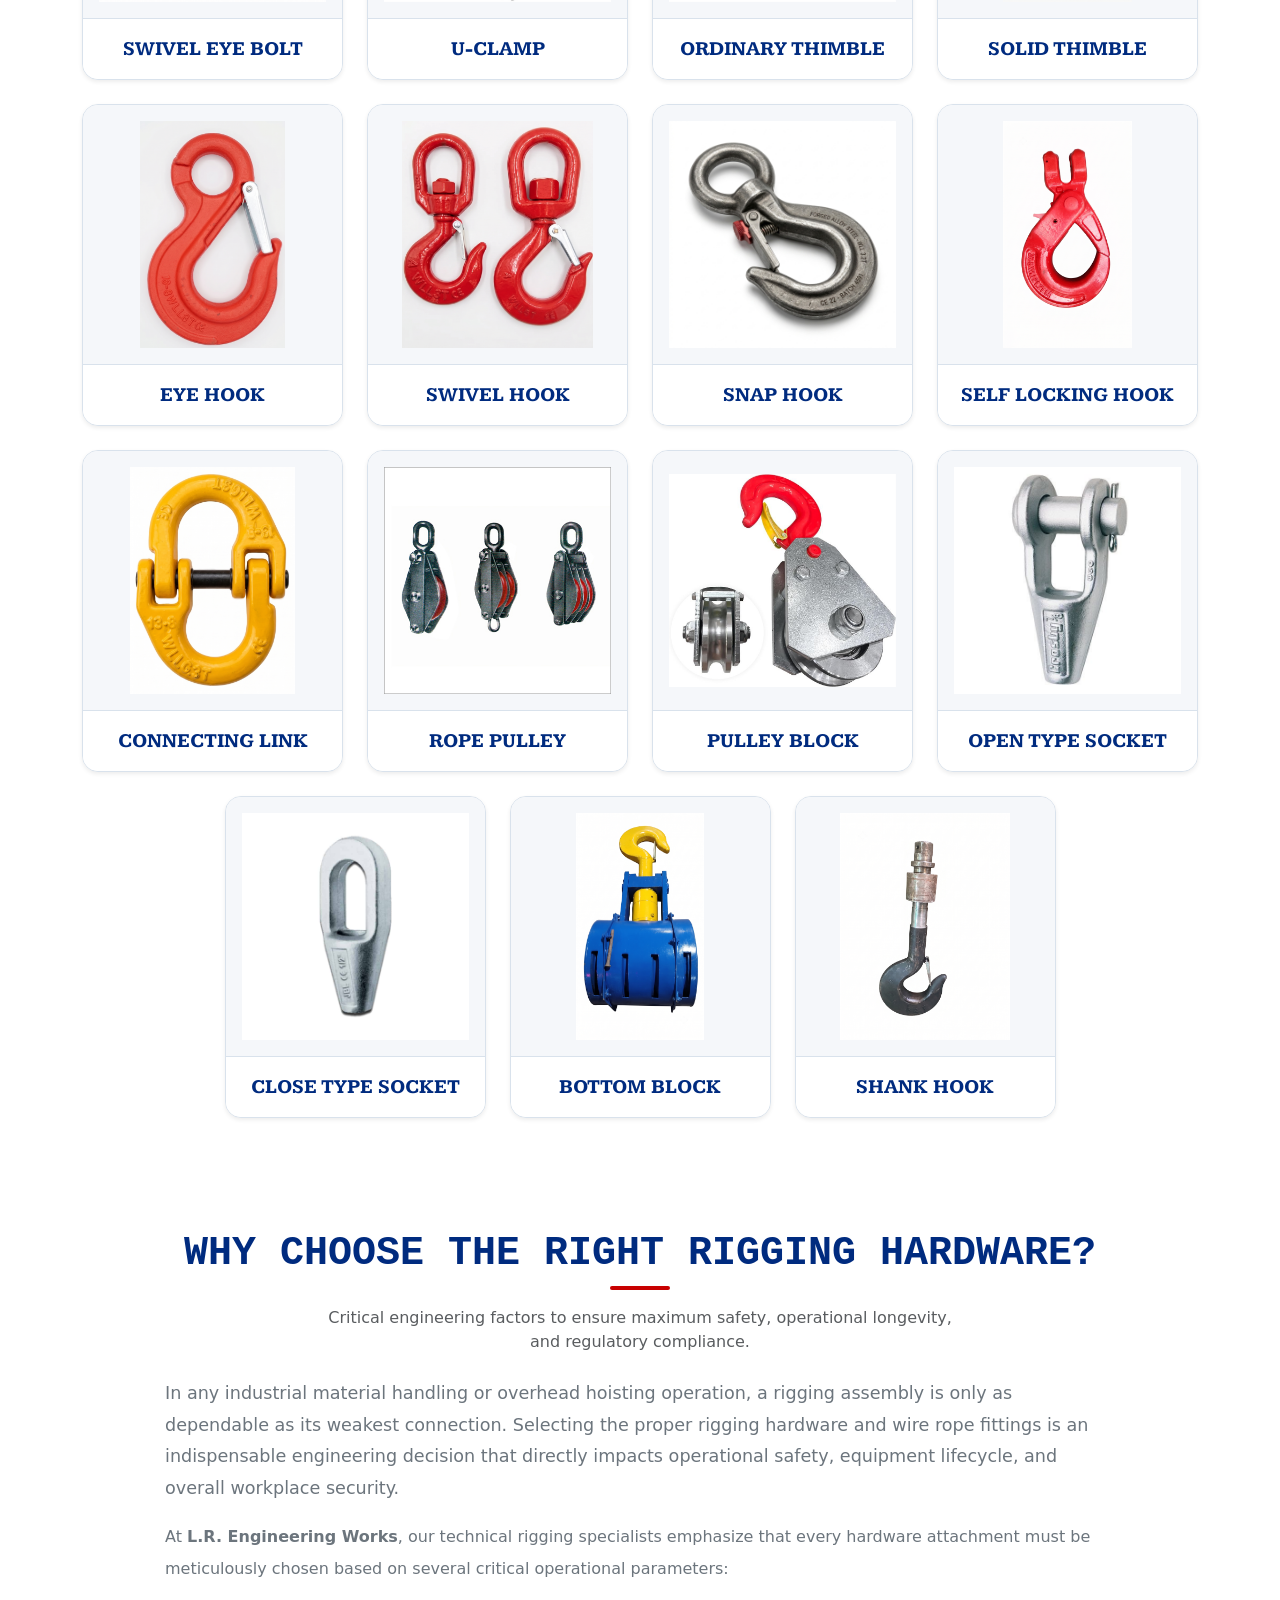
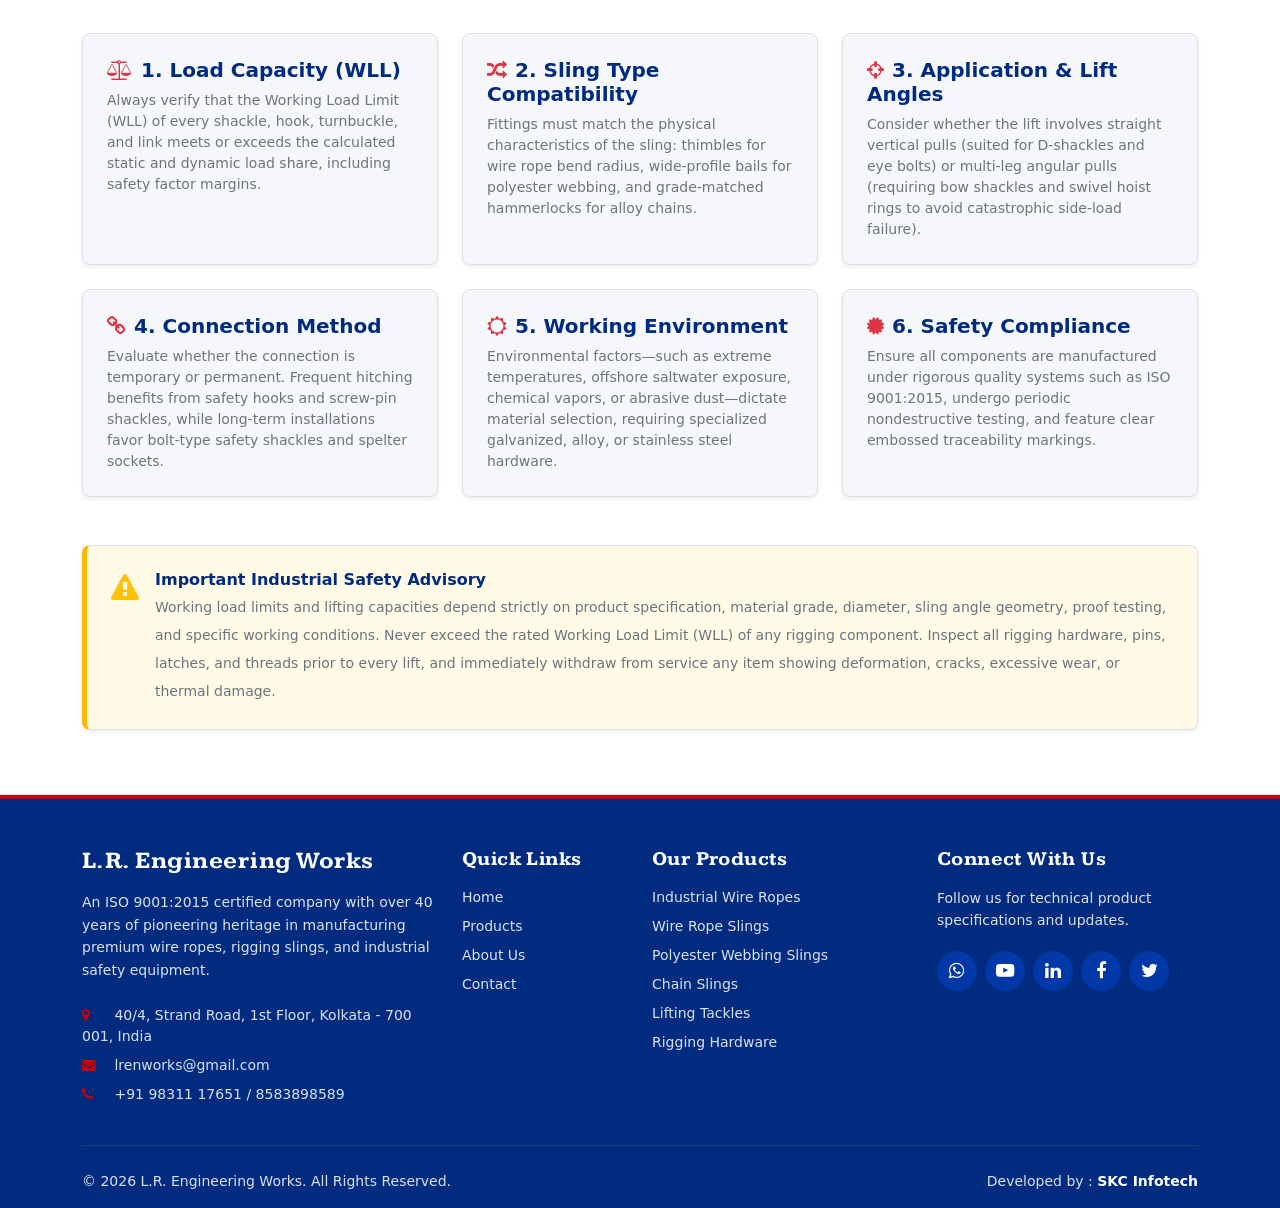
<file: rigging-hardware.html>
<!DOCTYPE html>
<html lang="en">
<head>
	<meta charset="utf-8">
	<meta name="viewport" content="width=device-width, initial-scale=1">
	<title>Rigging Hardware &amp; Wire Rope Fittings - L.R. Engineering Works</title>
   <!-- Bootstrap link CDN -->
    <link href="https://cdn.jsdelivr.net/npm/bootstrap@5.0.2/dist/css/bootstrap.min.css" rel="stylesheet" integrity="sha384-EVSTQN3/azprG1Anm3QDgpJLIm9Nao0Yz1ztcQTwFspd3yD65VohhpuuCOmLASjC" crossorigin="anonymous">
    
    <!-- Internal link of css -->
    <link rel="stylesheet" href="style.css">

    <!-- Google fonts -->
    <link rel="preconnect" href="https://fonts.googleapis.com">
    <link rel="preconnect" href="https://fonts.gstatic.com" crossorigin>
    <link href="https://fonts.googleapis.com/css2?family=Kameron:wght@400..700&display=swap" rel="stylesheet">

    <!-- Font Awesome icons -->
    <link rel="stylesheet" href="https://cdnjs.cloudflare.com/ajax/libs/font-awesome/4.7.0/css/font-awesome.min.css">
</head>
<body>

<!-- Navbar -->
<nav class="navbar navbar-expand-lg navbar-dark fixed-top custom-navbar shadow-sm">
  <div class="container">
    <a class="navbar-brand py-1" href="index.html">
        <img src="img/lrlogo.png" alt="L.R. Engineering Works Logo" class="navbar-logo">
    </a>
    
    <button class="navbar-toggler custom-toggler" type="button" data-bs-toggle="collapse" data-bs-target="#navbarSupportedContent" aria-controls="navbarSupportedContent" aria-expanded="false" aria-label="Toggle navigation">
      <span class="navbar-toggler-icon"></span>
    </button>
    
    <div class="collapse navbar-collapse" id="navbarSupportedContent">
      <ul class="navbar-nav ms-auto mb-2 mb-lg-0 custom-nav-links">
        <li class="nav-item">
          <a class="nav-link" href="index.html">Home</a>
        </li>
        <li class="nav-item">
          <a class="nav-link active" aria-current="page" href="products.html">Products</a>
        </li>
        <li class="nav-item">
          <a class="nav-link" href="index.html#about">About Us</a>
        </li>
        <li class="nav-item">
          <a class="nav-link" href="#contact">Contact</a>
        </li>
      </ul>
    </div>
  </div>
</nav>

<!-- SECTION 1: Hero Section -->
<section class="py-5 bg-dark text-white text-center position-relative" style="background-image: linear-gradient(rgba(15, 23, 42, 0.75), rgba(15, 23, 42, 0.8)), url('img/slide3.jpg'); background-size: cover; background-position: center; margin-top: 70px;">
    <div class="container py-4">
        <h1 class="display-4 fw-bold font-monospace text-uppercase tracking-wider">Rigging Hardware</h1>
        <div class="accent-line mx-auto mb-3"></div>
        <p class="lead text-light max-width-text mx-auto mb-3" style="font-size: 1.15rem; font-weight: 300;">Certified Wire Rope Fittings, Attachments &amp; Rigging Hardware for Safe and Reliable Industrial Lifting Operations</p>
        <nav aria-label="breadcrumb">
            <ol class="breadcrumb justify-content-center mb-0 small font-monospace">
                <li class="breadcrumb-item"><a href="index.html" class="text-light text-decoration-none">Home</a></li>
                <li class="breadcrumb-item"><a href="products.html" class="text-light text-decoration-none">Products</a></li>
                <li class="breadcrumb-item text-warning active" aria-current="page">Rigging Hardware</li>
            </ol>
        </nav>
    </div>
</section>

<!-- SECTION 2: Wire Rope Fittings & Rigging Hardware -->
<section class="py-5 bg-light border-bottom">
    <div class="container py-3">
        <div class="text-center mb-4">
            <h2 class="display-6 fw-bold text-dark font-monospace text-uppercase mb-2" style="color: #002B7F !important;">LR Lift Wire Rope Fittings &amp; Rigging Hardware</h2>
            <div class="accent-line mx-auto mb-3"></div>
        </div>

        <div class="max-width-text mx-auto mb-5" style="max-width: 950px;">
            <p class="lead text-secondary mb-3" style="font-size: 1.1rem; line-height: 1.8;">
                Rigging hardware and wire rope fittings encompass the critical mechanical connecting devices, terminations, and load-securing attachments that link lifting machinery—such as cranes, hoists, derricks, and winches—to the materials and structures being moved. <strong>L.R. Engineering Works</strong> supplies an extensive, certified portfolio of industrial rigging hardware engineered for dependable load transfer, high fatigue endurance, and uncompromising worksite safety.
            </p>
            <p class="text-secondary lh-lg mb-0">
                In heavy industrial lifting and material handling, slings alone cannot accommodate every lifting requirement. Specialized rigging fittings are essential to create secure terminal eyes, distribute complex static and dynamic loads, prevent sharp bend deformation on wire ropes, and facilitate smooth multi-directional alignment. Every attachment in our lineup is manufactured with precise dimensional tolerances and adheres to rigorous proof-testing standards to ensure maximum operational security across manufacturing plants, construction sites, ports, and heavy engineering facilities.
            </p>
        </div>

        <!-- Key Engineering Characteristics -->
        <div class="row g-3">
            <div class="col-md-6 col-lg-3">
                <div class="p-4 bg-white rounded-3 h-100 border shadow-sm">
                    <h3 class="h6 fw-bold mb-2" style="color: #002B7F;"><i class="fa fa-shield text-danger me-2"></i>Drop-Forged Strength</h3>
                    <p class="text-secondary small mb-0">Forged from high-grade alloy and carbon steels, delivering superior tensile strength and fatigue resistance under severe cyclical loads.</p>
                </div>
            </div>
            <div class="col-md-6 col-lg-3">
                <div class="p-4 bg-white rounded-3 h-100 border shadow-sm">
                    <h3 class="h6 fw-bold mb-2" style="color: #002B7F;"><i class="fa fa-check-circle text-danger me-2"></i>Proof-Tested Reliability</h3>
                    <p class="text-secondary small mb-0">Manufactured and tested to stringent proof-load standards, ensuring high safety factor margins for critical overhead hoisting.</p>
                </div>
            </div>
            <div class="col-md-6 col-lg-3">
                <div class="p-4 bg-white rounded-3 h-100 border shadow-sm">
                    <h3 class="h6 fw-bold mb-2" style="color: #002B7F;"><i class="fa fa-wrench text-danger me-2"></i>Precision Fitment</h3>
                    <p class="text-secondary small mb-0">Engineered with precise pin, bowl, and thread dimensions for seamless compatibility with wire ropes, synthetic slings, and crane hooks.</p>
                </div>
            </div>
            <div class="col-md-6 col-lg-3">
                <div class="p-4 bg-white rounded-3 h-100 border shadow-sm">
                    <h3 class="h6 fw-bold mb-2" style="color: #002B7F;"><i class="fa fa-tint text-danger me-2"></i>Corrosion Resistance</h3>
                    <p class="text-secondary small mb-0">Supplied with hot-dip galvanized, electro-plated, or protective self-colored finishes that withstand moisture, dust, and outdoor marine environments.</p>
                </div>
            </div>
        </div>
    </div>
</section>

<!-- SECTION 3: Lifting Sling Accessories -->
<section class="py-5 bg-white border-bottom">
    <div class="container py-3">
        <div class="text-center mb-4">
            <h2 class="display-6 fw-bold text-dark font-monospace text-uppercase mb-2" style="color: #002B7F !important;">LR LIFT Is a registered trademark of L.R Engineering Works</h2>
            <div class="accent-line mx-auto mb-3"></div>
            <p class="text-muted max-width-text mx-auto">How specialized hardware attachments complement wire rope slings, polyester webbing slings, and chain slings.</p>
        </div>

        <div class="max-width-text mx-auto mb-5" style="max-width: 950px;">
            <p class="text-secondary lh-lg mb-0">
                While each sling category—<strong>Steel Wire Rope Slings</strong>, <strong>Polyester Webbing Slings</strong>, and <strong>Alloy Chain Slings</strong>—offers distinct lifting advantages, in many demanding applications the sling itself cannot connect directly to the load or crane hook without dedicated accessories. <strong>L.R. Engineering Works</strong> supplies purpose-engineered hardware attachments that complement each sling family, preventing localized stress concentrations, protecting sling materials, and enabling safe multi-point rigging configurations.
            </p>
        </div>

        <div class="row g-4">
            <!-- 1. Wire Rope Slings -->
            <div class="col-lg-4 col-md-6">
                <div class="p-4 bg-light rounded-3 border shadow-sm h-100 d-flex flex-column">
                    <div class="d-flex align-items-center mb-3">
                        <span class="badge bg-danger rounded-circle p-2 me-3 fs-6" style="min-width: 38px; height: 38px; display: inline-flex; align-items: center; justify-content: center;"><i class="fa fa-cogs text-white"></i></span>
                        <h3 class="h5 fw-bold mb-0" style="color: #002B7F;">Wire Rope Slings</h3>
                    </div>
                    <p class="text-secondary small lh-base mb-3">
                        Wire rope fittings protect individual steel wire strands from crushing, acute bending, and friction wear at connection points:
                    </p>
                    <ul class="text-secondary small ps-3 mb-0 lh-lg">
                        <li><strong>Thimbles (Ordinary &amp; Solid):</strong> Embedded in eye loops to maintain natural curve radius and eliminate friction wear from pins.</li>
                        <li><strong>D-Shackles &amp; Bow Shackles:</strong> Provide high-strength removable links connecting wire rope eyes to lifting lugs and crane hooks.</li>
                        <li><strong>Wire Rope Clamps (U-Clamps):</strong> Enable secure on-site loop terminations, lap splices, and adjustable cable lengths.</li>
                        <li><strong>Spelter Sockets (Open &amp; Closed):</strong> Delivers 100% cable breaking strength efficiency for high-capacity boom pendants and bridge stays.</li>
                    </ul>
                </div>
            </div>

            <!-- 2. Polyester Webbing Slings -->
            <div class="col-lg-4 col-md-6">
                <div class="p-4 bg-light rounded-3 border shadow-sm h-100 d-flex flex-column">
                    <div class="d-flex align-items-center mb-3">
                        <span class="badge bg-danger rounded-circle p-2 me-3 fs-6" style="min-width: 38px; height: 38px; display: inline-flex; align-items: center; justify-content: center;"><i class="fa fa-shield text-white"></i></span>
                        <h3 class="h5 fw-bold mb-0" style="color: #002B7F;">Polyester Webbing Slings</h3>
                    </div>
                    <p class="text-secondary small lh-base mb-3">
                        Synthetic webbing and round slings require hardware with wide, smooth contact profiles to prevent fabric bunching and cutting:
                    </p>
                    <ul class="text-secondary small ps-3 mb-0 lh-lg">
                        <li><strong>Webbing Connecting Shackles:</strong> Feature wide, flat body profiles designed specifically to seat flat webbing straps without bunching edges.</li>
                        <li><strong>Master Oblong Rings:</strong> Collect multi-leg synthetic sling assemblies onto a single balanced crane hook engagement point.</li>
                        <li><strong>Eye Hooks with Wide Bowls:</strong> Distribute pressure evenly across sling eye loops, preventing focal fiber pinching during basket hitches.</li>
                        <li><strong>Anti-Abrasive Protective Sleeves:</strong> Shield synthetic sling fibers against abrasion and sharp workpiece corners.</li>
                    </ul>
                </div>
            </div>

            <!-- 3. Chain Slings -->
            <div class="col-lg-4 col-md-12">
                <div class="p-4 bg-light rounded-3 border shadow-sm h-100 d-flex flex-column">
                    <div class="d-flex align-items-center mb-3">
                        <span class="badge bg-danger rounded-circle p-2 me-3 fs-6" style="min-width: 38px; height: 38px; display: inline-flex; align-items: center; justify-content: center;"><i class="fa fa-link text-white"></i></span>
                        <h3 class="h5 fw-bold mb-0" style="color: #002B7F;">Chain Slings</h3>
                    </div>
                    <p class="text-secondary small lh-base mb-3">
                        Alloy steel chain assemblies depend on modular mechanical connecting components matched strictly to chain grade (Grade 80 / 100):
                    </p>
                    <ul class="text-secondary small ps-3 mb-0 lh-lg">
                        <li><strong>Connecting Links (Hammerlocks):</strong> Rapidly join chain legs to master oblong rings and hooks without welding.</li>
                        <li><strong>Clevis Self-Locking Hooks:</strong> Latch automatically under tension and stay securely shut throughout overhead transit.</li>
                        <li><strong>Shortening Clutches &amp; Grab Hooks:</strong> Allow fast, safe adjustment of individual leg lengths for asymmetric or off-center loads.</li>
                        <li><strong>Swivel Hooks:</strong> Release rotational torque during lifting to prevent chain twists and ease directional load orientation.</li>
                    </ul>
                </div>
            </div>
        </div>
    </div>
</section>

<!-- SECTION 4: Types of Rigging Hardware -->
<section class="py-5 bg-white">
    <div class="container">
        <div class="text-center mb-5">
            <h2 class="display-6 fw-bold text-dark font-monospace text-uppercase mb-2" style="color: #002B7F !important;">Types of Rigging Hardware</h2>
            <div class="accent-line mx-auto mb-3"></div>
            <p class="text-muted max-width-text mx-auto">Explore our comprehensive range of certified rigging hardware and wire rope fittings manufactured for demanding industrial environments.</p>
        </div>

        <div class="row g-4 justify-content-center">
            <!-- 1. D-Shackle -->
            <div class="col-lg-3 col-md-6 col-12">
                <div class="card h-100 premium-product-card border-0 shadow-sm position-relative text-center">
                    <div class="premium-product-img-container">
                        <img src="new-img/d-shackle.png" class="premium-product-img" alt="D-SHACKLE" loading="lazy">
                    </div>
                    <div class="card-body d-flex flex-column justify-content-center p-3 bg-white">
                        <h3 class="h4 premium-product-title mb-0 text-center">D-SHACKLE</h3>
                    </div>
                </div>
            </div>

            <!-- 2. Bow Shackle -->
            <div class="col-lg-3 col-md-6 col-12">
                <div class="card h-100 premium-product-card border-0 shadow-sm position-relative text-center">
                    <div class="premium-product-img-container">
                        <img src="new-img/bow-shackle.png" class="premium-product-img" alt="BOW SHACKLE" loading="lazy">
                    </div>
                    <div class="card-body d-flex flex-column justify-content-center p-3 bg-white">
                        <h3 class="h4 premium-product-title mb-0 text-center">BOW SHACKLE</h3>
                    </div>
                </div>
            </div>

            <!-- 3. Turnbuckle -->
            <div class="col-lg-3 col-md-6 col-12">
                <div class="card h-100 premium-product-card border-0 shadow-sm position-relative text-center">
                    <div class="premium-product-img-container">
                        <img src="new-img/turnbuckle.png" class="premium-product-img" alt="TURNBUCKLE" loading="lazy">
                    </div>
                    <div class="card-body d-flex flex-column justify-content-center p-3 bg-white">
                        <h3 class="h4 premium-product-title mb-0 text-center">TURNBUCKLE</h3>
                    </div>
                </div>
            </div>

            <!-- 4. Eye Bolt -->
            <div class="col-lg-3 col-md-6 col-12">
                <div class="card h-100 premium-product-card border-0 shadow-sm position-relative text-center">
                    <div class="premium-product-img-container">
                        <img src="new-img/eye-bolt.png" class="premium-product-img" alt="EYE BOLT" loading="lazy">
                    </div>
                    <div class="card-body d-flex flex-column justify-content-center p-3 bg-white">
                        <h3 class="h4 premium-product-title mb-0 text-center">EYE BOLT</h3>
                    </div>
                </div>
            </div>

            <!-- 5. Swivel Eye Bolt -->
            <div class="col-lg-3 col-md-6 col-12">
                <div class="card h-100 premium-product-card border-0 shadow-sm position-relative text-center">
                    <div class="premium-product-img-container">
                        <img src="img/product/swivel-bolt.png" class="premium-product-img" alt="SWIVEL EYE BOLT" loading="lazy">
                    </div>
                    <div class="card-body d-flex flex-column justify-content-center p-3 bg-white">
                        <h3 class="h4 premium-product-title mb-0 text-center">SWIVEL EYE BOLT</h3>
                    </div>
                </div>
            </div>

            <!-- 6. U-Clamp -->
            <div class="col-lg-3 col-md-6 col-12">
                <div class="card h-100 premium-product-card border-0 shadow-sm position-relative text-center">
                    <div class="premium-product-img-container">
                        <img src="img/product/u-clamp.jpg" class="premium-product-img" alt="U-CLAMP" loading="lazy">
                    </div>
                    <div class="card-body d-flex flex-column justify-content-center p-3 bg-white">
                        <h3 class="h4 premium-product-title mb-0 text-center">U-CLAMP</h3>
                    </div>
                </div>
            </div>

            <!-- 7. Wire Rope Clamp -->
            <!-- <div class="col-lg-3 col-md-6 col-12">
                <div class="card h-100 premium-product-card border-0 shadow-sm position-relative text-center">
                    <div class="premium-product-img-container">
                        <img src="img/product/u-clamp.jpg" class="premium-product-img" alt="WIRE ROPE CLAMP" loading="lazy">
                    </div>
                    <div class="card-body d-flex flex-column justify-content-center p-3 bg-white">
                        <h3 class="h4 premium-product-title mb-0 text-center">WIRE ROPE CLAMP</h3>
                    </div>
                </div>
            </div> -->

            <!-- 8. Ordinary Thimble -->
            <div class="col-lg-3 col-md-6 col-12">
                <div class="card h-100 premium-product-card border-0 shadow-sm position-relative text-center">
                    <div class="premium-product-img-container">
                        <img src="img/product/ordinary-thimble.jpg" class="premium-product-img" alt="ORDINARY THIMBLE" loading="lazy">
                    </div>
                    <div class="card-body d-flex flex-column justify-content-center p-3 bg-white">
                        <h3 class="h4 premium-product-title mb-0 text-center">ORDINARY THIMBLE</h3>
                    </div>
                </div>
            </div>

            <!-- 9. Solid Thimble -->
            <div class="col-lg-3 col-md-6 col-12">
                <div class="card h-100 premium-product-card border-0 shadow-sm position-relative text-center">
                    <div class="premium-product-img-container">
                        <img src="new-img/solid-thimble.png" class="premium-product-img" alt="SOLID THIMBLE" loading="lazy">
                    </div>
                    <div class="card-body d-flex flex-column justify-content-center p-3 bg-white">
                        <h3 class="h4 premium-product-title mb-0 text-center">SOLID THIMBLE</h3>
                    </div>
                </div>
            </div>

            <!-- 10. Eye Hook -->
            <div class="col-lg-3 col-md-6 col-12">
                <div class="card h-100 premium-product-card border-0 shadow-sm position-relative text-center">
                    <div class="premium-product-img-container">
                        <img src="new-img/eye-hook.png" class="premium-product-img" alt="EYE HOOK" loading="lazy">
                    </div>
                    <div class="card-body d-flex flex-column justify-content-center p-3 bg-white">
                        <h3 class="h4 premium-product-title mb-0 text-center">EYE HOOK</h3>
                    </div>
                </div>
            </div>

            <!-- 11. Swivel Hook -->
            <div class="col-lg-3 col-md-6 col-12">
                <div class="card h-100 premium-product-card border-0 shadow-sm position-relative text-center">
                    <div class="premium-product-img-container">
                        <img src="new-img/swivel-hook.png" class="premium-product-img" alt="SWIVEL HOOK" loading="lazy">
                    </div>
                    <div class="card-body d-flex flex-column justify-content-center p-3 bg-white">
                        <h3 class="h4 premium-product-title mb-0 text-center">SWIVEL HOOK</h3>
                    </div>
                </div>
            </div>

            <!-- 12. Snap Hook -->
            <div class="col-lg-3 col-md-6 col-12">
                <div class="card h-100 premium-product-card border-0 shadow-sm position-relative text-center">
                    <div class="premium-product-img-container">
                        <img src="img/product/snap-hook.jpg" class="premium-product-img" alt="SNAP HOOK" loading="lazy">
                    </div>
                    <div class="card-body d-flex flex-column justify-content-center p-3 bg-white">
                        <h3 class="h4 premium-product-title mb-0 text-center">SNAP HOOK</h3>
                    </div>
                </div>
            </div>

            <!-- 13. Self Locking Hook -->
            <div class="col-lg-3 col-md-6 col-12">
                <div class="card h-100 premium-product-card border-0 shadow-sm position-relative text-center">
                    <div class="premium-product-img-container">
                        <img src="new-img/self-locking-chain-hook.png" class="premium-product-img" alt="SELF LOCKING HOOK" loading="lazy">
                    </div>
                    <div class="card-body d-flex flex-column justify-content-center p-3 bg-white">
                        <h3 class="h4 premium-product-title mb-0 text-center">SELF LOCKING HOOK</h3>
                    </div>
                </div>
            </div>

            <!-- 14. Connecting Link -->
            <div class="col-lg-3 col-md-6 col-12">
                <div class="card h-100 premium-product-card border-0 shadow-sm position-relative text-center">
                    <div class="premium-product-img-container">
                        <img src="new-img/chain-connector.png" class="premium-product-img" alt="CONNECTING LINK" loading="lazy">
                    </div>
                    <div class="card-body d-flex flex-column justify-content-center p-3 bg-white">
                        <h3 class="h4 premium-product-title mb-0 text-center">CONNECTING LINK</h3>
                    </div>
                </div>
            </div>

            <!-- 15. Rope Pulley -->
            <div class="col-lg-3 col-md-6 col-12">
                <div class="card h-100 premium-product-card border-0 shadow-sm position-relative text-center">
                    <div class="premium-product-img-container">
                        <img src="img/product/wire-rope-pulley.jpg" class="premium-product-img" alt="ROPE PULLEY" loading="lazy">
                    </div>
                    <div class="card-body d-flex flex-column justify-content-center p-3 bg-white">
                        <h3 class="h4 premium-product-title mb-0 text-center">ROPE PULLEY</h3>
                    </div>
                </div>
            </div>

            <!-- 16. Pulley Block -->
            <div class="col-lg-3 col-md-6 col-12">
                <div class="card h-100 premium-product-card border-0 shadow-sm position-relative text-center">
                    <div class="premium-product-img-container">
                        <img src="img/product/wire-rope-pulley-block.jpg" class="premium-product-img" alt="PULLEY BLOCK" loading="lazy">
                    </div>
                    <div class="card-body d-flex flex-column justify-content-center p-3 bg-white">
                        <h3 class="h4 premium-product-title mb-0 text-center">PULLEY BLOCK</h3>
                    </div>
                </div>
            </div>

            <!-- 17. Open Type Socket -->
            <div class="col-lg-3 col-md-6 col-12">
                <div class="card h-100 premium-product-card border-0 shadow-sm position-relative text-center">
                    <div class="premium-product-img-container">
                        <img src="img/product/open-type-socket.jpg" class="premium-product-img" alt="OPEN TYPE SOCKET" loading="lazy">
                    </div>
                    <div class="card-body d-flex flex-column justify-content-center p-3 bg-white">
                        <h3 class="h4 premium-product-title mb-0 text-center">OPEN TYPE SOCKET</h3>
                    </div>
                </div>
            </div>

            <!-- 18. Close Type Socket -->
            <div class="col-lg-3 col-md-6 col-12">
                <div class="card h-100 premium-product-card border-0 shadow-sm position-relative text-center">
                    <div class="premium-product-img-container">
                        <img src="img/product/close-type-socket.jpg" class="premium-product-img" alt="CLOSE TYPE SOCKET" loading="lazy">
                    </div>
                    <div class="card-body d-flex flex-column justify-content-center p-3 bg-white">
                        <h3 class="h4 premium-product-title mb-0 text-center">CLOSE TYPE SOCKET</h3>
                    </div>
                </div>
            </div>

            <!-- 19. Bottom Block -->
            <div class="col-lg-3 col-md-6 col-12">
                <div class="card h-100 premium-product-card border-0 shadow-sm position-relative text-center">
                    <div class="premium-product-img-container">
                        <img src="new-img/bottom-block.png" class="premium-product-img" alt="BOTTOM BLOCK" loading="lazy">
                    </div>
                    <div class="card-body d-flex flex-column justify-content-center p-3 bg-white">
                        <h3 class="h4 premium-product-title mb-0 text-center">BOTTOM BLOCK</h3>
                    </div>
                </div>
            </div>

            <!-- 20. Shank Hook -->
            <div class="col-lg-3 col-md-6 col-12">
                <div class="card h-100 premium-product-card border-0 shadow-sm position-relative text-center">
                    <div class="premium-product-img-container">
                        <img src="new-img/hook.png" class="premium-product-img" alt="SHANK HOOK" loading="lazy">
                    </div>
                    <div class="card-body d-flex flex-column justify-content-center p-3 bg-white">
                        <h3 class="h4 premium-product-title mb-0 text-center">SHANK HOOK</h3>
                    </div>
                </div>
            </div>
        </div>
    </div>
</section>

<!-- SECTION 5: Lifting Sling Configurations -->
<!--  -->

<!-- SECTION 6: Why Choose the Right Rigging Hardware? -->
<section class="py-5 bg-white border-bottom">
    <div class="container py-3">
        <div class="text-center mb-4">
            <h2 class="display-6 fw-bold text-dark font-monospace text-uppercase mb-2" style="color: #002B7F !important;">Why Choose the Right Rigging Hardware?</h2>
            <div class="accent-line mx-auto mb-3"></div>
            <p class="text-muted max-width-text mx-auto">Critical engineering factors to ensure maximum safety, operational longevity, and regulatory compliance.</p>
        </div>

        <div class="max-width-text mx-auto mb-5" style="max-width: 950px;">
            <p class="lead text-secondary mb-3" style="font-size: 1.1rem; line-height: 1.8;">
                In any industrial material handling or overhead hoisting operation, a rigging assembly is only as dependable as its weakest connection. Selecting the proper rigging hardware and wire rope fittings is an indispensable engineering decision that directly impacts operational safety, equipment lifecycle, and overall workplace security.
            </p>
            <p class="text-secondary lh-lg mb-0">
                At <strong>L.R. Engineering Works</strong>, our technical rigging specialists emphasize that every hardware attachment must be meticulously chosen based on several critical operational parameters:
            </p>
        </div>

        <div class="row g-4 mb-5">
            <!-- 1. Load Capacity & WLL -->
            <div class="col-md-6 col-lg-4">
                <div class="p-4 bg-light rounded-3 border shadow-sm h-100">
                    <h3 class="h5 fw-bold mb-2" style="color: #002B7F;"><i class="fa fa-balance-scale text-danger me-2"></i>1. Load Capacity (WLL)</h3>
                    <p class="text-secondary small mb-0">Always verify that the Working Load Limit (WLL) of every shackle, hook, turnbuckle, and link meets or exceeds the calculated static and dynamic load share, including safety factor margins.</p>
                </div>
            </div>

            <!-- 2. Sling Type Compatibility -->
            <div class="col-md-6 col-lg-4">
                <div class="p-4 bg-light rounded-3 border shadow-sm h-100">
                    <h3 class="h5 fw-bold mb-2" style="color: #002B7F;"><i class="fa fa-random text-danger me-2"></i>2. Sling Type Compatibility</h3>
                    <p class="text-secondary small mb-0">Fittings must match the physical characteristics of the sling: thimbles for wire rope bend radius, wide-profile bails for polyester webbing, and grade-matched hammerlocks for alloy chains.</p>
                </div>
            </div>

            <!-- 3. Application & Lift Geometry -->
            <div class="col-md-6 col-lg-4">
                <div class="p-4 bg-light rounded-3 border shadow-sm h-100">
                    <h3 class="h5 fw-bold mb-2" style="color: #002B7F;"><i class="fa fa-crosshairs text-danger me-2"></i>3. Application &amp; Lift Angles</h3>
                    <p class="text-secondary small mb-0">Consider whether the lift involves straight vertical pulls (suited for D-shackles and eye bolts) or multi-leg angular pulls (requiring bow shackles and swivel hoist rings to avoid catastrophic side-load failure).</p>
                </div>
            </div>

            <!-- 4. Connection Method -->
            <div class="col-md-6 col-lg-4">
                <div class="p-4 bg-light rounded-3 border shadow-sm h-100">
                    <h3 class="h5 fw-bold mb-2" style="color: #002B7F;"><i class="fa fa-link text-danger me-2"></i>4. Connection Method</h3>
                    <p class="text-secondary small mb-0">Evaluate whether the connection is temporary or permanent. Frequent hitching benefits from safety hooks and screw-pin shackles, while long-term installations favor bolt-type safety shackles and spelter sockets.</p>
                </div>
            </div>

            <!-- 5. Working Environment -->
            <div class="col-md-6 col-lg-4">
                <div class="p-4 bg-light rounded-3 border shadow-sm h-100">
                    <h3 class="h5 fw-bold mb-2" style="color: #002B7F;"><i class="fa fa-sun-o text-danger me-2"></i>5. Working Environment</h3>
                    <p class="text-secondary small mb-0">Environmental factors—such as extreme temperatures, offshore saltwater exposure, chemical vapors, or abrasive dust—dictate material selection, requiring specialized galvanized, alloy, or stainless steel hardware.</p>
                </div>
            </div>

            <!-- 6. Safety Compliance -->
            <div class="col-md-6 col-lg-4">
                <div class="p-4 bg-light rounded-3 border shadow-sm h-100">
                    <h3 class="h5 fw-bold mb-2" style="color: #002B7F;"><i class="fa fa-certificate text-danger me-2"></i>6. Safety Compliance</h3>
                    <p class="text-secondary small mb-0">Ensure all components are manufactured under rigorous quality systems such as ISO 9001:2015, undergo periodic nondestructive testing, and feature clear embossed traceability markings.</p>
                </div>
            </div>
        </div>

        <!-- Important Safety Notice Callout -->
        <div class="p-4 rounded-3 border shadow-sm" style="background-color: #FFF9E6; border-left: 5px solid #FFB800 !important;">
            <div class="d-flex align-items-start">
                <i class="fa fa-exclamation-triangle text-warning fs-3 me-3 mt-1"></i>
                <div>
                    <h4 class="h6 fw-bold mb-1 text-dark">Important Industrial Safety Advisory</h4>
                    <p class="text-secondary small mb-0 lh-lg">
                        Working load limits and lifting capacities depend strictly on product specification, material grade, diameter, sling angle geometry, proof testing, and specific working conditions. Never exceed the rated Working Load Limit (WLL) of any rigging component. Inspect all rigging hardware, pins, latches, and threads prior to every lift, and immediately withdraw from service any item showing deformation, cracks, excessive wear, or thermal damage.
                    </p>
                </div>
            </div>
        </div>
    </div>
</section>

<!-- Footer -->
<footer id="contact" class="custom-footer pt-5 pb-3">
    <div class="container">
        <div class="row g-4 mb-4">
            
            <div class="col-lg-4 col-md-6">
                <h4 class="footer-heading mb-3 text-white">L.R. Engineering Works</h4>
                <p class="footer-text small mb-4">
                    An ISO 9001:2015 certified company with over 40 years of pioneering heritage in manufacturing premium wire ropes, rigging slings, and industrial safety equipment.
                </p>
                <ul class="list-unstyled footer-contact-info small">
                    <li class="mb-2"><i class="fa fa-map-marker text-accent me-2"></i>  40/4, Strand Road, 1st Floor, Kolkata - 700 001, India</li>
                    <li class="mb-2"><i class="fa fa-envelope text-accent me-2"></i> lrenworks@gmail.com</li>
                    <li><i class="fa fa-phone text-accent me-2"></i> +91 98311 17651 / 8583898589</li>
                </ul>
            </div>

            <div class="col-lg-2 col-md-6 col-6">
                <h5 class="footer-heading mb-3 text-white">Quick Links</h5>
                <ul class="list-unstyled footer-links small">
                    <li class="mb-2"><a href="index.html">Home</a></li>
                    <li class="mb-2"><a href="products.html">Products</a></li>
                    <li class="mb-2"><a href="index.html#about">About Us</a></li>
                    <li><a href="#contact">Contact</a></li>
                </ul>
            </div>

            <div class="col-lg-3 col-md-6 col-6">
                <h5 class="footer-heading mb-3 text-white">Our Products</h5>
                <ul class="list-unstyled footer-links small">
                    <li class="mb-2"><a href="wire-rope.html">Industrial Wire Ropes</a></li>
                    <li class="mb-2"><a href="wire-rope-sling.html">Wire Rope Slings</a></li>
                    <li class="mb-2"><a href="polyester-webbing-sling.html">Polyester Webbing Slings</a></li>
                    <li class="mb-2"><a href="chain-sling.html">Chain Slings</a></li>
                    <li class="mb-2"><a href="lifting-tackles.html">Lifting Tackles</a></li>
                    <li><a href="rigging-hardware.html">Rigging Hardware</a></li>
                </ul>
            </div>

            <div class="col-lg-3 col-md-6">
                <h5 class="footer-heading mb-3 text-white">Connect With Us</h5>
                <p class="footer-text small mb-3">Follow us for technical product specifications and updates.</p>
                
                <div class="d-flex flex-wrap gap-2 pt-1 footer-social-grid">
                    <a href="https://wa.me/yournumber" target="_blank" class="f-social-btn fsb-whatsapp" title="WhatsApp"><i class="fa fa-whatsapp"></i></a>
                    <a href="https://youtube.com/yourchannel" target="_blank" class="f-social-btn fsb-youtube" title="YouTube"><i class="fa fa-youtube-play"></i></a>
                    <a href="https://linkedin.com/company/yourcompany" target="_blank" class="f-social-btn fsb-linkedin" title="LinkedIn"><i class="fa fa-linkedin"></i></a>
                    <a href="https://facebook.com/yourpage" target="_blank" class="f-social-btn fsb-facebook" title="Facebook"><i class="fa fa-facebook"></i></a>
                    <a href="https://twitter.com/yourhandle" target="_blank" class="f-social-btn fsb-twitter" title="Twitter"><i class="fa fa-twitter"></i></a>
                </div>
            </div>

        </div>

        <hr class="border-secondary my-4 opacity-25">

        <div class="row align-items-center g-2 footer-credits-row small">
            <div class="col-md-6 text-center text-md-start">
                <p class="mb-0 footer-text">&copy; 2026 L.R. Engineering Works. All Rights Reserved.</p>
            </div>
            <div class="col-md-6 text-center text-md-end">
                <p class="mb-0 footer-text">
                    Developed by : <a href="https://skcinfotech.in/" target="_blank" class="agency-link fw-semibold">SKC Infotech</a>
                </p>
            </div>
        </div>
    </div>
</footer>

<!-- Bootstrap JS Bundle -->
<script src="https://cdn.jsdelivr.net/npm/bootstrap@5.0.2/dist/js/bootstrap.bundle.min.js" integrity="sha384-MrcW6ZMFYlzcLA8Nl+NtUVF0sA7MsXsP1UyJoMp4YLEuNSfAP+JcXn/tWtIaxVXM" crossorigin="anonymous"></script>
</body>
</html>
</file>
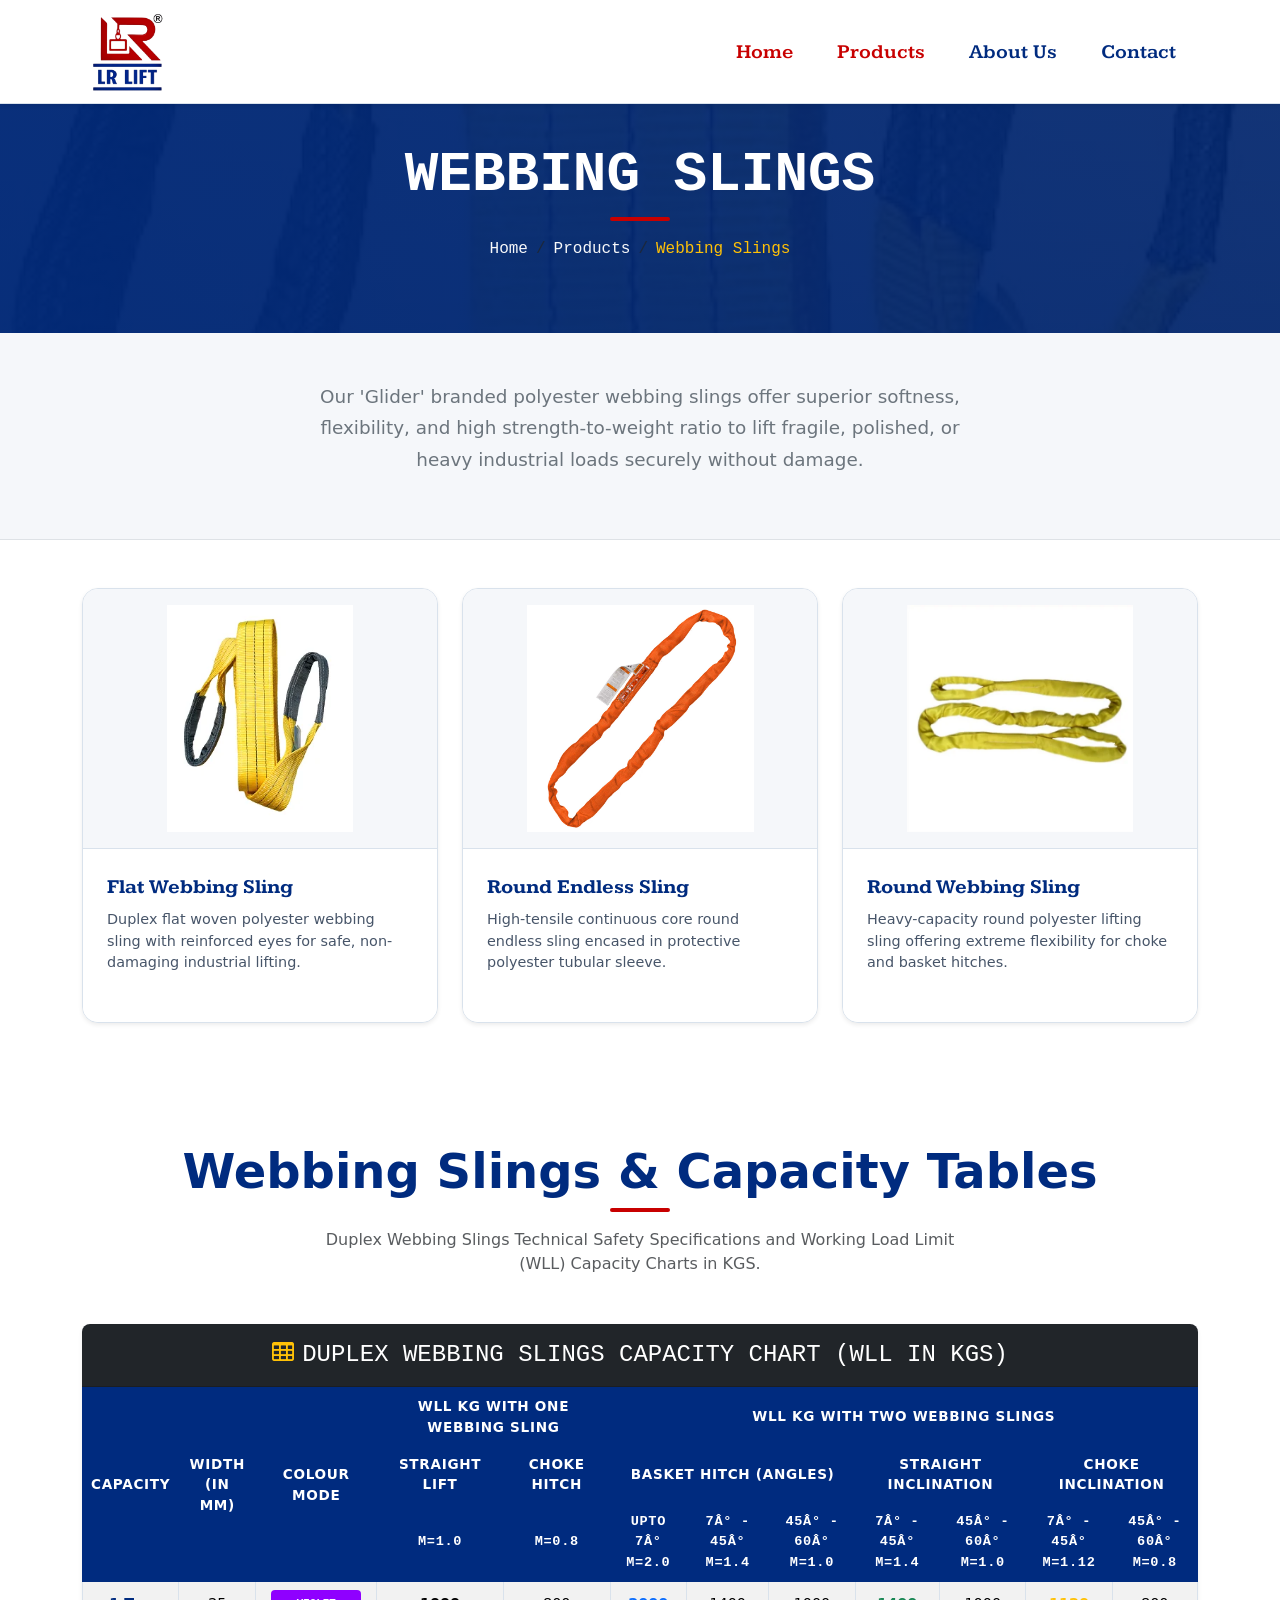
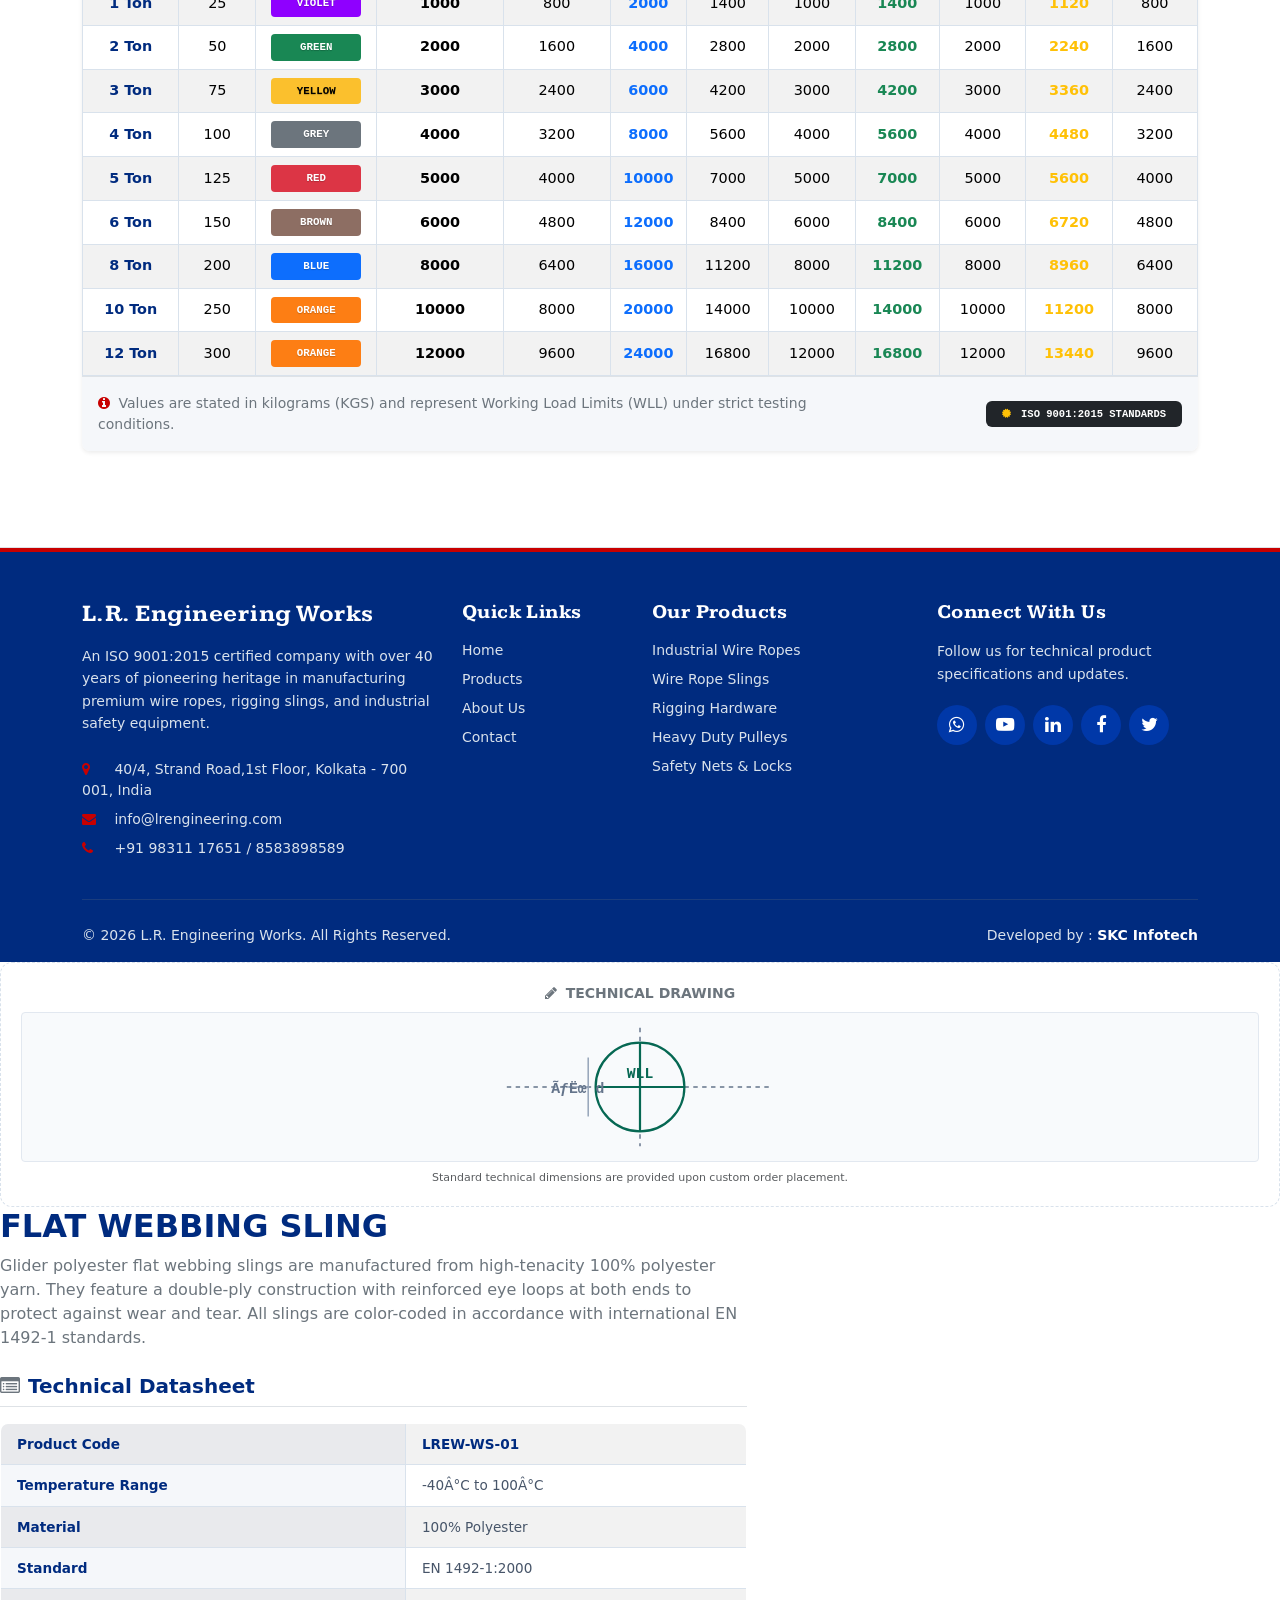
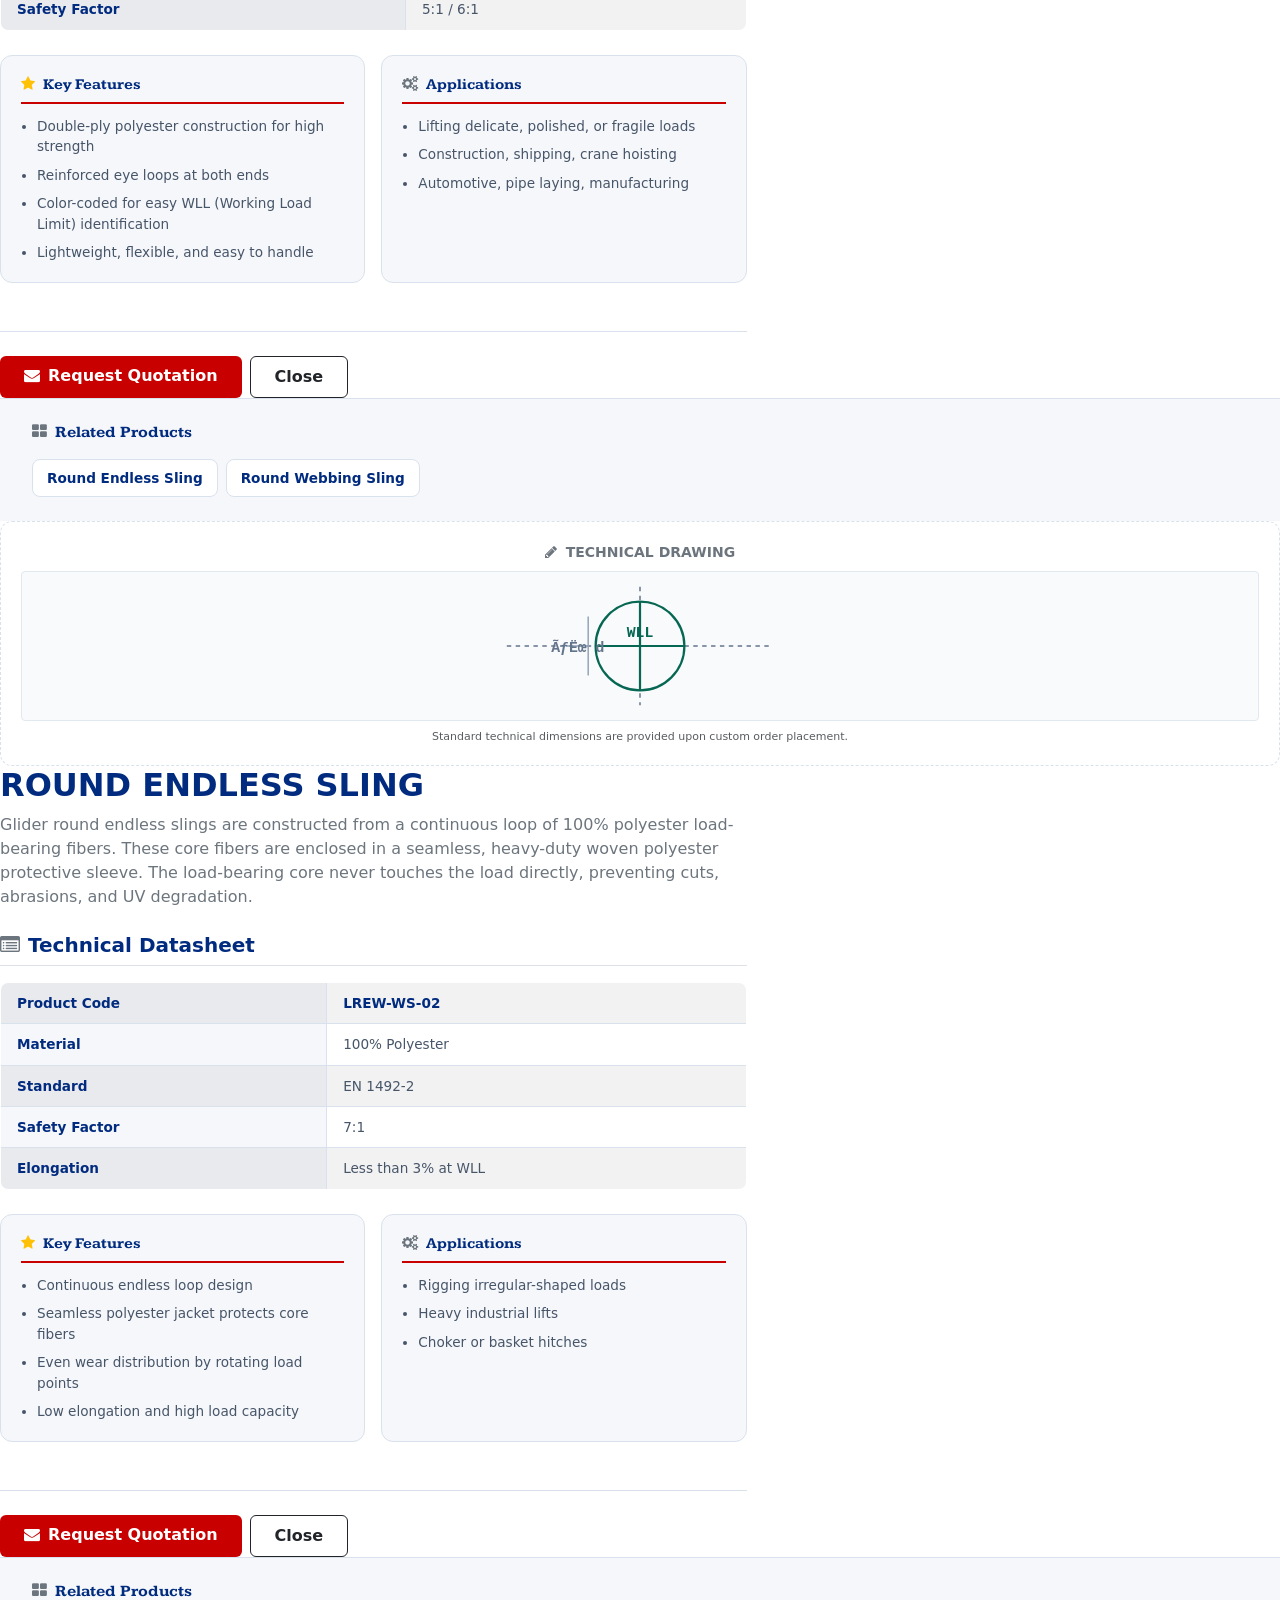
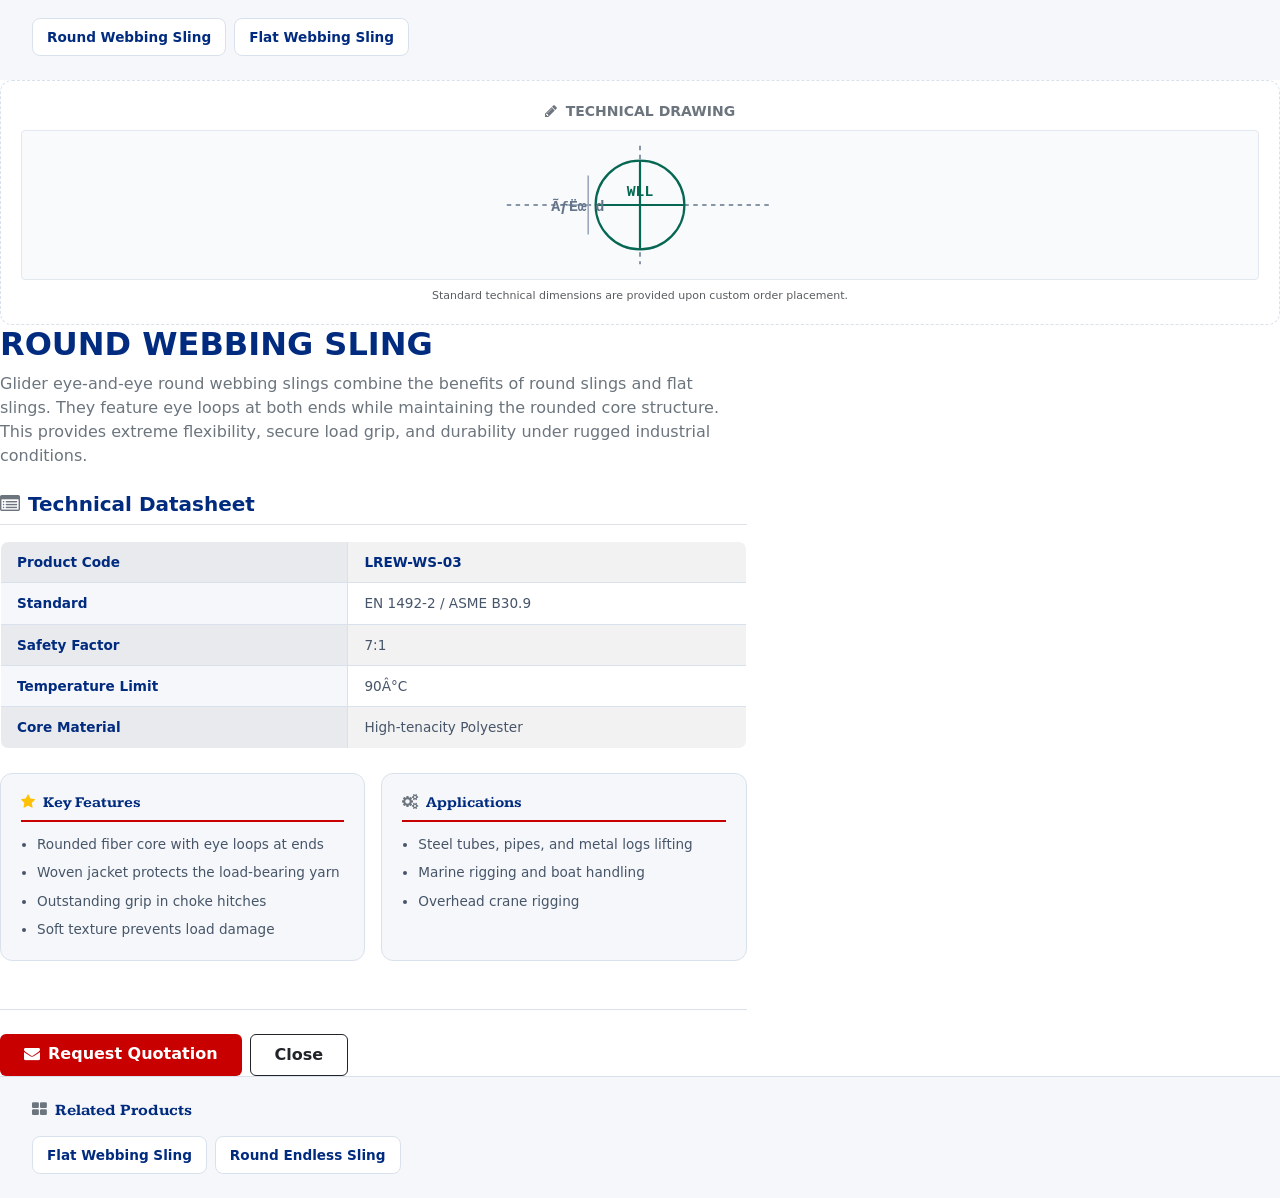
<file: webbing-slings.html>
﻿<!DOCTYPE html>
<html>
<head>
	<meta charset="utf-8">
	<meta name="viewport" content="width=device-width, initial-scale=1">
	<title>Webbing Slings - L.R. Engineering Works</title>
   <!-- Bootstrap link CDN -->
    <link href="https://cdn.jsdelivr.net/npm/bootstrap@5.0.2/dist/css/bootstrap.min.css" rel="stylesheet" integrity="sha384-EVSTQN3/azprG1Anm3QDgpJLIm9Nao0Yz1ztcQTwFspd3yD65VohhpuuCOmLASjC" crossorigin="anonymous">
    
    <!-- Internal link of css -->
    <link rel="stylesheet" href="style.css">


    <!-- Google fonts -->
     <link rel="preconnect" href="https://fonts.googleapis.com">
<link rel="preconnect" href="https://fonts.gstatic.com" crossorigin>
<link href="https://fonts.googleapis.com/css2?family=Kameron:wght@400..700&display=swap" rel="stylesheet">

<!-- fafa icons -->
 <link rel="stylesheet" href="https://cdnjs.cloudflare.com/ajax/libs/font-awesome/4.7.0/css/font-awesome.min.css">

</head>
<body>

<!-- navbar -->

<nav class="navbar navbar-expand-lg navbar-dark fixed-top custom-navbar shadow-sm">
  <div class="container">
    <a class="navbar-brand py-1" href="index.html">
        <img src="img/lrlogo.png" alt="L.R. Engineering Works Logo" class="navbar-logo">
    </a>
    
    <button class="navbar-toggler custom-toggler" type="button" data-bs-toggle="collapse" data-bs-target="#navbarSupportedContent" aria-controls="navbarSupportedContent" aria-expanded="false" aria-label="Toggle navigation">
      <span class="navbar-toggler-icon"></span>
    </button>
    
    <div class="collapse navbar-collapse" id="navbarSupportedContent">
      <ul class="navbar-nav ms-auto mb-2 mb-lg-0 custom-nav-links">
        <li class="nav-item">
          <a class="nav-link active" aria-current="page" href="index.html">Home</a>
        </li>
        <li class="nav-item">
          <a class="nav-link active" aria-current="page" href="products.html">Products</a>
        </li>
        <li class="nav-item">
          <a class="nav-link" href="index.html#about">About Us</a>
        </li>
        <li class="nav-item">
          <a class="nav-link" href="#contact">Contact</a>
        </li>
      </ul>
    </div>
  </div>
</nav>

<!-- Hero Section -->
<section class="py-5 bg-dark text-white text-center position-relative" style="background-image: linear-gradient(rgba(15, 23, 42, 0.75), rgba(15, 23, 42, 0.8)), url('new-img/ratchet-belt.png'); background-size: cover; background-position: center; margin-top: 70px;">
    <div class="container py-4">
        <h1 class="display-4 fw-bold font-monospace text-uppercase tracking-wider">Webbing Slings</h1>
        <div class="accent-line mx-auto mb-3"></div>
        <nav aria-label="breadcrumb">
            <ol class="breadcrumb justify-content-center mb-0 small font-monospace">
                <li class="breadcrumb-item"><a href="index.html" class="text-light text-decoration-none">Home</a></li>
                <li class="breadcrumb-item"><a href="products.html" class="text-light text-decoration-none">Products</a></li>
                <li class="breadcrumb-item text-warning active" aria-current="page">Webbing Slings</li>
            </ol>
        </nav>
    </div>
</section>

<!-- Category Intro Section -->
<section class="py-5 bg-light border-bottom">
    <div class="container text-center">
        <p class="lead text-secondary max-width-text mx-auto" style="font-size: 1.15rem; line-height: 1.7;">Our 'Glider' branded polyester webbing slings offer superior softness, flexibility, and high strength-to-weight ratio to lift fragile, polished, or heavy industrial loads securely without damage.</p>
    </div>
</section>

<!-- Products Section -->
<section class="py-5 bg-white">
    <div class="container">
        <div class="row g-4 justify-content-center">
            <div class="col-lg-4 col-md-6 col-12">
                <div class="card h-100 premium-product-card border-0 shadow-sm position-relative" data-bs-toggle="modal" data-bs-target="#modal-flat-webbing-sling">
                    <div class="premium-product-img-container">
                        <img src="img/product/duplex-webbing-sling.jpg" class="premium-product-img" alt="Flat Webbing Sling" loading="lazy">
                    </div>
                    <div class="card-body d-flex flex-column justify-content-between p-4 bg-white">
                        <div>
                            <h4 class="premium-product-title mb-2">Flat Webbing Sling</h4>
                            <p class="premium-product-desc text-muted mb-3">Duplex flat woven polyester webbing sling with reinforced eyes for safe, non-damaging industrial lifting.</p>
                        </div>
                        <div class="mt-auto pt-2">
                            <!-- <button type="button" class="btn btn-premium-details w-100 fw-bold stretched-link" data-bs-toggle="modal" data-bs-target="#modal-flat-webbing-sling">
                                View Details <i class="fa fa-arrow-right ms-2"></i>
                            </button> -->
                        </div>
                    </div>
                </div>
            </div>
            <div class="col-lg-4 col-md-6 col-12">
                <div class="card h-100 premium-product-card border-0 shadow-sm position-relative" data-bs-toggle="modal" data-bs-target="#modal-round-endless-sling">
                    <div class="premium-product-img-container">
                        <img src="img/product/round-endless-sling.jpg" class="premium-product-img" alt="Round Endless Sling" loading="lazy">
                    </div>
                    <div class="card-body d-flex flex-column justify-content-between p-4 bg-white">
                        <div>
                            <h4 class="premium-product-title mb-2">Round Endless Sling</h4>
                            <p class="premium-product-desc text-muted mb-3">High-tensile continuous core round endless sling encased in protective polyester tubular sleeve.</p>
                        </div>
                        <div class="mt-auto pt-2">
                            <!-- <button type="button" class="btn btn-premium-details w-100 fw-bold stretched-link" data-bs-toggle="modal" data-bs-target="#modal-round-endless-sling">
                                View Details <i class="fa fa-arrow-right ms-2"></i>
                            </button> -->
                        </div>
                    </div>
                </div>
            </div>
            <div class="col-lg-4 col-md-6 col-12">
                <div class="card h-100 premium-product-card border-0 shadow-sm position-relative" data-bs-toggle="modal" data-bs-target="#modal-round-webbing-sling">
                    <div class="premium-product-img-container">
                        <img src="img/product/round-webbing-sling.jpg" class="premium-product-img" alt="Round Webbing Sling" loading="lazy">
                    </div>
                    <div class="card-body d-flex flex-column justify-content-between p-4 bg-white">
                        <div>
                            <h4 class="premium-product-title mb-2">Round Webbing Sling</h4>
                            <p class="premium-product-desc text-muted mb-3">Heavy-capacity round polyester lifting sling offering extreme flexibility for choke and basket hitches.</p>
                        </div>
                        <div class="mt-auto pt-2">
                            <!-- <button type="button" class="btn btn-premium-details w-100 fw-bold stretched-link" data-bs-toggle="modal" data-bs-target="#modal-round-webbing-sling">
                                View Details <i class="fa fa-arrow-right ms-2"></i>
                            </button> -->
                        </div>
                    </div>
                </div>
            </div>
        </div>
    </div>
</section>

<!-- Webbing Slings & Capacity Tables Section -->
<section id="capacity-tables" class="py-5 bg-white border-bottom">
    <div class="container py-4">
        <div class="text-center mb-5">
            <h2 class="fw-bold text-dark display-5 mb-2">Webbing Slings &amp; Capacity Tables</h2>
            <div class="accent-line mx-auto mb-3"></div>
            <p class="text-muted max-width-text mx-auto">Duplex Webbing Slings Technical Safety Specifications and Working Load Limit (WLL) Capacity Charts in KGS.</p>
        </div>

        <div class="card shadow-sm border-0 mb-4 rounded-3 overflow-hidden">
            <div class="card-header bg-dark py-3 text-center">
                <h4 class="text-white mb-0 font-monospace tracking-wide"><i class="fa fa-table text-warning me-2"></i>DUPLEX WEBBING SLINGS CAPACITY CHART (WLL IN KGS)</h4>
            </div>
            <div class="card-body p-0">
                <div class="table-responsive">
                    <table class="table table-bordered table-striped table-hover align-middle text-center mb-0 capacity-table">
                        <thead class="bg-light text-dark align-middle">
                            <tr class="border-bottom-2">
                                <th rowspan="3" class="align-middle border-end">CAPACITY</th>
                                <th rowspan="3" class="align-middle border-end">WIDTH<br>(in mm)</th>
                                <th rowspan="3" class="align-middle border-end">COLOUR MODE</th>
                                <th colspan="2" class="align-middle border-end bg-light-gray">WLL KG WITH ONE WEBBING SLING</th>
                                <th colspan="7" class="align-middle">WLL KG WITH TWO WEBBING SLINGS</th>
                            </tr>
                            <tr class="border-bottom-2">
                                <th class="align-middle border-end bg-light-gray">Straight Lift</th>
                                <th class="align-middle border-end bg-light-gray">Choke Hitch</th>
                                <th colspan="3" class="align-middle border-end">Basket Hitch (Angles)</th>
                                <th colspan="2" class="align-middle border-end">Straight Inclination</th>
                                <th colspan="2" class="align-middle">Choke Inclination</th>
                            </tr>
                            <tr class="small font-monospace">
                                <th class="align-middle border-end bg-light-gray-sub">M=1.0</th>
                                <th class="align-middle border-end bg-light-gray-sub">M=0.8</th>
                                <th class="align-middle border-end">Upto 7Â°<br>M=2.0</th>
                                <th class="align-middle border-end">7Â° - 45Â°<br>M=1.4</th>
                                <th class="align-middle border-end">45Â° - 60Â°<br>M=1.0</th>
                                <th class="align-middle border-end">7Â° - 45Â°<br>M=1.4</th>
                                <th class="align-middle border-end">45Â° - 60Â°<br>M=1.0</th>
                                <th class="align-middle border-end">7Â° - 45Â°<br>M=1.12</th>
                                <th class="align-middle">45Â° - 60Â°<br>M=0.8</th>
                            </tr>
                        </thead>
                        <tbody>
            <tr>
                <td class="fw-bold text-dark">1 Ton</td>
                <td>25</td>
                <td><span class="badge color-badge px-3 py-2 font-monospace" style="background-color: #8F00FF; color: #ffffff;">VIOLET</span></td>
                <td class="fw-semibold">1000</td>
                <td>800</td>
                <td class="fw-semibold text-primary">2000</td>
                <td>1400</td>
                <td>1000</td>
                <td class="fw-semibold text-success">1400</td>
                <td>1000</td>
                <td class="fw-semibold text-warning">1120</td>
                <td>800</td>
            </tr>            <tr>
                <td class="fw-bold text-dark">2 Ton</td>
                <td>50</td>
                <td><span class="badge color-badge px-3 py-2 font-monospace" style="background-color: #198754; color: #ffffff;">GREEN</span></td>
                <td class="fw-semibold">2000</td>
                <td>1600</td>
                <td class="fw-semibold text-primary">4000</td>
                <td>2800</td>
                <td>2000</td>
                <td class="fw-semibold text-success">2800</td>
                <td>2000</td>
                <td class="fw-semibold text-warning">2240</td>
                <td>1600</td>
            </tr>            <tr>
                <td class="fw-bold text-dark">3 Ton</td>
                <td>75</td>
                <td><span class="badge color-badge px-3 py-2 font-monospace" style="background-color: #fbc02d; color: #000000;">YELLOW</span></td>
                <td class="fw-semibold">3000</td>
                <td>2400</td>
                <td class="fw-semibold text-primary">6000</td>
                <td>4200</td>
                <td>3000</td>
                <td class="fw-semibold text-success">4200</td>
                <td>3000</td>
                <td class="fw-semibold text-warning">3360</td>
                <td>2400</td>
            </tr>            <tr>
                <td class="fw-bold text-dark">4 Ton</td>
                <td>100</td>
                <td><span class="badge color-badge px-3 py-2 font-monospace" style="background-color: #6c757d; color: #ffffff;">GREY</span></td>
                <td class="fw-semibold">4000</td>
                <td>3200</td>
                <td class="fw-semibold text-primary">8000</td>
                <td>5600</td>
                <td>4000</td>
                <td class="fw-semibold text-success">5600</td>
                <td>4000</td>
                <td class="fw-semibold text-warning">4480</td>
                <td>3200</td>
            </tr>            <tr>
                <td class="fw-bold text-dark">5 Ton</td>
                <td>125</td>
                <td><span class="badge color-badge px-3 py-2 font-monospace" style="background-color: #dc3545; color: #ffffff;">RED</span></td>
                <td class="fw-semibold">5000</td>
                <td>4000</td>
                <td class="fw-semibold text-primary">10000</td>
                <td>7000</td>
                <td>5000</td>
                <td class="fw-semibold text-success">7000</td>
                <td>5000</td>
                <td class="fw-semibold text-warning">5600</td>
                <td>4000</td>
            </tr>            <tr>
                <td class="fw-bold text-dark">6 Ton</td>
                <td>150</td>
                <td><span class="badge color-badge px-3 py-2 font-monospace" style="background-color: #8d6e63; color: #ffffff;">BROWN</span></td>
                <td class="fw-semibold">6000</td>
                <td>4800</td>
                <td class="fw-semibold text-primary">12000</td>
                <td>8400</td>
                <td>6000</td>
                <td class="fw-semibold text-success">8400</td>
                <td>6000</td>
                <td class="fw-semibold text-warning">6720</td>
                <td>4800</td>
            </tr>            <tr>
                <td class="fw-bold text-dark">8 Ton</td>
                <td>200</td>
                <td><span class="badge color-badge px-3 py-2 font-monospace" style="background-color: #0d6efd; color: #ffffff;">BLUE</span></td>
                <td class="fw-semibold">8000</td>
                <td>6400</td>
                <td class="fw-semibold text-primary">16000</td>
                <td>11200</td>
                <td>8000</td>
                <td class="fw-semibold text-success">11200</td>
                <td>8000</td>
                <td class="fw-semibold text-warning">8960</td>
                <td>6400</td>
            </tr>            <tr>
                <td class="fw-bold text-dark">10 Ton</td>
                <td>250</td>
                <td><span class="badge color-badge px-3 py-2 font-monospace" style="background-color: #fd7e14; color: #ffffff;">ORANGE</span></td>
                <td class="fw-semibold">10000</td>
                <td>8000</td>
                <td class="fw-semibold text-primary">20000</td>
                <td>14000</td>
                <td>10000</td>
                <td class="fw-semibold text-success">14000</td>
                <td>10000</td>
                <td class="fw-semibold text-warning">11200</td>
                <td>8000</td>
            </tr>            <tr>
                <td class="fw-bold text-dark">12 Ton</td>
                <td>300</td>
                <td><span class="badge color-badge px-3 py-2 font-monospace" style="background-color: #fd7e14; color: #ffffff;">ORANGE</span></td>
                <td class="fw-semibold">12000</td>
                <td>9600</td>
                <td class="fw-semibold text-primary">24000</td>
                <td>16800</td>
                <td>12000</td>
                <td class="fw-semibold text-success">16800</td>
                <td>12000</td>
                <td class="fw-semibold text-warning">13440</td>
                <td>9600</td>
            </tr>
                        </tbody>
                    </table>
                </div>
            </div>
            <div class="card-footer bg-light py-3 border-top">
                <div class="row g-2 align-items-center small text-secondary">
                    <div class="col-md-8 text-center text-md-start">
                        <i class="fa fa-info-circle text-accent me-1"></i> Values are stated in kilograms (KGS) and represent Working Load Limits (WLL) under strict testing conditions.
                    </div>
                    <div class="col-md-4 text-center text-md-end">
                        <span class="badge bg-dark font-monospace text-uppercase py-2 px-3"><i class="fa fa-certificate text-warning me-1"></i> ISO 9001:2015 Standards</span>
                    </div>
                </div>
            </div>
        </div>
    </div>
</section>

<!-- Footer -->
<footer id="contact" class="custom-footer pt-5 pb-3">
    <div class="container">
        <div class="row g-4 mb-4">
            
            <div class="col-lg-4 col-md-6">
                <h4 class="footer-heading mb-3 text-white">L.R. Engineering Works</h4>
                <p class="footer-text small mb-4">
                    An ISO 9001:2015 certified company with over 40 years of pioneering heritage in manufacturing premium wire ropes, rigging slings, and industrial safety equipment.
                </p>
                <ul class="list-unstyled footer-contact-info small">
                    <li class="mb-2"><i class="fa fa-map-marker text-accent me-2"></i>  40/4, Strand Road,1st Floor, Kolkata - 700 001, India</li>
                    <li class="mb-2"><i class="fa fa-envelope text-accent me-2"></i> info@lrengineering.com</li>
                    <li><i class="fa fa-phone text-accent me-2"></i> +91   98311 17651 / 8583898589</li>
                </ul>
            </div>

            <div class="col-lg-2 col-md-6 col-6">
                <h5 class="footer-heading mb-3 text-white">Quick Links</h5>
                <ul class="list-unstyled footer-links small">
                    <li class="mb-2"><a href="index.html">Home</a></li>
                    <li class="mb-2"><a href="products.html">Products</a></li>
                    <li class="mb-2"><a href="index.html#about">About Us</a></li>
                    <li><a href="#contact">Contact</a></li>
                </ul>
            </div>

            <div class="col-lg-3 col-md-6 col-6">
                <h5 class="footer-heading mb-3 text-white">Our Products</h5>
                <ul class="list-unstyled footer-links small">
                    <li class="mb-2"><a href="wire-rope.html">Industrial Wire Ropes</a></li>
                    <li class="mb-2"><a href="wire-rope-sling.html">Wire Rope Slings</a></li>
                    <li class="mb-2"><a href="rigging-hardware.html">Rigging Hardware</a></li>
                    <li class="mb-2"><a href="lifting-tackles.html">Heavy Duty Pulleys</a></li>
                    <li><a href="rigging-hardware.html">Safety Nets &amp; Locks</a></li>
                </ul>
            </div>

            <div class="col-lg-3 col-md-6">
                <h5 class="footer-heading mb-3 text-white">Connect With Us</h5>
                <p class="footer-text small mb-3">Follow us for technical product specifications and updates.</p>
                
                <div class="d-flex flex-wrap gap-2 pt-1 footer-social-grid">
                    <a href="https://wa.me/yournumber" target="_blank" class="f-social-btn fsb-whatsapp" title="WhatsApp"><i class="fa fa-whatsapp"></i></a>
                    <a href="https://youtube.com/yourchannel" target="_blank" class="f-social-btn fsb-youtube" title="YouTube"><i class="fa fa-youtube-play"></i></a>
                    <a href="https://linkedin.com/company/yourcompany" target="_blank" class="f-social-btn fsb-linkedin" title="LinkedIn"><i class="fa fa-linkedin"></i></a>
                    <a href="https://facebook.com/yourpage" target="_blank" class="f-social-btn fsb-facebook" title="Facebook"><i class="fa fa-facebook"></i></a>
                    <a href="https://twitter.com/yourhandle" target="_blank" class="f-social-btn fsb-twitter" title="Twitter"><i class="fa fa-twitter"></i></a>
                </div>
            </div>

        </div>

        <hr class="border-secondary my-4 opacity-25">

        <div class="row align-items-center g-2 footer-credits-row small">
            <div class="col-md-6 text-center text-md-start">
                <p class="mb-0 footer-text">&copy; 2026 L.R. Engineering Works. All Rights Reserved.</p>
            </div>
            <div class="col-md-6 text-center text-md-end">
                <p class="mb-0 footer-text">
                    Developed by : <a href="https://skcinfotech.in/" target="_blank" class="agency-link fw-semibold">SKC Infotech</a>
                </p>
            </div>
        </div>
    </div>
</footer>

<!-- Modals -->
<!-- Modals -->
<div class="modal fade" img/product/duplex-webbing-sling.jpg class="modal-product-img" loading="lazy">
              </div>
              <!-- Technical Schematic -->
              <div class="modal-schematic-card text-center">
                <span class="small fw-bold text-uppercase tracking-wider text-secondary d-block mb-2"><i class="fa fa-pencil me-1"></i> Technical Drawing</span>
                <svg width="100%" height="150" viewBox="0 0 200 100" xmlns="http://www.w3.org/2000/svg" style="background:#f8fafc; border: 1px solid #e2e8f0; border-radius: 4px;">
                <g stroke="#64748b" stroke-width="1" stroke-dasharray="3,3" fill="none">
                  <line x1="10" y1="50" x2="190" y2="50" />
                  <line x1="100" y1="10" x2="100" y2="90" />
                </g>
                <circle cx="100" cy="50" r="30" stroke="#066853" stroke-width="1.5" fill="none" />
                <path d="M 70,50 L 130,50 M 100,20 L 100,80" stroke="#066853" stroke-width="1.5" />
                <path d="M 65,30 L 65,70 M 65,50 L 50,50" stroke="#94a3b8" stroke-width="1" />
                <text x="40" y="54" fill="#64748b" font-family="monospace" font-size="10" font-weight="bold">ÃƒËœ d</text>
                <text x="100" y="44" fill="#066853" font-family="monospace" font-size="10" font-weight="bold" text-anchor="middle">WLL</text>
              </svg>
                <span class="small text-muted mt-2 d-block" style="font-size: 11px;">Standard technical dimensions are provided upon custom order placement.</span>
              </div>
            </div>
          
          <!-- Right side: Specifications, Features, Apps -->
          <div class="col-lg-7 d-flex flex-column justify-content-between">
            <div>
              <h2 class="fw-bold text-dark mb-2 text-uppercase">Flat Webbing Sling</h2>
              <p class="text-secondary mb-4 lh-relaxed">Glider polyester flat webbing slings are manufactured from high-tenacity 100% polyester yarn. They feature a double-ply construction with reinforced eye loops at both ends to protect against wear and tear. All slings are color-coded in accordance with international EN 1492-1 standards.</p>
              
              <!-- Specs Table -->
              <h5 class="fw-bold text-dark border-bottom pb-2 mb-3"><i class="fa fa-list-alt text-secondary me-2"></i>Technical Datasheet</h5>
              <div class="table-responsive mb-4">
                <table class="table table-sm table-striped table-bordered align-middle premium-spec-table mb-0">
                  <tbody>
                    <tr>
                      <td class="spec-name">Product Code</td>
                      <td class="spec-value fw-bold text-dark">LREW-WS-01</td>
                    </tr>
                    <tr>
                      <td class="spec-name">Temperature Range</td>
                      <td class="spec-value">-40Â°C to 100Â°C</td>
                    </tr>
                    <tr>
                      <td class="spec-name">Material</td>
                      <td class="spec-value">100% Polyester</td>
                    </tr>
                    <tr>
                      <td class="spec-name">Standard</td>
                      <td class="spec-value">EN 1492-1:2000</td>
                    </tr>
                    <tr>
                      <td class="spec-name">Safety Factor</td>
                      <td class="spec-value">5:1 / 6:1</td>
                    </tr>
                  </tbody>
                </table>
              </div>

              <!-- Features & Apps split row -->
              <div class="row g-3 mb-4">
                <div class="col-md-6">
                  <div class="feature-box">
                    <h6><i class="fa fa-star text-warning me-1"></i> Key Features</h6>
                    <ul>
                    <li>Double-ply polyester construction for high strength</li>
                    <li>Reinforced eye loops at both ends</li>
                    <li>Color-coded for easy WLL (Working Load Limit) identification</li>
                    <li>Lightweight, flexible, and easy to handle</li>
                    </ul>
                  </div>
                </div>
                <div class="col-md-6">
                  <div class="app-box">
                    <h6><i class="fa fa-cogs text-secondary me-1"></i> Applications</h6>
                    <ul>
                    <li>Lifting delicate, polished, or fragile loads</li>
                    <li>Construction, shipping, crane hoisting</li>
                    <li>Automotive, pipe laying, manufacturing</li>
                    </ul>
                  </div>
                </div>
              </div>

            </div>

            <!-- Actions Footer -->
            <div class="premium-modal-footer">
              <a href="#contact" data-bs-dismiss="modal" class="btn btn-accent px-4 py-2 fw-semibold"><i class="fa fa-envelope me-2"></i>Request Quotation</a>
              <button type="button" class="btn btn-outline-dark px-4 py-2 fw-semibold" data-bs-dismiss="modal">Close</button>
            </div>
          </div>
        </div>
      </div>
      <!-- Related Products section -->
      <div class="related-products-section">
        <h6 class="mb-3"><i class="fa fa-th-large text-secondary me-2"></i>Related Products</h6>
        <div class="d-flex flex-wrap gap-2">
                <button type="button" class="btn related-product-btn" data-bs-target="#modal-round-endless-sling" data-bs-toggle="modal">Round Endless Sling</button>
                <button type="button" class="btn related-product-btn" data-bs-target="#modal-round-webbing-sling" data-bs-toggle="modal">Round Webbing Sling</button>
        </div>
      </div>
    </div>
  </div>
</div>
<div class="modal fade" img/product/round-endless-sling.jpg class="modal-product-img" loading="lazy">
              </div>
              <!-- Technical Schematic -->
              <div class="modal-schematic-card text-center">
                <span class="small fw-bold text-uppercase tracking-wider text-secondary d-block mb-2"><i class="fa fa-pencil me-1"></i> Technical Drawing</span>
                <svg width="100%" height="150" viewBox="0 0 200 100" xmlns="http://www.w3.org/2000/svg" style="background:#f8fafc; border: 1px solid #e2e8f0; border-radius: 4px;">
                <g stroke="#64748b" stroke-width="1" stroke-dasharray="3,3" fill="none">
                  <line x1="10" y1="50" x2="190" y2="50" />
                  <line x1="100" y1="10" x2="100" y2="90" />
                </g>
                <circle cx="100" cy="50" r="30" stroke="#066853" stroke-width="1.5" fill="none" />
                <path d="M 70,50 L 130,50 M 100,20 L 100,80" stroke="#066853" stroke-width="1.5" />
                <path d="M 65,30 L 65,70 M 65,50 L 50,50" stroke="#94a3b8" stroke-width="1" />
                <text x="40" y="54" fill="#64748b" font-family="monospace" font-size="10" font-weight="bold">ÃƒËœ d</text>
                <text x="100" y="44" fill="#066853" font-family="monospace" font-size="10" font-weight="bold" text-anchor="middle">WLL</text>
              </svg>
                <span class="small text-muted mt-2 d-block" style="font-size: 11px;">Standard technical dimensions are provided upon custom order placement.</span>
              </div>
            </div>
          
          <!-- Right side: Specifications, Features, Apps -->
          <div class="col-lg-7 d-flex flex-column justify-content-between">
            <div>
              <h2 class="fw-bold text-dark mb-2 text-uppercase">Round Endless Sling</h2>
              <p class="text-secondary mb-4 lh-relaxed">Glider round endless slings are constructed from a continuous loop of 100% polyester load-bearing fibers. These core fibers are enclosed in a seamless, heavy-duty woven polyester protective sleeve. The load-bearing core never touches the load directly, preventing cuts, abrasions, and UV degradation.</p>
              
              <!-- Specs Table -->
              <h5 class="fw-bold text-dark border-bottom pb-2 mb-3"><i class="fa fa-list-alt text-secondary me-2"></i>Technical Datasheet</h5>
              <div class="table-responsive mb-4">
                <table class="table table-sm table-striped table-bordered align-middle premium-spec-table mb-0">
                  <tbody>
                    <tr>
                      <td class="spec-name">Product Code</td>
                      <td class="spec-value fw-bold text-dark">LREW-WS-02</td>
                    </tr>
                    <tr>
                      <td class="spec-name">Material</td>
                      <td class="spec-value">100% Polyester</td>
                    </tr>
                    <tr>
                      <td class="spec-name">Standard</td>
                      <td class="spec-value">EN 1492-2</td>
                    </tr>
                    <tr>
                      <td class="spec-name">Safety Factor</td>
                      <td class="spec-value">7:1</td>
                    </tr>
                    <tr>
                      <td class="spec-name">Elongation</td>
                      <td class="spec-value">Less than 3% at WLL</td>
                    </tr>
                  </tbody>
                </table>
              </div>

              <!-- Features & Apps split row -->
              <div class="row g-3 mb-4">
                <div class="col-md-6">
                  <div class="feature-box">
                    <h6><i class="fa fa-star text-warning me-1"></i> Key Features</h6>
                    <ul>
                    <li>Continuous endless loop design</li>
                    <li>Seamless polyester jacket protects core fibers</li>
                    <li>Even wear distribution by rotating load points</li>
                    <li>Low elongation and high load capacity</li>
                    </ul>
                  </div>
                </div>
                <div class="col-md-6">
                  <div class="app-box">
                    <h6><i class="fa fa-cogs text-secondary me-1"></i> Applications</h6>
                    <ul>
                    <li>Rigging irregular-shaped loads</li>
                    <li>Heavy industrial lifts</li>
                    <li>Choker or basket hitches</li>
                    </ul>
                  </div>
                </div>
              </div>

            </div>

            <!-- Actions Footer -->
            <div class="premium-modal-footer">
              <a href="#contact" data-bs-dismiss="modal" class="btn btn-accent px-4 py-2 fw-semibold"><i class="fa fa-envelope me-2"></i>Request Quotation</a>
              <button type="button" class="btn btn-outline-dark px-4 py-2 fw-semibold" data-bs-dismiss="modal">Close</button>
            </div>
          </div>
        </div>
      </div>
      <!-- Related Products section -->
      <div class="related-products-section">
        <h6 class="mb-3"><i class="fa fa-th-large text-secondary me-2"></i>Related Products</h6>
        <div class="d-flex flex-wrap gap-2">
                <button type="button" class="btn related-product-btn" data-bs-target="#modal-round-webbing-sling" data-bs-toggle="modal">Round Webbing Sling</button>
                <button type="button" class="btn related-product-btn" data-bs-target="#modal-flat-webbing-sling" data-bs-toggle="modal">Flat Webbing Sling</button>
        </div>
      </div>
    </div>
  </div>
</div>
<div class="modal fade" img/product/round-webbing-sling.jpg class="modal-product-img" loading="lazy">
              </div>
              <!-- Technical Schematic -->
              <div class="modal-schematic-card text-center">
                <span class="small fw-bold text-uppercase tracking-wider text-secondary d-block mb-2"><i class="fa fa-pencil me-1"></i> Technical Drawing</span>
                <svg width="100%" height="150" viewBox="0 0 200 100" xmlns="http://www.w3.org/2000/svg" style="background:#f8fafc; border: 1px solid #e2e8f0; border-radius: 4px;">
                <g stroke="#64748b" stroke-width="1" stroke-dasharray="3,3" fill="none">
                  <line x1="10" y1="50" x2="190" y2="50" />
                  <line x1="100" y1="10" x2="100" y2="90" />
                </g>
                <circle cx="100" cy="50" r="30" stroke="#066853" stroke-width="1.5" fill="none" />
                <path d="M 70,50 L 130,50 M 100,20 L 100,80" stroke="#066853" stroke-width="1.5" />
                <path d="M 65,30 L 65,70 M 65,50 L 50,50" stroke="#94a3b8" stroke-width="1" />
                <text x="40" y="54" fill="#64748b" font-family="monospace" font-size="10" font-weight="bold">ÃƒËœ d</text>
                <text x="100" y="44" fill="#066853" font-family="monospace" font-size="10" font-weight="bold" text-anchor="middle">WLL</text>
              </svg>
                <span class="small text-muted mt-2 d-block" style="font-size: 11px;">Standard technical dimensions are provided upon custom order placement.</span>
              </div>
            </div>
          
          <!-- Right side: Specifications, Features, Apps -->
          <div class="col-lg-7 d-flex flex-column justify-content-between">
            <div>
              <h2 class="fw-bold text-dark mb-2 text-uppercase">Round Webbing Sling</h2>
              <p class="text-secondary mb-4 lh-relaxed">Glider eye-and-eye round webbing slings combine the benefits of round slings and flat slings. They feature eye loops at both ends while maintaining the rounded core structure. This provides extreme flexibility, secure load grip, and durability under rugged industrial conditions.</p>
              
              <!-- Specs Table -->
              <h5 class="fw-bold text-dark border-bottom pb-2 mb-3"><i class="fa fa-list-alt text-secondary me-2"></i>Technical Datasheet</h5>
              <div class="table-responsive mb-4">
                <table class="table table-sm table-striped table-bordered align-middle premium-spec-table mb-0">
                  <tbody>
                    <tr>
                      <td class="spec-name">Product Code</td>
                      <td class="spec-value fw-bold text-dark">LREW-WS-03</td>
                    </tr>
                    <tr>
                      <td class="spec-name">Standard</td>
                      <td class="spec-value">EN 1492-2 / ASME B30.9</td>
                    </tr>
                    <tr>
                      <td class="spec-name">Safety Factor</td>
                      <td class="spec-value">7:1</td>
                    </tr>
                    <tr>
                      <td class="spec-name">Temperature Limit</td>
                      <td class="spec-value">90Â°C</td>
                    </tr>
                    <tr>
                      <td class="spec-name">Core Material</td>
                      <td class="spec-value">High-tenacity Polyester</td>
                    </tr>
                  </tbody>
                </table>
              </div>

              <!-- Features & Apps split row -->
              <div class="row g-3 mb-4">
                <div class="col-md-6">
                  <div class="feature-box">
                    <h6><i class="fa fa-star text-warning me-1"></i> Key Features</h6>
                    <ul>
                    <li>Rounded fiber core with eye loops at ends</li>
                    <li>Woven jacket protects the load-bearing yarn</li>
                    <li>Outstanding grip in choke hitches</li>
                    <li>Soft texture prevents load damage</li>
                    </ul>
                  </div>
                </div>
                <div class="col-md-6">
                  <div class="app-box">
                    <h6><i class="fa fa-cogs text-secondary me-1"></i> Applications</h6>
                    <ul>
                    <li>Steel tubes, pipes, and metal logs lifting</li>
                    <li>Marine rigging and boat handling</li>
                    <li>Overhead crane rigging</li>
                    </ul>
                  </div>
                </div>
              </div>

            </div>

            <!-- Actions Footer -->
            <div class="premium-modal-footer">
              <a href="#contact" data-bs-dismiss="modal" class="btn btn-accent px-4 py-2 fw-semibold"><i class="fa fa-envelope me-2"></i>Request Quotation</a>
              <button type="button" class="btn btn-outline-dark px-4 py-2 fw-semibold" data-bs-dismiss="modal">Close</button>
            </div>
          </div>
        </div>
      </div>
      <!-- Related Products section -->
      <div class="related-products-section">
        <h6 class="mb-3"><i class="fa fa-th-large text-secondary me-2"></i>Related Products</h6>
        <div class="d-flex flex-wrap gap-2">
                <button type="button" class="btn related-product-btn" data-bs-target="#modal-flat-webbing-sling" data-bs-toggle="modal">Flat Webbing Sling</button>
                <button type="button" class="btn related-product-btn" data-bs-target="#modal-round-endless-sling" data-bs-toggle="modal">Round Endless Sling</button>
        </div>
      </div>
    </div>
  </div>
</div>

<script src="https://cdn.jsdelivr.net/npm/bootstrap@5.0.2/dist/js/bootstrap.bundle.min.js" integrity="sha384-MrcW6ZMFYlzcLA8Nl+NtUVF0sA7MsXsP1UyJoMp4YLEuNSfAP+JcXn/tWtIaxVXM" crossorigin="anonymous"></script>
</body>
</html>
</file>
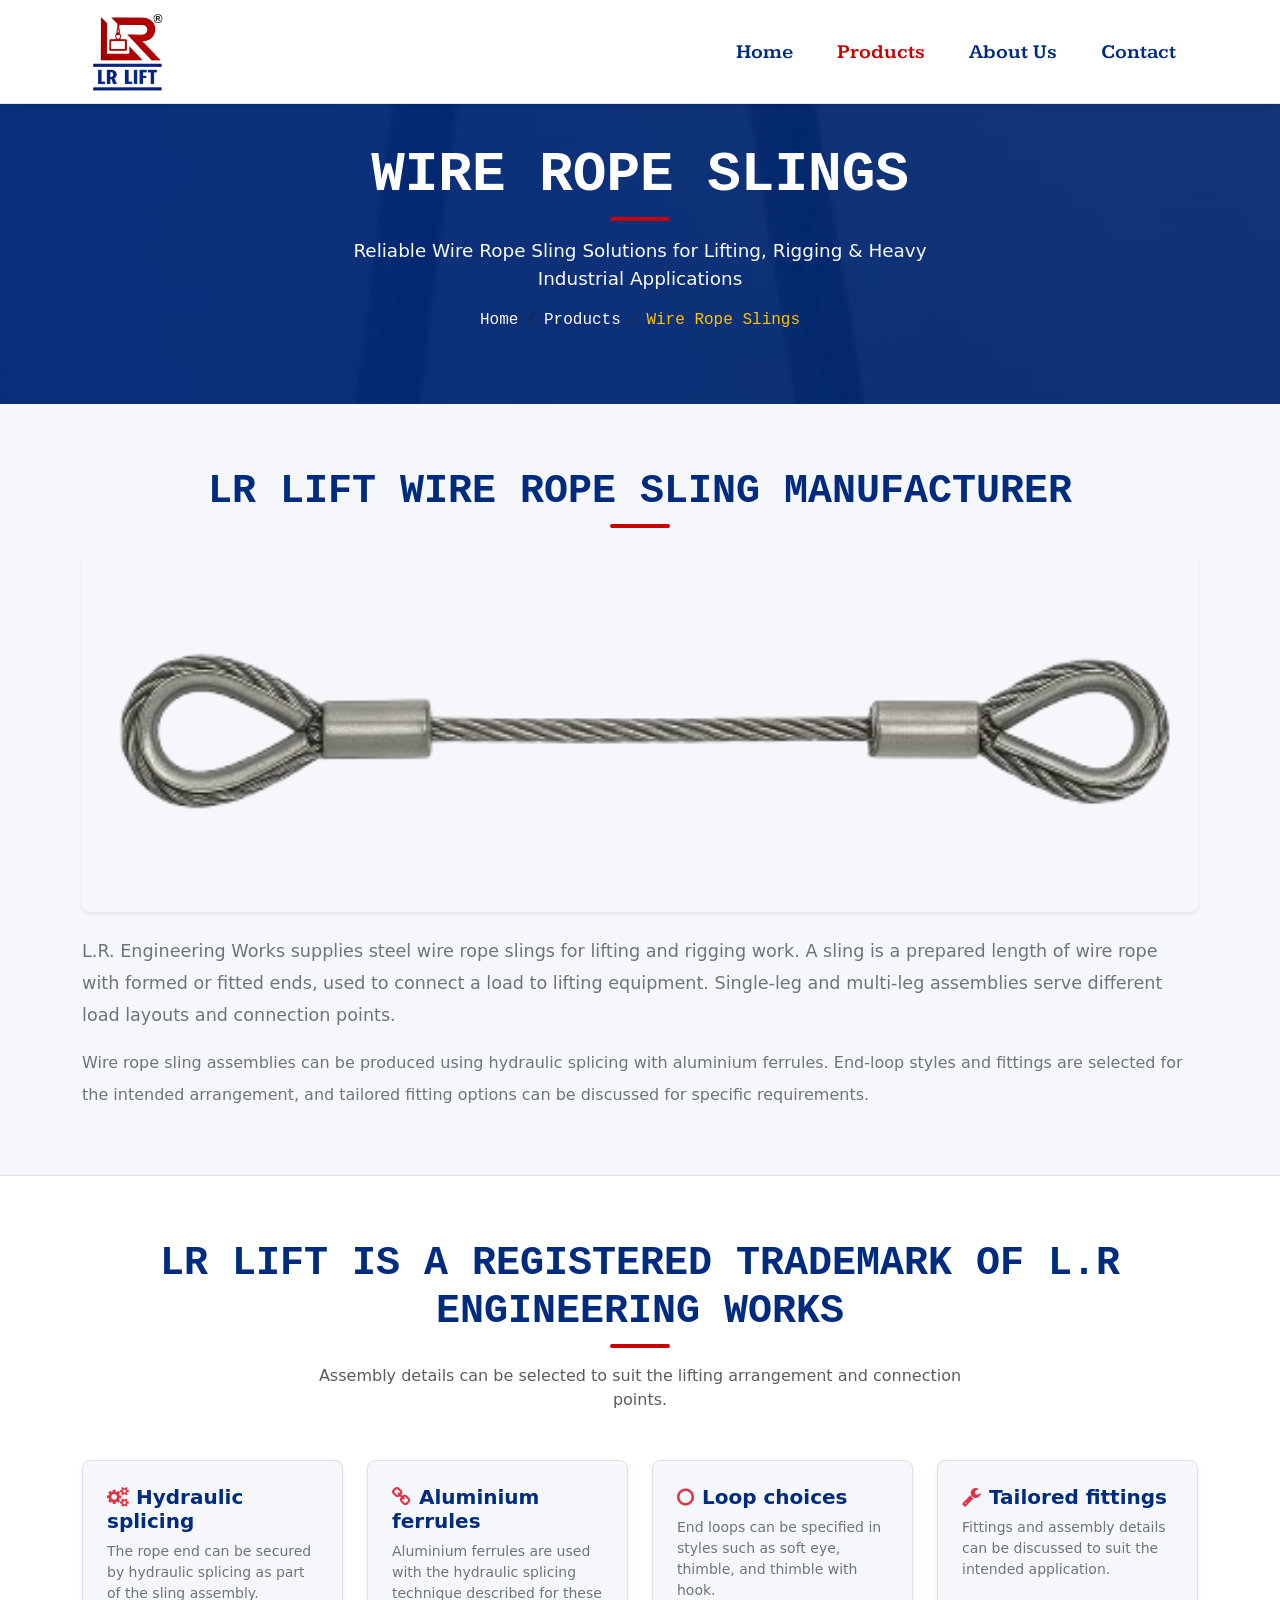
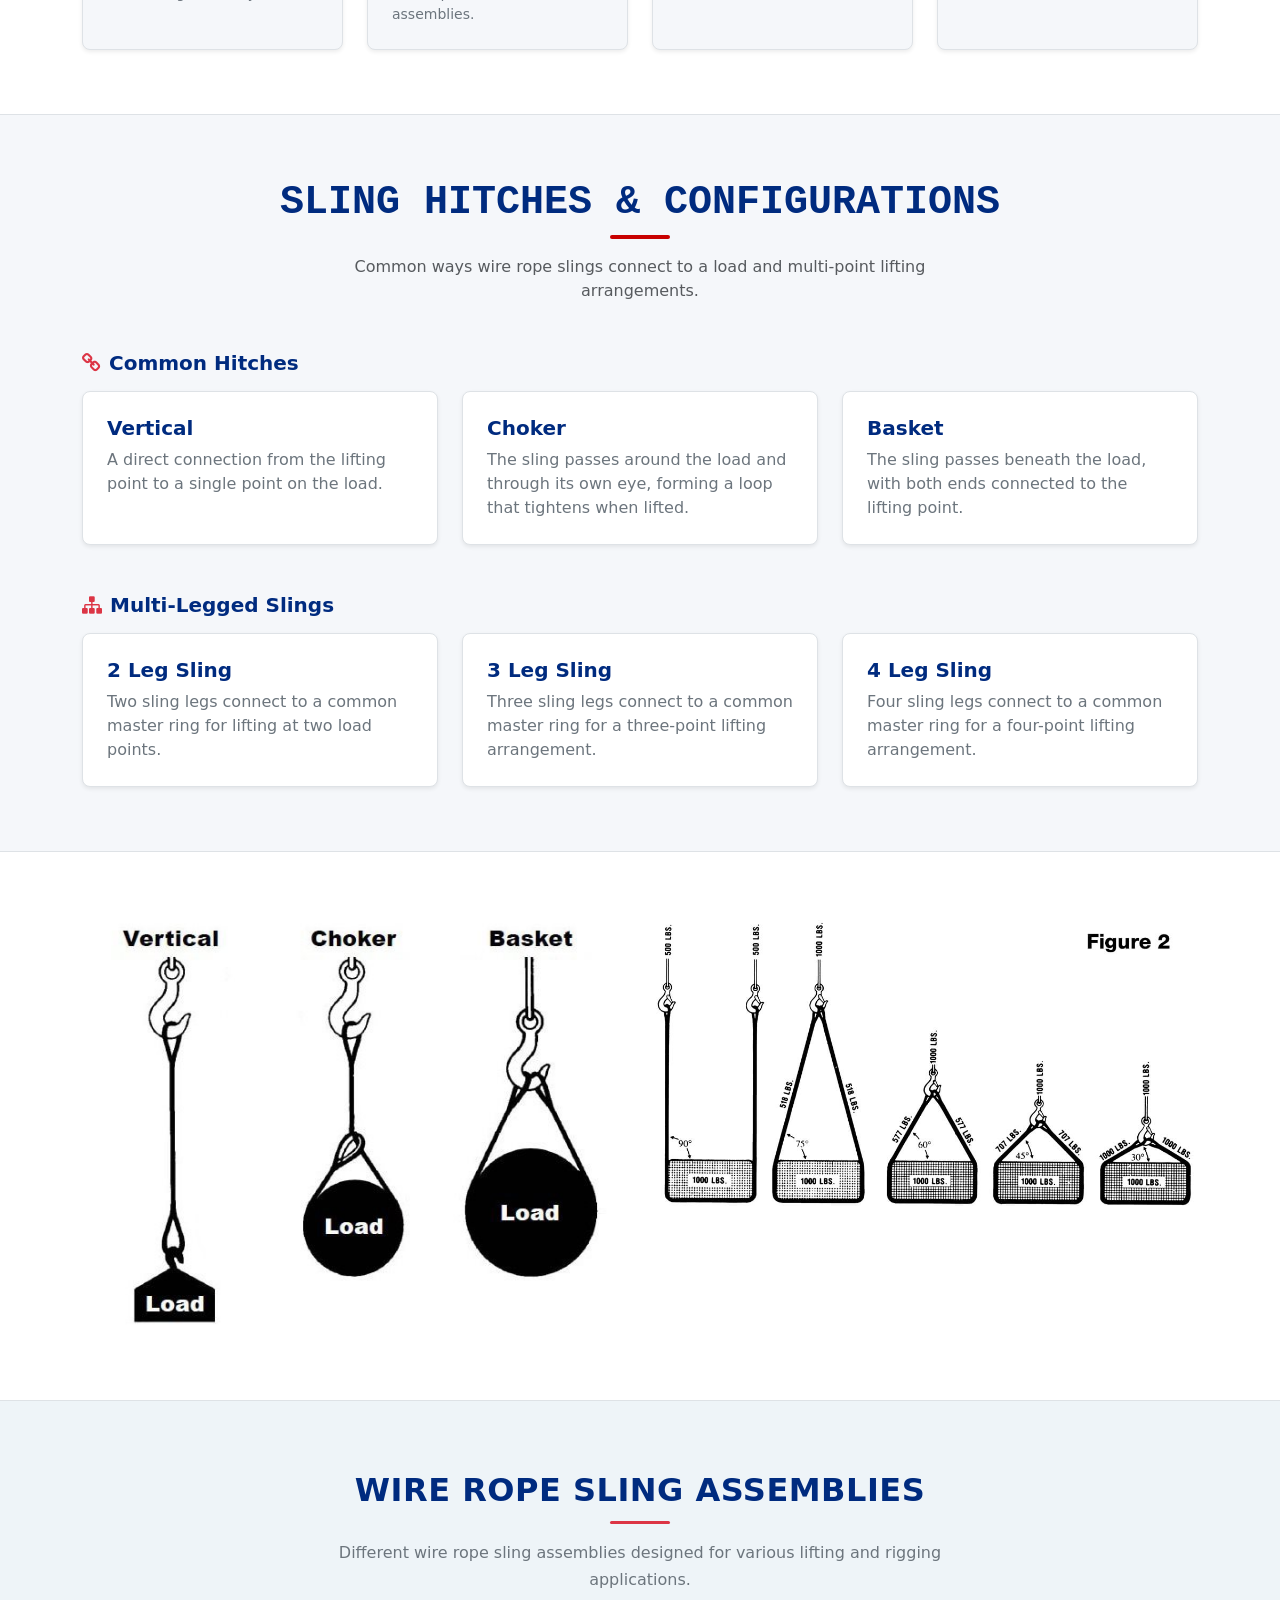
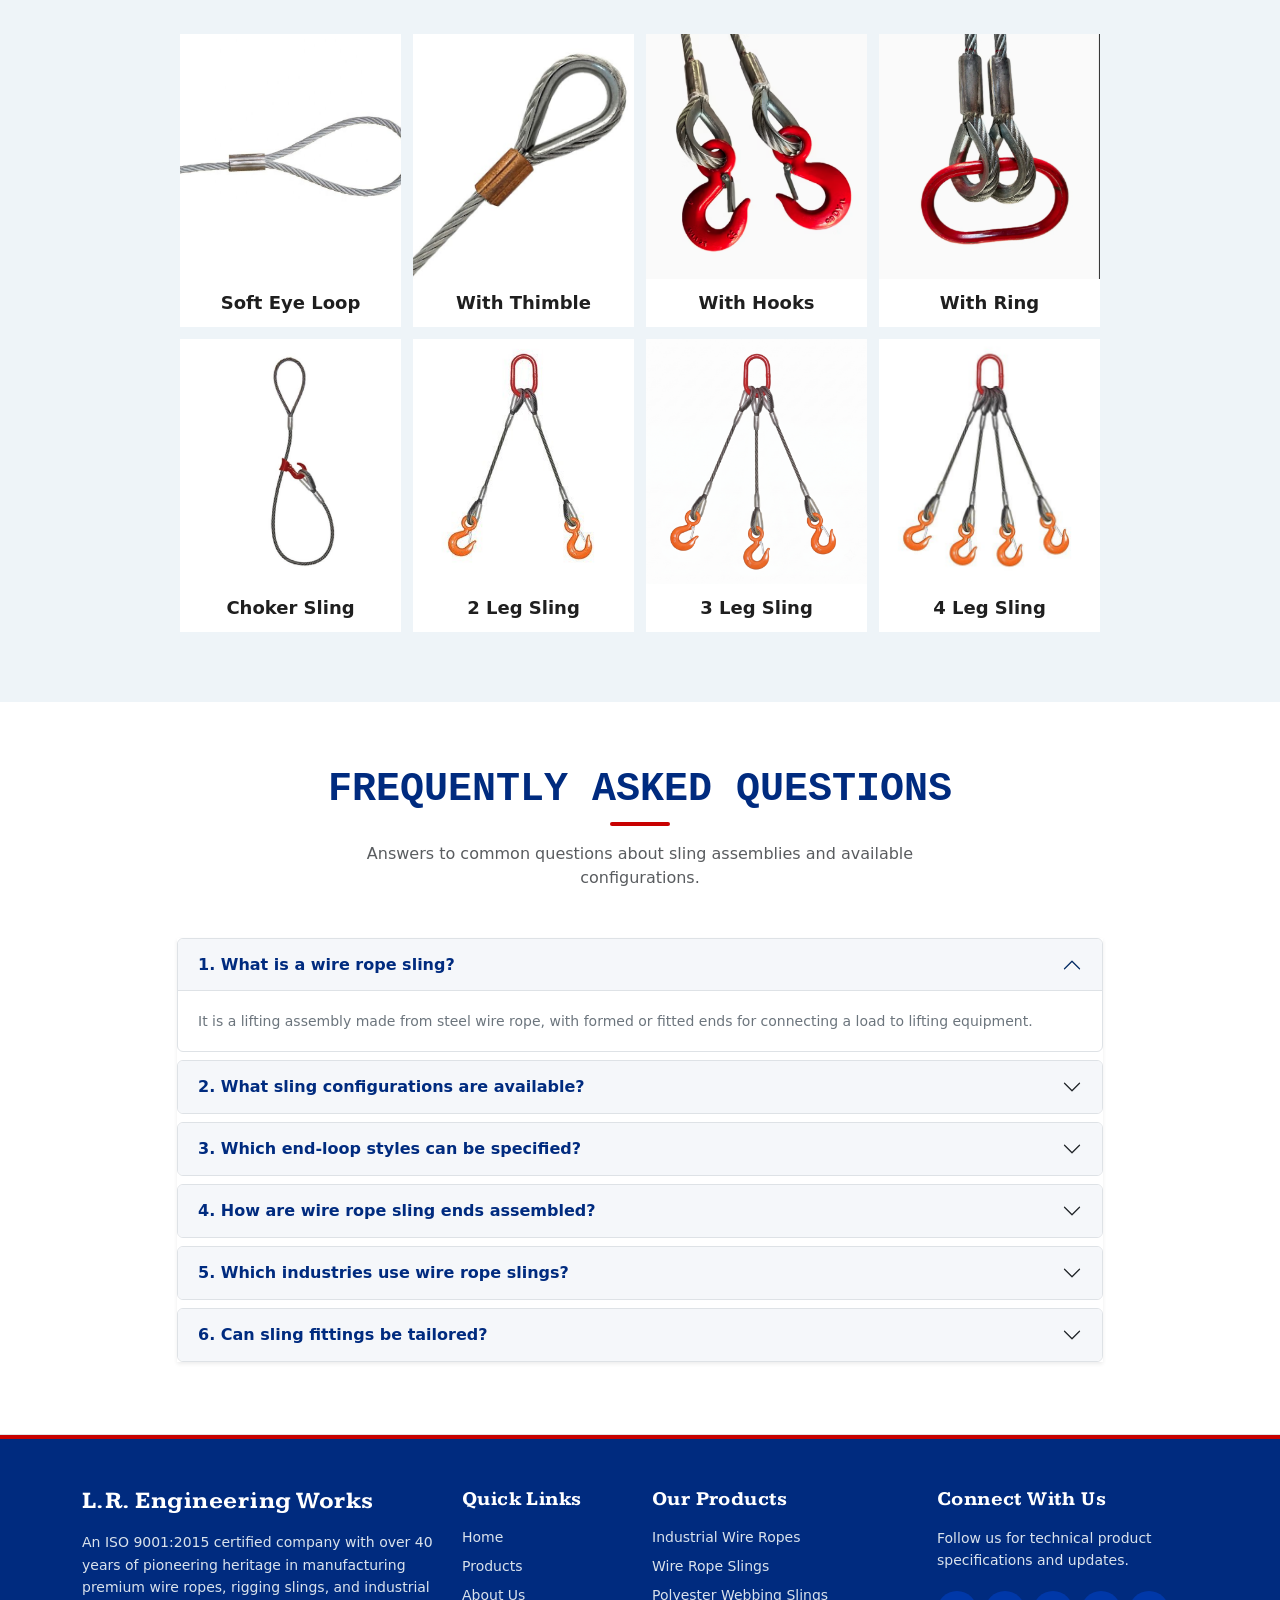
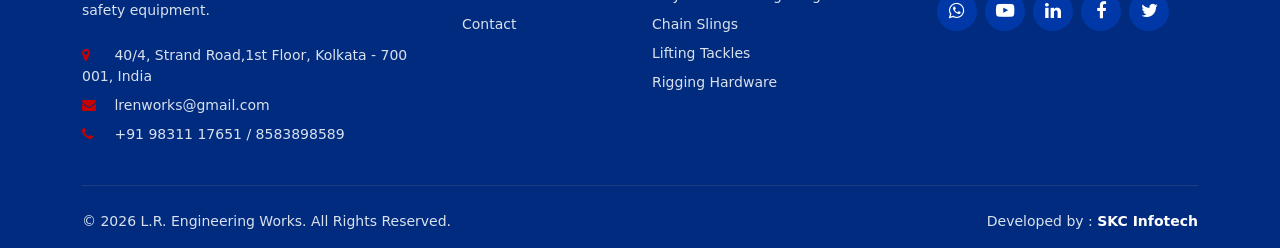
<file: wire-rope-sling.html>
<!DOCTYPE html>
<html>

<head>
    <meta charset="utf-8">
    <meta name="viewport" content="width=device-width, initial-scale=1">
    <title>Wire Rope Slings - L.R. Engineering Works</title>
    <!-- Bootstrap link CDN -->
    <link href="https://cdn.jsdelivr.net/npm/bootstrap@5.0.2/dist/css/bootstrap.min.css" rel="stylesheet"
        integrity="sha384-EVSTQN3/azprG1Anm3QDgpJLIm9Nao0Yz1ztcQTwFspd3yD65VohhpuuCOmLASjC" crossorigin="anonymous">

    <!-- Internal link of css -->
    <link rel="stylesheet" href="style.css">


    <!-- Google fonts -->
    <link rel="preconnect" href="https://fonts.googleapis.com">
    <link rel="preconnect" href="https://fonts.gstatic.com" crossorigin>
    <link href="https://fonts.googleapis.com/css2?family=Kameron:wght@400..700&display=swap" rel="stylesheet">

    <!-- fafa icons -->
    <link rel="stylesheet" href="https://cdnjs.cloudflare.com/ajax/libs/font-awesome/4.7.0/css/font-awesome.min.css">

</head>

<body>

    <!-- navbar -->

    <nav class="navbar navbar-expand-lg navbar-dark fixed-top custom-navbar shadow-sm">
        <div class="container">
            <a class="navbar-brand py-1" href="index.html">
                <img src="img/lrlogo.png" alt="L.R. Engineering Works Logo" class="navbar-logo">
            </a>

            <button class="navbar-toggler custom-toggler" type="button" data-bs-toggle="collapse"
                data-bs-target="#navbarSupportedContent" aria-controls="navbarSupportedContent" aria-expanded="false"
                aria-label="Toggle navigation">
                <span class="navbar-toggler-icon"></span>
            </button>

            <div class="collapse navbar-collapse" id="navbarSupportedContent">
                <ul class="navbar-nav ms-auto mb-2 mb-lg-0 custom-nav-links">
                    <li class="nav-item">
                        <a class="nav-link" href="index.html">Home</a>
                    </li>
                    <li class="nav-item">
                        <a class="nav-link active" aria-current="page" href="products.html">Products</a>
                    </li>
                    <li class="nav-item">
                        <a class="nav-link" href="index.html#about">About Us</a>
                    </li>
                    <li class="nav-item">
                        <a class="nav-link" href="#contact">Contact</a>
                    </li>
                </ul>
            </div>
        </div>
    </nav>

    <!-- Hero Section -->
    <section class="py-5 bg-dark text-white text-center position-relative"
        style="background-image: linear-gradient(rgba(15, 23, 42, 0.75), rgba(15, 23, 42, 0.8)), url('new-img/2-leg-wire-rope-sling.png'); background-size: cover; background-position: center; margin-top: 70px;">
        <div class="container py-4">
            <h1 class="display-4 fw-bold font-monospace text-uppercase tracking-wider">WIRE ROPE SLINGS</h1>
            <div class="accent-line mx-auto mb-3"></div>
            <p class="lead text-light max-width-text mx-auto mb-3" style="font-size: 1.15rem; font-weight: 300;">
                Reliable Wire Rope Sling Solutions for Lifting, Rigging &amp; Heavy Industrial Applications</p>
            <nav aria-label="breadcrumb">
                <ol class="breadcrumb justify-content-center mb-0 small font-monospace">
                    <li class="breadcrumb-item"><a href="index.html" class="text-light text-decoration-none">Home</a>
                    </li>
                    <li class="breadcrumb-item"><a href="products.html"
                            class="text-light text-decoration-none">Products</a></li>
                    <li class="breadcrumb-item text-warning active" aria-current="page">Wire Rope Slings</li>
                </ol>
            </nav>
        </div>
    </section>

    <!-- Wire Rope Sling Manufacturer -->
    <section class="py-5 bg-light border-bottom">
        <div class="container py-3">
            <div class="text-center mb-4">
                <h2 class="display-6 fw-bold text-dark font-monospace text-uppercase mb-2"
                    style="color: #002B7F !important;">LR Lift Wire Rope Sling Manufacturer</h2>
                <div class="accent-line mx-auto mb-3"></div>
            </div>
            <div class="row g-4 align-items-center">
                <div class="col-lg-12">
                    <img src="img/product/wire-rope-sling.png" class="img-fluid rounded-3 shadow-sm w-100"
                        style="object-fit: cover; max-height: 360px;" alt="Wire rope sling assembly" loading="lazy">
                </div>
                <div class="col-lg-12">
                    <p class="lead text-secondary mb-3" style="font-size: 1.1rem; line-height: 1.8;">L.R. Engineering
                        Works supplies steel wire rope slings for lifting and rigging work. A sling is a prepared length
                        of wire rope with formed or fitted ends, used to connect a load to lifting equipment. Single-leg
                        and multi-leg assemblies serve different load layouts and connection points.</p>
                    <p class="text-secondary lh-lg mb-0">Wire rope sling assemblies can be produced using hydraulic
                        splicing with aluminium ferrules. End-loop styles and fittings are selected for the intended
                        arrangement, and tailored fitting options can be discussed for specific requirements.</p>
                </div>
                
            </div>
        </div>
    </section>

    <!-- LR Lifting' is a registered trademark of LR Lifting  -->
    <section class="py-5 bg-white border-bottom">
        <div class="container py-3">
            <div class="text-center mb-5">
                <h2 class="display-6 fw-bold text-dark font-monospace text-uppercase mb-2"
                    style="color: #002B7F !important;">LR LIFT Is a registered trademark of L.R Engineering Works </h2>
                <div class="accent-line mx-auto mb-3"></div>
                <p class="text-muted max-width-text mx-auto">Assembly details can be selected to suit the lifting
                    arrangement and connection points.</p>
            </div>
            <div class="row g-4">
                <div class="col-md-6 col-lg-3">
                    <div class="p-4 bg-light rounded-3 border shadow-sm h-100">
                        <h3 class="h5 fw-bold mb-2" style="color: #002B7F;"><i
                                class="fa fa-cogs text-danger me-2"></i>Hydraulic splicing</h3>
                        <p class="text-secondary small mb-0">The rope end can be secured by hydraulic splicing as part
                            of the sling assembly.</p>
                    </div>
                </div>
                <div class="col-md-6 col-lg-3">
                    <div class="p-4 bg-light rounded-3 border shadow-sm h-100">
                        <h3 class="h5 fw-bold mb-2" style="color: #002B7F;"><i
                                class="fa fa-link text-danger me-2"></i>Aluminium ferrules</h3>
                        <p class="text-secondary small mb-0">Aluminium ferrules are used with the hydraulic splicing
                            technique described for these assemblies.</p>
                    </div>
                </div>
                <div class="col-md-6 col-lg-3">
                    <div class="p-4 bg-light rounded-3 border shadow-sm h-100">
                        <h3 class="h5 fw-bold mb-2" style="color: #002B7F;"><i
                                class="fa fa-circle-o text-danger me-2"></i>Loop choices</h3>
                        <p class="text-secondary small mb-0">End loops can be specified in styles such as soft eye,
                            thimble, and thimble with hook.</p>
                    </div>
                </div>
                <div class="col-md-6 col-lg-3">
                    <div class="p-4 bg-light rounded-3 border shadow-sm h-100">
                        <h3 class="h5 fw-bold mb-2" style="color: #002B7F;"><i
                                class="fa fa-wrench text-danger me-2"></i>Tailored fittings</h3>
                        <p class="text-secondary small mb-0">Fittings and assembly details can be discussed to suit the
                            intended application.</p>
                    </div>
                </div>
            </div>
        </div>
    </section>

    <!-- Sling Hitches and Configurations -->
    <section class="py-5 bg-light border-bottom">
        <div class="container py-3">
            <div class="text-center mb-5">
                <h2 class="display-6 fw-bold text-dark font-monospace text-uppercase mb-2"
                    style="color: #002B7F !important;">Sling Hitches &amp; Configurations</h2>
                <div class="accent-line mx-auto mb-3"></div>
                <p class="text-muted max-width-text mx-auto">Common ways wire rope slings connect to a load and
                    multi-point lifting arrangements.</p>
            </div>
            <h3 class="h5 fw-bold mb-3" style="color: #002B7F;"><i class="fa fa-link text-danger me-2"></i>Common
                Hitches</h3>
            <div class="row g-4 mb-5">
                <div class="col-md-4">
                    <div class="p-4 bg-white rounded-3 border shadow-sm h-100">
                        <h4 class="h5 fw-bold" style="color: #002B7F;">Vertical</h4>
                        <p class="text-secondary mb-0">A direct connection from the lifting point to a single point on
                            the load.</p>
                    </div>
                </div>
                <div class="col-md-4">
                    <div class="p-4 bg-white rounded-3 border shadow-sm h-100">
                        <h4 class="h5 fw-bold" style="color: #002B7F;">Choker</h4>
                        <p class="text-secondary mb-0">The sling passes around the load and through its own eye, forming
                            a loop that tightens when lifted.</p>
                    </div>
                </div>
                <div class="col-md-4">
                    <div class="p-4 bg-white rounded-3 border shadow-sm h-100">
                        <h4 class="h5 fw-bold" style="color: #002B7F;">Basket</h4>
                        <p class="text-secondary mb-0">The sling passes beneath the load, with both ends connected to
                            the lifting point.</p>
                    </div>
                </div>
            </div>
            <h3 class="h5 fw-bold mb-3" style="color: #002B7F;"><i
                    class="fa fa-sitemap text-danger me-2"></i>Multi-Legged Slings</h3>
            <div class="row g-4">
                <div class="col-md-4">
                    <div class="p-4 bg-white rounded-3 border shadow-sm h-100">
                        <h4 class="h5 fw-bold" style="color: #002B7F;">2 Leg Sling</h4>
                        <p class="text-secondary mb-0">Two sling legs connect to a common master ring for lifting at two
                            load points.</p>
                    </div>
                </div>
                <div class="col-md-4">
                    <div class="p-4 bg-white rounded-3 border shadow-sm h-100">
                        <h4 class="h5 fw-bold" style="color: #002B7F;">3 Leg Sling</h4>
                        <p class="text-secondary mb-0">Three sling legs connect to a common master ring for a
                            three-point lifting arrangement.</p>
                    </div>
                </div>
                <div class="col-md-4">
                    <div class="p-4 bg-white rounded-3 border shadow-sm h-100">
                        <h4 class="h5 fw-bold" style="color: #002B7F;">4 Leg Sling</h4>
                        <p class="text-secondary mb-0">Four sling legs connect to a common master ring for a four-point
                            lifting arrangement.</p>
                    </div>
                </div>
            </div>
        </div>
    </section>











    
    <!-- Wire Rope Sling End Types -->
    <section class="py-5 bg-white border-bottom">
        <div class="container py-3">
            <div class="row">
                <div class="col-lg-6"><img src="img/Page183_1.jpg" alt="" class="img-fluid"></div>
                <div class="col-lg-6"><img src="img/Wire-Rope-Slings-fig-2.jpg" alt=""class="img-fluid"></div>
            </div>
        </div>
    </section>

    <!-- Sling Configurations in Use -->

    <section class="wrs-assemblies-section">
        <div class="wrs-container">

            <div class="wrs-section-heading">
                <h2>Wire Rope Sling Assemblies</h2>
                <div class="wrs-accent-line"></div>
                <p>
                    Different wire rope sling assemblies designed for various
                    lifting and rigging applications.
                </p>
            </div>

            <div class="wrs-assembly-grid">

                <!-- 1. Soft Eye Loop -->
                <div class="wrs-assembly-card">
                    <div class="wrs-image-box">
                        <img src="img/soft-eye-sling.jpg" alt="Soft Eye Loop Wire Rope Sling" loading="lazy">
                    </div>
                    <div class="wrs-card-title">
                        Soft Eye Loop
                    </div>
                </div>

                <!-- 2. With Thimble -->
                <div class="wrs-assembly-card">
                    <div class="wrs-image-box">
                        <img src="img/with-thimble.jpg" alt="Wire Rope Sling With Thimble" loading="lazy">
                    </div>
                    <div class="wrs-card-title">
                        With Thimble
                    </div>
                </div>

                <!-- 3. With Hooks -->
                <div class="wrs-assembly-card">
                    <div class="wrs-image-box">
                        <img src="img/with-hook.png" alt="Wire Rope Sling With Hooks" loading="lazy">
                    </div>
                    <div class="wrs-card-title">
                        With Hooks
                    </div>
                </div>

                <!-- 4. With Ring -->
                <div class="wrs-assembly-card">
                    <div class="wrs-image-box">
                        <img src="img/with-main-ring.png" alt="Wire Rope Sling With Ring" loading="lazy">
                    </div>
                    <div class="wrs-card-title">
                        With Ring
                    </div>
                </div>

                <!-- 5. Choker Sling -->
                <div class="wrs-assembly-card">
                    <div class="wrs-image-box">
                        <img src="img/wire-wrope-choker.jpg" alt="Choker Wire Rope Sling" loading="lazy">
                    </div>
                    <div class="wrs-card-title">
                        Choker Sling
                    </div>
                </div>

                <!-- 6. 2 Leg Sling -->
                <div class="wrs-assembly-card">
                    <div class="wrs-image-box">
                        <img src="img/two-wrop-leg-sling.jpg" alt="2 Leg Wire Rope Sling" loading="lazy">
                    </div>
                    <div class="wrs-card-title">
                        2 Leg Sling
                    </div>
                </div>

                <!-- 7. 3 Leg Sling -->
                <div class="wrs-assembly-card">
                    <div class="wrs-image-box">
                        <img src="img/three-leg-wrope-sling.png" alt="3 Leg Wire Rope Sling" loading="lazy">
                    </div>
                    <div class="wrs-card-title">
                        3 Leg Sling
                    </div>
                </div>

                <!-- 8. 4 Leg Sling -->
                <div class="wrs-assembly-card">
                    <div class="wrs-image-box">
                        <img src="img/four-rope-sling.jpg" alt="4 Leg Wire Rope Sling" loading="lazy">
                    </div>
                    <div class="wrs-card-title">
                        4 Leg Sling
                    </div>
                </div>

            </div>
        </div>
    </section>

    <!-- Applications and Industries -->
    <!-- <section class="py-5 bg-white border-bottom">
    <div class="container py-3">
        <div class="text-center mb-5">
            <h2 class="display-6 fw-bold text-dark font-monospace text-uppercase mb-2" style="color: #002B7F !important;">Applications &amp; Industries</h2>
            <div class="accent-line mx-auto mb-3"></div>
            <p class="text-muted max-width-text mx-auto">Wire rope slings are used to handle heavy loads in industrial settings with demanding working conditions.</p>
        </div>
        <div class="row g-3">
            <div class="col-6 col-lg"><div class="p-3 bg-light rounded-3 border shadow-sm h-100 text-center"><i class="fa fa-building text-danger mb-2"></i><h3 class="h6 fw-bold mb-0" style="color: #002B7F;">Construction</h3></div></div>
            <div class="col-6 col-lg"><div class="p-3 bg-light rounded-3 border shadow-sm h-100 text-center"><i class="fa fa-car text-danger mb-2"></i><h3 class="h6 fw-bold mb-0" style="color: #002B7F;">Automotive</h3></div></div>
            <div class="col-6 col-lg"><div class="p-3 bg-light rounded-3 border shadow-sm h-100 text-center"><i class="fa fa-industry text-danger mb-2"></i><h3 class="h6 fw-bold mb-0" style="color: #002B7F;">Oil &amp; Gas</h3></div></div>
            <div class="col-6 col-lg"><div class="p-3 bg-light rounded-3 border shadow-sm h-100 text-center"><i class="fa fa-cogs text-danger mb-2"></i><h3 class="h6 fw-bold mb-0" style="color: #002B7F;">Manufacturing</h3></div></div>
            <div class="col-6 col-lg"><div class="p-3 bg-light rounded-3 border shadow-sm h-100 text-center"><i class="fa fa-fire text-danger mb-2"></i><h3 class="h6 fw-bold mb-0" style="color: #002B7F;">Steel &amp; Forging</h3></div></div>
        </div>
    </div>
</section> -->

    <!-- Custom Assembly Options -->
    <!-- <section class="py-5 bg-light border-bottom">
    <div class="container py-3">
        <div class="text-center mb-5">
            <h2 class="display-6 fw-bold text-dark font-monospace text-uppercase mb-2" style="color: #002B7F !important;">Custom Assembly Options</h2>
            <div class="accent-line mx-auto mb-3"></div>
            <p class="text-muted max-width-text mx-auto">Discuss the sling configuration and end fittings required for your lifting application.</p>
        </div>
        <div class="row justify-content-center">
            <div class="col-lg-10">
                <div class="p-4 bg-white rounded-3 border shadow-sm">
                    <p class="text-secondary lh-lg mb-0">End options described for wire rope slings include soft eye loops, thimbles, thimbles with hooks, rings, double ferrules and Flemish eyes. Bespoke fittings and tailored assemblies can also be discussed to match the intended lifting setup.</p>
                </div>
            </div>
        </div>
    </div>
</section> -->

    <!-- FAQ Section -->
    <section class="py-5 bg-white border-bottom">
        <div class="container py-3">
            <div class="text-center mb-5">
                <h2 class="display-6 fw-bold text-dark font-monospace text-uppercase mb-2"
                    style="color: #002B7F !important;">Frequently Asked Questions</h2>
                <div class="accent-line mx-auto mb-3"></div>
                <p class="text-muted max-width-text mx-auto">Answers to common questions about sling assemblies and
                    available configurations.</p>
            </div>
            <div class="row justify-content-center">
                <div class="col-lg-10">
                    <div class="accordion shadow-sm" id="wireRopeSlingFaqAccordion">
                        <div class="accordion-item border mb-2 rounded overflow-hidden">
                            <h3 class="accordion-header" id="slingFaqHeadingOne"><button
                                    class="accordion-button fw-bold text-dark bg-light" type="button"
                                    data-bs-toggle="collapse" data-bs-target="#slingFaqCollapseOne" aria-expanded="true"
                                    aria-controls="slingFaqCollapseOne">1. What is a wire rope sling?</button></h3>
                            <div id="slingFaqCollapseOne" class="accordion-collapse collapse show"
                                aria-labelledby="slingFaqHeadingOne" data-bs-parent="#wireRopeSlingFaqAccordion">
                                <div class="accordion-body text-secondary small lh-lg">It is a lifting assembly made
                                    from steel wire rope, with formed or fitted ends for connecting a load to lifting
                                    equipment.</div>
                            </div>
                        </div>
                        <div class="accordion-item border mb-2 rounded overflow-hidden">
                            <h3 class="accordion-header" id="slingFaqHeadingTwo"><button
                                    class="accordion-button collapsed fw-bold text-dark bg-light" type="button"
                                    data-bs-toggle="collapse" data-bs-target="#slingFaqCollapseTwo"
                                    aria-expanded="false" aria-controls="slingFaqCollapseTwo">2. What sling
                                    configurations are available?</button></h3>
                            <div id="slingFaqCollapseTwo" class="accordion-collapse collapse"
                                aria-labelledby="slingFaqHeadingTwo" data-bs-parent="#wireRopeSlingFaqAccordion">
                                <div class="accordion-body text-secondary small lh-lg">Wire rope slings are available as
                                    single-leg or multi-leg assemblies. Multi-leg arrangements connect at a common
                                    master ring.</div>
                            </div>
                        </div>
                        <div class="accordion-item border mb-2 rounded overflow-hidden">
                            <h3 class="accordion-header" id="slingFaqHeadingThree"><button
                                    class="accordion-button collapsed fw-bold text-dark bg-light" type="button"
                                    data-bs-toggle="collapse" data-bs-target="#slingFaqCollapseThree"
                                    aria-expanded="false" aria-controls="slingFaqCollapseThree">3. Which end-loop styles
                                    can be specified?</button></h3>
                            <div id="slingFaqCollapseThree" class="accordion-collapse collapse"
                                aria-labelledby="slingFaqHeadingThree" data-bs-parent="#wireRopeSlingFaqAccordion">
                                <div class="accordion-body text-secondary small lh-lg">Options include soft eye loops,
                                    thimbles, thimbles with hooks, double ferrules, Flemish eyes and rings. Other styles
                                    can be discussed for a particular requirement.</div>
                            </div>
                        </div>
                        <div class="accordion-item border mb-2 rounded overflow-hidden">
                            <h3 class="accordion-header" id="slingFaqHeadingFour"><button
                                    class="accordion-button collapsed fw-bold text-dark bg-light" type="button"
                                    data-bs-toggle="collapse" data-bs-target="#slingFaqCollapseFour"
                                    aria-expanded="false" aria-controls="slingFaqCollapseFour">4. How are wire rope
                                    sling ends assembled?</button></h3>
                            <div id="slingFaqCollapseFour" class="accordion-collapse collapse"
                                aria-labelledby="slingFaqHeadingFour" data-bs-parent="#wireRopeSlingFaqAccordion">
                                <div class="accordion-body text-secondary small lh-lg">A hydraulic splicing technique
                                    with an aluminium ferrule is one method used to form a wire rope sling end.</div>
                            </div>
                        </div>
                        <div class="accordion-item border mb-2 rounded overflow-hidden">
                            <h3 class="accordion-header" id="slingFaqHeadingFive"><button
                                    class="accordion-button collapsed fw-bold text-dark bg-light" type="button"
                                    data-bs-toggle="collapse" data-bs-target="#slingFaqCollapseFive"
                                    aria-expanded="false" aria-controls="slingFaqCollapseFive">5. Which industries use
                                    wire rope slings?</button></h3>
                            <div id="slingFaqCollapseFive" class="accordion-collapse collapse"
                                aria-labelledby="slingFaqHeadingFive" data-bs-parent="#wireRopeSlingFaqAccordion">
                                <div class="accordion-body text-secondary small lh-lg">Applications include
                                    construction, automotive, oil and gas, general manufacturing, steel mills and
                                    forging facilities.</div>
                            </div>
                        </div>
                        <div class="accordion-item border mb-2 rounded overflow-hidden">
                            <h3 class="accordion-header" id="slingFaqHeadingSix"><button
                                    class="accordion-button collapsed fw-bold text-dark bg-light" type="button"
                                    data-bs-toggle="collapse" data-bs-target="#slingFaqCollapseSix"
                                    aria-expanded="false" aria-controls="slingFaqCollapseSix">6. Can sling fittings be
                                    tailored?</button></h3>
                            <div id="slingFaqCollapseSix" class="accordion-collapse collapse"
                                aria-labelledby="slingFaqHeadingSix" data-bs-parent="#wireRopeSlingFaqAccordion">
                                <div class="accordion-body text-secondary small lh-lg">Yes. Fittings and assembly
                                    details can be discussed for a tailored solution to the intended lifting
                                    application.</div>
                            </div>
                        </div>
                    </div>
                </div>
            </div>
        </div>
    </section>



    <!-- Footer -->
    <footer id="contact" class="custom-footer pt-5 pb-3">
        <div class="container">
            <div class="row g-4 mb-4">

                <div class="col-lg-4 col-md-6">
                    <h4 class="footer-heading mb-3 text-white">L.R. Engineering Works</h4>
                    <p class="footer-text small mb-4">
                        An ISO 9001:2015 certified company with over 40 years of pioneering heritage in manufacturing
                        premium wire ropes, rigging slings, and industrial safety equipment.
                    </p>
                    <ul class="list-unstyled footer-contact-info small">
                        <li class="mb-2"><i class="fa fa-map-marker text-accent me-2"></i> 40/4, Strand Road,1st Floor,
                            Kolkata - 700 001, India</li>
                        <li class="mb-2"><i class="fa fa-envelope text-accent me-2"></i> lrenworks@gmail.com</li>
                        <li><i class="fa fa-phone text-accent me-2"></i> +91 98311 17651 / 8583898589</li>
                    </ul>
                </div>

                <div class="col-lg-2 col-md-6 col-6">
                    <h5 class="footer-heading mb-3 text-white">Quick Links</h5>
                    <ul class="list-unstyled footer-links small">
                        <li class="mb-2"><a href="index.html">Home</a></li>
                        <li class="mb-2"><a href="products.html">Products</a></li>
                        <li class="mb-2"><a href="index.html#about">About Us</a></li>
                        <li><a href="#contact">Contact</a></li>
                    </ul>
                </div>

                <div class="col-lg-3 col-md-6 col-6">
                    <h5 class="footer-heading mb-3 text-white">Our Products</h5>
                    <ul class="list-unstyled footer-links small">
                        <li class="mb-2"><a href="wire-rope.html">Industrial Wire Ropes</a></li>
                        <li class="mb-2"><a href="wire-rope-sling.html">Wire Rope Slings</a></li>
                        <li class="mb-2"><a href="polyester-webbing-sling.html">Polyester Webbing Slings</a></li>
                        <li class="mb-2"><a href="chain-sling.html">Chain Slings</a></li>
                        <li class="mb-2"><a href="lifting-tackles.html">Lifting Tackles</a></li>
                        <li><a href="fittings-store.html">Rigging Hardware</a></li>
                    </ul>
                </div>

                <div class="col-lg-3 col-md-6">
                    <h5 class="footer-heading mb-3 text-white">Connect With Us</h5>
                    <p class="footer-text small mb-3">Follow us for technical product specifications and updates.</p>

                    <div class="d-flex flex-wrap gap-2 pt-1 footer-social-grid">
                        <a href="https://wa.me/yournumber" target="_blank" class="f-social-btn fsb-whatsapp"
                            title="WhatsApp"><i class="fa fa-whatsapp"></i></a>
                        <a href="https://youtube.com/yourchannel" target="_blank" class="f-social-btn fsb-youtube"
                            title="YouTube"><i class="fa fa-youtube-play"></i></a>
                        <a href="https://linkedin.com/company/yourcompany" target="_blank"
                            class="f-social-btn fsb-linkedin" title="LinkedIn"><i class="fa fa-linkedin"></i></a>
                        <a href="https://facebook.com/yourpage" target="_blank" class="f-social-btn fsb-facebook"
                            title="Facebook"><i class="fa fa-facebook"></i></a>
                        <a href="https://twitter.com/yourhandle" target="_blank" class="f-social-btn fsb-twitter"
                            title="Twitter"><i class="fa fa-twitter"></i></a>
                    </div>
                </div>

            </div>

            <hr class="border-secondary my-4 opacity-25">

            <div class="row align-items-center g-2 footer-credits-row small">
                <div class="col-md-6 text-center text-md-start">
                    <p class="mb-0 footer-text">&copy; 2026 L.R. Engineering Works. All Rights Reserved.</p>
                </div>
                <div class="col-md-6 text-center text-md-end">
                    <p class="mb-0 footer-text">
                        Developed by : <a href="https://skcinfotech.in/" target="_blank"
                            class="agency-link fw-semibold">SKC Infotech</a>
                    </p>
                </div>
            </div>
        </div>
    </footer>

    <!-- Modals -->
    <!-- Modals -->
    <!-- Modals -->
    <script src="https://cdn.jsdelivr.net/npm/bootstrap@5.0.2/dist/js/bootstrap.bundle.min.js"
        integrity="sha384-MrcW6ZMFYlzcLA8Nl+NtUVF0sA7MsXsP1UyJoMp4YLEuNSfAP+JcXn/tWtIaxVXM"
        crossorigin="anonymous"></script>
</body>

</html>
</file>
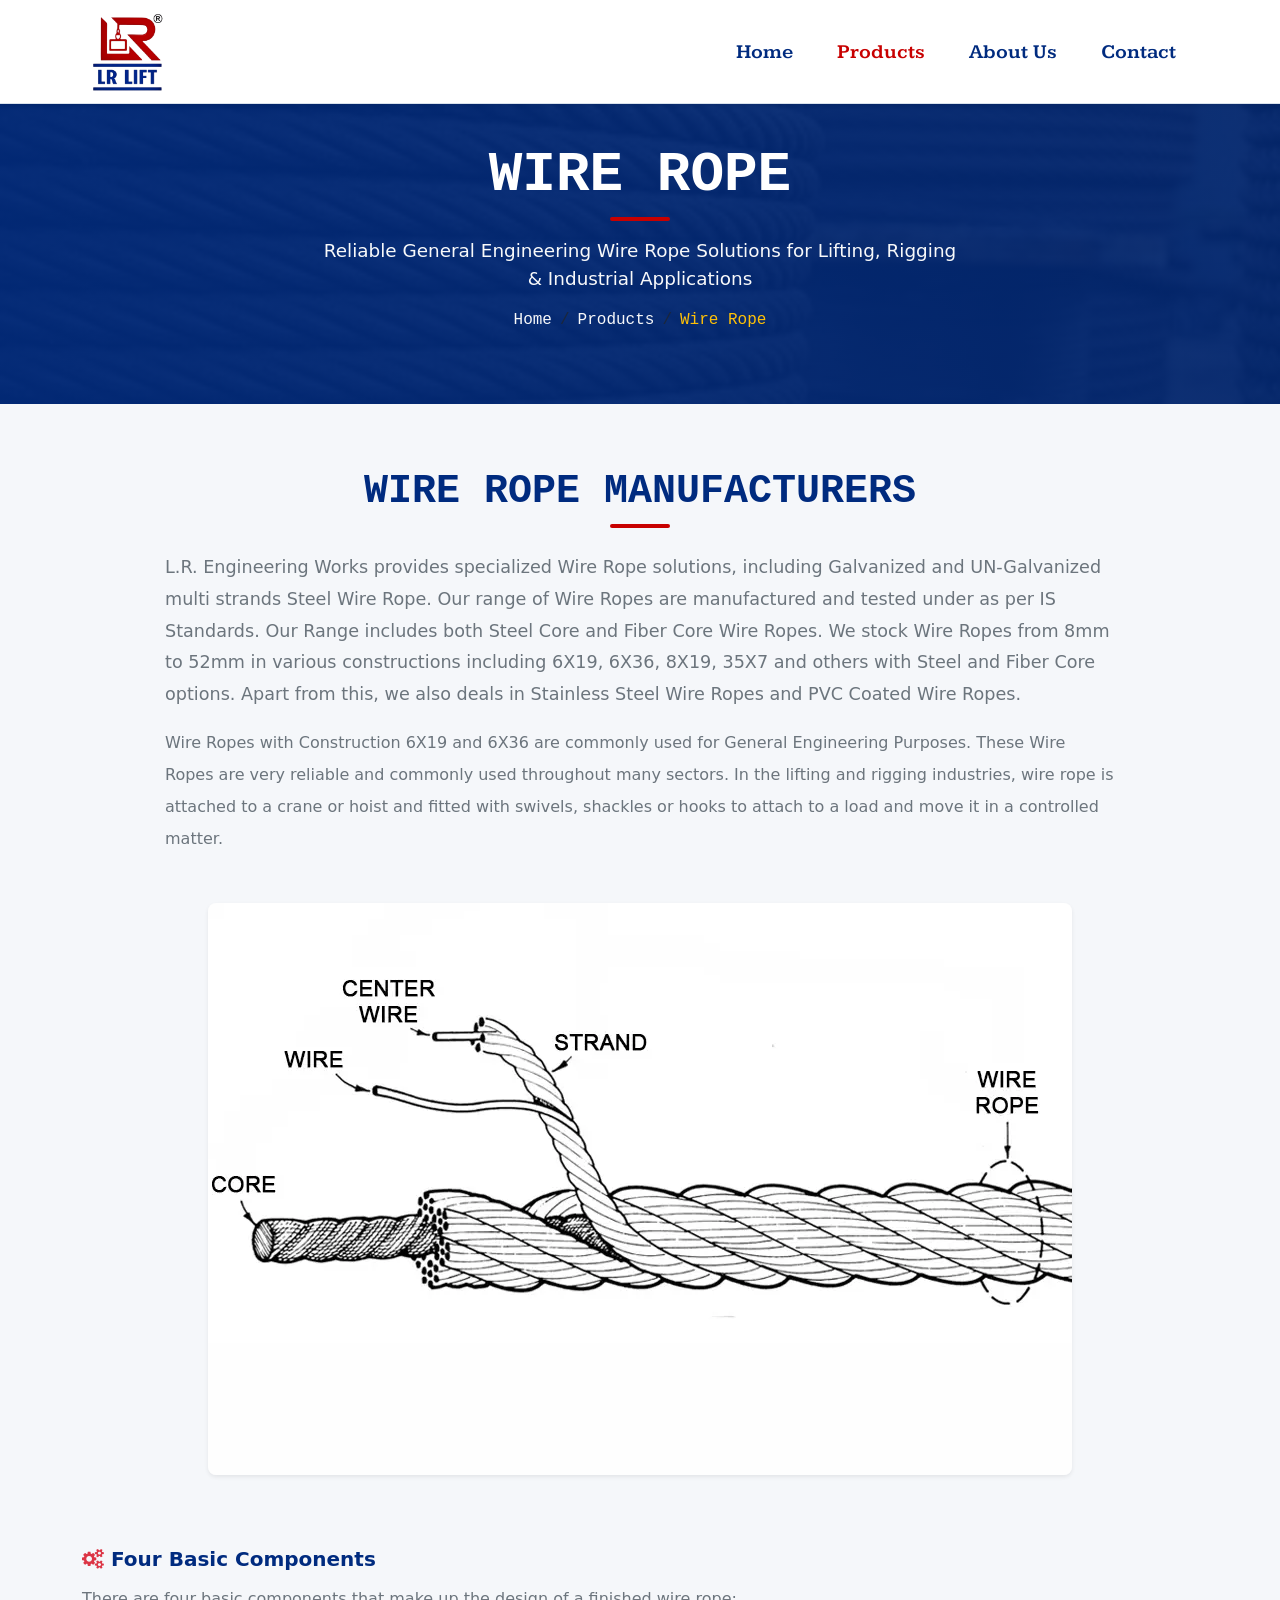
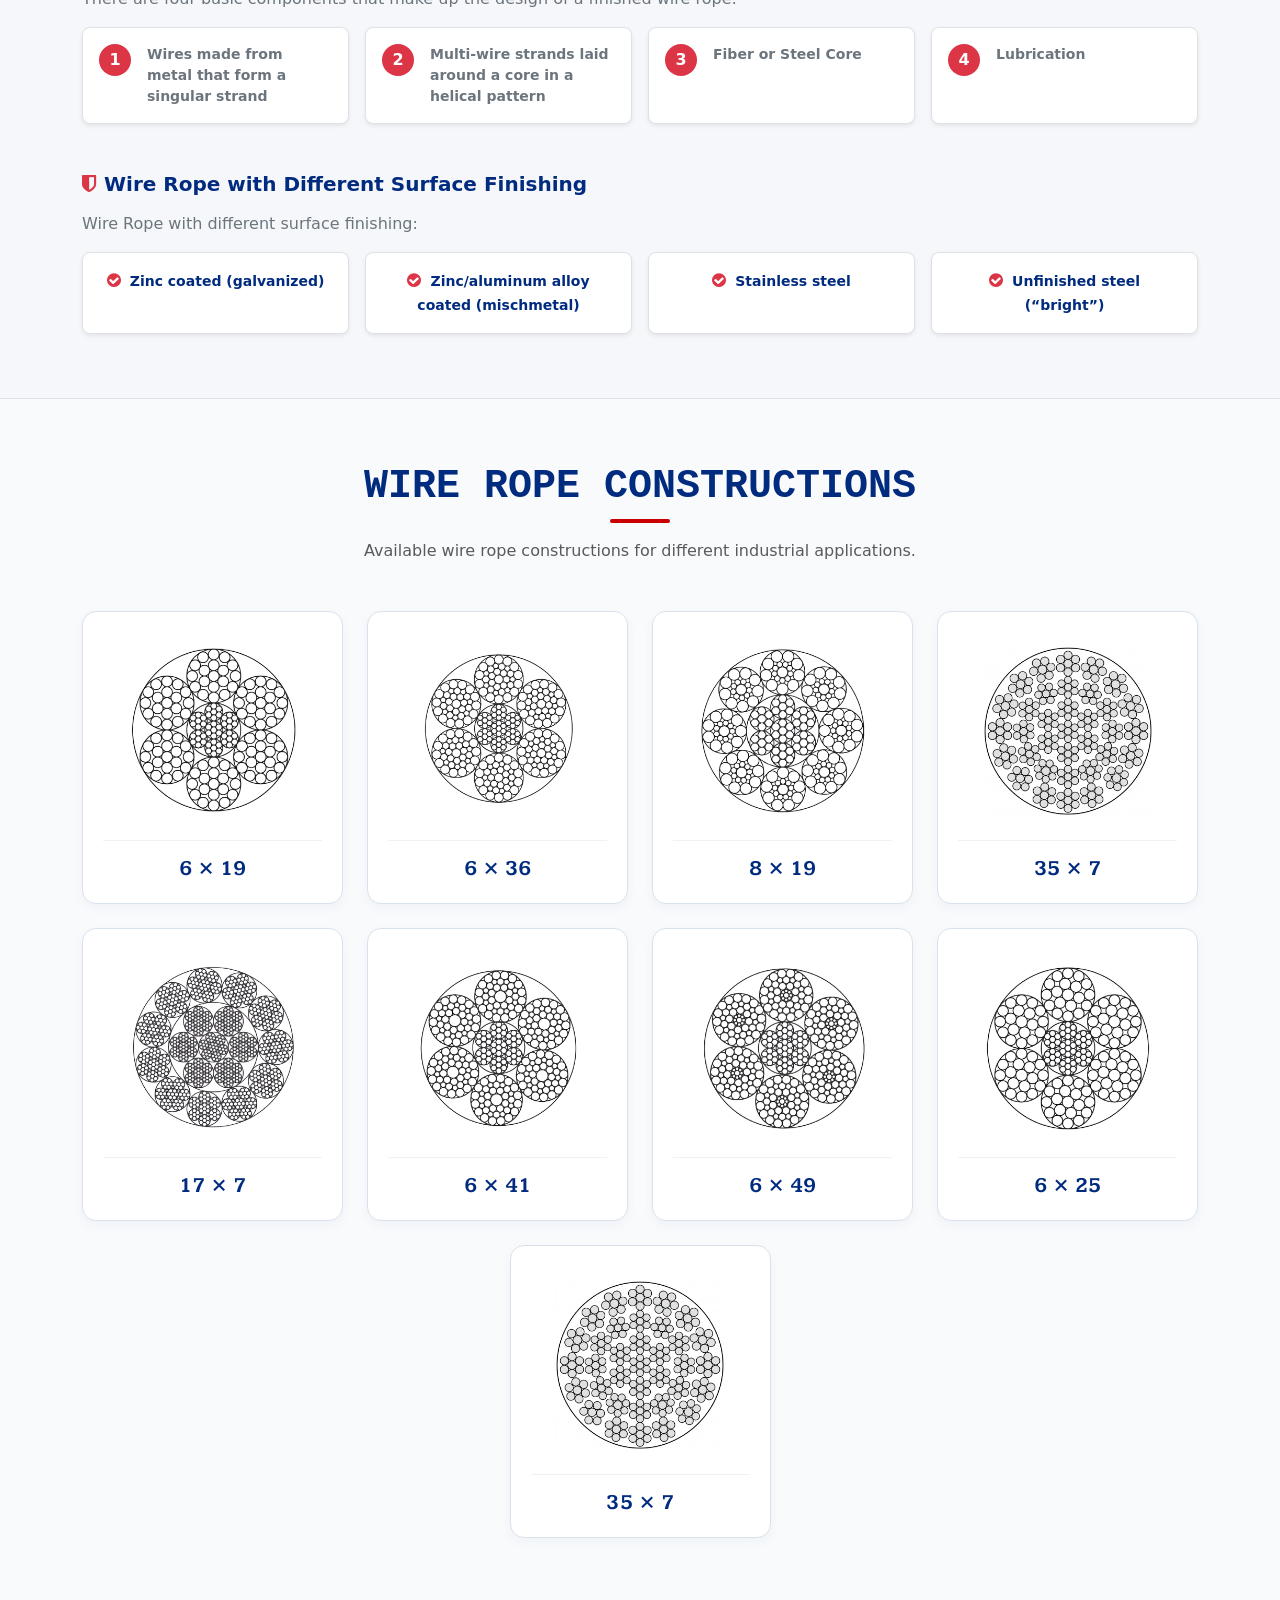
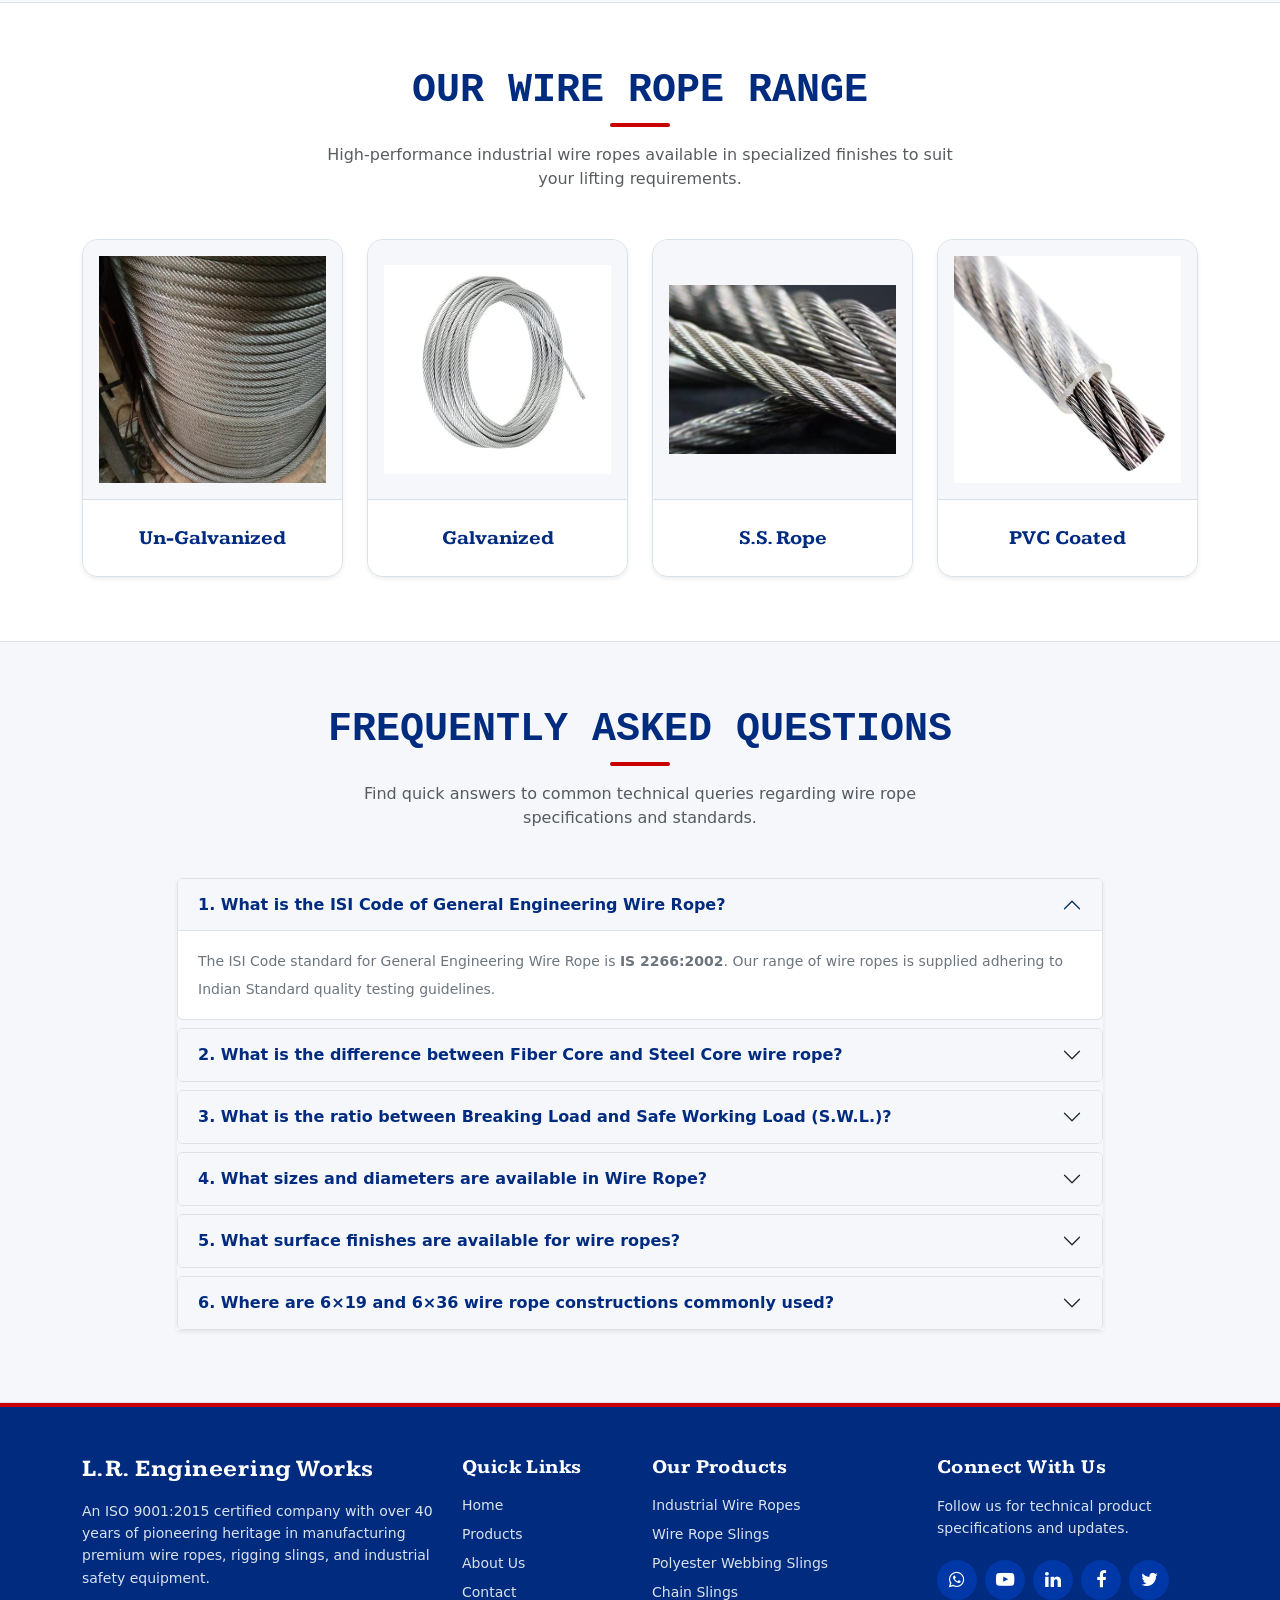
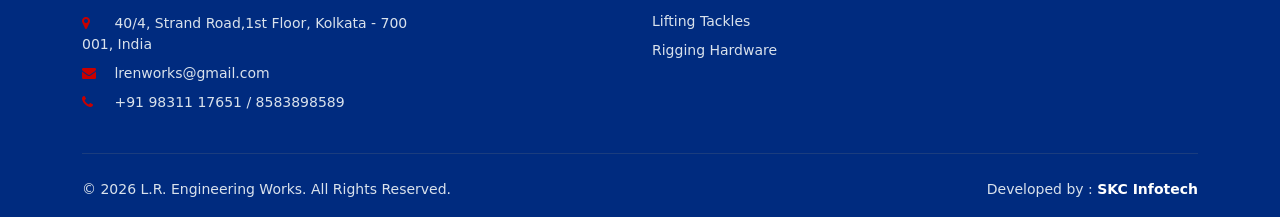
<file: wire-rope.html>
<!DOCTYPE html>
<html lang="en">
<head>
	<meta charset="utf-8">
	<meta name="viewport" content="width=device-width, initial-scale=1">
	<title>Wire Rope | L.R. Engineering Works</title>
	<meta name="description" content="L.R. Engineering Works supplies high-grade General Engineering Wire Ropes certified under IS Standards. Explore Un-Galvanized, Galvanized, S.S. Rope, and PVC Coated wire ropes up to 100mm.">
   <!-- Bootstrap link CDN -->
    <link href="https://cdn.jsdelivr.net/npm/bootstrap@5.0.2/dist/css/bootstrap.min.css" rel="stylesheet" integrity="sha384-EVSTQN3/azprG1Anm3QDgpJLIm9Nao0Yz1ztcQTwFspd3yD65VohhpuuCOmLASjC" crossorigin="anonymous">
    
    <!-- Internal link of css -->
    <link rel="stylesheet" href="style.css">

    <!-- Google fonts -->
    <link rel="preconnect" href="https://fonts.googleapis.com">
    <link rel="preconnect" href="https://fonts.gstatic.com" crossorigin>
    <link href="https://fonts.googleapis.com/css2?family=Kameron:wght@400..700&display=swap" rel="stylesheet">

    <!-- fafa icons -->
    <link rel="stylesheet" href="https://cdnjs.cloudflare.com/ajax/libs/font-awesome/4.7.0/css/font-awesome.min.css">
</head>
<body>

<!-- navbar -->
<nav class="navbar navbar-expand-lg navbar-dark fixed-top custom-navbar shadow-sm">
  <div class="container">
    <a class="navbar-brand py-1" href="index.html">
        <img src="img/lrlogo.png" alt="L.R. Engineering Works Logo" class="navbar-logo">
    </a>
    
    <button class="navbar-toggler custom-toggler" type="button" data-bs-toggle="collapse" data-bs-target="#navbarSupportedContent" aria-controls="navbarSupportedContent" aria-expanded="false" aria-label="Toggle navigation">
      <span class="navbar-toggler-icon"></span>
    </button>
    
    <div class="collapse navbar-collapse" id="navbarSupportedContent">
      <ul class="navbar-nav ms-auto mb-2 mb-lg-0 custom-nav-links">
        <li class="nav-item">
          <a class="nav-link" href="index.html">Home</a>
        </li>
        <li class="nav-item">
          <a class="nav-link active" aria-current="page" href="products.html">Products</a>
        </li>
        <li class="nav-item">
          <a class="nav-link" href="index.html#about">About Us</a>
        </li>
        <li class="nav-item">
          <a class="nav-link" href="#contact">Contact</a>
        </li>
      </ul>
    </div>
  </div>
</nav>

<!-- Hero Section -->
<section class="py-5 bg-dark text-white text-center position-relative" style="background-image: linear-gradient(rgba(15, 23, 42, 0.75), rgba(15, 23, 42, 0.8)), url('img/product/main-wire-rope.jpg'); background-size: cover; background-position: center; margin-top: 70px;">
    <div class="container py-4">
        <h1 class="display-4 fw-bold font-monospace text-uppercase tracking-wider">WIRE ROPE</h1>
        <div class="accent-line mx-auto mb-3"></div>
        <p class="lead text-light max-width-text mx-auto mb-3" style="font-size: 1.15rem; font-weight: 300;">Reliable General Engineering Wire Rope Solutions for Lifting, Rigging & Industrial Applications</p>
        <nav aria-label="breadcrumb">
            <ol class="breadcrumb justify-content-center mb-0 small font-monospace">
                <li class="breadcrumb-item"><a href="index.html" class="text-light text-decoration-none">Home</a></li>
                <li class="breadcrumb-item"><a href="products.html" class="text-light text-decoration-none">Products</a></li>
                <li class="breadcrumb-item text-warning active" aria-current="page">Wire Rope</li>
            </ol>
        </nav>
    </div>
</section>

<!-- Single Wire Rope Content Section Immediately After Hero -->
<section class="py-5 bg-light border-bottom">
    <div class="container py-3">                         
        <!-- Section Heading -->
        <div class="text-center mb-4">
            <h2 class="display-6 fw-bold text-dark font-monospace text-uppercase mb-2" style="color: #002B7F !important;"> Wire Rope Manufacturers</h2>
            <div class="accent-line mx-auto mb-3"></div>
        </div>

        <!-- Main Paragraphs -->
        <div class="max-width-text mx-auto mb-5" style="max-width: 950px;">
            <p class="lead text-secondary mb-3" style="font-size: 1.1rem; line-height: 1.8;">
                L.R. Engineering Works provides specialized Wire Rope solutions, including Galvanized and UN-Galvanized multi strands Steel Wire Rope. Our range of Wire Ropes are manufactured and tested under as per IS Standards. Our Range includes both Steel Core and Fiber Core Wire Ropes. We stock Wire Ropes from 8mm to 52mm in various constructions including 6X19, 6X36, 8X19, 35X7 and others with Steel and Fiber Core options. Apart from this, we also deals in Stainless Steel Wire Ropes and PVC Coated Wire Ropes.
            </p>
            <p class="text-secondary lh-lg mb-0">
                Wire Ropes with Construction 6X19 and 6X36 are commonly used for General Engineering Purposes. These Wire Ropes are very reliable and commonly used throughout many sectors. In the lifting and rigging industries, wire rope is attached to a crane or hoist and fitted with swivels, shackles or hooks to attach to a load and move it in a controlled matter.
            </p>
        </div>
  
           <div class="text-center mb-5 w-100">
         <img src="img/product/wire-rope-construction.png" class="img-fluid rounded-3 shadow-sm mb-4" alt="Wire Rope 6x19 Construction" loading="lazy">
      
    </div>      <!-- Four Basic Components -->
        <div class="mb-5">
            <h3 class="h5 fw-bold mb-3" style="color: #002B7F;"><i class="fa fa-cogs text-danger me-2"></i>Four Basic Components</h3>
            <p class="text-secondary mb-3">There are four basic components that make up the design of a finished wire rope:</p>
            <div class="row g-3">
                <div class="col-md-6 col-lg-3">
                    <div class="p-3 bg-white rounded-3 h-100 border shadow-sm d-flex align-items-start">
                        <span class="badge bg-danger rounded-circle p-2 me-3 fs-6" style="min-width: 32px; height: 32px; display: inline-flex; align-items: center; justify-content: center;">1</span>
                        <span class="text-secondary small fw-semibold">Wires made from metal that form a singular strand</span>
                    </div>
                </div>
                <div class="col-md-6 col-lg-3">
                    <div class="p-3 bg-white rounded-3 h-100 border shadow-sm d-flex align-items-start">
                        <span class="badge bg-danger rounded-circle p-2 me-3 fs-6" style="min-width: 32px; height: 32px; display: inline-flex; align-items: center; justify-content: center;">2</span>
                        <span class="text-secondary small fw-semibold">Multi-wire strands laid around a core in a helical pattern</span>
                    </div>
                </div>
                <div class="col-md-6 col-lg-3">
                    <div class="p-3 bg-white rounded-3 h-100 border shadow-sm d-flex align-items-start">
                        <span class="badge bg-danger rounded-circle p-2 me-3 fs-6" style="min-width: 32px; height: 32px; display: inline-flex; align-items: center; justify-content: center;">3</span>
                        <span class="text-secondary small fw-semibold">Fiber or Steel Core</span>
                    </div>
                </div>
                <div class="col-md-6 col-lg-3">
                    <div class="p-3 bg-white rounded-3 h-100 border shadow-sm d-flex align-items-start">
                        <span class="badge bg-danger rounded-circle p-2 me-3 fs-6" style="min-width: 32px; height: 32px; display: inline-flex; align-items: center; justify-content: center;">4</span>
                        <span class="text-secondary small fw-semibold">Lubrication</span>
                    </div>
                </div>
            </div>
        </div>

        <!-- Surface Finishing -->
        <div>
            <h3 class="h5 fw-bold mb-3" style="color: #002B7F;"><i class="fa fa-shield text-danger me-2"></i>Wire Rope with Different Surface Finishing</h3>
            <p class="text-secondary mb-3">Wire Rope with different surface finishing:</p>
            <div class="row g-3">
                <div class="col-6 col-md-3">
                    <div class="p-3 bg-white rounded-3 border text-center shadow-sm h-100">
                        <i class="fa fa-check-circle text-danger me-1"></i>
                        <span class="text-dark small fw-semibold">Zinc coated (galvanized)</span>
                    </div>
                </div>
                <div class="col-6 col-md-3">
                    <div class="p-3 bg-white rounded-3 border text-center shadow-sm h-100">
                        <i class="fa fa-check-circle text-danger me-1"></i>
                        <span class="text-dark small fw-semibold">Zinc/aluminum alloy coated (mischmetal)</span>
                    </div>
                </div>
                <div class="col-6 col-md-3">
                    <div class="p-3 bg-white rounded-3 border text-center shadow-sm h-100">
                        <i class="fa fa-check-circle text-danger me-1"></i>
                        <span class="text-dark small fw-semibold">Stainless steel</span>
                    </div>
                </div>
                <div class="col-6 col-md-3">
                    <div class="p-3 bg-white rounded-3 border text-center shadow-sm h-100">
                        <i class="fa fa-check-circle text-danger me-1"></i>
                        <span class="text-dark small fw-semibold">Unfinished steel (“bright”)</span>
                    </div>
                </div>
            </div>
        </div>
</div>
    </div>
</section>

<!-- Wire Rope Constructions Section -->
<section class="py-5 bg-light border-bottom wire-rope-constructions-section">
    <div class="container py-3">
        <!-- Section Heading -->
        <div class="text-center mb-5">
            <h2 class="display-6 fw-bold text-dark font-monospace text-uppercase mb-2" style="color: #002B7F !important;">Wire Rope Constructions</h2>
            <div class="accent-line mx-auto mb-3"></div>
            <p class="text-muted max-width-text mx-auto">Available wire rope constructions for different industrial applications.</p>
        </div>

        <!-- 4 Construction Cards -->
        <div class="row g-4 justify-content-center">
            <!-- 1. 6 × 19 -->
            <div class="col-lg-3 col-md-6 col-12">
                <div class="card h-100 construction-card text-center">
                    <div class="construction-img-wrapper">
                        <img src="img/product/6X19_.png" alt="6 × 19 Wire Rope Construction" class="construction-img" loading="lazy">
                    </div>
                    <div class="construction-card-body">
                        <h3 class="construction-title">6 &times; 19</h3>
                    </div> 
                </div>
            </div>

            <!-- 2. 6 × 36 -->
            <div class="col-lg-3 col-md-6 col-12">
                <div class="card h-100 construction-card text-center">
                    <div class="construction-img-wrapper">
                        <img src="img/product/6X36_.png" alt="6 × 36 Wire Rope Construction" class="construction-img" loading="lazy">
                    </div>
                    <div class="construction-card-body">
                        <h3 class="construction-title">6 &times; 36</h3>
                    </div>
                </div>
            </div>

            <!-- 3. 8 × 19 -->
            <div class="col-lg-3 col-md-6 col-12">
                <div class="card h-100 construction-card text-center">
                    <div class="construction-img-wrapper">
                        <img src="img/product/8X19_.png" alt="8 × 19 Wire Rope Construction" class="construction-img" loading="lazy">
                    </div>
                    <div class="construction-card-body">
                        <h3 class="construction-title">8 &times; 19</h3>
                    </div>
                </div>
            </div>

            <!-- 4. 35 × 7 -->
            <div class="col-lg-3 col-md-6 col-12">
                <div class="card h-100 construction-card text-center">
                    <div class="construction-img-wrapper">
                        <img src="img/product/35X7_.png" alt="35 × 7 Wire Rope Construction" class="construction-img" loading="lazy">
                    </div>
                    <div class="construction-card-body">
                        <h3 class="construction-title">35 &times; 7</h3>
                    </div>
                </div>
            </div>
            <!-- 4. 35 × 7 -->
            <div class="col-lg-3 col-md-6 col-12">
                <div class="card h-100 construction-card text-center">
                    <div class="construction-img-wrapper">
                        <img src="img/product/17X7_.png" alt="35 × 7 Wire Rope Construction" class="construction-img" loading="lazy">
                    </div>
                    <div class="construction-card-body">
                        <h3 class="construction-title">17 &times; 7</h3>
                    </div>
                </div>
            </div>
            <!-- 4. 35 × 7 -->
            <div class="col-lg-3 col-md-6 col-12">
                <div class="card h-100 construction-card text-center">
                    <div class="construction-img-wrapper">
                        <img src="img/product/6X41_.png" alt="35 × 7 Wire Rope Construction" class="construction-img" loading="lazy">
                    </div>
                    <div class="construction-card-body">
                        <h3 class="construction-title">6 &times; 41</h3>
                    </div>
                </div>
            </div>
            <!-- 4. 35 × 7 -->
            <div class="col-lg-3 col-md-6 col-12">
                <div class="card h-100 construction-card text-center">
                    <div class="construction-img-wrapper">
                        <img src="img/product/6X49_.png" alt="35 × 7 Wire Rope Construction" class="construction-img" loading="lazy">
                    </div>
                    <div class="construction-card-body">
                        <h3 class="construction-title">6 &times; 49</h3>
                    </div>
                </div>
            </div>
            <!-- 4. 35 × 7 -->
            <div class="col-lg-3 col-md-6 col-12">
                <div class="card h-100 construction-card text-center">
                    <div class="construction-img-wrapper">
                        <img src="img/product/6X25_.png" alt="35 × 7 Wire Rope Construction" class="construction-img" loading="lazy">
                    </div>
                    <div class="construction-card-body">
                        <h3 class="construction-title">6 &times; 25</h3>
                    </div>
                </div>
            </div>
            <!-- 4. 35 × 7 -->
            <div class="col-lg-3 col-md-6 col-12">
                <div class="card h-100 construction-card text-center">
                    <div class="construction-img-wrapper">
                        <img src="img/product/35X7_.png" alt="35 × 7 Wire Rope Construction" class="construction-img" loading="lazy">
                    </div>
                    <div class="construction-card-body">
                        <h3 class="construction-title">35 &times; 7</h3>
                    </div>
                </div>
            </div>
        </div>
    </div>
</section>

<!-- Our Wire Rope Range Section -->
<section class="py-5 bg-white border-bottom">
    <div class="container py-3">
        <div class="text-center mb-5">
            <h2 class="display-6 fw-bold text-dark font-monospace text-uppercase mb-2" style="color: #002B7F !important;">Our Wire Rope Range</h2>
            <div class="accent-line mx-auto mb-3"></div>
            <p class="text-muted max-width-text mx-auto">High-performance industrial wire ropes available in specialized finishes to suit your lifting requirements.</p>
        </div>
        
        <div class="row g-4 justify-content-center">
            <!-- 1. Un-Galvanized -->
            <div class="col-lg-3 col-md-6 col-12">
                <div class="card h-100 premium-product-card border-0 shadow-sm position-relative text-center">
                    <div class="premium-product-img-container">
                        <img src="img/product/un-galvanized-small-245x300.webp" class="premium-product-img" alt="Un-Galvanized" loading="lazy">
                    </div>
                    <div class="card-body d-flex flex-column justify-content-center p-4 bg-white">
                        <h3 class="h4 premium-product-title mb-0 text-center">Un-Galvanized</h3>
                        <!-- <h6 class="h4 premium-product-title mb-0 text-center">6 x 19</h6> -->
                    </div>
                </div>
            </div>

            <!-- 2. Galvanized -->
            <div class="col-lg-3 col-md-6 col-12">
                <div class="card h-100 premium-product-card border-0 shadow-sm position-relative text-center">
                    <div class="premium-product-img-container">
                        <img src="img/product/galvanized-wire-rope.jpg" class="premium-product-img" alt="Galvanized" loading="lazy">
                    </div>
                    <div class="card-body d-flex flex-column justify-content-center p-4 bg-white">
                        <h3 class="h4 premium-product-title mb-0 text-center">Galvanized</h3>
                        <!-- <h6 class="h4 premium-product-title mb-0 text-center">6 x 36</h6> -->
                    </div>
                </div>
            </div>

            <!-- 3. S.S. Rope -->
            <div class="col-lg-3 col-md-6 col-12">
                <div class="card h-100 premium-product-card border-0 shadow-sm position-relative text-center">
                    <div class="premium-product-img-container">
                        <img src="img/product/stainless-steel-wire-rope.jpg" class="premium-product-img" alt="S.S. Rope" loading="lazy">
                    </div>
                    <div class="card-body d-flex flex-column justify-content-center p-4 bg-white">
                        <h3 class="h4 premium-product-title mb-0 text-center">S.S. Rope</h3>
                        <!-- <h6 class="h4 premium-product-title mb-0 text-center">8 x 19</h6> -->
                    </div>
                </div>
            </div>

            <!-- 4. PVC Coated -->
            <div class="col-lg-3 col-md-6 col-12">
                <div class="card h-100 premium-product-card border-0 shadow-sm position-relative text-center">
                    <div class="premium-product-img-container">
                        <img src="img/product/pvc-coated-wire-rope.jpg" class="premium-product-img" alt="PVC Coated" loading="lazy">
                    </div>
                    <div class="card-body d-flex flex-column justify-content-center p-4 bg-white">
                        <h3 class="h4 premium-product-title mb-0 text-center">PVC Coated</h3>
                        <!-- <h6 class="h4 premium-product-title mb-0 text-center">35 x 7</h6> -->
                    </div>
                </div>
            </div>
        </div>
    </div>
</section>

<!-- FAQ Section -->
<section class="py-5 bg-light border-bottom">
    <div class="container py-3">
        <div class="text-center mb-5">
            <h2 class="display-6 fw-bold text-dark font-monospace text-uppercase mb-2" style="color: #002B7F !important;">Frequently Asked Questions</h2>
            <div class="accent-line mx-auto mb-3"></div>
            <p class="text-muted max-width-text mx-auto">Find quick answers to common technical queries regarding wire rope specifications and standards.</p>
        </div>
        
        <div class="row justify-content-center">
            <div class="col-lg-10">
                <div class="accordion shadow-sm" id="wireRopeFaqAccordion">
                    
                    <!-- Question 1 -->
                    <div class="accordion-item border mb-2 rounded overflow-hidden">
                        <h3 class="accordion-header" id="faqHeadingOne">
                            <button class="accordion-button fw-bold text-dark bg-light" type="button" data-bs-toggle="collapse" data-bs-target="#faqCollapseOne" aria-expanded="true" aria-controls="faqCollapseOne">
                                1. What is the ISI Code of General Engineering Wire Rope?
                            </button>
                        </h3>
                        <div id="faqCollapseOne" class="accordion-collapse collapse show" aria-labelledby="faqHeadingOne" data-bs-parent="#wireRopeFaqAccordion">
                            <div class="accordion-body text-secondary small lh-lg">
                                The ISI Code standard for General Engineering Wire Rope is <strong>IS 2266:2002</strong>. Our range of wire ropes is supplied adhering to Indian Standard quality testing guidelines.
                            </div>
                        </div>
                    </div>

                    <!-- Question 2 -->
                    <div class="accordion-item border mb-2 rounded overflow-hidden">
                        <h3 class="accordion-header" id="faqHeadingTwo">
                            <button class="accordion-button collapsed fw-bold text-dark bg-light" type="button" data-bs-toggle="collapse" data-bs-target="#faqCollapseTwo" aria-expanded="false" aria-controls="faqCollapseTwo">
                                2. What is the difference between Fiber Core and Steel Core wire rope?
                            </button>
                        </h3>
                        <div id="faqCollapseTwo" class="accordion-collapse collapse" aria-labelledby="faqHeadingTwo" data-bs-parent="#wireRopeFaqAccordion">
                            <div class="accordion-body text-secondary small lh-lg">
                                A <strong>Fiber Core (FC)</strong> uses natural or synthetic polypropylene fibers, offering greater elasticity and shock absorption, but is more susceptible to crushing and not recommended for high heat. A <strong>Steel Core (IWRC/WSC)</strong> uses an independent wire rope or strand core, providing superior structural support, crushing resistance, and is recommended for operating environments exceeding 180° F.
                            </div>
                        </div>
                    </div>

                    <!-- Question 3 -->
                    <div class="accordion-item border mb-2 rounded overflow-hidden">
                        <h3 class="accordion-header" id="faqHeadingThree">
                            <button class="accordion-button collapsed fw-bold text-dark bg-light" type="button" data-bs-toggle="collapse" data-bs-target="#faqCollapseThree" aria-expanded="false" aria-controls="faqCollapseThree">
                                3. What is the ratio between Breaking Load and Safe Working Load (S.W.L.)?
                            </button>
                        </h3>
                        <div id="faqCollapseThree" class="accordion-collapse collapse" aria-labelledby="faqHeadingThree" data-bs-parent="#wireRopeFaqAccordion">
                            <div class="accordion-body text-secondary small lh-lg">
                                The <strong>Breaking Load is always 5 Times Greater than the Safe Working Load (S.W.L.)</strong>. This 5:1 design factor ensures maximum safety margin during heavy industrial hoisting operations.
                            </div>
                        </div>
                    </div>

                    <!-- Question 4 -->
                    <div class="accordion-item border mb-2 rounded overflow-hidden">
                        <h3 class="accordion-header" id="faqHeadingFour">
                            <button class="accordion-button collapsed fw-bold text-dark bg-light" type="button" data-bs-toggle="collapse" data-bs-target="#faqCollapseFour" aria-expanded="false" aria-controls="faqCollapseFour">
                                4. What sizes and diameters are available in Wire Rope?
                            </button>
                        </h3>
                        <div id="faqCollapseFour" class="accordion-collapse collapse" aria-labelledby="faqHeadingFour" data-bs-parent="#wireRopeFaqAccordion">
                            <div class="accordion-body text-secondary small lh-lg">
                                Wire rope sizes generally start from <strong>1 MM</strong> and extend up to <strong>52 MM and 100 MM</strong> depending on customer load lifting requirements.
                            </div>
                        </div>
                    </div>

                    <!-- Question 5 -->
                    <div class="accordion-item border mb-2 rounded overflow-hidden">
                        <h3 class="accordion-header" id="faqHeadingFive">
                            <button class="accordion-button collapsed fw-bold text-dark bg-light" type="button" data-bs-toggle="collapse" data-bs-target="#faqCollapseFive" aria-expanded="false" aria-controls="faqCollapseFive">
                                5. What surface finishes are available for wire ropes?
                            </button>
                        </h3>
                        <div id="faqCollapseFive" class="accordion-collapse collapse" aria-labelledby="faqHeadingFive" data-bs-parent="#wireRopeFaqAccordion">
                            <div class="accordion-body text-secondary small lh-lg">
                                Available surface finishes include Zinc Coated (Galvanized), Zinc/Aluminum Alloy Coated (Mischmetal), Stainless Steel (AISI 316), and Unfinished Steel ("Bright" self-colored with heavy protective lubrication).
                            </div>
                        </div>
                    </div>

                    <!-- Question 6 -->
                    <div class="accordion-item border mb-2 rounded overflow-hidden">
                        <h3 class="accordion-header" id="faqHeadingSix">
                            <button class="accordion-button collapsed fw-bold text-dark bg-light" type="button" data-bs-toggle="collapse" data-bs-target="#faqCollapseSix" aria-expanded="false" aria-controls="faqCollapseSix">
                                6. Where are 6×19 and 6×36 wire rope constructions commonly used?
                            </button>
                        </h3>
                        <div id="faqCollapseSix" class="accordion-collapse collapse" aria-labelledby="faqHeadingSix" data-bs-parent="#wireRopeFaqAccordion">
                            <div class="accordion-body text-secondary small lh-lg">
                                <strong>6×19</strong> and <strong>6×36</strong> constructions are commonly used for General Engineering Purposes, crane rigging, hoist lines, winches, and wire rope slings throughout many industrial sectors.
                            </div>
                        </div>
                    </div>

                </div>
            </div>
        </div>
    </div>
</section>

<!-- CTA Section -->
<!-- <section class="py-5 text-white text-center position-relative" style="background-color: #002B7F;">
    <div class="container py-3">
        <h2 class="display-6 fw-bold mb-3 text-white font-monospace text-uppercase">Looking for the Right Wire Rope for Your Application?</h2>
        <div class="accent-line mx-auto mb-3"></div>
        <p class="lead max-width-text mx-auto mb-4 text-light" style="font-size: 1.1rem;">Contact L.R. Engineering Works for wire rope specifications, product availability and quotation.</p>
        <a href="#contact" class="btn btn-accent btn-lg px-4 py-2 fw-bold text-uppercase rounded-pill">Get a Quote <i class="fa fa-arrow-right ms-2"></i></a>
    </div>
</section> -->

<!-- Footer -->
<footer id="contact" class="custom-footer pt-5 pb-3">
    <div class="container">
        <div class="row g-4 mb-4">
            
            <div class="col-lg-4 col-md-6">
                <h4 class="footer-heading mb-3 text-white">L.R. Engineering Works</h4>
                <p class="footer-text small mb-4">
                    An ISO 9001:2015 certified company with over 40 years of pioneering heritage in manufacturing premium wire ropes, rigging slings, and industrial safety equipment.
                </p>
                <ul class="list-unstyled footer-contact-info small">
                    <li class="mb-2"><i class="fa fa-map-marker text-accent me-2"></i> 40/4, Strand Road,1st Floor, Kolkata - 700 001, India</li>
                    <li class="mb-2"><i class="fa fa-envelope text-accent me-2"></i> lrenworks@gmail.com</li>
                    <li><i class="fa fa-phone text-accent me-2"></i> +91 98311 17651 / 8583898589</li>
                </ul>
            </div>

            <div class="col-lg-2 col-md-6 col-6">
                <h5 class="footer-heading mb-3 text-white">Quick Links</h5>
                <ul class="list-unstyled footer-links small">
                    <li class="mb-2"><a href="index.html">Home</a></li>
                    <li class="mb-2"><a href="products.html">Products</a></li>
                    <li class="mb-2"><a href="index.html#about">About Us</a></li>
                    <li><a href="#contact">Contact</a></li>
                </ul>
            </div>

            <div class="col-lg-3 col-md-6 col-6">
                <h5 class="footer-heading mb-3 text-white">Our Products</h5>
                <ul class="list-unstyled footer-links small">
                    <li class="mb-2"><a href="wire-rope.html">Industrial Wire Ropes</a></li>
                    <li class="mb-2"><a href="wire-rope-sling.html">Wire Rope Slings</a></li>
                    <li class="mb-2"><a href="polyester-webbing-sling.html">Polyester Webbing Slings</a></li>
                    <li class="mb-2"><a href="chain-sling.html">Chain Slings</a></li>
                    <li class="mb-2"><a href="lifting-tackles.html">Lifting Tackles</a></li>
                    <li><a href="fittings-store.html">Rigging Hardware</a></li>
                </ul>
            </div>

            <div class="col-lg-3 col-md-6">
                <h5 class="footer-heading mb-3 text-white">Connect With Us</h5>
                <p class="footer-text small mb-3">Follow us for technical product specifications and updates.</p>
                
                <div class="d-flex flex-wrap gap-2 pt-1 footer-social-grid">
                    <a href="https://wa.me/yournumber" target="_blank" class="f-social-btn fsb-whatsapp" title="WhatsApp"><i class="fa fa-whatsapp"></i></a>
                    <a href="https://youtube.com/yourchannel" target="_blank" class="f-social-btn fsb-youtube" title="YouTube"><i class="fa fa-youtube-play"></i></a>
                    <a href="https://linkedin.com/company/yourcompany" target="_blank" class="f-social-btn fsb-linkedin" title="LinkedIn"><i class="fa fa-linkedin"></i></a>
                    <a href="https://facebook.com/yourpage" target="_blank" class="f-social-btn fsb-facebook" title="Facebook"><i class="fa fa-facebook"></i></a>
                    <a href="https://twitter.com/yourhandle" target="_blank" class="f-social-btn fsb-twitter" title="Twitter"><i class="fa fa-twitter"></i></a>
                </div>
            </div>

        </div>

        <hr class="border-secondary my-4 opacity-25">

        <div class="row align-items-center g-2 footer-credits-row small">
            <div class="col-md-6 text-center text-md-start">
                <p class="mb-0 footer-text">&copy; 2026 L.R. Engineering Works. All Rights Reserved.</p>
            </div>
            <div class="col-md-6 text-center text-md-end">
                <p class="mb-0 footer-text">
                    Developed by : <a href="https://skcinfotech.in/" target="_blank" class="agency-link fw-semibold">SKC Infotech</a>
                </p>
            </div>
        </div>
    </div>
</footer>

<script src="https://cdn.jsdelivr.net/npm/bootstrap@5.0.2/dist/js/bootstrap.bundle.min.js" integrity="sha384-MrcW6ZMFYlzcLA8Nl+NtUVF0sA7MsXsP1UyJoMp4YLEuNSfAP+JcXn/tWtIaxVXM" crossorigin="anonymous"></script>
</body>
</html>
</file>
<file: style.css>
:root {
    --navbar-bg: #0038A8;
    --primary-blue: #0038A8;
    --deep-blue: #002B7F;
    --accent-color: #C80000;
    --accent-hover: #8F0000;
    --accent-btn-hover: #8F0000;
    --text-color: #FFFFFF;
    --heading-color: #002B7F;
    --bg-light: #F5F7FA;
    --border-light: #D9E2EC;
    --font-heading: 'Kameron', serif;
    --primary-navy: #002B7F;
    --accent-gold: #C80000;
    --text-slate: #475569;
    --bg-white: #ffffff;
}
body {
    margin: 0;
    padding: 0 !important;
    background-color: #ffffff;
    color: #475569;
}
#heroCarousel {
    margin-top: 70px; 
    width: 100%;
    margin-bottom: 0;
    padding: 0;
    overflow: hidden !important;
}
.accent-line {
    width: 60px;
    height: 4px;
    background-color: var(--accent-color);
    border-radius: 2px;
}
.custom-navbar {
    background-color: #ffffff !important;
    transition: background 0.3s ease;
    border-bottom: 1px solid #D9E2EC;
}
.navbar-logo {
    width: 90px;
    height: auto;
    max-height: 79px;
    object-fit: contain;
}
.custom-nav-links .nav-link {
    color: #002B7F !important;
    font-weight: 600;
    padding-left: 22px !important;
    padding-right: 22px !important;
    font-size: 20px;
    font-family: var(--font-heading), serif;
    font-style: normal;
    transition: color 0.2s ease-in-out;
}
.custom-nav-links .nav-link:hover,
.custom-nav-links .nav-link.active {
    color: var(--accent-color) !important;
}
.custom-navbar .navbar-toggler {
    border-color: #D9E2EC !important;
}
.custom-navbar .navbar-toggler-icon {
    background-image: url("data:image/svg+xml,%3csvg xmlns='http://www.w3.org/2000/svg' viewBox='0 0 30 30'%3e%3cpath stroke='rgba%280, 43, 127, 1%29' stroke-linecap='round' stroke-miterlimit='10' stroke-width='2' d='M4 7h22M4 15h22M4 23h22'/%3e%3c/svg%3e") !important;
}
.custom-toggler:focus {
    box-shadow: none !important;
    outline: 2px solid var(--accent-color);
}
.carousel-item {
    position: relative;
    width: 100%;
    height: 70vh;
    min-height: 450px;
    background-color: #002B7F;
    overflow: hidden;
}
.carousel-img {
    width: 100% !important;
    height: 100% !important;
    object-fit: cover !important; 
    object-position: center center !important;
    margin: 0 !important;
    padding: 0 !important;
}
.carousel-caption-overlay {
    position: absolute;
    top: 0;
    left: 0;
    width: 100%;
    height: 100%;
    background: linear-gradient(90deg, rgb(0 0 0 / 88%) 0%, rgb(0 0 0 / 45%) 100%);
    color: #ffffff;
}
.max-width-text {
    max-width: 650px;
}
.btn-accent {
    background-color: var(--accent-color) !important;
    color: #ffffff !important;
    border: none;
    transition: all 0.2s ease-in-out;
}
.btn-accent:hover {
    background-color: var(--accent-hover) !important;
    color: #ffffff !important;
    transform: translateY(-2px);
}
section.bg-dark.position-relative::before {
    content: '';
    position: absolute;
    top: 0;
    left: 0;
    right: 0;
    bottom: 0;
    background: linear-gradient(90deg, rgba(0, 43, 127, 0.88) 0%, rgba(0, 43, 127, 0.75) 100%) !important;
    z-index: 1;
}
section.bg-dark.position-relative > * {
    position: relative;
    z-index: 2;
}
.text-accent {
    color: var(--accent-color) !important;
}
.text-dark {
    color: #002B7F !important;
}
.credentials-list .list-group-item {
    font-size: 0.95rem;
    color: #475569;
    border: none;
    background: transparent;
}
.zoom-card {
    transition: transform 0.35s cubic-bezier(0.25, 1, 0.5, 1), box-shadow 0.35s ease, border-color 0.35s ease;
    will-change: transform;
    border: 1px solid #D9E2EC !important;
}
.zoom-card:hover {
    transform: scale(1.03);
    box-shadow: 0 1rem 3rem rgba(0, 56, 168, 0.15) !important;
    border-color: var(--accent-color) !important;
}
.product-card {
    background-color: #ffffff;
    border-radius: 12px !important;
    overflow: hidden;
    transition: transform 0.3s cubic-bezier(0.25, 1, 0.5, 1), box-shadow 0.3s ease, border-color 0.3s ease;
    will-change: transform;
    border: 1px solid #D9E2EC !important;
}
.product-card:hover {
    transform: translateY(-8px);
    box-shadow: 0 1rem 2.5rem rgba(0, 56, 168, 0.15) !important;
    border-color: var(--accent-color) !important;
}
.product-img-container {
    width: 100%;
    height: 260px !important; 
    background-color: #F5F7FA; 
    padding: 16px !important; 
    display: flex;
    align-items: center;
    justify-content: center;
    overflow: hidden;
    border-top-left-radius: 12px;
    border-top-right-radius: 12px;
}
.product-img {
    max-width: 100% !important;
    max-height: 100% !important;
    width: auto !important;
    height: auto !important;
    object-fit: contain !important; 
    object-position: center center !important; 
    transition: transform 0.4s cubic-bezier(0.25, 1, 0.5, 1);
}
.product-card:hover .product-img {
    max-width: 100% !important;
    max-height: 100% !important;
    width: auto !important;
    height: auto !important;
    object-fit: contain !important; 
    object-position: center center !important; 
    transition: transform 0.4s cubic-bezier(0.25, 1, 0.5, 1);
}
.modal-product-img-container {
    width: 100%;
    height: 380px !important; 
    max-height: 420px !important;
    background-color: #F5F7FA; 
    padding: 20px !important; 
    display: flex;
    align-items: center;
    justify-content: center;
    overflow: hidden;
    border-radius: 12px;
    border: 1px solid #D9E2EC;
}
.modal-product-img {
    width: 100% !important;
    height: 100% !important;
    max-width: 100% !important;
    max-height: 100% !important;
    object-fit: contain !important; 
    object-position: center center !important; 
    transition: transform 0.4s cubic-bezier(0.25, 1, 0.5, 1);
}
.product-card .card-title {
    color: #002B7F !important; 
    font-size: 1.35rem;
    margin-bottom: 0.75rem;
    text-align: center;
}
.product-card .card-text {
    color: #475569 !important; 
    font-size: 0.92rem;
    line-height: 1.6;
    text-align: justify;
}
.product-card .btn-outline-dark {
    color: #C80000 !important;
    border-color: #C80000 !important;
    transition: all 0.2s ease;
}
.product-card .btn-outline-dark:hover {
    background-color: #C80000 !important;
    border-color: #C80000 !important;
    color: #ffffff !important;
}
.social-btn {
    display: inline-flex;
    align-items: center;
    justify-content: center;
    width: 60px;
    height: 60px;
    border-radius: 50%;
    font-size: 1.6rem;
    text-decoration: none !important;
    background-color: #0038A8 !important;
    box-shadow: 0 4px 6px rgba(0, 56, 168, 0.15);
    transition: transform 0.3s cubic-bezier(0.25, 1, 0.5, 1), background-color 0.3s ease, color 0.3s ease;
    will-change: transform;
}
.social-btn .fa {
    color: #ffffff !important; 
    transition: color 0.3s ease;
}
.social-btn:hover {
    transform: translateY(-5px);
    background-color: #C80000 !important;
}
.social-btn.sb-whatsapp:hover,
.social-btn.sb-youtube:hover,
.social-btn.sb-linkedin:hover,
.social-btn.sb-facebook:hover,
.social-btn.sb-twitter:hover { 
    background-color: #C80000 !important; 
}
@keyframes marqueeScroll {
    0% { transform: translateX(0); }
    100% { transform: translateX(-50%); }
}
.marquee-viewport {
    overflow: hidden !important;
    white-space: nowrap;
}
.marquee-track {
    display: inline-flex;
    width: max-content;
    animation: marqueeScroll 25s linear infinite; 
}
.marquee-track:hover {
    animation-play-state: paused;
}
.marquee-item {
    display: flex;
    align-items: center;
    justify-content: center;
    padding: 0 40px;
    font-size: 1.15rem;
    letter-spacing: 0.05em;
    user-select: none;
    color: #002B7F;
    transition: color 0.2s ease;
}
.marquee-item:hover {
    color: var(--accent-color) !important;
}
.marquee-fade-left,
.marquee-fade-right {
    position: absolute;
    top: 0;
    bottom: 0;
    width: 80px;
    z-index: 2;
    pointer-events: none;
}
.marquee-fade-left {
    left: 0;
    background: linear-gradient(90deg, #F5F7FA 0%, rgba(245, 247, 250, 0) 100%);
}
.marquee-fade-right {
    right: 0;
    background: linear-gradient(-90deg, #F5F7FA 0%, rgba(245, 247, 250, 0) 100%);
}
.vision-img-frame {
    width: 100%;
    height: 480px; 
    overflow: hidden;
}
.vision-hero-img {
    width: 100%;
    height: 100%;
    object-fit: contain;
    object-position: center;
    transition: transform 0.5s ease;
}
.vision-img-frame:hover .vision-hero-img {
    transform: scale(1.04);
}
.vision-icon-box {
    width: 55px;
    height: 55px;
    background-color: #0038A8 !important;
    border: 1px solid #0038A8 !important;
    border-radius: 50% !important;
    display: flex;
    align-items: center;
    justify-content: center;
    transition: all 0.3s cubic-bezier(0.25, 1, 0.5, 1);
}
.vision-icon-box .fa {
    font-size: 1.35rem;
    color: #ffffff !important;
    transition: transform 0.3s ease;
}
.vision-block:hover .vision-icon-box {
    background-color: #C80000 !important;
    border-color: #C80000 !important;
}
.vision-block:hover .vision-icon-box .fa {
    color: #ffffff !important;
    transform: rotate(10deg) scale(1.1);
}
.custom-footer {
    background-color: #002B7F !important; 
    color: #D9E2EC !important; 
    border-top: 4px solid #C80000 !important;
}
.footer-heading {
    font-family: var(--font-heading), serif !important;
    font-weight: 700;
    letter-spacing: 0.02em;
    color: #ffffff !important;
}
.footer-text {
    color: #D9E2EC !important;
    line-height: 1.6;
}
.footer-links a {
    color: #D9E2EC !important;
    text-decoration: none;
    transition: color 0.2s ease, padding-left 0.2s ease;
}
.footer-links a:hover {
    color: var(--accent-color) !important;
    padding-left: 4px; 
}
.footer-contact-info li {
    color: #D9E2EC !important;
}
.footer-contact-info .fa {
    width: 20px;
    color: #C80000 !important;
}
.f-social-btn {
    display: inline-flex;
    align-items: center;
    justify-content: center;
    width: 40px;
    height: 40px;
    border-radius: 50%;
    font-size: 1.15rem;
    color: #ffffff !important;
    background-color: #0038A8 !important;
    text-decoration: none !important;
    transition: transform 0.3s cubic-bezier(0.25, 1, 0.5, 1), background-color 0.2s ease;
    will-change: transform;
}
.f-social-btn:hover {
    transform: translateY(-5px);
    background-color: #C80000 !important;
}
.f-social-btn.fsb-whatsapp:hover,
.f-social-btn.fsb-youtube:hover,
.f-social-btn.fsb-linkedin:hover,
.f-social-btn.fsb-facebook:hover,
.f-social-btn.fsb-twitter:hover { 
    background-color: #C80000 !important; 
}
.agency-link {
    color: #ffffff !important;
    text-decoration: none;
    transition: color 0.2s ease;
}
.agency-link:hover {
    color: var(--accent-color) !important;
}
#company-branding-banner h1 {
    font-family: var(--font-heading), 'Kameron', serif !important;
    letter-spacing: 0.05em;
    color: #002B7F !important;
}
@media (max-width: 991.98px) {
    #heroCarousel {
        margin-top: 56px;
    }
    .custom-nav-links {
        padding-top: 15px;
        padding-bottom: 15px;
        text-align: center;
        background-color: #ffffff !important;
    }
    .custom-nav-links .nav-link {
        padding-top: 10px;
        padding-bottom: 10px;
        border-bottom: 1px solid #D9E2EC;
        color: #002B7F !important;
    }
    .custom-nav-links .nav-item:last-child .nav-link {
        border-bottom: none;
    }
    .carousel-item {
        height: 55vh; 
        min-height: 380px;
    }
    .carousel-caption-overlay h1 {
        font-size: 1.8rem !important;
    }
    .carousel-caption-overlay p {
        font-size: 0.95rem !important;
    }
    .social-btn {
        width: 50px;
        height: 50px;
        font-size: 1.3rem;
    }
    .marquee-item {
        padding: 0 25px;
        font-size: 0.95rem;
    }
    .marquee-track {
        animation-duration: 18s; 
    }
    .vision-img-frame {
        height: 320px; 
        margin-bottom: 1.5rem;
    }
    .vision-icon-box {
        width: 45px;
        height: 45px;
    }
    .vision-icon-box .fa {
        font-size: 1.1rem;
    }
    .footer-heading {
        margin-top: 1rem;
    }
    .footer-social-grid {
        justify-content: start;
    }
}
html {
    scroll-behavior: smooth;
}
.custom-dropdown-menu {
    background-color: #ffffff !important;
    border: 1px solid #D9E2EC !important;
    margin-top: 5px !important;
    border-radius: 8px !important;
    box-shadow: 0 10px 15px -3px rgba(0, 56, 168, 0.1), 0 4px 6px -4px rgba(0, 56, 168, 0.1) !important;
}
.custom-dropdown-menu .dropdown-item {
    color: #002B7F !important;
    font-size: 15px;
    padding: 10px 24px;
    font-family: var(--font-heading), serif;
    transition: all 0.2s ease-in-out;
}
.custom-dropdown-menu .dropdown-item:hover {
    background-color: #F5F7FA !important;
    color: var(--accent-color) !important;
}
.custom-dropdown-menu .dropdown-divider {
    border-color: #D9E2EC !important;
}
.capacity-table {
    border: 1px solid #D9E2EC;
}
.capacity-table th {
    font-size: 0.85rem !important;
    font-weight: 700 !important;
    letter-spacing: 0.05em;
    text-transform: uppercase;
    background-color: #002B7F !important;
    color: #ffffff !important;
    border: 1px solid #002B7F !important;
}
.capacity-table td {
    font-size: 0.9rem !important;
    border: 1px solid #D9E2EC !important;
}
.bg-light-gray {
    background-color: #F5F7FA !important;
}
.bg-light-gray-sub {
    background-color: #E9ECEF !important;
}
.color-badge {
    text-shadow: 0 1px 1px rgba(0, 0, 0, 0.2);
    min-width: 90px;
    text-align: center;
    border-radius: 4px;
    font-weight: 600;
}
.bg-light {
    background-color: #F5F7FA !important;
}
.premium-product-card {
    background-color: #ffffff;
    border-radius: 16px !important;
    overflow: hidden;
    transition: transform 0.3s cubic-bezier(0.25, 1, 0.5, 1), box-shadow 0.3s ease, border-color 0.3s ease;
    border: 1px solid #D9E2EC !important;
    cursor: pointer;
}
.premium-product-card:hover {
    transform: translateY(-8px);
    box-shadow: 0 20px 40px rgba(0, 56, 168, 0.15) !important;
    border-color: var(--accent-color) !important;
}
.premium-product-img-container {
    width: 100%;
    height: 260px !important;
    background-color: #F5F7FA;
    padding: 16px !important;
    overflow: hidden;
    display: flex;
    align-items: center;
    justify-content: center;
    border-bottom: 1px solid #D9E2EC;
    border-top-left-radius: 12px;
    border-top-right-radius: 12px;
}
.premium-product-img {
    max-width: 100% !important;
    max-height: 100% !important;
    width: auto !important;
    height: auto !important;
    object-fit: contain !important;
    object-position: center center !important;
    transition: transform 0.4s cubic-bezier(0.25, 1, 0.5, 1);
}
.premium-product-card:hover .premium-product-img {
    max-width: 100% !important;
    max-height: 100% !important;
    width: auto !important;
    height: auto !important;
    object-fit: contain !important;
    object-position: center center !important;
    transition: transform 0.4s cubic-bezier(0.25, 1, 0.5, 1);
}
.premium-product-title {
    color: #002B7F !important;
    font-family: var(--font-heading), serif;
    font-weight: 700;
    font-size: 1.25rem;
    line-height: 1.4;
    transition: color 0.2s ease;
}
.premium-product-card:hover .premium-product-title {
    color: #C80000 !important;
}
.premium-product-desc {
    color: #475569 !important;
    font-size: 0.9rem;
    line-height: 1.5;
}
.btn-premium-details {
    background-color: #F5F7FA;
    color: #002B7F !important;
    border: 1px solid #D9E2EC !important;
    border-radius: 8px;
    padding: 10px 16px;
    font-size: 0.9rem;
    transition: all 0.2s ease;
}
.premium-product-card:hover .btn-premium-details {
    background-color: #C80000 !important;
    color: #ffffff !important;
    border-color: #C80000 !important;
}
.premium-modal-content {
    background-color: #ffffff;
    border-radius: 20px !important;
    border: none !important;
    overflow: hidden;
    box-shadow: 0 25px 50px -12px rgba(0, 43, 127, 0.25) !important;
}
.premium-modal-header {
    background-color: #0038A8 !important;
    color: #ffffff !important;
    border-bottom: 4px solid #C80000 !important;
    padding: 1.25rem 1.75rem;
}
.premium-modal-header .modal-title {
    font-family: var(--font-heading), serif;
    font-weight: 700;
    letter-spacing: 0.03em;
    color: #ffffff !important;
}
.premium-modal-body {
    padding: 2rem;
    background-color: #ffffff;
}
.product-code-badge {
    background-color: #FFF5F5;
    color: #C80000;
    font-size: 0.8rem;
    font-weight: 700;
    letter-spacing: 0.05em;
    padding: 6px 12px;
    border-radius: 6px;
    border: 1px solid #FFCDD2;
    display: inline-block;
    font-family: monospace;
}
.premium-spec-table {
    border: 1px solid #D9E2EC;
    border-radius: 8px;
    overflow: hidden;
    width: 100%;
}
.premium-spec-table th {
    background-color: #0038A8 !important;
    color: #ffffff !important;
    padding: 10px 16px;
    font-size: 0.85rem;
    border: 1px solid #0038A8 !important;
}
.premium-spec-table td {
    padding: 10px 16px;
    font-size: 0.85rem;
    border: 1px solid #D9E2EC !important;
}
.premium-spec-table tr:nth-child(even) {
    background-color: #F5F7FA;
}
.premium-spec-table td.spec-name {
    font-weight: 600;
    color: #002B7F;
    background-color: #F5F7FA;
}
.premium-spec-table td.spec-value {
    color: #475569;
}
.feature-box, .app-box {
    background-color: #F5F7FA;
    border-radius: 12px;
    padding: 1.25rem;
    border: 1px solid #D9E2EC;
    height: 100%;
}
.feature-box h6, .app-box h6 {
    color: #002B7F;
    font-weight: 700;
    font-size: 0.95rem;
    margin-bottom: 0.75rem;
    font-family: var(--font-heading), serif;
    border-bottom: 2px solid #C80000;
    padding-bottom: 0.5rem;
}
.feature-box ul, .app-box ul {
    padding-left: 1rem;
    margin-bottom: 0;
}
.feature-box li, .app-box li {
    font-size: 0.85rem;
    color: #475569;
    margin-bottom: 0.5rem;
}
.feature-box li:last-child, .app-box li:last-child {
    margin-bottom: 0;
}
.related-products-section {
    background-color: #F5F7FA;
    border-top: 1px solid #D9E2EC;
    padding: 1.5rem 2rem;
}
.related-products-section h6 {
    color: #002B7F;
    font-weight: 700;
    font-family: var(--font-heading), serif;
}
.related-product-btn {
    background-color: #ffffff;
    color: #002B7F !important;
    border: 1px solid #D9E2EC !important;
    border-radius: 8px;
    padding: 8px 14px;
    font-size: 0.85rem;
    font-weight: 600;
    transition: all 0.2s ease;
    text-align: center;
    display: inline-block;
    text-decoration: none !important;
}
.related-product-btn:hover {
    background-color: #C80000 !important;
    color: #ffffff !important;
    border-color: #C80000 !important;
    transform: translateY(-2px);
    box-shadow: 0 4px 10px rgba(200, 0, 0, 0.2);
}
.premium-modal-footer {
    display: flex;
    flex-wrap: wrap;
    gap: 0.5rem;
    padding-top: 1.5rem;
    border-top: 1px solid #D9E2EC;
    margin-top: 1.5rem;
}
.modal-schematic-card {
    background: #ffffff;
    border: 1px dashed #D9E2EC !important;
    border-radius: 12px;
    padding: 1.25rem;
}
.category-section {
    background-color: #F5F7FA !important;
}
.category-card {
    background-color: #ffffff !important;
    border-radius: 16px !important;
    overflow: hidden;
    transition: all 0.4s cubic-bezier(0.25, 1, 0.5, 1);
    border: 1px solid #D9E2EC !important;
    box-shadow: 0 4px 12px rgba(0, 56, 168, 0.04);
}
.category-card:hover {
    transform: translateY(-10px);
    box-shadow: 0 20px 40px rgba(0, 56, 168, 0.15) !important;
    border-color: #C80000 !important;
}
.category-img-container {
    position: relative;
    width: 100%;
    height: 260px !important;
    background-color: #F5F7FA;
    padding: 16px !important;
    display: flex;
    align-items: center;
    justify-content: center;
    overflow: hidden;
    border-top-left-radius: 12px;
    border-top-right-radius: 12px;
}
.category-img {
    max-width: 100% !important;
    max-height: 100% !important;
    width: auto !important;
    height: auto !important;
    object-fit: contain !important;
    object-position: center center !important;
    transition: transform 0.4s ease;
}
.category-card:hover .category-img {
    max-width: 100% !important;
    max-height: 100% !important;
    width: auto !important;
    height: auto !important;
    object-fit: contain !important;
    object-position: center center !important;
    transition: transform 0.4s ease;
}
.category-icon-overlay {
    position: absolute;
    bottom: -24px;
    right: 24px;
    width: 56px;
    height: 56px;
    background-color: #0038A8;
    color: #ffffff;
    border-radius: 50%;
    display: flex;
    align-items: center;
    justify-content: center;
    font-size: 1.5rem;
    box-shadow: 0 4px 10px rgba(0, 56, 168, 0.3);
    border: 3px solid #ffffff;
    z-index: 10;
    transition: transform 0.3s ease, background-color 0.3s ease;
}
.category-card:hover .category-icon-overlay {
    transform: translateY(-5px) scale(1.05);
    background-color: #C80000;
}
.category-card:hover .category-icon-overlay i {
    animation: iconBounce 0.5s ease infinite alternate;
}
@keyframes iconBounce {
    0% { transform: translateY(0); }
    100% { transform: translateY(-4px); }
}
.category-title {
    color: #002B7F;
    font-family: var(--font-heading), serif;
    font-weight: 700;
    font-size: 1.35rem;
    margin-bottom: 0.75rem;
}
.category-desc {
    color: #475569;
    font-size: 0.9rem;
    line-height: 1.6;
}
.category-badge {
    display: none !important;
}
.btn-category-view {
    color: #C80000 !important;
    font-weight: 700;
    font-size: 0.95rem;
    text-decoration: none;
    display: inline-flex;
    align-items: center;
    gap: 8px;
    transition: gap 0.2s ease;
}
.category-card:hover .btn-category-view {
    color: #8F0000 !important;
    gap: 12px;
}
.product-details-section {
    padding: 5rem 0 4rem 0;
    background-color: #ffffff;
}
.product-gallery-main {
    border: 1px solid #D9E2EC;
    border-radius: 16px;
    overflow: hidden;
    background: #F5F7FA;
    box-shadow: 0 4px 12px rgba(0, 56, 168, 0.03);
    margin-bottom: 1.25rem;
    height: 440px !important;
    max-height: 480px !important;
    padding: 20px !important;
    display: flex;
    align-items: center;
    justify-content: center;
}
.product-gallery-main img {
    width: 100% !important;
    height: 100% !important;
    max-width: 100% !important;
    max-height: 100% !important;
    object-fit: contain !important;
    object-position: center center !important;
}
.product-gallery-thumbnails {
    display: flex;
    gap: 10px;
}
.product-thumbnail {
    width: 80px;
    height: 80px;
    border-radius: 8px;
    border: 2px solid #D9E2EC;
    overflow: hidden;
    cursor: pointer;
    background: #ffffff;
    transition: all 0.2s ease;
    display: flex;
    align-items: center;
    justify-content: center;
}
.product-thumbnail:hover, .product-thumbnail.active {
    border-color: #C80000;
    box-shadow: 0 0 0 3px rgba(200, 0, 0, 0.15);
}
.product-thumbnail img {
    width: 100% !important;
    max-width: 100% !important;
    max-height: 100% !important;
    height: auto !important;
    object-fit: contain !important;
    object-position: center center !important;
}
.enquiry-form-card {
    background-color: #ffffff;
    border: 1px solid #D9E2EC;
    border-radius: 16px;
    padding: 2.25rem;
    box-shadow: 0 10px 30px rgba(0, 43, 127, 0.08);
}
.enquiry-form-card h4 {
    color: #002B7F;
    font-weight: 700;
    margin-bottom: 1.5rem;
    font-family: var(--font-heading), serif;
}
.enquiry-form-card .form-control {
    border-radius: 8px;
    border: 1px solid #D9E2EC;
    padding: 0.75rem 1rem;
    font-size: 0.95rem;
    color: #002B7F;
    transition: all 0.2s ease;
}
.enquiry-form-card .form-control:focus {
    border-color: #C80000;
    box-shadow: 0 0 0 3px rgba(200, 0, 0, 0.15);
}
.enquiry-form-card .btn-submit-enquiry {
    background-color: #C80000;
    color: #ffffff;
    border: none;
    border-radius: 8px;
    padding: 0.75rem 2rem;
    font-weight: 700;
    font-size: 0.95rem;
    transition: all 0.2s ease;
}
.enquiry-form-card .btn-submit-enquiry:hover {
    background-color: #8F0000;
    color: #ffffff;
}
.btn-catalog-download {
    display: inline-flex;
    align-items: center;
    justify-content: center;
    gap: 8px;
    border-radius: 8px;
    padding: 0.75rem 1.5rem;
    font-weight: 700;
    font-size: 0.95rem;
    transition: all 0.2s ease;
    border: 2px solid #C80000;
    color: #C80000;
    background: transparent;
}
.btn-catalog-download:hover {
    background-color: #C80000;
    color: #ffffff;
    text-decoration: none;
}
.about-hero {
    position: relative;
    width: 100%;
    min-height: 100vh;
    background: url('img/slide1.jpg') center/cover no-repeat;
    display: flex;
    align-items: center;
    overflow: hidden;
    margin-top: 70px;
}
.about-hero-overlay {
    position: absolute;
    top: 0;
    left: 0;
    width: 100%;
    height: 100%;
    background: linear-gradient(135deg, rgba(0, 43, 127, 0.92) 0%, rgba(0, 56, 168, 0.78) 50%, rgba(15, 23, 42, 0.88) 100%);
    z-index: 1;
}
.about-hero-content {
    position: relative;
    z-index: 2;
}
.badge-lrlift {
    background-color: #C80000;
    color: #ffffff;
    font-size: 0.85rem;
    font-weight: 700;
    letter-spacing: 0.1em;
    padding: 8px 18px;
    border-radius: 30px;
    display: inline-block;
    box-shadow: 0 4px 12px rgba(200, 0, 0, 0.3);
}
.clamp-hero-title {
    font-size: clamp(2rem, 5vw, 3.75rem);
    font-family: var(--font-heading), serif;
    font-weight: 700;
    line-height: 1.15;
    color: #ffffff !important;
}
.clamp-hero-desc {
    font-size: clamp(1rem, 2vw, 1.25rem);
    line-height: 1.7;
    color: #F5F7FA !important;
    max-width: 720px;
}
.heading-accent-red {
    border-left: 4px solid #C80000;
    padding-left: 1.25rem;
    color: #002B7F;
    font-family: var(--font-heading), serif;
    font-weight: 700;
}
.stat-card-glass {
    background: rgba(255, 255, 255, 0.95);
    backdrop-filter: blur(10px);
    border: 1px solid #D9E2EC;
    border-radius: 16px;
    padding: 2rem 1.5rem;
    text-align: center;
    transition: transform 0.35s cubic-bezier(0.25, 1, 0.5, 1), box-shadow 0.35s ease, border-color 0.35s ease;
    height: 100%;
}
.stat-card-glass:hover {
    transform: translateY(-8px);
    box-shadow: 0 20px 40px rgba(0, 56, 168, 0.12);
    border-color: #C80000;
}
.stat-icon {
    width: 60px;
    height: 60px;
    background-color: #0038A8;
    color: #ffffff;
    border-radius: 50%;
    display: inline-flex;
    align-items: center;
    justify-content: center;
    font-size: 1.5rem;
    margin-bottom: 1.25rem;
    transition: transform 0.3s ease, background-color 0.3s ease;
}
.stat-card-glass:hover .stat-icon {
    background-color: #C80000;
    transform: scale(1.1);
}
.stat-number {
    font-size: clamp(2rem, 3.5vw, 2.75rem);
    font-weight: 800;
    color: #C80000;
    line-height: 1;
    margin-bottom: 0.5rem;
}
.stat-label {
    color: #002B7F;
    font-weight: 600;
    font-size: 1rem;
    margin-bottom: 0;
}
.lrlift-product-card {
    background: #ffffff;
    border: 1px solid #D9E2EC;
    border-radius: 16px;
    padding: 2rem 1.5rem;
    position: relative;
    transition: transform 0.35s cubic-bezier(0.25, 1, 0.5, 1), box-shadow 0.35s ease, border-color 0.35s ease;
    height: 100%;
}
.lrlift-product-card:hover {
    transform: translateY(-6px);
    box-shadow: 0 20px 40px rgba(0, 56, 168, 0.15);
    border-color: #C80000;
}
.lrlift-card-icon {
    width: 55px;
    height: 55px;
    background: #F5F7FA;
    color: #0038A8;
    border-radius: 12px;
    display: inline-flex;
    align-items: center;
    justify-content: center;
    font-size: 1.5rem;
    margin-bottom: 1rem;
    transition: transform 0.3s ease, color 0.3s ease, background-color 0.3s ease;
}
.lrlift-product-card:hover .lrlift-card-icon {
    transform: rotate(10deg) scale(1.1);
    background: #C80000;
    color: #ffffff;
}
.floating-badge {
    position: absolute;
    top: 16px;
    right: 16px;
    background-color: #FFF5F5;
    color: #C80000;
    border: 1px solid #FFCDD2;
    font-size: 0.75rem;
    font-weight: 700;
    padding: 4px 10px;
    border-radius: 12px;
}
.quality-checklist-item {
    background: #ffffff;
    border: 1px solid #D9E2EC;
    border-radius: 12px;
    padding: 1rem 1.25rem;
    display: flex;
    align-items: center;
    gap: 1rem;
    transition: border-color 0.2s ease, box-shadow 0.2s ease;
}
.quality-checklist-item:hover {
    border-color: #C80000;
    box-shadow: 0 4px 12px rgba(0, 56, 168, 0.08);
}
.check-icon-circle {
    width: 38px;
    height: 38px;
    background-color: #FFF5F5;
    color: #C80000;
    border: 1px solid #FFCDD2;
    border-radius: 50%;
    display: inline-flex;
    align-items: center;
    justify-content: center;
    font-size: 1.1rem;
    flex-shrink: 0;
}
.industry-card-outline {
    background: #ffffff;
    border: 2px solid #0038A8;
    border-radius: 16px;
    padding: 2rem 1.25rem;
    text-align: center;
    transition: all 0.3s cubic-bezier(0.25, 1, 0.5, 1);
    height: 100%;
}
.industry-card-outline:hover {
    background-color: #0038A8;
    border-color: #0038A8;
    transform: translateY(-6px);
    box-shadow: 0 15px 35px rgba(0, 56, 168, 0.2);
}
.industry-card-outline .industry-icon {
    font-size: 2.25rem;
    color: #C80000;
    margin-bottom: 1rem;
    transition: color 0.3s ease, transform 0.3s ease;
}
.industry-card-outline:hover .industry-icon {
    color: #ffffff;
    transform: scale(1.15);
}
.industry-card-outline .industry-name {
    color: #002B7F;
    font-weight: 700;
    font-size: 1.1rem;
    margin-bottom: 0;
    transition: color 0.3s ease;
}
.industry-card-outline:hover .industry-name {
    color: #ffffff;
}
.vision-commitment-card {
    background: #ffffff;
    border-radius: 16px;
    border: 1px solid #D9E2EC;
    border-top: 4px solid #0038A8 !important;
    padding: 2.5rem 2rem;
    box-shadow: 0 10px 30px rgba(0, 43, 127, 0.06);
    height: 100%;
    transition: transform 0.3s ease, box-shadow 0.3s ease;
}
.vision-commitment-card:hover {
    transform: translateY(-6px);
    box-shadow: 0 20px 40px rgba(0, 43, 127, 0.12);
}
.vc-icon {
    width: 60px;
    height: 60px;
    background-color: #FFF5F5;
    color: #C80000;
    border: 1px solid #FFCDD2;
    border-radius: 50%;
    display: inline-flex;
    align-items: center;
    justify-content: center;
    font-size: 1.6rem;
    margin-bottom: 1.25rem;
}
.client-marquee-container {
    overflow: hidden;
    white-space: nowrap;
    position: relative;
    padding: 1.5rem 0;
}
.client-marquee-track {
    display: inline-flex;
    gap: 2.5rem;
    animation: clientMarquee 30s linear infinite;
    will-change: transform;
}
.client-marquee-container:hover .client-marquee-track {
    animation-play-state: paused;
}
@keyframes clientMarquee {
    0% { transform: translateX(0); }
    100% { transform: translateX(-50%); }
}
.client-logo-badge {
    background: #ffffff;
    border: 1px solid #D9E2EC;
    border-radius: 12px;
    padding: 1rem 2rem;
    display: inline-flex;
    align-items: center;
    justify-content: center;
    min-width: 170px;
    font-weight: 700;
    color: #475569;
    font-size: 1.05rem;
    box-shadow: 0 4px 12px rgba(0, 0, 0, 0.03);
    transition: all 0.3s ease;
    filter: grayscale(100%);
    opacity: 0.8;
}
.client-logo-badge:hover {
    filter: grayscale(0%);
    opacity: 1;
    border-color: #C80000;
    color: #002B7F;
    box-shadow: 0 10px 25px rgba(0, 56, 168, 0.15);
    transform: translateY(-3px);
}
.feature-grid-card {
    background: #ffffff;
    border: 1px solid #D9E2EC;
    border-radius: 16px;
    padding: 2rem 1.5rem;
    transition: transform 0.3s ease, border-color 0.3s ease, box-shadow 0.3s ease;
    height: 100%;
}
.feature-grid-card:hover {
    transform: translateY(-6px);
    box-shadow: 0 20px 40px rgba(0, 56, 168, 0.12);
    border-color: #C80000;
}
.fg-icon-blue {
    background-color: #0038A8;
    color: #ffffff;
}
.fg-icon-red {
    background-color: #C80000;
    color: #ffffff;
}
.feature-icon-box {
    width: 55px;
    height: 55px;
    border-radius: 14px;
    display: inline-flex;
    align-items: center;
    justify-content: center;
    font-size: 1.4rem;
    margin-bottom: 1.25rem;
}
.client-logo-card {
    border: 1.5px solid #D9E2EC;
    border-radius: 14px;
    padding: 1.25rem 1.5rem;
    display: inline-flex;
    flex-direction: column;
    align-items: center;
    justify-content: center;
    gap: 12px;
    height: 155px;
    min-width: 210px;
    box-shadow: 0 4px 14px rgba(0, 43, 127, 0.05);
    transition: all 0.3s cubic-bezier(0.25, 1, 0.5, 1);
    cursor: pointer;
    user-select: none;
    text-align: center;
}
.client-logo-card:hover {
    filter: grayscale(0%);
    opacity: 1;
    border-color: #C80000;
    box-shadow: 0 10px 25px rgba(0, 56, 168, 0.16);
    transform: translateY(-4px) scale(1.03);
}
.client-logo-card img {
    max-height: 105px;
    max-width: 140px;
    width: auto;
    height: auto;
    object-fit: contain;
}
.client-logo-card p {
    margin: 0;
    font-weight: 600;
    font-size: 19px;
    color: #002B7F;
    white-space: nowrap;
    text-align: center;
}
.btn-responsive {
    min-height: 48px;
    display: inline-flex;
    align-items: center;
    justify-content: center;
}
@media (max-width: 991.98px) {
    .about-hero {
        min-height: 75vh;
        margin-top: 56px;
    }
}
@media (max-width: 575.98px) {
    .about-hero {
        min-height: 60vh;
    }
    .btn-responsive {
        width: 100%;
        margin-bottom: 0.5rem;
    }
    .client-marquee-track {
        animation-duration: 20s;
    }
    .client-logo-card {
        height: 135px;
        min-width: 170px;
        padding: 0.9rem 1.1rem;
        gap: 8px;
    }
    .client-logo-card img {
        max-height: 62px;
        max-width: 100px;
    }
    .client-logo-card p {
        font-size: 16px;
    }
}
.wire-rope-constructions-section {
    background-color: #F8FAFC !important;
}
.construction-card {
    background-color: #ffffff !important;
    border: 1px solid #D9E2EC !important;
    border-radius: 14px !important;
    padding: 24px 20px 20px 20px;
    box-shadow: 0 4px 12px rgba(0, 43, 127, 0.04);
    transition: transform 0.25s cubic-bezier(0.25, 1, 0.5, 1), box-shadow 0.25s ease, border-color 0.25s ease;
}
.construction-card:hover {
    transform: translateY(-5px);
    box-shadow: 0 12px 28px rgba(0, 43, 127, 0.1) !important;
    border-color: #002B7F !important;
}
.construction-img-wrapper {
    width: 100%;
    height: 190px;
    display: flex;
    align-items: center;
    justify-content: center;
    padding: 10px;
    margin-bottom: 14px;
    background-color: #ffffff;
}
.construction-img {
    max-width: 170px;
    max-height: 170px;
    width: 100%;
    height: auto;
    aspect-ratio: 1 / 1;
    object-fit: contain;
    display: block;
    margin: 0 auto;
    transition: transform 0.3s ease;
}
.construction-card:hover .construction-img {
    transform: scale(1.04);
}
.construction-card-body {
    padding-top: 14px;
    border-top: 1px solid #EEF2F6;
}
.construction-title {
    color: #002B7F !important;
    font-family: var(--font-heading), 'Kameron', serif;
    font-size: 1.35rem;
    font-weight: 700;
    line-height: 1.3;
    margin-bottom: 0;
    letter-spacing: 0.5px;
    transition: color 0.2s ease;
}
.construction-card:hover .construction-title {
    color: #C80000 !important;
}
@media (max-width: 767.98px) {
    .construction-img-wrapper {
        height: 180px;
    }
    .construction-img {
        max-width: 160px;
        max-height: 160px;
    }
    .construction-title {
        font-size: 1.25rem;
    }
}
.wrs-assemblies-section {
    width: 100%;
    padding: 70px 0;
    background: #eef4f8;
}
.wrs-container {
    width: 100%;
    max-width: 950px;
    margin: 0 auto;
    padding: 0 15px;
}
.wrs-section-heading {
    text-align: center;
    margin-bottom: 40px;
}
.wrs-section-heading h2 {
    margin: 0 0 12px;
    color: #002B7F;
    font-size: 2rem;
    font-weight: 700;
    text-transform: uppercase;
    letter-spacing: 0.5px;
}
.wrs-accent-line {
    width: 60px;
    height: 3px;
    margin: 0 auto 15px;
    background: #dc3545;
    border-radius: 3px;
}
.wrs-section-heading p {
    max-width: 700px;
    margin: 0 auto;
    color: #6c757d;
    font-size: 1rem;
    line-height: 1.7;
}
.wrs-assembly-grid {
    display: grid;
    grid-template-columns: repeat(4, 1fr);
    gap: 12px;
}
.wrs-assembly-card {
    background: #ffffff;
    overflow: hidden;
    transition: transform 0.3s ease, box-shadow 0.3s ease;
}
.wrs-assembly-card:hover {
    transform: translateY(-4px);
    box-shadow: 0 8px 20px rgba(0, 0, 0, 0.10);
}
.wrs-image-box {
    width: 100%;
    height: 245px;
    background: #ffffff;
    display: flex;
    align-items: center;
    justify-content: center;
    overflow: hidden;
}
.wrs-image-box img {
    width: 100%;
    height: 100%;
    object-fit: cover;
    display: block;
    transition: transform 0.4s ease;
}
.wrs-assembly-card:hover .wrs-image-box img {
    transform: scale(1.03);
}
.wrs-card-title {
    min-height: 48px;
    display: flex;
    align-items: center;
    justify-content: center;
    padding: 10px 8px;
    background: #ffffff;
    color: #1f1f1f;
    font-size: 18px;
    font-weight: 600;
    text-align: center;
}
@media (max-width: 991.98px) {
    .wrs-container {
        max-width: 760px;
    }
    .wrs-assembly-grid {
        grid-template-columns: repeat(2, 1fr);
        gap: 14px;
    }
    .wrs-image-box {
        height: 260px;
    }
    .wrs-section-heading h2 {
        font-size: 1.8rem;
    }
}
@media (max-width: 575.98px) {
    .wrs-assemblies-section {
        padding: 50px 0;
    }
    .wrs-container {
        padding: 0 12px;
    }
    .wrs-section-heading {
        margin-bottom: 30px;
    }
    .wrs-section-heading h2 {
        font-size: 1.45rem;
        line-height: 1.3;
    }
    .wrs-section-heading p {
        font-size: 0.9rem;
    }
    .wrs-assembly-grid {
        grid-template-columns: repeat(2, 1fr);
        gap: 10px;
    }
    .wrs-image-box {
        height: 175px;
    }
    .wrs-card-title {
        min-height: 45px;
        font-size: 15px;
        padding: 8px 5px;
    }
}
</file>
